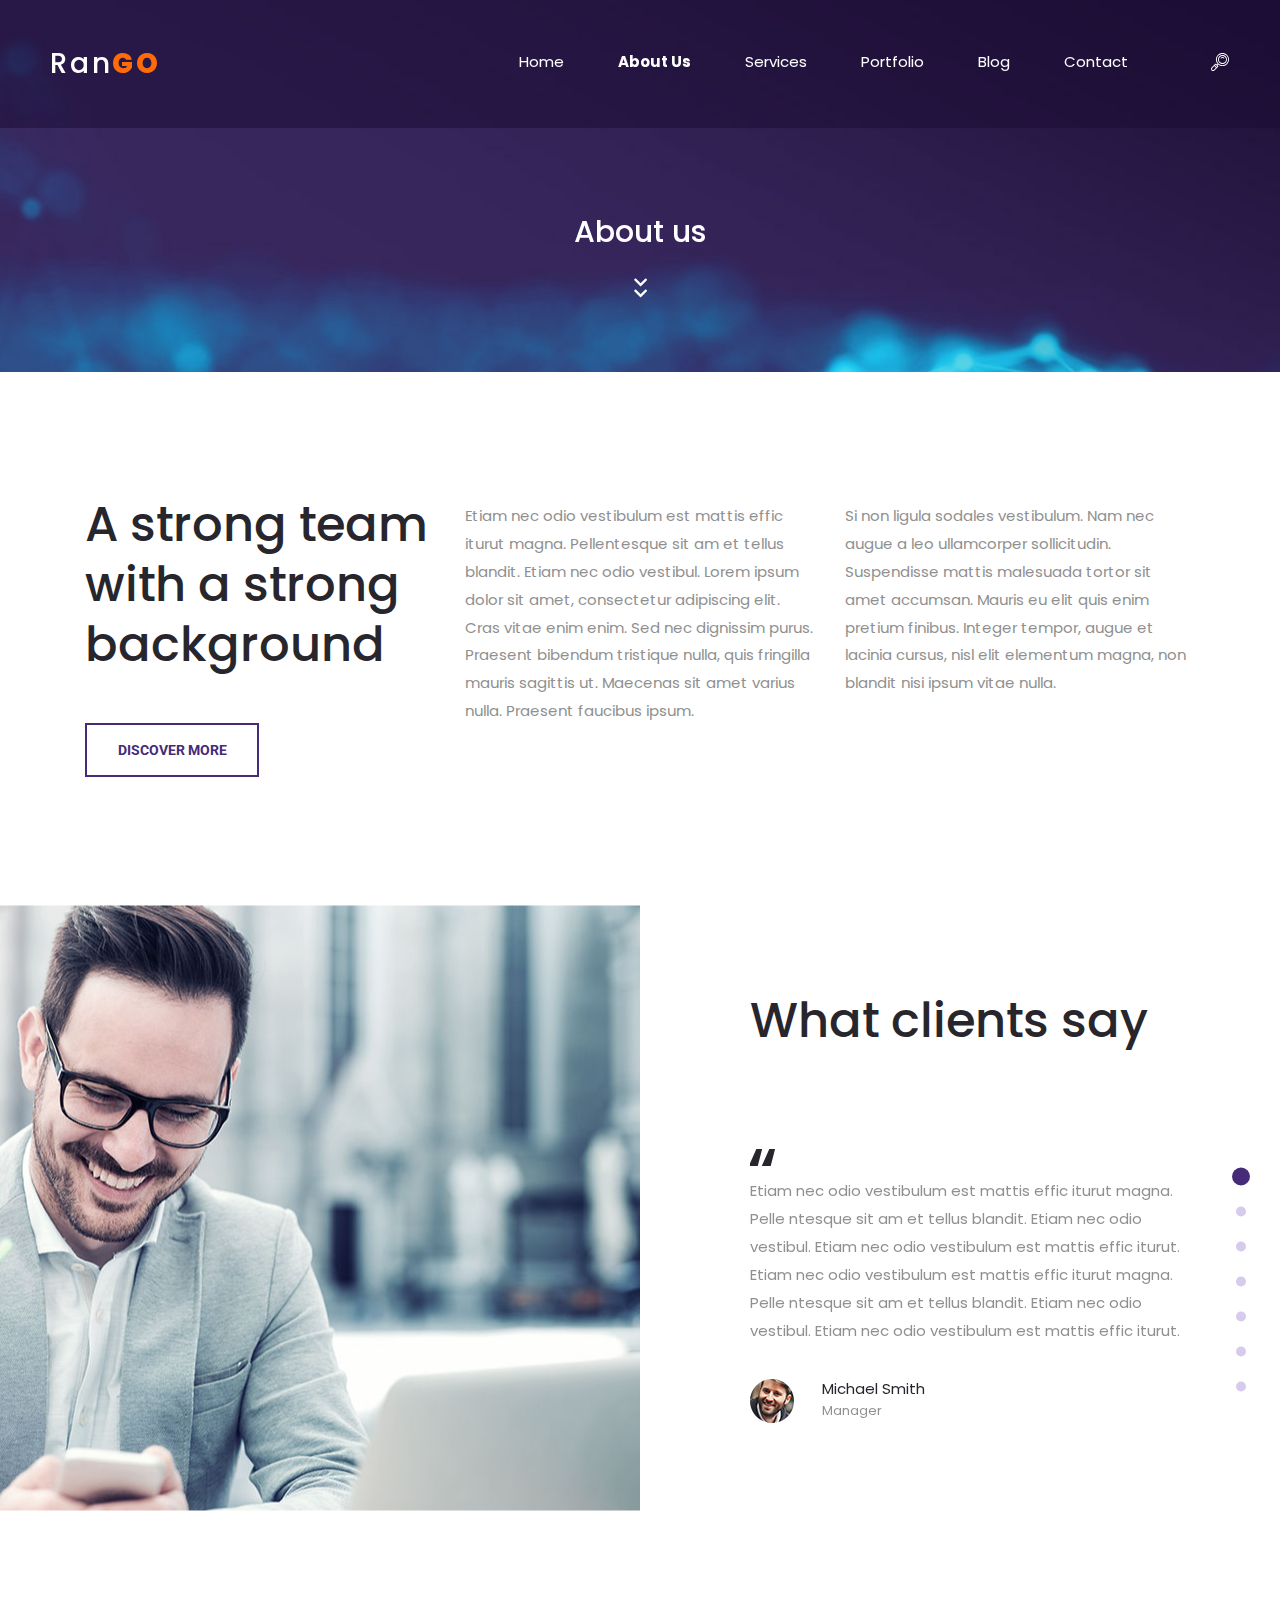
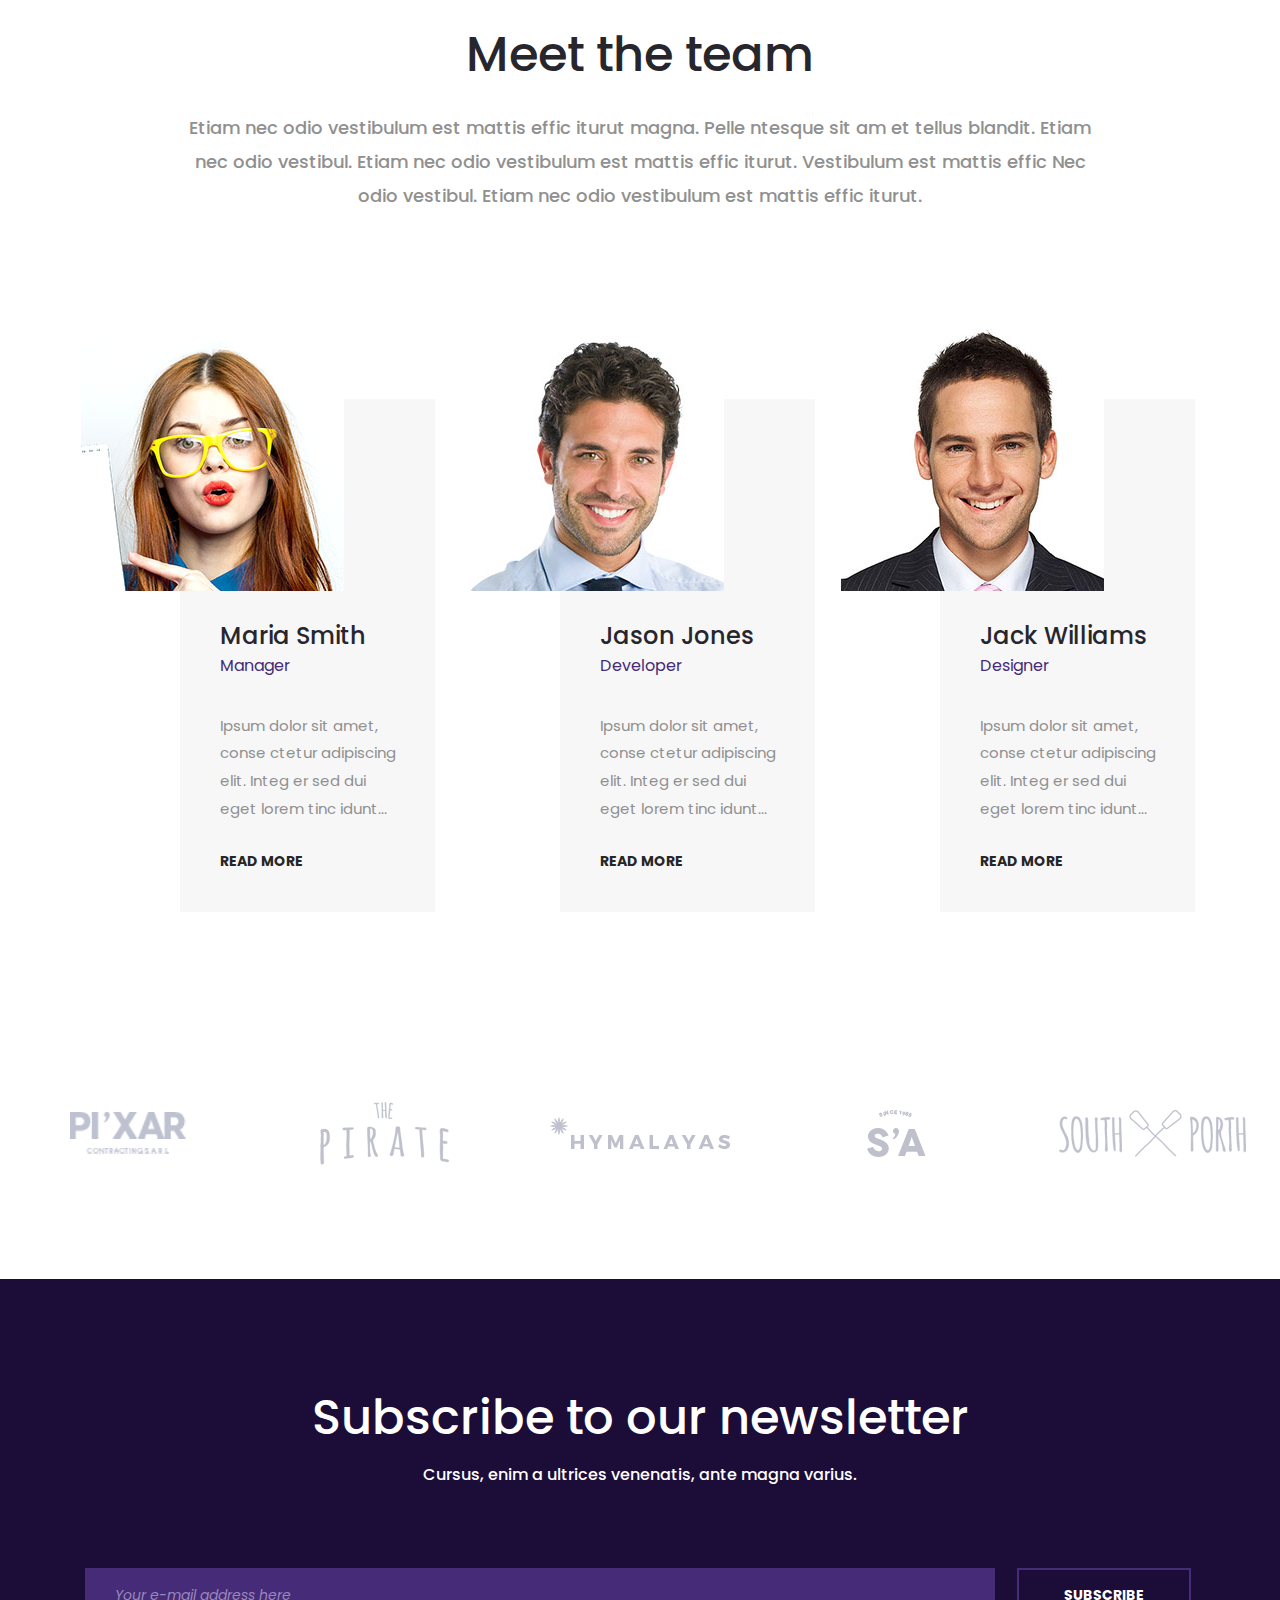
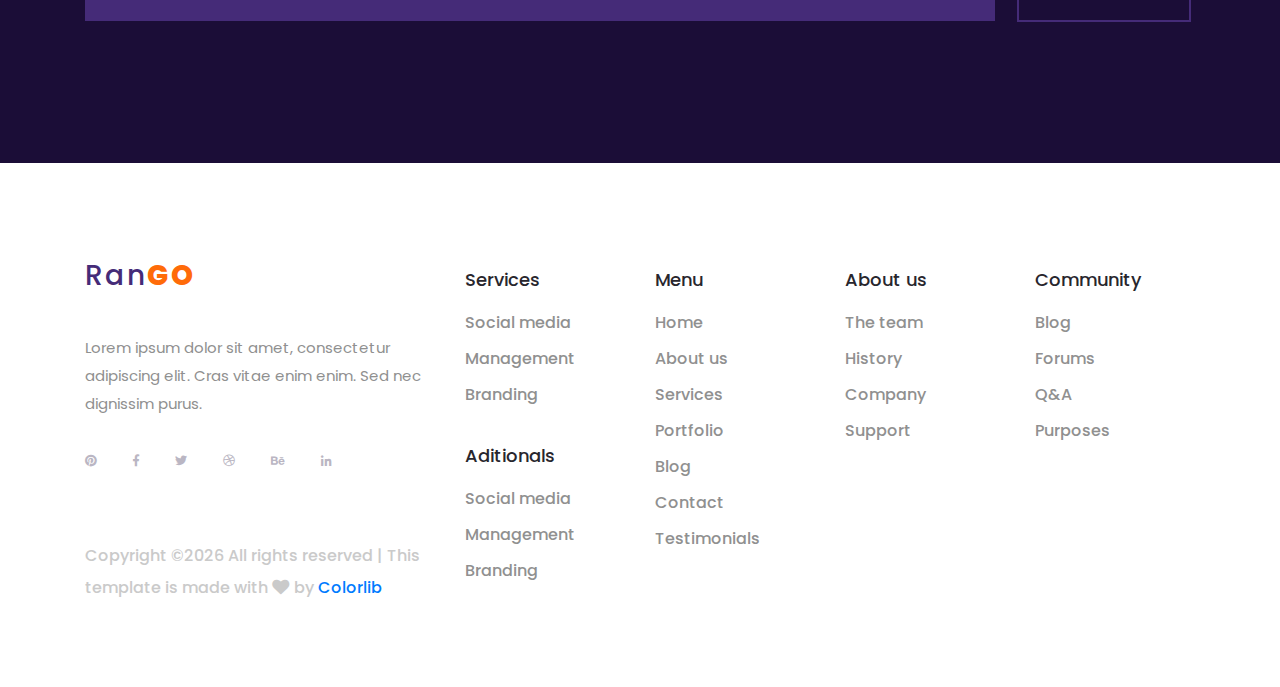
<file: about.html>
<!DOCTYPE html>
<html lang="en">
<head>
<title>RanGO - About</title>
<meta charset="utf-8">
<meta http-equiv="X-UA-Compatible" content="IE=edge">
<meta name="description" content="RanGO Project">
<meta name="viewport" content="width=device-width, initial-scale=1">
<link rel="stylesheet" type="text/css" href="styles/bootstrap4/bootstrap.min.css">
<link href="plugins/fontawesome-free-5.0.1/css/fontawesome-all.css" rel="stylesheet" type="text/css">
<link rel="stylesheet" type="text/css" href="plugins/OwlCarousel2-2.2.1/owl.carousel.css">
<link rel="stylesheet" type="text/css" href="plugins/OwlCarousel2-2.2.1/owl.theme.default.css">
<link rel="stylesheet" type="text/css" href="plugins/OwlCarousel2-2.2.1/animate.css">
<link rel="stylesheet" type="text/css" href="plugins/slick-1.8.0/slick.css">
<link rel="stylesheet" type="text/css" href="styles/about_styles.css">
<link rel="stylesheet" type="text/css" href="styles/about_responsive.css">
</head>

<body>

<div class="super_container">
	
	<!-- Header -->

	<header class="header d-flex flex-row justify-content-end align-items-center trans_200">
		
		<!-- Logo -->
		<div class="logo mr-auto">
			<a href="#">Ran<span>go</span></a>
		</div>

		<!-- Navigation -->
		<nav class="main_nav justify-self-end text-right">
			<ul>
				<li><a href="index.html">Home</a></li>
				<li class="active"><a href="#">About Us</a></li>
				<li><a href="services.html">Services</a></li>
				<li><a href="portfolio.html">Portfolio</a></li>
				<li><a href="blog.html">Blog</a></li>
				<li><a href="contact.html">Contact</a></li>
			</ul>
			
			<!-- Search -->
			<div class="search">
				<div class="search_content d-flex flex-column align-items-center justify-content-center">
					<div class="search_button d-flex flex-column align-items-center justify-content-center">
						<svg version="1.1" id="Layer_1" xmlns="http://www.w3.org/2000/svg" xmlns:xlink="http://www.w3.org/1999/xlink" x="0px" y="0px"
							width="18px" height="18px" viewBox="0 0 100 100" enable-background="new 0 0 100 100" xml:space="preserve">
							<g>
								<g>
									<path class="search_path" fill="#FFFFFF" d="M89.354,10.609c-14.144-14.146-37.157-14.146-51.301,0c-6.852,6.853-10.625,15.964-10.625,25.655
										c0,8.829,3.132,17.174,8.87,23.771l-4.32,4.321l-4.402-4.403c-0.482-0.482-1.137-0.754-1.819-0.754s-1.337,0.271-1.819,0.754
										L3.31,80.584c-2.148,2.147-3.331,5.004-3.331,8.042s1.183,5.895,3.331,8.042C5.457,98.817,8.313,100,11.35,100
										c3.038,0,5.894-1.184,8.041-3.331l20.627-20.631c0.482-0.482,0.753-1.137,0.753-1.819s-0.271-1.337-0.753-1.819l-4.403-4.403
										l4.322-4.322c6.795,5.902,15.28,8.855,23.766,8.855c9.289,0,18.579-3.537,25.65-10.61c6.852-6.853,10.625-15.963,10.625-25.654
										C99.979,26.573,96.205,17.462,89.354,10.609z M15.753,93.029c-1.176,1.177-2.739,1.824-4.403,1.824
										c-1.663,0-3.227-0.648-4.403-1.824c-1.176-1.176-1.823-2.74-1.823-4.403s0.647-3.228,1.824-4.403L18.458,72.71l8.805,8.807
										L15.753,93.029z M30.902,77.878l-8.805-8.807l3.659-3.66l8.806,8.808L30.902,77.878z M85.715,58.28
										c-12.137,12.14-31.886,12.14-44.023,0c-5.88-5.881-9.118-13.699-9.118-22.016c0-8.316,3.238-16.135,9.118-22.016
										c6.069-6.069,14.041-9.104,22.012-9.104c7.972,0,15.943,3.035,22.013,9.104c5.88,5.881,9.117,13.699,9.117,22.016
										S91.596,52.399,85.715,58.28z"></path>
								</g>
							</g>
							<g>
								<g>
									<path class="search_path" fill="#FFFFFF" d="M81.47,18.495c-9.797-9.798-25.736-9.798-35.533,0c-9.796,9.798-9.796,25.741,0,35.539
										c4.898,4.898,11.333,7.349,17.766,7.349c6.435,0,12.868-2.45,17.767-7.349l0,0C91.266,44.235,91.266,28.293,81.47,18.495z
										 M77.831,50.395c-7.79,7.791-20.466,7.791-28.256,0c-7.79-7.792-7.79-20.469,0-28.261c3.896-3.896,9.011-5.843,14.128-5.843
										c5.116,0,10.233,1.948,14.128,5.843C85.621,29.925,85.621,42.603,77.831,50.395z"></path>
								</g>
							</g>
							<g>
								<g>
									<path class="search_path" fill="#FFFFFF" d="M73.283,26.683c-5.282-5.283-13.877-5.283-19.16,0c-1.004,1.005-1.004,2.634,0,3.639
										c1.005,1.005,2.634,1.005,3.639,0c3.276-3.276,8.607-3.276,11.884,0c0.502,0.503,1.16,0.754,1.818,0.754
										c0.659,0,1.317-0.251,1.819-0.754C74.288,29.317,74.288,27.688,73.283,26.683z"></path>
								</g>
							</g>
						</svg>
					</div>

					<form id="search_form" class="search_form bez_1">
						<input type="search" class="search_input bez_1">
					</form>

				</div>
			</div>
		</nav>

		<!-- Hamburger -->
		<div class="hamburger_container bez_1">
			<i class="fas fa-bars trans_200"></i>
		</div>
		
	</header>

	<!-- Menu -->

	<div class="menu_container">
		<div class="menu menu_mm text-right">
			<div class="menu_close"><i class="far fa-times-circle trans_200"></i></div>
			<ul class="menu_mm">
				<li class="menu_mm"><a href="index.html">Home</a></li>
				<li class="menu_mm active"><a href="about.html">About Us</a></li>
				<li class="menu_mm"><a href="services.html">Services</a></li>
				<li class="menu_mm"><a href="portfolio.html">Portfolio</a></li>
				<li class="menu_mm"><a href="blog.html">Blog</a></li>
				<li class="menu_mm"><a href="contact.html">Contact</a></li>
			</ul>
		</div>
	</div>

	<!-- Home -->

	<div class="home">
		<div class="home_background_container prlx_parent">
			<div class="home_background prlx" style="background-image:url(images/home_background.jpg)"></div>
		</div>
		
		<div class="home_title">
			<h2>About us</h2>
			<div class="next_section_scroll">
				<div class="next_section nav_links" data-scroll-to=".icon_boxes">
					<i class="fas fa-chevron-down trans_200"></i>
					<i class="fas fa-chevron-down trans_200"></i>
				</div>
			</div>
		</div>
	
	</div>

	<!-- Icon Boxes -->

	<div class="icon_boxes">
		<div class="container">
			<div class="row">
				<div class="col-lg-4">
					<div class="icon_box_title">
						<h1>A strong team with a strong background</h1>
					</div>
					<div class="button icon_box_button trans_200">
						<a href="#" class="trans_200">discover more</a>
					</div>
				</div>

				<div class="col-lg-4 icon_box_col">

					<!-- Icon Box Item -->
					<div class="icon_box_paragraph">
						<p>Etiam nec odio vestibulum est mattis effic iturut magna. Pellentesque sit am et tellus blandit. Etiam nec odio vestibul. Lorem ipsum dolor sit amet, consectetur adipiscing elit. Cras vitae enim enim. Sed nec dignissim purus. Praesent bibendum tristique nulla, quis fringilla mauris sagittis ut. Maecenas sit amet varius nulla. Praesent faucibus ipsum.</p>
					</div>

				</div>

				<div class="col-lg-4 icon_box_col">

					<!-- Icon Box Item -->
					<div class="icon_box_paragraph">
						<p>Si non ligula sodales vestibulum. Nam nec augue a leo ullamcorper sollicitudin. Suspendisse mattis malesuada tortor sit amet accumsan. Mauris eu elit quis enim pretium finibus. Integer tempor, augue et lacinia cursus, nisl elit elementum magna, non blandit nisi ipsum vitae nulla. </p>
					</div>
					
				</div>
			</div>
		</div>
	</div>

	<!-- Vertical Slider Section -->

	<div class="v_slider_section">
		<div class="container fill_height">
			<div class="row fill_height">

				<div class="col-lg-6 v_slider_section_image">
					<div class="v_slider_image">
						<img src="images/testimonials.jpg" alt="">
					</div>
				</div>

				<div class="col-lg-5 offset-lg-1 v_slider_content d-flex flex-column justify-content-center">
					
					<!-- Testimonials Slider -->
					<div class="v_slider_title">
						<h1>What clients say</h1>
					</div>

					<div class="v_slider_container">

						<!-- Vertical Slider -->
						<div class="v_slider">

							<!-- Vertical Slider Item -->
							<div class="v_slider_item">
								<span>“</span>
								<p>Etiam nec odio vestibulum est mattis effic iturut magna. Pelle ntesque sit am et tellus blandit. Etiam nec odio vestibul. Etiam nec odio vestibulum est mattis effic iturut. Etiam nec odio vestibulum est mattis effic iturut magna. Pelle ntesque sit am et tellus blandit. Etiam nec odio vestibul. Etiam nec odio vestibulum est mattis effic iturut.</p>
								<div class="person d-flex flex-row">
									<div class="person_image">
										<img src="images/person_1.png" alt="">
									</div>
									<div class="person_meta">
										<div class="person_name">Michael Smith</div>
										<div class="person_title">Manager</div>
									</div>
								</div>
							</div>

							<!-- Vertical Slider Item -->
							<div class="v_slider_item">
								<span>“</span>
								<p>Etiam nec odio vestibulum est mattis effic iturut magna. Pelle ntesque sit am et tellus blandit. Etiam nec odio vestibul. Etiam nec odio vestibulum est mattis effic iturut. Etiam nec odio vestibulum est mattis effic iturut magna. Pelle ntesque sit am et tellus blandit. Etiam nec odio vestibul. Etiam nec odio vestibulum est mattis effic iturut.</p>
								<div class="person d-flex flex-row">
									<div class="person_image">
										<img src="images/person_1.png" alt="">
									</div>
									<div class="person_meta">
										<div class="person_name">Michael Smith</div>
										<div class="person_title">Manager</div>
									</div>
								</div>
							</div>

							<!-- Vertical Slider Item -->
							<div class="v_slider_item">
								<span>“</span>
								<p>Etiam nec odio vestibulum est mattis effic iturut magna. Pelle ntesque sit am et tellus blandit. Etiam nec odio vestibul. Etiam nec odio vestibulum est mattis effic iturut. Etiam nec odio vestibulum est mattis effic iturut magna. Pelle ntesque sit am et tellus blandit. Etiam nec odio vestibul. Etiam nec odio vestibulum est mattis effic iturut.</p>
								<div class="person d-flex flex-row">
									<div class="person_image">
										<img src="images/person_1.png" alt="">
									</div>
									<div class="person_meta">
										<div class="person_name">Michael Smith</div>
										<div class="person_title">Manager</div>
									</div>
								</div>
							</div>

							<!-- Vertical Slider Item -->
							<div class="v_slider_item">
								<span>“</span>
								<p>Etiam nec odio vestibulum est mattis effic iturut magna. Pelle ntesque sit am et tellus blandit. Etiam nec odio vestibul. Etiam nec odio vestibulum est mattis effic iturut. Etiam nec odio vestibulum est mattis effic iturut magna. Pelle ntesque sit am et tellus blandit. Etiam nec odio vestibul. Etiam nec odio vestibulum est mattis effic iturut.</p>
								<div class="person d-flex flex-row">
									<div class="person_image">
										<img src="images/person_1.png" alt="">
									</div>
									<div class="person_meta">
										<div class="person_name">Michael Smith</div>
										<div class="person_title">Manager</div>
									</div>
								</div>
							</div>

							<!-- Vertical Slider Item -->
							<div class="v_slider_item">
								<span>“</span>
								<p>Etiam nec odio vestibulum est mattis effic iturut magna. Pelle ntesque sit am et tellus blandit. Etiam nec odio vestibul. Etiam nec odio vestibulum est mattis effic iturut. Etiam nec odio vestibulum est mattis effic iturut magna. Pelle ntesque sit am et tellus blandit. Etiam nec odio vestibul. Etiam nec odio vestibulum est mattis effic iturut.</p>
								<div class="person d-flex flex-row">
									<div class="person_image">
										<img src="images/person_1.png" alt="">
									</div>
									<div class="person_meta">
										<div class="person_name">Michael Smith</div>
										<div class="person_title">Manager</div>
									</div>
								</div>
							</div>

							<!-- Vertical Slider Item -->
							<div class="v_slider_item">
								<span>“</span>
								<p>Etiam nec odio vestibulum est mattis effic iturut magna. Pelle ntesque sit am et tellus blandit. Etiam nec odio vestibul. Etiam nec odio vestibulum est mattis effic iturut. Etiam nec odio vestibulum est mattis effic iturut magna. Pelle ntesque sit am et tellus blandit. Etiam nec odio vestibul. Etiam nec odio vestibulum est mattis effic iturut.</p>
								<div class="person d-flex flex-row">
									<div class="person_image">
										<img src="images/person_1.png" alt="">
									</div>
									<div class="person_meta">
										<div class="person_name">Michael Smith</div>
										<div class="person_title">Manager</div>
									</div>
								</div>
							</div>

							<!-- Vertical Slider Item -->
							<div class="v_slider_item">
								<span>“</span>
								<p>Etiam nec odio vestibulum est mattis effic iturut magna. Pelle ntesque sit am et tellus blandit. Etiam nec odio vestibul. Etiam nec odio vestibulum est mattis effic iturut. Etiam nec odio vestibulum est mattis effic iturut magna. Pelle ntesque sit am et tellus blandit. Etiam nec odio vestibul. Etiam nec odio vestibulum est mattis effic iturut.</p>
								<div class="person d-flex flex-row">
									<div class="person_image">
										<img src="images/person_1.png" alt="">
									</div>
									<div class="person_meta">
										<div class="person_name">Michael Smith</div>
										<div class="person_title">Manager</div>
									</div>
								</div>
							</div>

						</div>
					</div>
				</div>

			</div>
		</div>
	</div>

	<!-- Team -->

	<div class="team">
		<div class="container">
			<div class="row">
				<div class="col-lg-10 offset-lg-1 text-lg-center text-left team_title">
					<h1>Meet the team</h1>
					<p>Etiam nec odio vestibulum est mattis effic iturut magna. Pelle ntesque sit am et tellus blandit. Etiam nec odio vestibul. Etiam nec odio vestibulum est mattis effic iturut.  Vestibulum est mattis effic Nec odio vestibul. Etiam nec odio vestibulum est mattis effic iturut.  </p>
				</div>
			</div>
			<div class="row">
				
				<!-- Team Item -->
				<div class="col-xl-3 col-lg-4 offset-xl-1 team_col">
					<div class="team_container trans_200">
						<div class="team_member_image"><img src="images/team_1.jpg" alt=""></div>
						<div class="team_member_content">
							<div class="team_member_name">Maria Smith</div>
							<div class="team_member_title">Manager</div>
							<p>Ipsum dolor sit amet, conse ctetur adipiscing elit. Integ er sed dui eget lorem tinc idunt...</p>
							<div class="team_member_link"><a href="#">read more</a></div>
						</div>
					</div>
				</div>
				
				<!-- Team Item -->
				<div class="col-xl-3 col-lg-4 offset-xl-1 team_col">
					<div class="team_container trans_200">
						<div class="team_member_image"><img src="images/team_2.jpg" alt=""></div>
						<div class="team_member_content">
							<div class="team_member_name">Jason Jones</div>
							<div class="team_member_title">Developer</div>
							<p>Ipsum dolor sit amet, conse ctetur adipiscing elit. Integ er sed dui eget lorem tinc idunt...</p>
							<div class="team_member_link"><a href="#">read more</a></div>
						</div>
					</div>
				</div>
				
				<!-- Team Item -->
				<div class="col-xl-3 col-lg-4 offset-xl-1 team_col">
					<div class="team_container trans_200">
						<div class="team_member_image"><img src="images/team_3.jpg" alt=""></div>
						<div class="team_member_content">
							<div class="team_member_name">Jack Williams</div>
							<div class="team_member_title">Designer</div>
							<p>Ipsum dolor sit amet, conse ctetur adipiscing elit. Integ er sed dui eget lorem tinc idunt...</p>
							<div class="team_member_link"><a href="#">read more</a></div>
						</div>
					</div>
				</div>

			</div>
		</div>
	</div>

	<!-- Clients -->

	<div class="clients">
		<!-- Clients Slider -->

		<div class="clients_slider_container">
			<div class="owl-carousel owl-theme clients_slider">

				<!-- Slider Item -->
				<div class="owl-item clients_item">
					<div class="client_item_background trans_200">
						<img src="images/client_1.png" alt="">
					</div>
				</div>

				<!-- Slider Item -->
				<div class="owl-item clients_item">
					<div class="client_item_background trans_200">
						<img src="images/client_2.png" alt="">
					</div>
				</div>

				<!-- Slider Item -->
				<div class="owl-item clients_item">
					<div class="client_item_background trans_200">
						<img src="images/client_3.png" alt="">
					</div>
				</div>

				<!-- Slider Item -->
				<div class="owl-item clients_item">
					<div class="client_item_background trans_200">
						<img src="images/client_4.png" alt="">
					</div>
				</div>

				<!-- Slider Item -->
				<div class="owl-item clients_item">
					<div class="client_item_background trans_200">
						<img src="images/client_5.png" alt="">
					</div>
				</div>

			</div>
		</div>
	</div>

	<!-- Newsletter -->

	<div class="newsletter">
		<div class="container">
			<div class="row">
				<div class="col text-lg-center text-left">
					<div class="newsletter_content">

						<!-- Newsletter Title -->
						<div class="newsletter_title">
							<h1>Subscribe to our newsletter</h1>
							<span>Cursus, enim a ultrices venenatis, ante magna varius.</span>
						</div>
						
						<!-- Newsletter Form -->
						<div class="newsletter_form_container">
							<form action="#">
								<div class="input-group">
									<input type="email" class="newsletter_email" placeholder="Your e-mail address here" required="required" data-error="Valid email address is required.">
									<button id="newsletter_form_submit" type="submit" class="button newsletter_submit_button trans_200" value="Submit">
										subscribe
									</button>
								</div>
									
							</form>
						</div>

					</div>
				</div>
			</div>
		</div>
	</div>

	<!-- Footer -->

	<footer class="footer">
		<div class="container">
			<div class="row">
				
				<div class="col-lg-4">

					<!-- Footer Intro -->
					<div class="footer_intro">

						<!-- Logo -->
						<div class="logo footer_logo">
							<a href="#">Ran<span>go</span></a>
						</div>

						<p>Lorem ipsum dolor sit amet, consectetur adipiscing elit. Cras vitae enim enim. Sed nec dignissim purus.</p>
						
						<!-- Social -->
						<div class="footer_social">
							<ul>
								<li><a href="#"><i class="fab fa-pinterest"></i></a></li>
								<li><a href="#"><i class="fab fa-facebook-f"></i></a></li>
								<li><a href="#"><i class="fab fa-twitter"></i></a></li>
								<li><a href="#"><i class="fab fa-dribbble"></i></a></li>
								<li><a href="#"><i class="fab fa-behance"></i></a></li>
								<li><a href="#"><i class="fab fa-linkedin-in"></i></a></li>
							</ul>
						</div>
						
						<!-- Copyright -->
						<div class="footer_cr"><!-- Link back to Colorlib can't be removed. Template is licensed under CC BY 3.0. -->
Copyright &copy;<script>document.write(new Date().getFullYear());</script> All rights reserved | This template is made with <i class="fa fa-heart" aria-hidden="true"></i> by <a href="https://colorlib.com" target="_blank">Colorlib</a>
<!-- Link back to Colorlib can't be removed. Template is licensed under CC BY 3.0. --></div>

					</div>

				</div>
				
				<!-- Footer Services -->
				<div class="col-lg-2">

					<div class="footer_col">
						<div class="footer_col_title">Services</div>
						<ul>
							<li><a href="#">Social media</a></li>
							<li><a href="#">Management</a></li>
							<li><a href="#">Branding</a></li>
						</ul>
					</div>
					
					<div class="footer_col">
						<div class="footer_col_title">Aditionals</div>
						<ul>
							<li><a href="#">Social media</a></li>
							<li><a href="#">Management</a></li>
							<li><a href="#">Branding</a></li>
						</ul>
					</div>

				</div>

				<!-- Footer Menu -->
				<div class="col-lg-2">

					<div class="footer_col">
						<div class="footer_col_title">Menu</div>
						<ul>
							<li><a href="#">Home</a></li>
							<li><a href="#">About us</a></li>
							<li><a href="#">Services</a></li>
							<li><a href="#">Portfolio</a></li>
							<li><a href="#">Blog</a></li>
							<li><a href="#">Contact</a></li>
							<li><a href="#">Testimonials</a></li>
						</ul>
					</div>

				</div>

				<!-- Footer About -->
				<div class="col-lg-2">

					<div class="footer_col">
						<div class="footer_col_title">About us</div>
						<ul>
							<li><a href="#">The team</a></li>
							<li><a href="#">History</a></li>
							<li><a href="#">Company</a></li>
							<li><a href="#">Support</a></li>
						</ul>
					</div>

				</div>

				<!-- Footer Community -->
				<div class="col-lg-2">

					<div class="footer_col">
						<div class="footer_col_title">Community</div>
						<ul>
							<li><a href="#">Blog</a></li>
							<li><a href="#">Forums</a></li>
							<li><a href="#">Q&A</a></li>
							<li><a href="#">Purposes</a></li>
						</ul>
					</div>

				</div>

			</div>

			<div class="row">
				<div class="col">
					<!-- Copyright -->
					<div class="footer_cr_2">2017 All rights reserved</div>
				</div>
			</div>
		</div>
	</footer>

</div>

<script src="js/jquery-3.2.1.min.js"></script>
<script src="styles/bootstrap4/popper.js"></script>
<script src="styles/bootstrap4/bootstrap.min.js"></script>
<script src="plugins/greensock/TweenMax.min.js"></script>
<script src="plugins/greensock/TimelineMax.min.js"></script>
<script src="plugins/scrollmagic/ScrollMagic.min.js"></script>
<script src="plugins/greensock/animation.gsap.min.js"></script>
<script src="plugins/greensock/ScrollToPlugin.min.js"></script>
<script src="plugins/slick-1.8.0/slick.js"></script>
<script src="plugins/OwlCarousel2-2.2.1/owl.carousel.js"></script>
<script src="plugins/scrollTo/jquery.scrollTo.min.js"></script>
<script src="plugins/easing/easing.js"></script>
<script src="js/about_custom.js"></script>
</body>

</html>
</file>
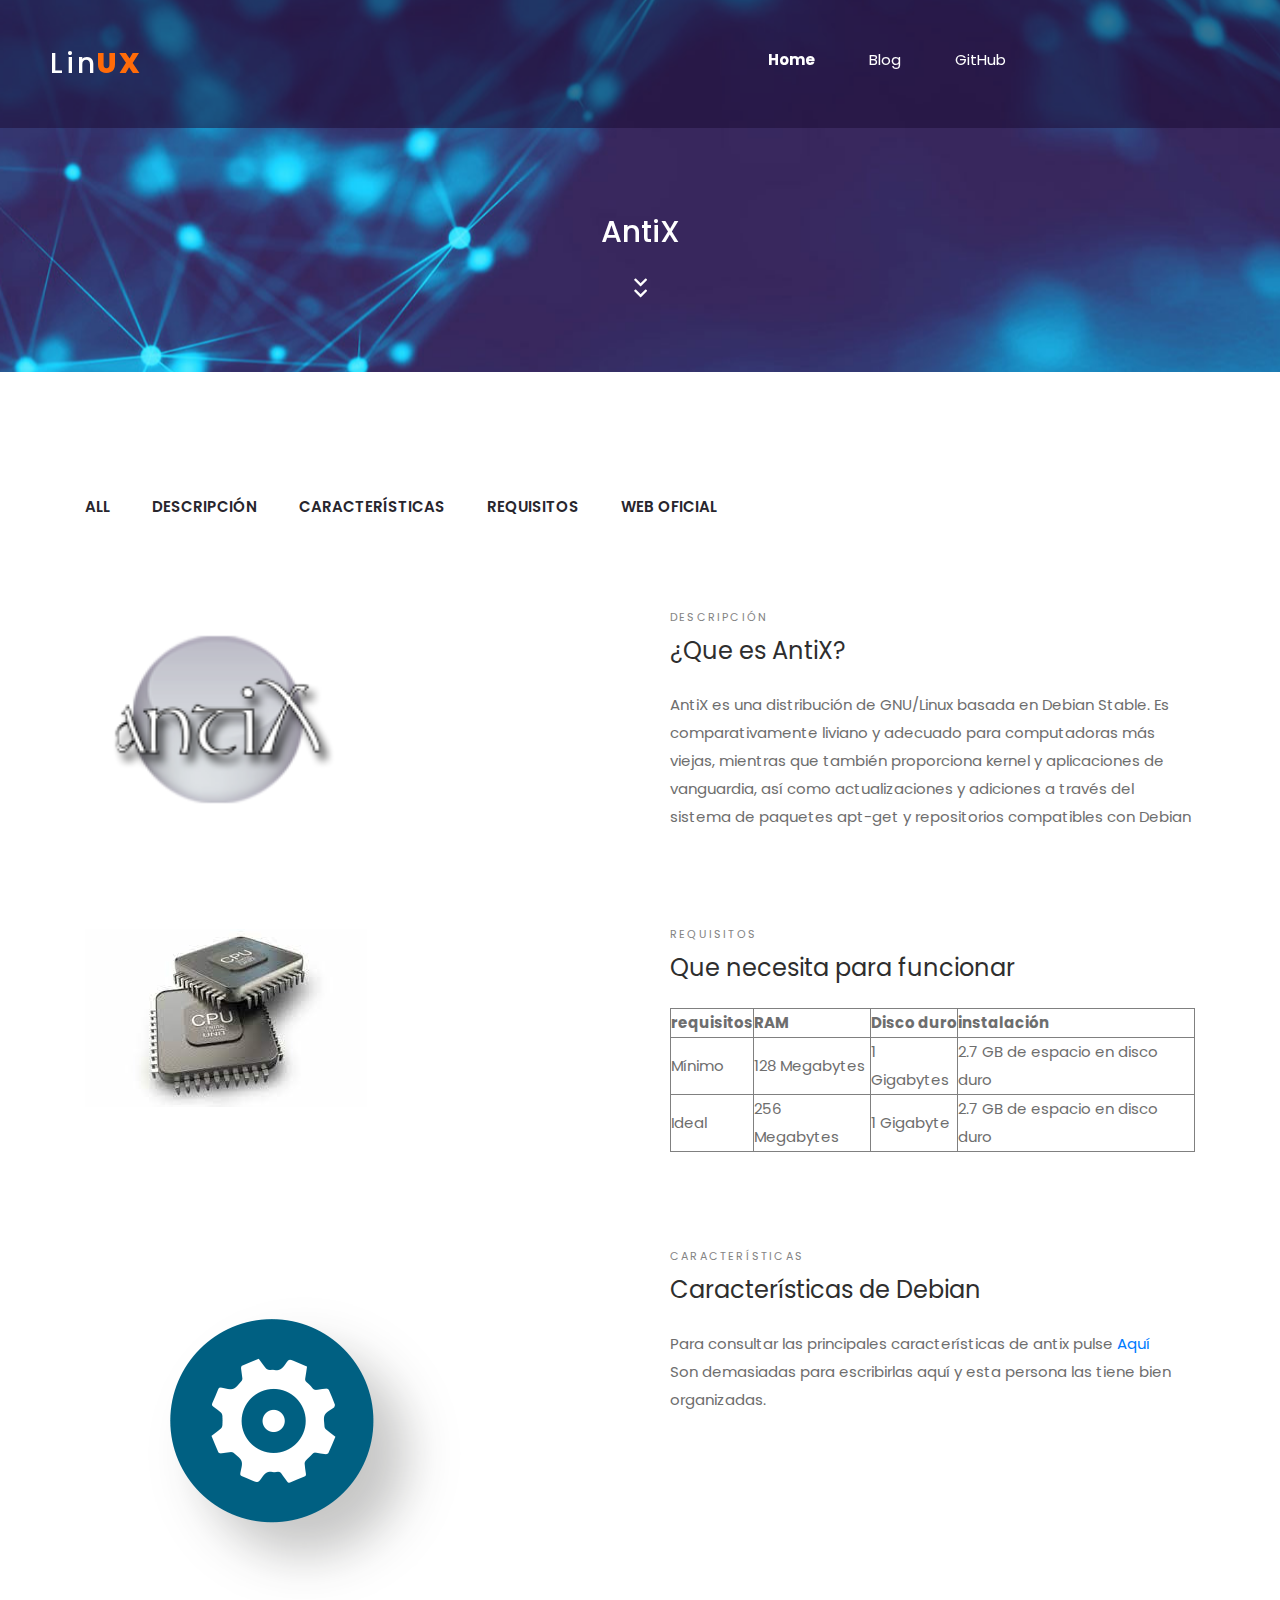
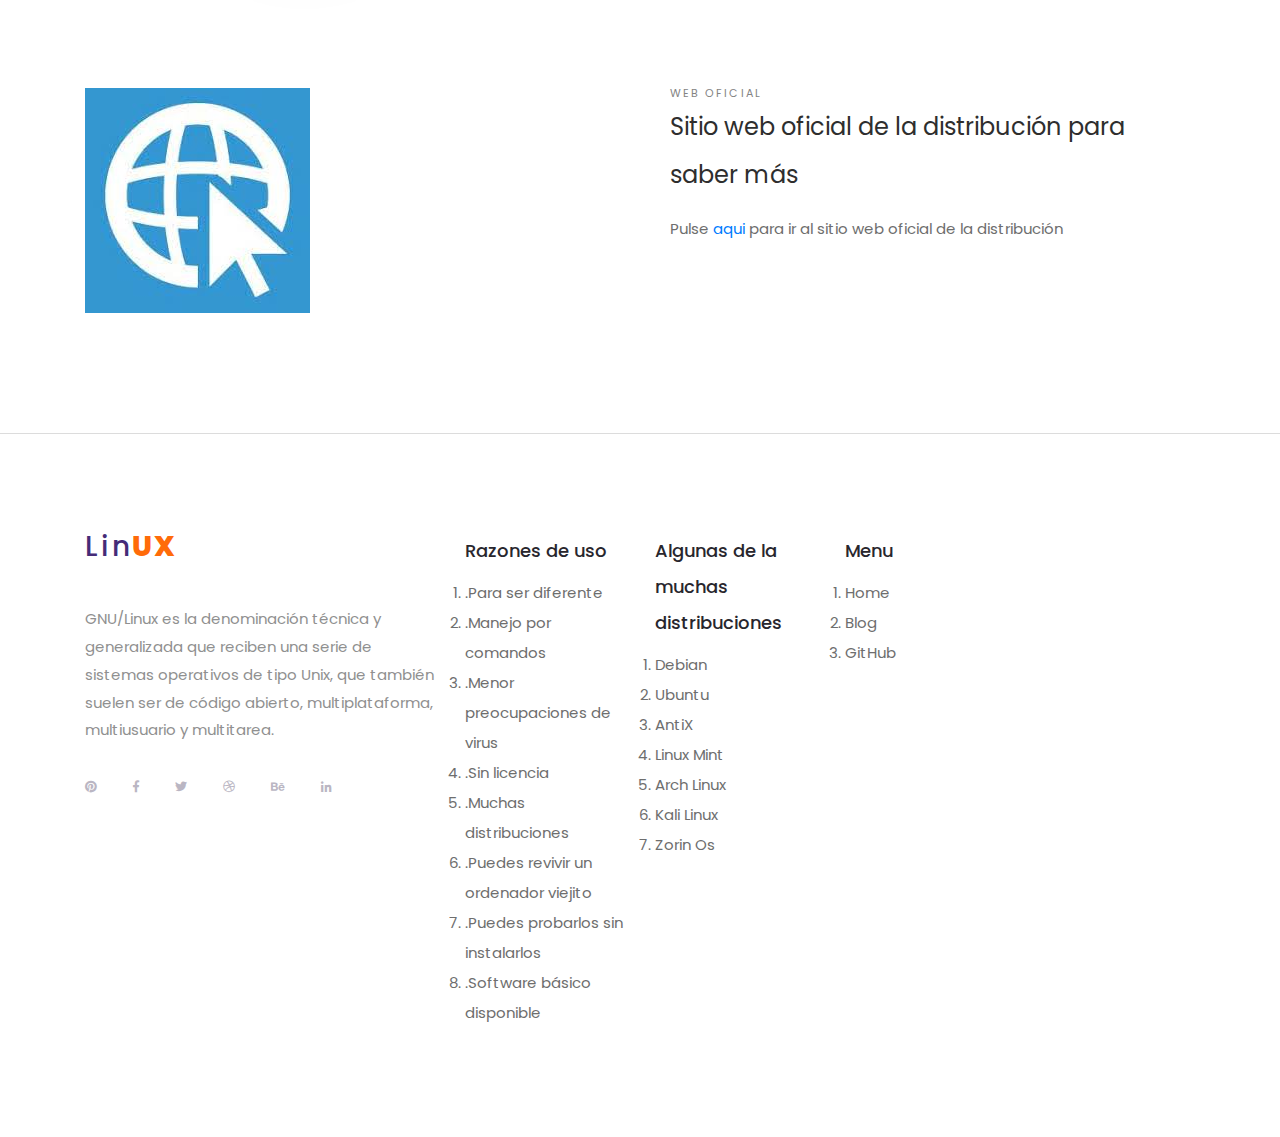
<file: antix.html>
<!DOCTYPE html>
<html lang="en">
<head>
<title>RanGO - AntiX</title>
<meta charset="utf-8">
<meta http-equiv="X-UA-Compatible" content="IE=edge">
<meta name="description" content="RanGO Project">
<meta name="viewport" content="width=device-width, initial-scale=1">
<link rel="icon" href="images/tux.ico" type="image/png" />
<link rel="stylesheet" type="text/css" href="styles/bootstrap4/bootstrap.min.css">
<link href="plugins/fontawesome-free-5.0.1/css/fontawesome-all.css" rel="stylesheet" type="text/css">
<link rel="stylesheet" type="text/css" href="styles/portfolio_styles.css">
<link rel="stylesheet" type="text/css" href="styles/portfolio_responsive.css">
</head>

<body>

<div class="super_container">
	
	<!-- Header -->

	<header class="header d-flex flex-row justify-content-end align-items-center trans_200">
		
		<!-- Logo -->
		<div class="logo mr-auto">
			<a href="#">Lin<span>ux</span></a>
		</div>

		<!-- Navigation -->
		<nav class="main_nav justify-self-end text-right">
			<ul>
				<li class="active"><a href="index.html">Home</a></li>
				<li><a href="https://linuxpsmrworks.business.blog/">Blog</a></li>
				<li><a href="https://github.com/Felg-Ts">GitHub</a></li>
				<li><a></a></li>
				<li><a></a></li>
				<li><a></a></li>
			</ul>
			
			<!-- Search -->
			<div class="search">

			</div>
		</nav>
		
	</header>

	<!-- Home -->

	<div class="home">
		<div class="home_background_container prlx_parent">
			<div class="home_background prlx" style="background-image:url(images/portfolio_background.jpg)"></div>
		</div>
		
		<div class="home_title">
			<h2>AntiX</h2>
			<div class="next_section_scroll">
				<div class="next_section nav_links" data-scroll-to=".portfolio">
					<i class="fas fa-chevron-down trans_200"></i>
					<i class="fas fa-chevron-down trans_200"></i>
				</div>
			</div>
		</div>
	
	</div>

	<!-- Portfolio -->

	<div class="portfolio">
		
		<div class="container">
			<div class="row">
				
				<div class="col">
					<div class="portfolio_categories button-group filters-button-group">
						<ul>
							<li class="portfolio_category active is-checked" data-filter="*">all</li>
							<li class="portfolio_category" data-filter=".branding">descripción</li>
							<li class="portfolio_category" data-filter=".graphic_design">características</li>
							<li class="portfolio_category" data-filter=".motion_graphic">requisitos</li>
							<li class="portfolio_category" data-filter=".web_design">web oficial</li>
						</ul>
					</div>
				</div>

			</div>

			<div class="row">
				<div class="col">
					
					<div class="portfolio_items product-grid">

						<!-- Portfolio Item -->
						<div class="card branding">
							<div class="card_image">
								<img class="card_image" src="images/antiX.png" alt="">
							</div>
							
							<div class="card-body">
								<div class="card-header">descripción</div>
								<div class="card-title">¿Que es AntiX?</div>
								<div class="card-text">AntiX es una distribución de GNU/Linux basada en Debian Stable. Es comparativamente liviano y adecuado para computadoras más viejas, mientras que también proporciona kernel y aplicaciones de vanguardia, así como actualizaciones y adiciones a través del sistema de paquetes apt-get y repositorios compatibles con Debian</div>
							</div>
						</div>

						<!-- Portfolio Item -->
						<div class="card motion_graphic">
							<div class="card_image">
								<img class="" src="images/rqm.jpg" alt="">
							</div>
							
							<div class="card-body">
								<div class="card-header">requisitos</div>
								<div class="card-title">Que necesita para funcionar</div>
								<div class="card-text"><table class="tftable" border="1">
									<tr><th>requisitos</th><th>RAM</th><th>Disco duro</th><th>instalación</th></tr>
									<tr><td>Mínimo</td><td>128 Megabytes</td><td>1 Gigabytes</td><td>2.7 GB de espacio en disco duro</td></tr>
									<tr><td>Ideal</td><td>256 Megabytes</td><td>1 Gigabyte</td><td>2.7 GB de espacio en disco duro</td></tr>
									</table>
									
									</div>
							</div>
						</div>

						<!-- Portfolio Item -->
						<div class="card graphic_design">
							<div class="card_image">
								<img class="" src="images/crt.png" alt="">
							</div>
							
							<div class="card-body">
								<div class="card-header">características</div>
								<div class="card-title">Características de Debian</div>
								<div class="card-text">Para consultar las principales características de antix pulse <a href="https://www.ecured.cu/AntiX">Aquí</a> <br>
									Son demasiadas para escribirlas aquí y esta persona las tiene bien organizadas.
							</div>
							</div>
						</div>

						<!-- Portfolio Item -->
						<div class="card web_design">
							<div class="card_image">
								<img class="" src="images/owb.jpg" alt="">
							</div>
							
							<div class="card-body">
								<div class="card-header">web oficial</div>
								<div class="card-title">Sitio web oficial de la distribución para saber más</div>
								<div class="card-text">Pulse<a href="https://antixlinux.com/"> aqui </a>para ir al sitio web oficial de la distribución</div>
							</div>
						</div>

					</div>
						
				</div>
			</div>
		</div>
	</div>

	<!-- Footer -->

	<!-- Footer -->

	<footer class="footer">
		<div class="container">
			<div class="row">
				
				<div class="col-lg-4">

					<!-- Footer Intro -->
					<div class="footer_intro">

						<!-- Logo -->
						<div class="logo footer_logo">
							<a href="#">Lin<span>ux</span></a>
						</div>

						<p>GNU/Linux es la denominación técnica y generalizada que reciben una serie de sistemas operativos de tipo Unix, que también suelen ser de código abierto, multiplataforma, multiusuario y multitarea.</p>
						
						<!-- Social -->
						<div class="footer_social">
							<ul>
								<li><a href="#"><i class="fab fa-pinterest"></i></a></li>
								<li><a href="#"><i class="fab fa-facebook-f"></i></a></li>
								<li><a href="#"><i class="fab fa-twitter"></i></a></li>
								<li><a href="#"><i class="fab fa-dribbble"></i></a></li>
								<li><a href="#"><i class="fab fa-behance"></i></a></li>
								<li><a href="#"><i class="fab fa-linkedin-in"></i></a></li>
							</ul>
						</div>
						
						<!-- Copyright -->
						<div class="footer_cr"></div>

					</div>

				</div>
				
				<!-- Footer Services -->
				<div class="col-lg-2">

					<div class="footer_col">
						<div class="footer_col_title">Razones de uso</div>
						<ol>
							<li><a>.Para ser diferente</a></li>
							<li><a>.Manejo por comandos</a></li>
							<li><a>.Menor preocupaciones de virus</a></li>
							<li><a>.Sin licencia</a></li>
							<li><a>.Muchas distribuciones</a></li>
							<li><a>.Puedes revivir un ordenador viejito</a></li>
							<li><a>.Puedes probarlos sin instalarlos</a></li>
							<li><a>.Software básico disponible</a></li>
						</ol>
					</div>

					<div class="footer_col">
						<div class="footer_col_title"></div>
					</div>

				</div>

				<!-- Footer About -->
				<div class="col-lg-2">

					<div class="footer_col">
						<div class="footer_col_title">Algunas de la muchas distribuciones</div>
						<ol>
							<li><a>Debian</a></li>
							<li><a>Ubuntu</a></li>
							<li><a>AntiX</a></li>
							<li><a>Linux Mint</a></li>
							<li><a>Arch Linux</a></li>
							<li><a>Kali Linux</a></li>
							<li><a>Zorin Os</a></li>
						</ol>
					</div>

				</div>
				
				<!-- Footer Menu -->
				<div class="col-lg-2">

					<div class="footer_col">
						<div class="footer_col_title">Menu</div>
						<ol>
							<li><a>Home</a></li>
							<li><a>Blog</a></li>
							<li><a>GitHub</a></li>
						</ol>
					</div>

				</div>

			</div>

		</div>
	</footer>

</div>

<script src="js/jquery-3.2.1.min.js"></script>
<script src="styles/bootstrap4/popper.js"></script>
<script src="styles/bootstrap4/bootstrap.min.js"></script>
<script src="plugins/greensock/TweenMax.min.js"></script>
<script src="plugins/greensock/TimelineMax.min.js"></script>
<script src="plugins/scrollmagic/ScrollMagic.min.js"></script>
<script src="plugins/greensock/animation.gsap.min.js"></script>
<script src="plugins/greensock/ScrollToPlugin.min.js"></script>
<script src="plugins/Isotope/isotope.pkgd.min.js"></script>
<script src="plugins/scrollTo/jquery.scrollTo.min.js"></script>
<script src="plugins/easing/easing.js"></script>
<script src="js/portfolio_custom.js"></script>
</body>

</html>
</file>
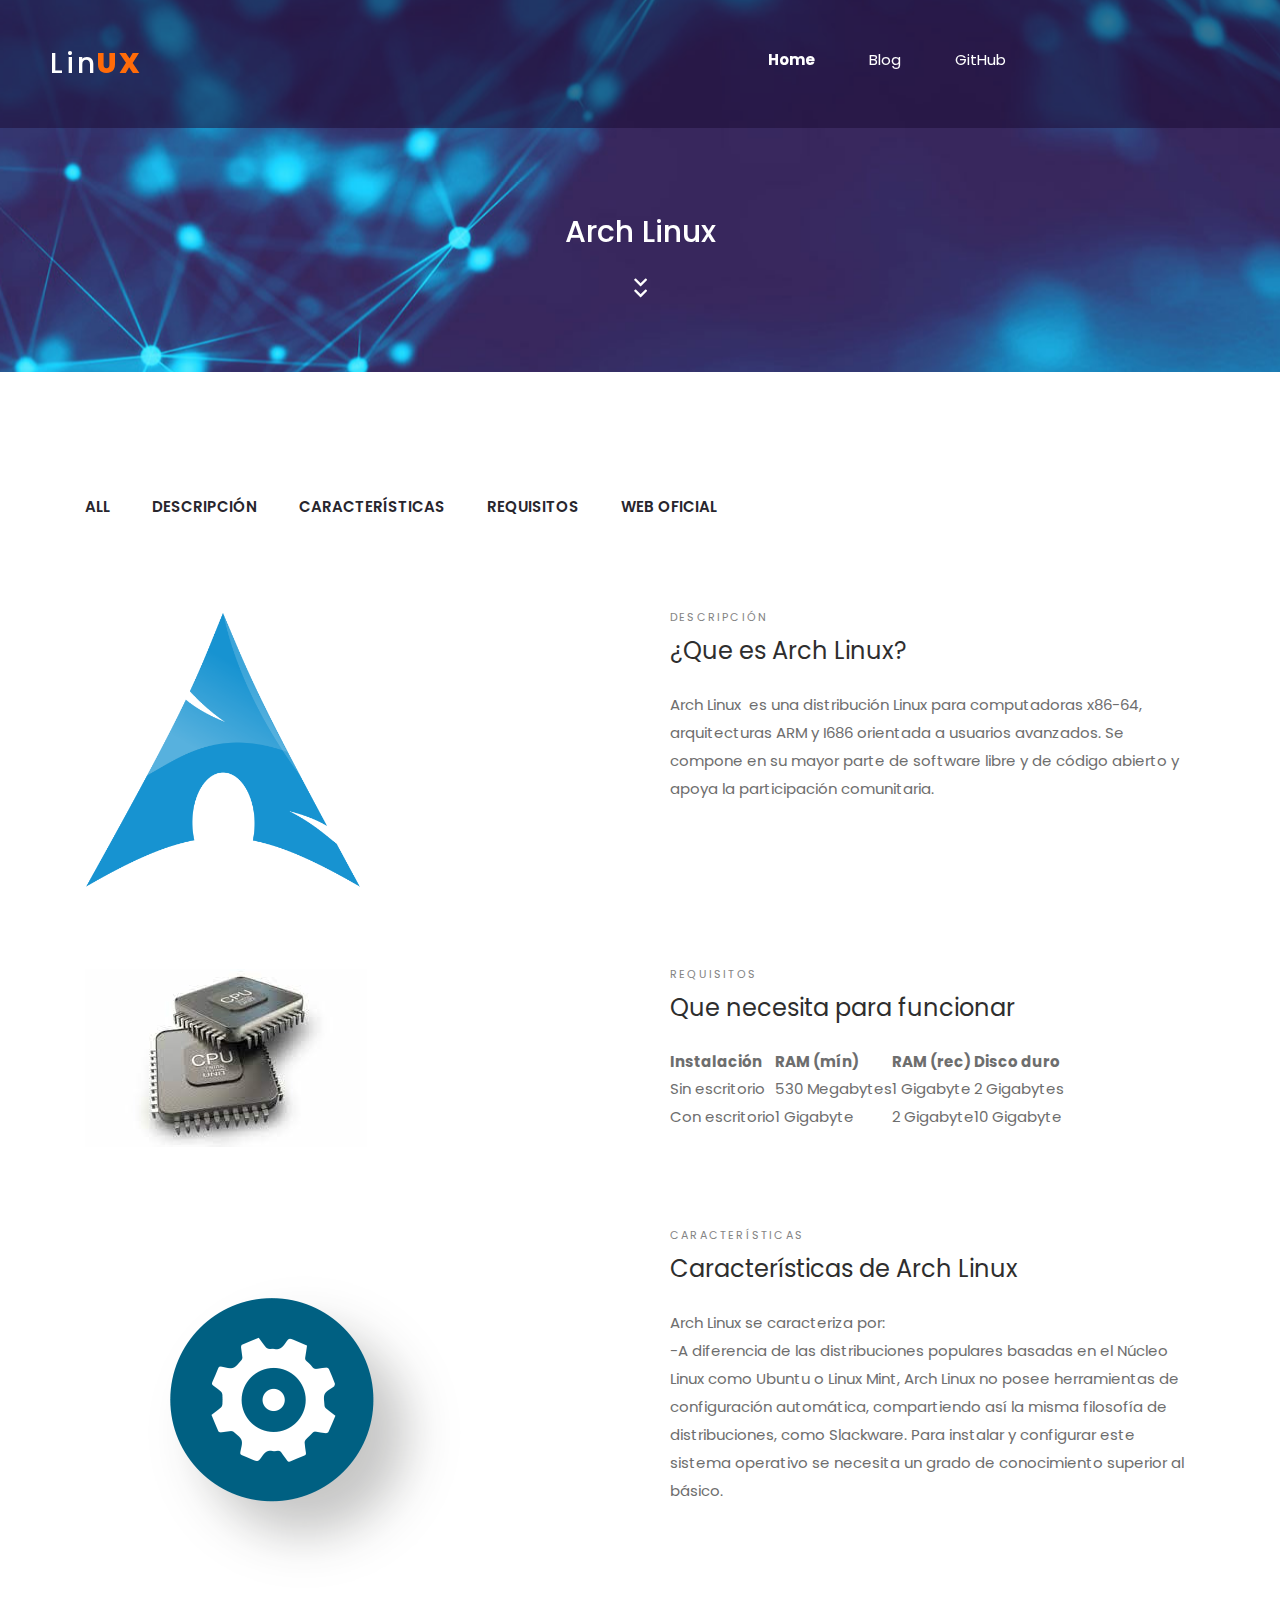
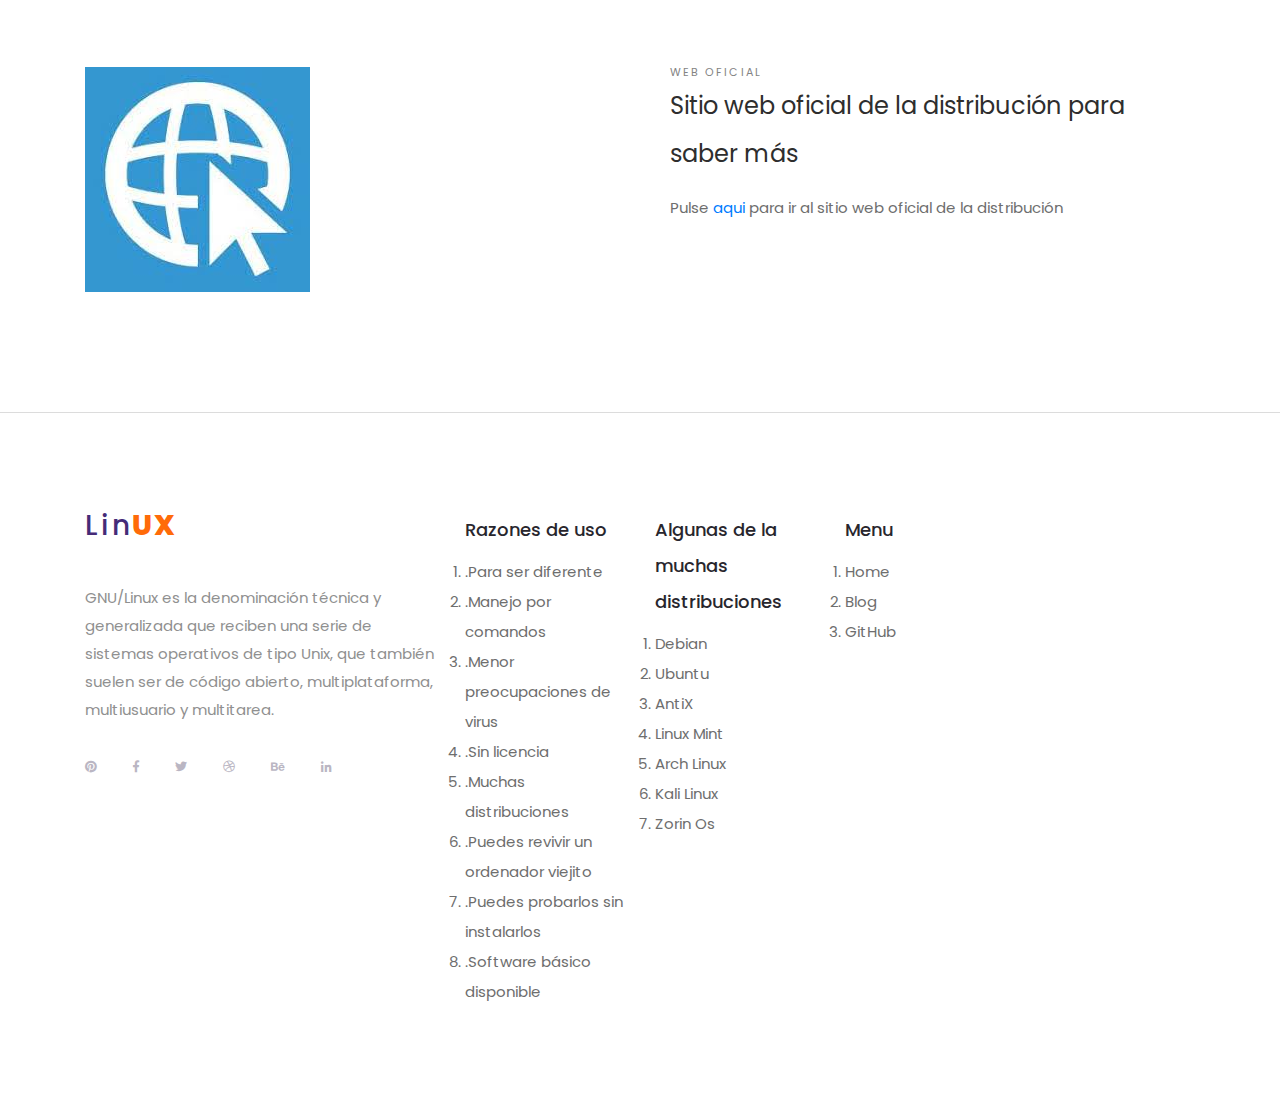
<file: archlinux.html>
<!DOCTYPE html>
<html lang="es">
<head>
<title>Linux - Arch Linux</title>
<meta charset="utf-8">
<meta http-equiv="X-UA-Compatible" content="IE=edge">
<meta name="description" content="RanGO Project">
<meta name="viewport" content="width=device-width, initial-scale=1">
<link rel="icon" href="images/tux.ico" type="image/png" />
<link rel="stylesheet" type="text/css" href="styles/bootstrap4/bootstrap.min.css">
<link href="plugins/fontawesome-free-5.0.1/css/fontawesome-all.css" rel="stylesheet" type="text/css">
<link rel="stylesheet" type="text/css" href="styles/portfolio_styles.css">
<link rel="stylesheet" type="text/css" href="styles/portfolio_responsive.css">
</head>

<body>

<div class="super_container">
	
	<!-- Header -->

	<header class="header d-flex flex-row justify-content-end align-items-center trans_200">
		
		<!-- Logo -->
		<div class="logo mr-auto">
			<a href="#">Lin<span>ux</span></a>
		</div>

		<!-- Navigation -->
		<nav class="main_nav justify-self-end text-right">
			<ul>
				<li class="active"><a href="index.html">Home</a></li>
				<li><a href="https://linuxpsmrworks.business.blog/">Blog</a></li>
				<li><a href="https://github.com/Felg-Ts">GitHub</a></li>
				<li><a></a></li>
				<li><a></a></li>
				<li><a></a></li>
			</ul>
			
			<!-- Search -->
			<div class="search">

			</div>
		</nav>
		
	</header>

	<!-- Home -->

	<div class="home">
		<div class="home_background_container prlx_parent">
			<div class="home_background prlx" style="background-image:url(images/portfolio_background.jpg)"></div>
		</div>
		
		<div class="home_title">
			<h2>Arch Linux</h2>
			<div class="next_section_scroll">
				<div class="next_section nav_links" data-scroll-to=".portfolio">
					<i class="fas fa-chevron-down trans_200"></i>
					<i class="fas fa-chevron-down trans_200"></i>
				</div>
			</div>
		</div>
	
	</div>

	<!-- Portfolio -->

	<div class="portfolio">
		
		<div class="container">
			<div class="row">
				
				<div class="col">
					<div class="portfolio_categories button-group filters-button-group">
						<ul>
							<li class="portfolio_category active is-checked" data-filter="*">all</li>
							<li class="portfolio_category" data-filter=".branding">descripción</li>
							<li class="portfolio_category" data-filter=".graphic_design">características</li>
							<li class="portfolio_category" data-filter=".motion_graphic">requisitos</li>
							<li class="portfolio_category" data-filter=".web_design">web oficial</li>
						</ul>
					</div>
				</div>

			</div>

			<div class="row">
				<div class="col">
					
					<div class="portfolio_items product-grid">

						<!-- Portfolio Item -->
						<div class="card branding">
							<div class="card_image">
								<img class="card_image" src="images/Arch.png" alt="">
							</div>
							
							<div class="card-body">
								<div class="card-header">descripción</div>
								<div class="card-title">¿Que es Arch Linux?</div>
								<div class="card-text">Arch Linux ​ es una distribución Linux para computadoras x86-64​, arquitecturas ARM y I686 orientada a usuarios avanzados. Se compone en su mayor parte de software libre y de código abierto​ y apoya la participación comunitaria.​</div>
							</div>
						</div>

						<!-- Portfolio Item -->
						<div class="card motion_graphic">
							<div class="card_image">
								<img class="" src="images/rqm.jpg" alt="">
							</div>
							
							<div class="card-body">
								<div class="card-header">requisitos</div>
								<div class="card-title">Que necesita para funcionar</div>
								<div class="card-text"><table class="tftable">
									<tr><th>Instalación</th><th>RAM (mín)</th><th>RAM (rec)</th><th>Disco duro</th></tr>
									<tr><td>Sin escritorio</td><td>530 Megabytes</td><td>1 Gigabyte</td><td>2 Gigabytes</td></tr>
									<tr><td>Con escritorio</td><td>1 Gigabyte</td><td>2 Gigabyte</td><td>10 Gigabyte</td></tr>
									</table>
									
									</div>
							</div>
						</div>

						<!-- Portfolio Item -->
						<div class="card graphic_design">
							<div class="card_image">
								<img class="" src="images/crt.png" alt="">
							</div>
							
							<div class="card-body">
								<div class="card-header">características</div>
								<div class="card-title">Características de Arch Linux</div>
								<div class="card-text">Arch Linux se caracteriza por: <br>

									-A diferencia de las distribuciones populares basadas en el Núcleo Linux como Ubuntu o Linux Mint, Arch Linux no posee herramientas de configuración automática, compartiendo así la misma filosofía de distribuciones, como Slackware. Para instalar y configurar este sistema operativo se necesita un grado de conocimiento superior al básico.</div>
							</div>
						</div>

						<!-- Portfolio Item -->
						<div class="card web_design">
							<div class="card_image">
								<img class="" src="images/owb.jpg" alt="">
							</div>
							
							<div class="card-body">
								<div class="card-header">web oficial</div>
								<div class="card-title">Sitio web oficial de la distribución para saber más</div>
								<div class="card-text">Pulse<a href="https://archlinux.org/"> aqui </a>para ir al sitio web oficial de la distribución</div>
							</div>
						</div>

					</div>
						
				</div>
			</div>
		</div>
	</div>

	<!-- Footer -->

	<!-- Footer -->

	<footer class="footer">
		<div class="container">
			<div class="row">
				
				<div class="col-lg-4">

					<!-- Footer Intro -->
					<div class="footer_intro">

						<!-- Logo -->
						<div class="logo footer_logo">
							<a href="#">Lin<span>ux</span></a>
						</div>

						<p>GNU/Linux es la denominación técnica y generalizada que reciben una serie de sistemas operativos de tipo Unix, que también suelen ser de código abierto, multiplataforma, multiusuario y multitarea.</p>
						
						<!-- Social -->
						<div class="footer_social">
							<ul>
								<li><a href="#"><i class="fab fa-pinterest"></i></a></li>
								<li><a href="#"><i class="fab fa-facebook-f"></i></a></li>
								<li><a href="#"><i class="fab fa-twitter"></i></a></li>
								<li><a href="#"><i class="fab fa-dribbble"></i></a></li>
								<li><a href="#"><i class="fab fa-behance"></i></a></li>
								<li><a href="#"><i class="fab fa-linkedin-in"></i></a></li>
							</ul>
						</div>
						
						<!-- Copyright -->
						<div class="footer_cr"></div>

					</div>

				</div>
				
				<!-- Footer Services -->
				<div class="col-lg-2">

					<div class="footer_col">
						<div class="footer_col_title">Razones de uso</div>
						<ol>
							<li><a>.Para ser diferente</a></li>
							<li><a>.Manejo por comandos</a></li>
							<li><a>.Menor preocupaciones de virus</a></li>
							<li><a>.Sin licencia</a></li>
							<li><a>.Muchas distribuciones</a></li>
							<li><a>.Puedes revivir un ordenador viejito</a></li>
							<li><a>.Puedes probarlos sin instalarlos</a></li>
							<li><a>.Software básico disponible</a></li>
						</ol>
					</div>

					<div class="footer_col">
						<div class="footer_col_title"></div>
					</div>

				</div>

				<!-- Footer About -->
				<div class="col-lg-2">

					<div class="footer_col">
						<div class="footer_col_title">Algunas de la muchas distribuciones</div>
						<ol>
							<li><a>Debian</a></li>
							<li><a>Ubuntu</a></li>
							<li><a>AntiX</a></li>
							<li><a>Linux Mint</a></li>
							<li><a>Arch Linux</a></li>
							<li><a>Kali Linux</a></li>
							<li><a>Zorin Os</a></li>
						</ol>
					</div>

				</div>
				
				<!-- Footer Menu -->
				<div class="col-lg-2">

					<div class="footer_col">
						<div class="footer_col_title">Menu</div>
						<ol>
							<li><a>Home</a></li>
							<li><a>Blog</a></li>
							<li><a>GitHub</a></li>
						</ol>
					</div>

				</div>

			</div>

		</div>
	</footer>

</div>

<script src="js/jquery-3.2.1.min.js"></script>
<script src="styles/bootstrap4/popper.js"></script>
<script src="styles/bootstrap4/bootstrap.min.js"></script>
<script src="plugins/greensock/TweenMax.min.js"></script>
<script src="plugins/greensock/TimelineMax.min.js"></script>
<script src="plugins/scrollmagic/ScrollMagic.min.js"></script>
<script src="plugins/greensock/animation.gsap.min.js"></script>
<script src="plugins/greensock/ScrollToPlugin.min.js"></script>
<script src="plugins/Isotope/isotope.pkgd.min.js"></script>
<script src="plugins/scrollTo/jquery.scrollTo.min.js"></script>
<script src="plugins/easing/easing.js"></script>
<script src="js/portfolio_custom.js"></script>
</body>

</html>
</file>
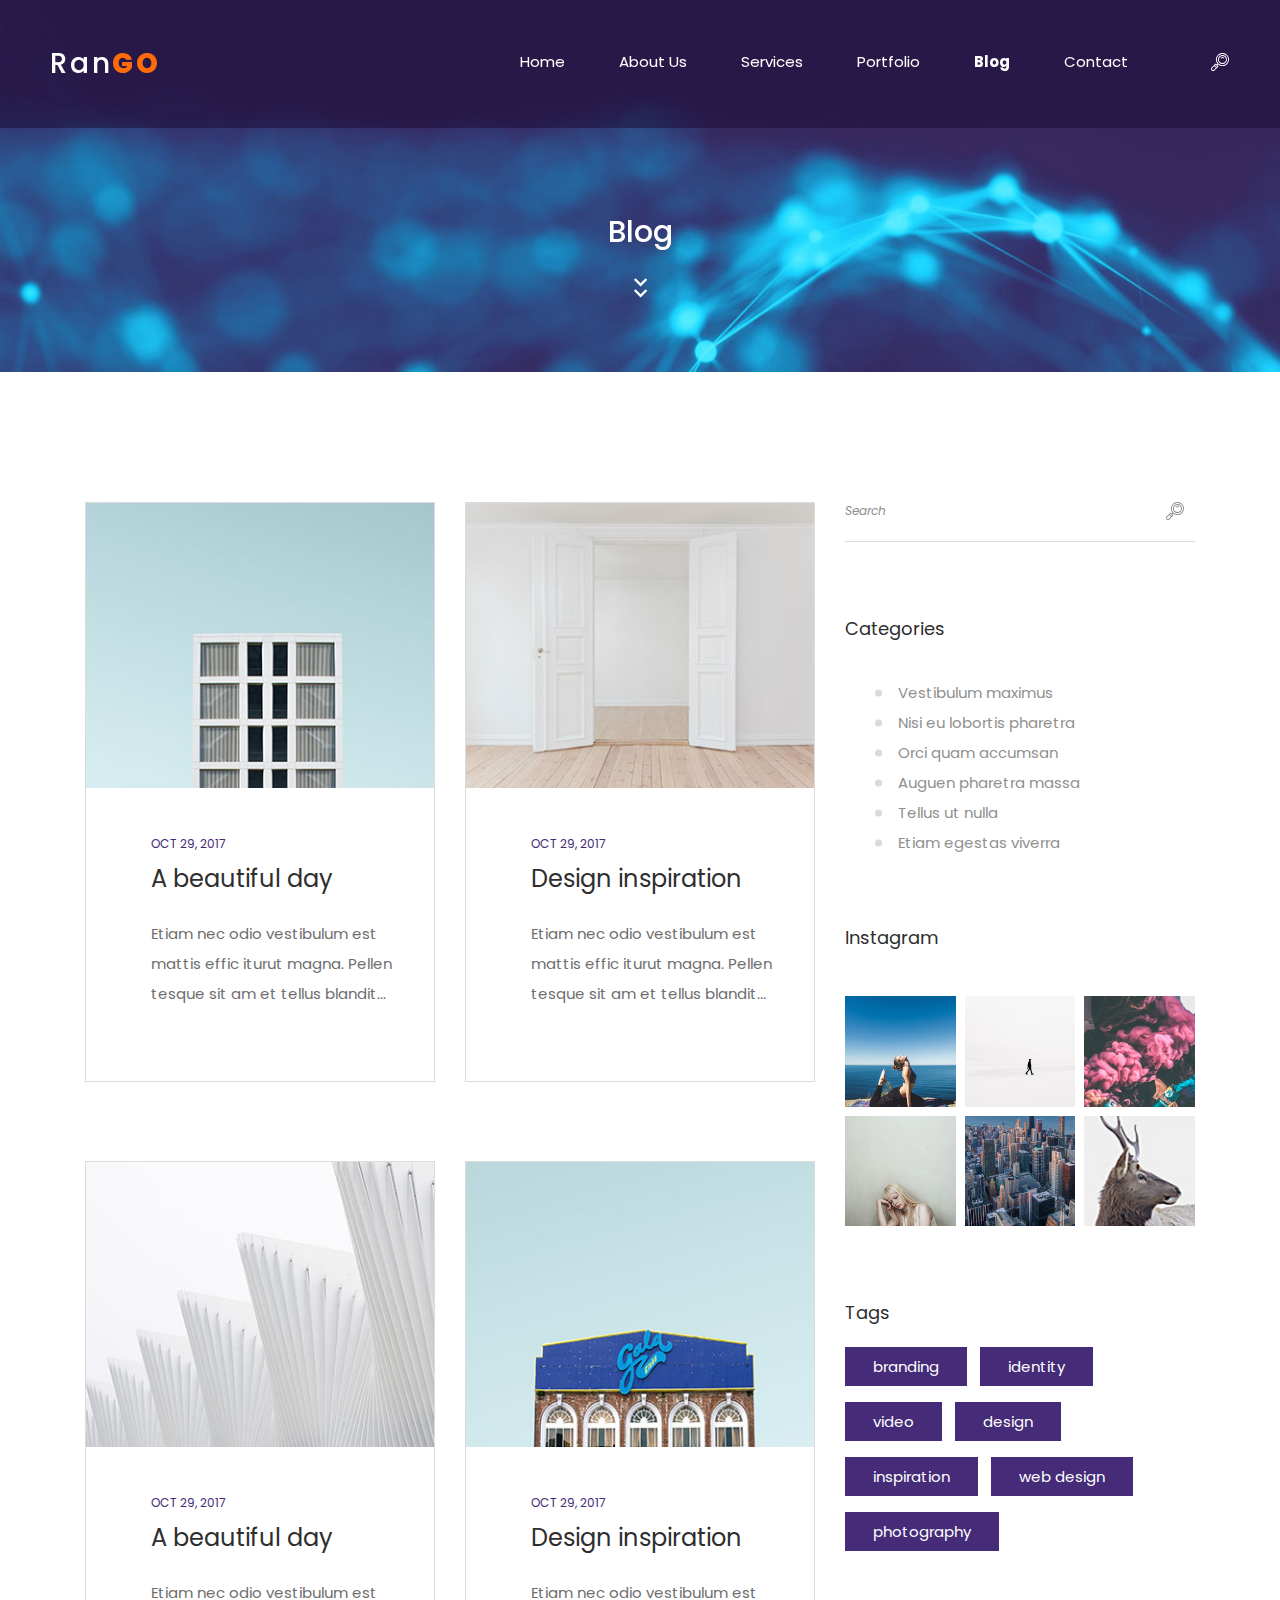
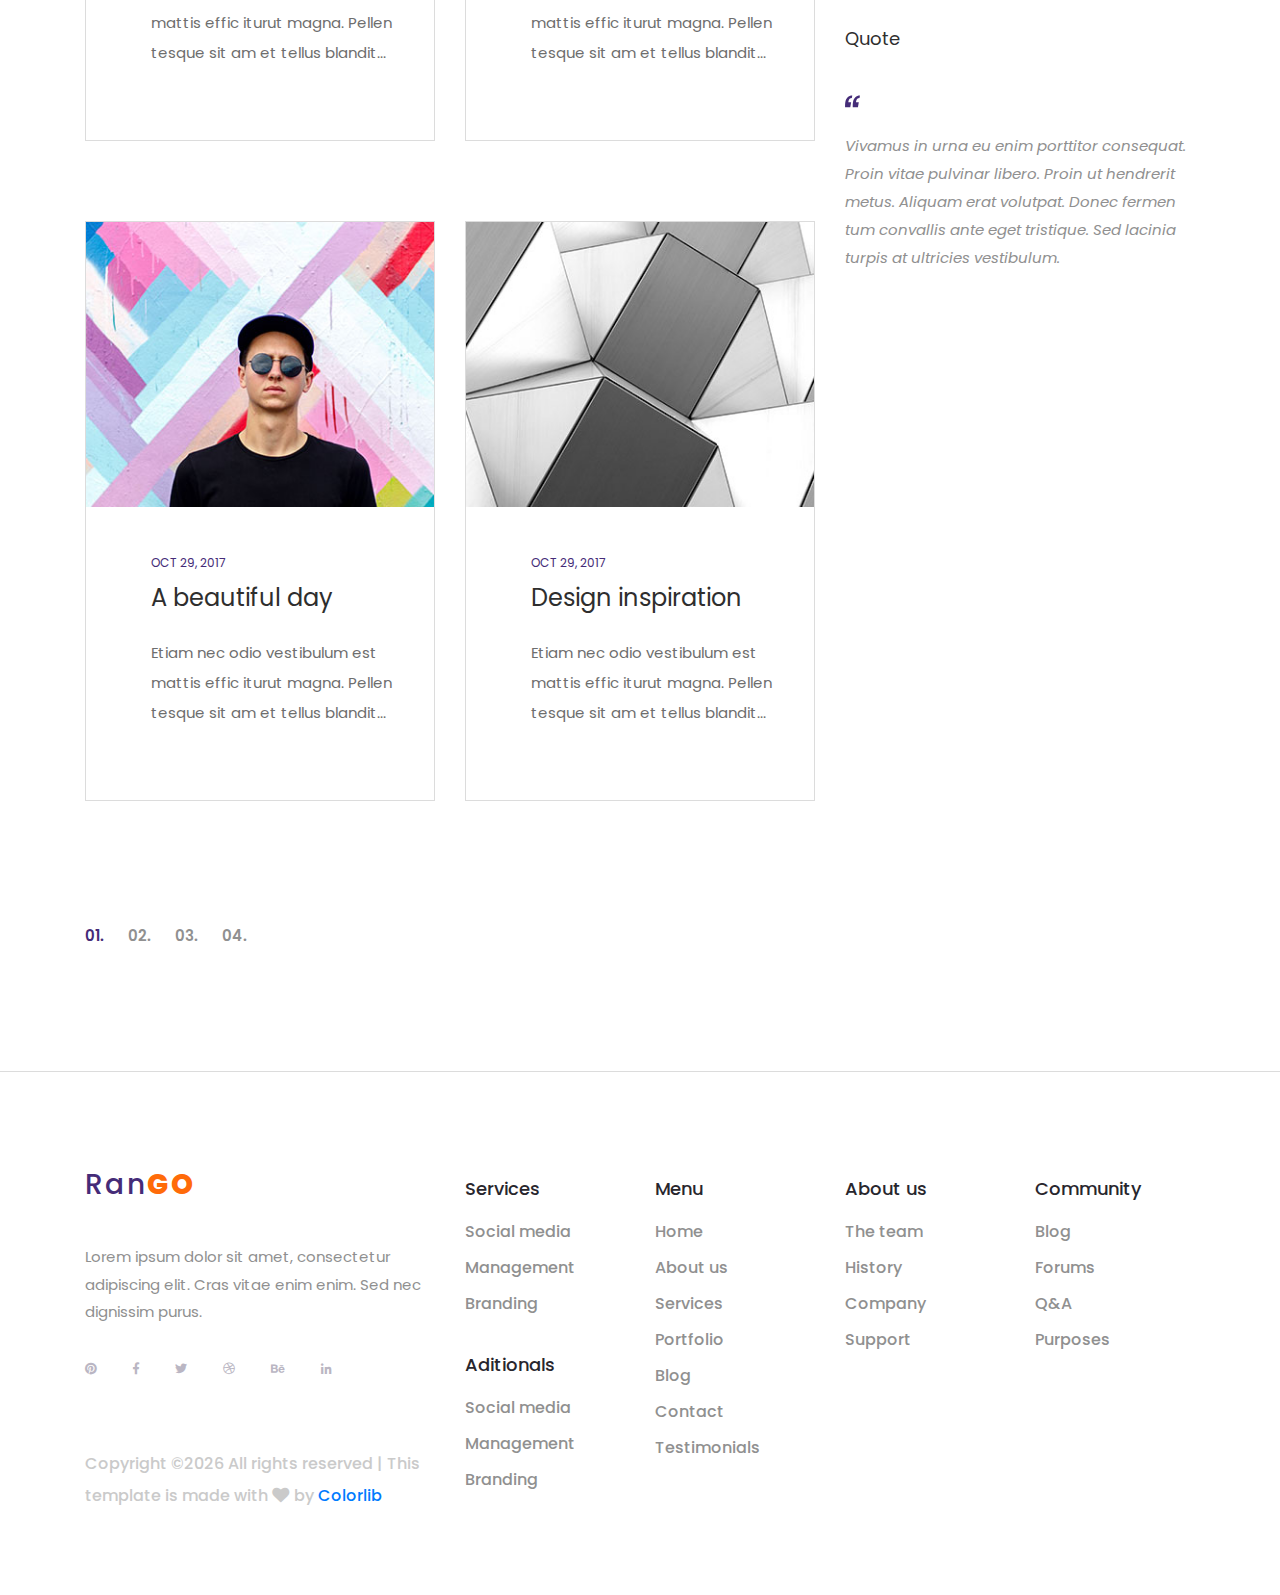
<file: blog.html>
<!DOCTYPE html>
<html lang="en">
<head>
<title>RanGO - Blog</title>
<meta charset="utf-8">
<meta http-equiv="X-UA-Compatible" content="IE=edge">
<meta name="description" content="RanGO Project">
<meta name="viewport" content="width=device-width, initial-scale=1">
<link rel="stylesheet" type="text/css" href="styles/bootstrap4/bootstrap.min.css">
<link href="plugins/fontawesome-free-5.0.1/css/fontawesome-all.css" rel="stylesheet" type="text/css">
<link href="plugins/colorbox/colorbox.css" rel="stylesheet" type="text/css">
<link rel="stylesheet" type="text/css" href="styles/blog_styles.css">
<link rel="stylesheet" type="text/css" href="styles/blog_responsive.css">
</head>

<body>

<div class="super_container">
	
	<!-- Header -->

	<header class="header d-flex flex-row justify-content-end align-items-center trans_200">
		
		<!-- Logo -->
		<div class="logo mr-auto">
			<a href="#">Ran<span>go</span></a>
		</div>

		<!-- Navigation -->
		<nav class="main_nav justify-self-end text-right">
			<ul>
				<li><a href="index.html">Home</a></li>
				<li><a href="about.html">About Us</a></li>
				<li><a href="services.html">Services</a></li>
				<li><a href="portfolio.html">Portfolio</a></li>
				<li class="active"><a href="#">Blog</a></li>
				<li><a href="contact.html">Contact</a></li>
			</ul>
			
			<!-- Search -->
			<div class="search">
				<div class="search_content d-flex flex-column align-items-center justify-content-center">
					<div class="search_button d-flex flex-column align-items-center justify-content-center">
						<svg version="1.1" id="Layer_1" xmlns="http://www.w3.org/2000/svg" xmlns:xlink="http://www.w3.org/1999/xlink" x="0px" y="0px"
							width="18px" height="18px" viewBox="0 0 100 100" enable-background="new 0 0 100 100" xml:space="preserve">
							<g>
								<g>
									<path class="search_path" fill="#FFFFFF" d="M89.354,10.609c-14.144-14.146-37.157-14.146-51.301,0c-6.852,6.853-10.625,15.964-10.625,25.655
										c0,8.829,3.132,17.174,8.87,23.771l-4.32,4.321l-4.402-4.403c-0.482-0.482-1.137-0.754-1.819-0.754s-1.337,0.271-1.819,0.754
										L3.31,80.584c-2.148,2.147-3.331,5.004-3.331,8.042s1.183,5.895,3.331,8.042C5.457,98.817,8.313,100,11.35,100
										c3.038,0,5.894-1.184,8.041-3.331l20.627-20.631c0.482-0.482,0.753-1.137,0.753-1.819s-0.271-1.337-0.753-1.819l-4.403-4.403
										l4.322-4.322c6.795,5.902,15.28,8.855,23.766,8.855c9.289,0,18.579-3.537,25.65-10.61c6.852-6.853,10.625-15.963,10.625-25.654
										C99.979,26.573,96.205,17.462,89.354,10.609z M15.753,93.029c-1.176,1.177-2.739,1.824-4.403,1.824
										c-1.663,0-3.227-0.648-4.403-1.824c-1.176-1.176-1.823-2.74-1.823-4.403s0.647-3.228,1.824-4.403L18.458,72.71l8.805,8.807
										L15.753,93.029z M30.902,77.878l-8.805-8.807l3.659-3.66l8.806,8.808L30.902,77.878z M85.715,58.28
										c-12.137,12.14-31.886,12.14-44.023,0c-5.88-5.881-9.118-13.699-9.118-22.016c0-8.316,3.238-16.135,9.118-22.016
										c6.069-6.069,14.041-9.104,22.012-9.104c7.972,0,15.943,3.035,22.013,9.104c5.88,5.881,9.117,13.699,9.117,22.016
										S91.596,52.399,85.715,58.28z"></path>
								</g>
							</g>
							<g>
								<g>
									<path class="search_path" fill="#FFFFFF" d="M81.47,18.495c-9.797-9.798-25.736-9.798-35.533,0c-9.796,9.798-9.796,25.741,0,35.539
										c4.898,4.898,11.333,7.349,17.766,7.349c6.435,0,12.868-2.45,17.767-7.349l0,0C91.266,44.235,91.266,28.293,81.47,18.495z
										 M77.831,50.395c-7.79,7.791-20.466,7.791-28.256,0c-7.79-7.792-7.79-20.469,0-28.261c3.896-3.896,9.011-5.843,14.128-5.843
										c5.116,0,10.233,1.948,14.128,5.843C85.621,29.925,85.621,42.603,77.831,50.395z"></path>
								</g>
							</g>
							<g>
								<g>
									<path class="search_path" fill="#FFFFFF" d="M73.283,26.683c-5.282-5.283-13.877-5.283-19.16,0c-1.004,1.005-1.004,2.634,0,3.639
										c1.005,1.005,2.634,1.005,3.639,0c3.276-3.276,8.607-3.276,11.884,0c0.502,0.503,1.16,0.754,1.818,0.754
										c0.659,0,1.317-0.251,1.819-0.754C74.288,29.317,74.288,27.688,73.283,26.683z"></path>
								</g>
							</g>
						</svg>
					</div>

					<form id="search_form" class="search_form bez_1">
						<input type="search" class="search_input bez_1">
					</form>

				</div>
			</div>
		</nav>

		<!-- Hamburger -->
		<div class="hamburger_container bez_1">
			<i class="fas fa-bars trans_200"></i>
		</div>
		
	</header>

	<!-- Menu -->

	<div class="menu_container">
		<div class="menu menu_mm text-right">
			<div class="menu_close"><i class="far fa-times-circle trans_200"></i></div>
			<ul class="menu_mm">
				<li class="menu_mm"><a href="index.html">Home</a></li>
				<li class="menu_mm"><a href="about.html">About Us</a></li>
				<li class="menu_mm"><a href="services.html">Services</a></li>
				<li class="menu_mm"><a href="portfolio.html">Portfolio</a></li>
				<li class="menu_mm active"><a href="blog.html">Blog</a></li>
				<li class="menu_mm"><a href="contact.html">Contact</a></li>
			</ul>
		</div>
	</div>

	<!-- Home -->

	<div class="home">
		<div class="home_background_container prlx_parent">
			<div class="home_background prlx" style="background-image:url(images/blog_background.jpg)"></div>
		</div>
		
		<div class="home_title">
			<h2>Blog</h2>
			<div class="next_section_scroll">
				<div class="next_section nav_links" data-scroll-to=".blog">
					<i class="fas fa-chevron-down trans_200"></i>
					<i class="fas fa-chevron-down trans_200"></i>
				</div>
			</div>
		</div>
	
	</div>

	<!-- Blog -->

	<div class="blog">
		
		<div class="container">
			<div class="row">
				
				<div class="col-lg-8">
					
					<div class="blog_container">
						<div class="post_container" data-masonry='{ "itemSelector": ".card", "gutter": 30 }'>
							
							<div class="card trans_200">
								<img class="card-img-top" src="images/blog_1.jpg" alt="https://unsplash.com/@heysupersimi">
								<div class="card-body">
									<div class="card-header">oct 29, 2017</div>
									<div class="card-title"><a href="blog_post.html">A beautiful day</a></div>
									<div class="card-text">
										Etiam nec odio vestibulum est mattis effic iturut magna. Pellen tesque sit am et tellus blandit...
									</div>
								</div>
							</div>

							<div class="card trans_200">
								<img class="card-img-top" src="images/blog_2.jpg" alt="https://unsplash.com/@philberndt">
								<div class="card-body">
									<div class="card-header">oct 29, 2017</div>
									<div class="card-title"><a href="blog_post.html">Design inspiration</a></div>
									<div class="card-text">
										Etiam nec odio vestibulum est mattis effic iturut magna. Pellen tesque sit am et tellus blandit...
									</div>
								</div>
							</div>

							<div class="card trans_200">
								<img class="card-img-top" src="images/blog_3.jpg" alt="https://unsplash.com/@lucabravo">
								<div class="card-body">
									<div class="card-header">oct 29, 2017</div>
									<div class="card-title"><a href="blog_post.html">A beautiful day</a></div>
									<div class="card-text">
										Etiam nec odio vestibulum est mattis effic iturut magna. Pellen tesque sit am et tellus blandit...
									</div>
								</div>
							</div>

							<div class="card trans_200">
								<img class="card-img-top" src="images/blog_4.jpg" alt="https://unsplash.com/@heysupersimi">
								<div class="card-body">
									<div class="card-header">oct 29, 2017</div>
									<div class="card-title"><a href="blog_post.html">Design inspiration</a></div>
									<div class="card-text">
										Etiam nec odio vestibulum est mattis effic iturut magna. Pellen tesque sit am et tellus blandit...
									</div>
								</div>
							</div>

							<div class="card trans_200">
								<img class="card-img-top" src="images/blog_5.jpg" alt="https://unsplash.com/@jcpeacock">
								<div class="card-body">
									<div class="card-header">oct 29, 2017</div>
									<div class="card-title"><a href="blog_post.html">A beautiful day</a></div>
									<div class="card-text">
										Etiam nec odio vestibulum est mattis effic iturut magna. Pellen tesque sit am et tellus blandit...
									</div>
								</div>
							</div>

							<div class="card trans_200">
								<img class="card-img-top" src="images/blog_6.jpg" alt="https://unsplash.com/@dmpop">
								<div class="card-body">
									<div class="card-header">oct 29, 2017</div>
									<div class="card-title"><a href="blog_post.html">Design inspiration</a></div>
									<div class="card-text">
										Etiam nec odio vestibulum est mattis effic iturut magna. Pellen tesque sit am et tellus blandit...
									</div>
								</div>
							</div>

						</div>
					</div>
						

					<div class="blog_pages">
						<ul>
							<li class="active"><a href="#">01.</a></li>
							<li><a href="#">02.</a></li>
							<li><a href="#">03.</a></li>
							<li><a href="#">04.</a></li>
						</ul>
					</div>

				</div>

				<div class="col-lg-4">
					
					<!-- Sidebar -->

					<div class="sidebar">
						
						<div class="sidebar_search_container">

							<!-- Sidebar Search -->
							<form id="sidebar_search_form" class="sidebar_search_form bez_1">
								<input id="sidebar_search_input" type="search" class="sidebar_search_input bez_1" placeholder="Search">
								<button id="sidebar_search_button" type="submit" class="sidebar_search_button trans_300" value="Submit">
									<svg version="1.1" id="Layer_1" xmlns="http://www.w3.org/2000/svg" xmlns:xlink="http://www.w3.org/1999/xlink" x="0px" y="0px"
										width="18px" height="18px" viewBox="0 0 100 100" enable-background="new 0 0 100 100" xml:space="preserve">
										<g>
											<g>
												<path class="search_path" fill="#909090" d="M89.354,10.609c-14.144-14.146-37.157-14.146-51.301,0c-6.852,6.853-10.625,15.964-10.625,25.655
													c0,8.829,3.132,17.174,8.87,23.771l-4.32,4.321l-4.402-4.403c-0.482-0.482-1.137-0.754-1.819-0.754s-1.337,0.271-1.819,0.754
													L3.31,80.584c-2.148,2.147-3.331,5.004-3.331,8.042s1.183,5.895,3.331,8.042C5.457,98.817,8.313,100,11.35,100
													c3.038,0,5.894-1.184,8.041-3.331l20.627-20.631c0.482-0.482,0.753-1.137,0.753-1.819s-0.271-1.337-0.753-1.819l-4.403-4.403
													l4.322-4.322c6.795,5.902,15.28,8.855,23.766,8.855c9.289,0,18.579-3.537,25.65-10.61c6.852-6.853,10.625-15.963,10.625-25.654
													C99.979,26.573,96.205,17.462,89.354,10.609z M15.753,93.029c-1.176,1.177-2.739,1.824-4.403,1.824
													c-1.663,0-3.227-0.648-4.403-1.824c-1.176-1.176-1.823-2.74-1.823-4.403s0.647-3.228,1.824-4.403L18.458,72.71l8.805,8.807
													L15.753,93.029z M30.902,77.878l-8.805-8.807l3.659-3.66l8.806,8.808L30.902,77.878z M85.715,58.28
													c-12.137,12.14-31.886,12.14-44.023,0c-5.88-5.881-9.118-13.699-9.118-22.016c0-8.316,3.238-16.135,9.118-22.016
													c6.069-6.069,14.041-9.104,22.012-9.104c7.972,0,15.943,3.035,22.013,9.104c5.88,5.881,9.117,13.699,9.117,22.016
													S91.596,52.399,85.715,58.28z"></path>
											</g>
										</g>
										<g>
											<g>
												<path class="search_path" fill="#909090" d="M81.47,18.495c-9.797-9.798-25.736-9.798-35.533,0c-9.796,9.798-9.796,25.741,0,35.539
													c4.898,4.898,11.333,7.349,17.766,7.349c6.435,0,12.868-2.45,17.767-7.349l0,0C91.266,44.235,91.266,28.293,81.47,18.495z
													 M77.831,50.395c-7.79,7.791-20.466,7.791-28.256,0c-7.79-7.792-7.79-20.469,0-28.261c3.896-3.896,9.011-5.843,14.128-5.843
													c5.116,0,10.233,1.948,14.128,5.843C85.621,29.925,85.621,42.603,77.831,50.395z"></path>
											</g>
										</g>
										<g>
											<g>
												<path class="search_path" fill="#909090" d="M73.283,26.683c-5.282-5.283-13.877-5.283-19.16,0c-1.004,1.005-1.004,2.634,0,3.639
													c1.005,1.005,2.634,1.005,3.639,0c3.276-3.276,8.607-3.276,11.884,0c0.502,0.503,1.16,0.754,1.818,0.754
													c0.659,0,1.317-0.251,1.819-0.754C74.288,29.317,74.288,27.688,73.283,26.683z"></path>
											</g>
										</g>
									</svg>
								</button>

							</form>

						</div>
						
						<!-- Sidebar Categories -->
						<div class="sidebar_section categories_section">
							
							<div class="sidebar_section_title">Categories</div>
							<div class="sidebar_categories">
								<ul>
									<li><a href="#">Vestibulum maximus</a></li>
									<li><a href="#">Nisi eu lobortis pharetra</a></li>
									<li><a href="#">Orci quam accumsan</a></li>
									<li><a href="#">Auguen pharetra massa</a></li>
									<li><a href="#">Tellus ut nulla</a></li>
									<li><a href="#">Etiam egestas viverra</a></li>
								</ul>
							</div>
						</div>
						
						<!-- Sidebar Gallery -->
						<div class="sidebar_section gallery_section">
							
							<div class="sidebar_section_title">Instagram</div>
							<div class="gallery_container">
								<ul class="gallery_items d-flex flex-row align-items-start justify-content-between flex-wrap">
									<li class="gallery_item">
										<a class="colorbox" href="https://images.unsplash.com/photo-1463704131914-97e5aaa0e339?auto=format&fit=crop&w=720&q=80">
											<img src="images/gallery_1.jpg" alt="https://unsplash.com/@matthewkane">
										</a>
									</li>
									<li class="gallery_item">
										<a class="colorbox" href="https://images.unsplash.com/photo-1487260211189-670c54da558d?auto=format&fit=crop&w=720&q=80">
											<img src="images/gallery_2.jpg" alt="https://unsplash.com/@emileseguin">
										</a>
									</li>
									<li class="gallery_item">
										<a class="colorbox" href="https://images.unsplash.com/photo-1499763874088-6f30adc715b6?auto=format&fit=crop&w=678&q=80">
											<img src="images/gallery_3.jpg" alt="https://unsplash.com/@naveenprajapat">
										</a>
									</li>
									<li class="gallery_item">
										<a class="colorbox" href="https://images.unsplash.com/photo-1507915600431-5292809c5ab7?auto=format&fit=crop&w=720&q=80">
											<img src="images/gallery_4.jpg" alt="https://unsplash.com/@saaout">
										</a>
									</li>
									<li class="gallery_item">
										<a class="colorbox" href="https://images.unsplash.com/photo-1477959858617-67f85cf4f1df?auto=format&fit=crop&w=720&q=80">
											<img src="images/gallery_5.jpg" alt="">
										</a>
									</li>
									<li class="gallery_item">
										<a class="colorbox" href="https://images.unsplash.com/photo-1493847242172-d46053a1f671?auto=format&fit=crop&w=720&q=80">
											<img src="images/gallery_6.jpg" alt="https://unsplash.com/@joeypilgrim">
										</a>
									</li>
								</ul>
							</div>
						</div>

						<!-- Sidebar Tags -->

						<div class="sidebar_section tags_section">

							<div class="sidebar_section_title">Tags</div>
							
							<div class="tags_container d-flex flex-row flex-wrap">
								<div class="tag_item"><a href="#">branding</a></div>
								<div class="tag_item"><a href="#">identity</a></div>
								<div class="tag_item"><a href="#">video</a></div>
								<div class="tag_item"><a href="#">design</a></div>
								<div class="tag_item"><a href="#">inspiration</a></div>
								<div class="tag_item"><a href="#">web design</a></div>
								<div class="tag_item"><a href="#">photography</a></div>
							</div>
						</div>

						<!-- Sidebar Quote -->

						<div class="sidebar_section quote_section">
							
							<div class="sidebar_section_title">Quote</div>
							<div class="quote_quote"><img src="images/quote.svg" alt=""></div>
							<p class="quote_text">Vivamus in urna eu enim porttitor consequat. Proin vitae pulvinar libero. Proin ut hendrerit metus. Aliquam erat volutpat. Donec fermen tum convallis ante eget tristique. Sed lacinia turpis at ultricies vestibulum.</p>
						</div>

					</div>
				</div>
			</div>
		</div>
		
	</div>

	<!-- Footer -->

	<footer class="footer">
		<div class="container">
			<div class="row">
				
				<div class="col-lg-4">

					<!-- Footer Intro -->
					<div class="footer_intro">

						<!-- Logo -->
						<div class="logo footer_logo">
							<a href="#">Ran<span>go</span></a>
						</div>

						<p>Lorem ipsum dolor sit amet, consectetur adipiscing elit. Cras vitae enim enim. Sed nec dignissim purus.</p>
						
						<!-- Social -->
						<div class="footer_social">
							<ul>
								<li><a href="#"><i class="fab fa-pinterest"></i></a></li>
								<li><a href="#"><i class="fab fa-facebook-f"></i></a></li>
								<li><a href="#"><i class="fab fa-twitter"></i></a></li>
								<li><a href="#"><i class="fab fa-dribbble"></i></a></li>
								<li><a href="#"><i class="fab fa-behance"></i></a></li>
								<li><a href="#"><i class="fab fa-linkedin-in"></i></a></li>
							</ul>
						</div>
						
						<!-- Copyright -->
						<div class="footer_cr"><!-- Link back to Colorlib can't be removed. Template is licensed under CC BY 3.0. -->
Copyright &copy;<script>document.write(new Date().getFullYear());</script> All rights reserved | This template is made with <i class="fa fa-heart" aria-hidden="true"></i> by <a href="https://colorlib.com" target="_blank">Colorlib</a>
<!-- Link back to Colorlib can't be removed. Template is licensed under CC BY 3.0. --></div>

					</div>

				</div>
				
				<!-- Footer Services -->
				<div class="col-lg-2">

					<div class="footer_col">
						<div class="footer_col_title">Services</div>
						<ul>
							<li><a href="#">Social media</a></li>
							<li><a href="#">Management</a></li>
							<li><a href="#">Branding</a></li>
						</ul>
					</div>
					
					<div class="footer_col">
						<div class="footer_col_title">Aditionals</div>
						<ul>
							<li><a href="#">Social media</a></li>
							<li><a href="#">Management</a></li>
							<li><a href="#">Branding</a></li>
						</ul>
					</div>

				</div>

				<!-- Footer Menu -->
				<div class="col-lg-2">

					<div class="footer_col">
						<div class="footer_col_title">Menu</div>
						<ul>
							<li><a href="index.html">Home</a></li>
							<li><a href="about.html">About us</a></li>
							<li><a href="services.html">Services</a></li>
							<li><a href="portfolio.html">Portfolio</a></li>
							<li><a href="blog.html">Blog</a></li>
							<li><a href="contact.html">Contact</a></li>
							<li><a href="#">Testimonials</a></li>
						</ul>
					</div>

				</div>

				<!-- Footer About -->
				<div class="col-lg-2">

					<div class="footer_col">
						<div class="footer_col_title">About us</div>
						<ul>
							<li><a href="#">The team</a></li>
							<li><a href="#">History</a></li>
							<li><a href="#">Company</a></li>
							<li><a href="#">Support</a></li>
						</ul>
					</div>

				</div>

				<!-- Footer Community -->
				<div class="col-lg-2">

					<div class="footer_col">
						<div class="footer_col_title">Community</div>
						<ul>
							<li><a href="#">Blog</a></li>
							<li><a href="#">Forums</a></li>
							<li><a href="#">Q&A</a></li>
							<li><a href="#">Purposes</a></li>
						</ul>
					</div>

				</div>

			</div>

			<div class="row">
				<div class="col">
					<!-- Copyright -->
					<div class="footer_cr_2">2017 All rights reserved</div>
				</div>
			</div>
		</div>
	</footer>

</div>

<script src="js/jquery-3.2.1.min.js"></script>
<script src="styles/bootstrap4/popper.js"></script>
<script src="styles/bootstrap4/bootstrap.min.js"></script>
<script src="plugins/greensock/TweenMax.min.js"></script>
<script src="plugins/greensock/TimelineMax.min.js"></script>
<script src="plugins/scrollmagic/ScrollMagic.min.js"></script>
<script src="plugins/greensock/animation.gsap.min.js"></script>
<script src="plugins/greensock/ScrollToPlugin.min.js"></script>
<script src="plugins/colorbox/jquery.colorbox-min.js"></script>
<script src="plugins/scrollTo/jquery.scrollTo.min.js"></script>
<script src="plugins/easing/easing.js"></script>
<script src="plugins/masonry/masonry.js"></script>
<script src="js/blog_custom.js"></script>
</body>

</html>
</file>
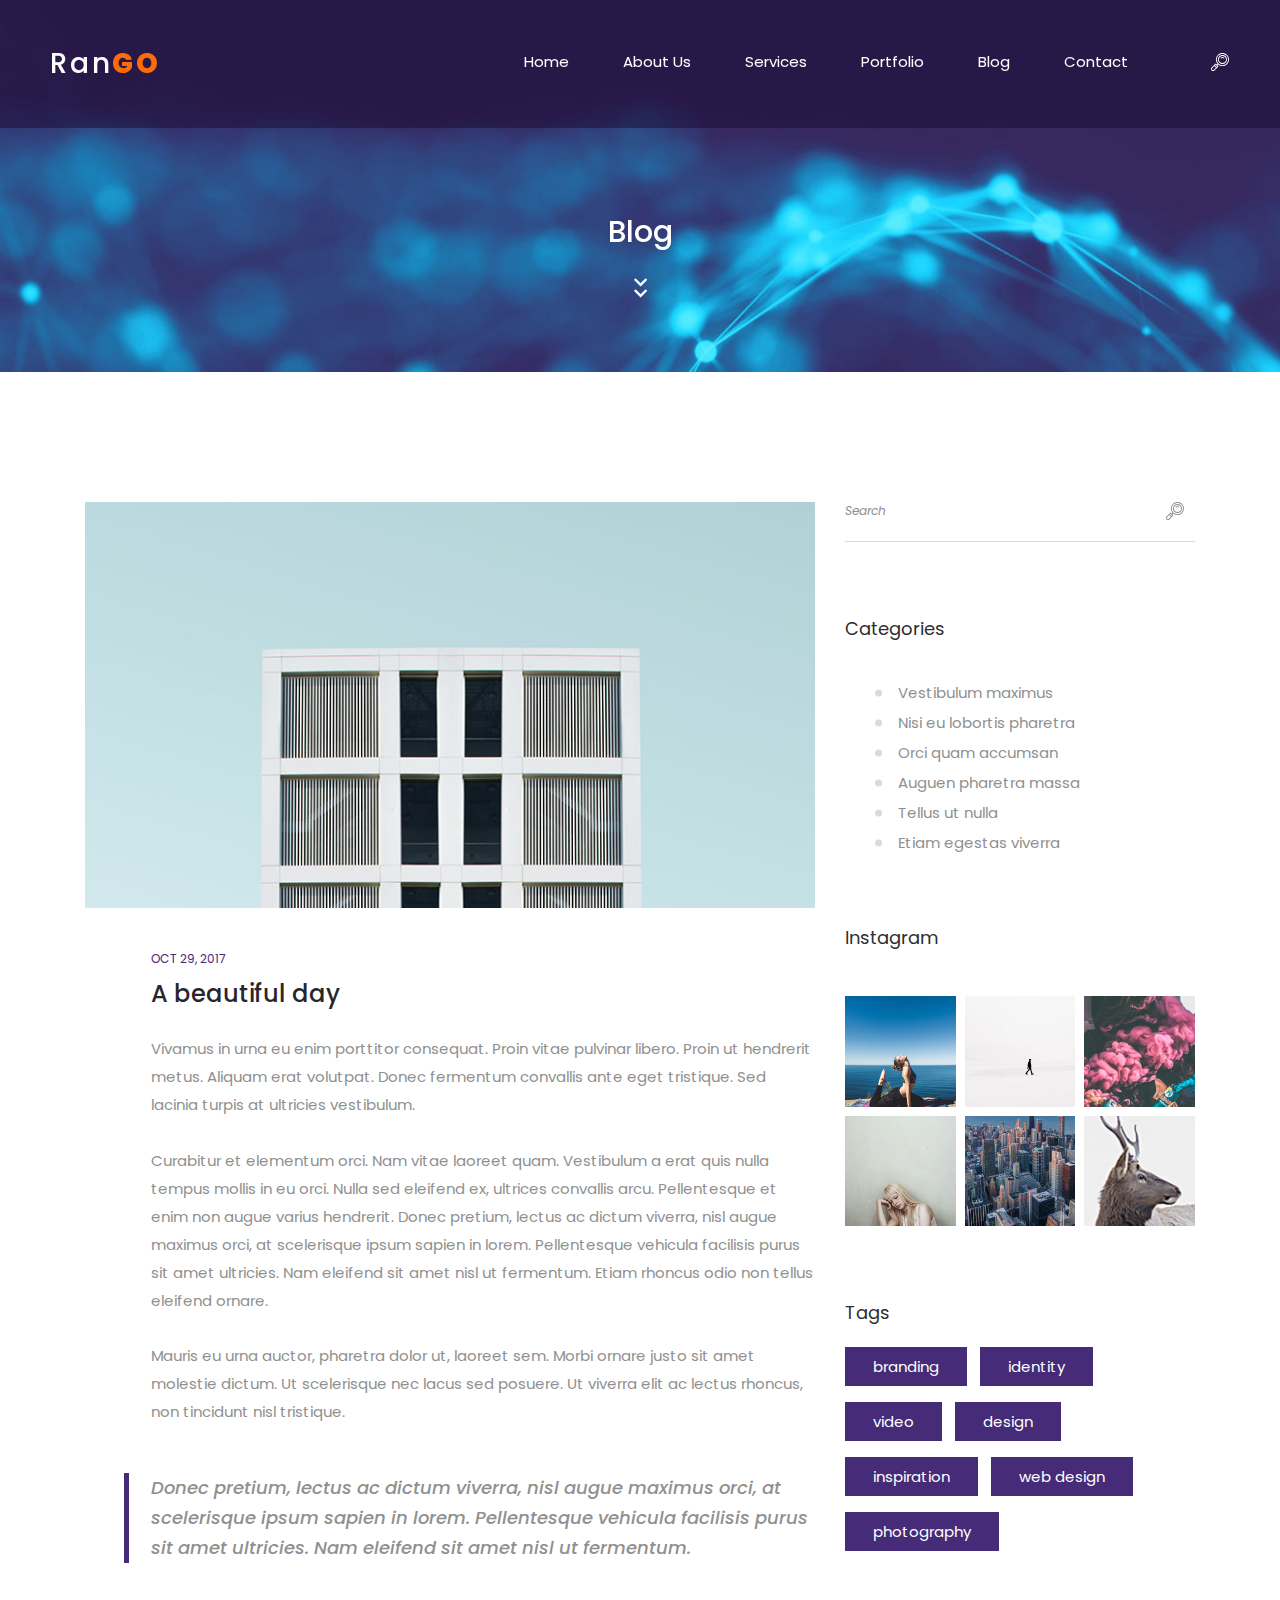
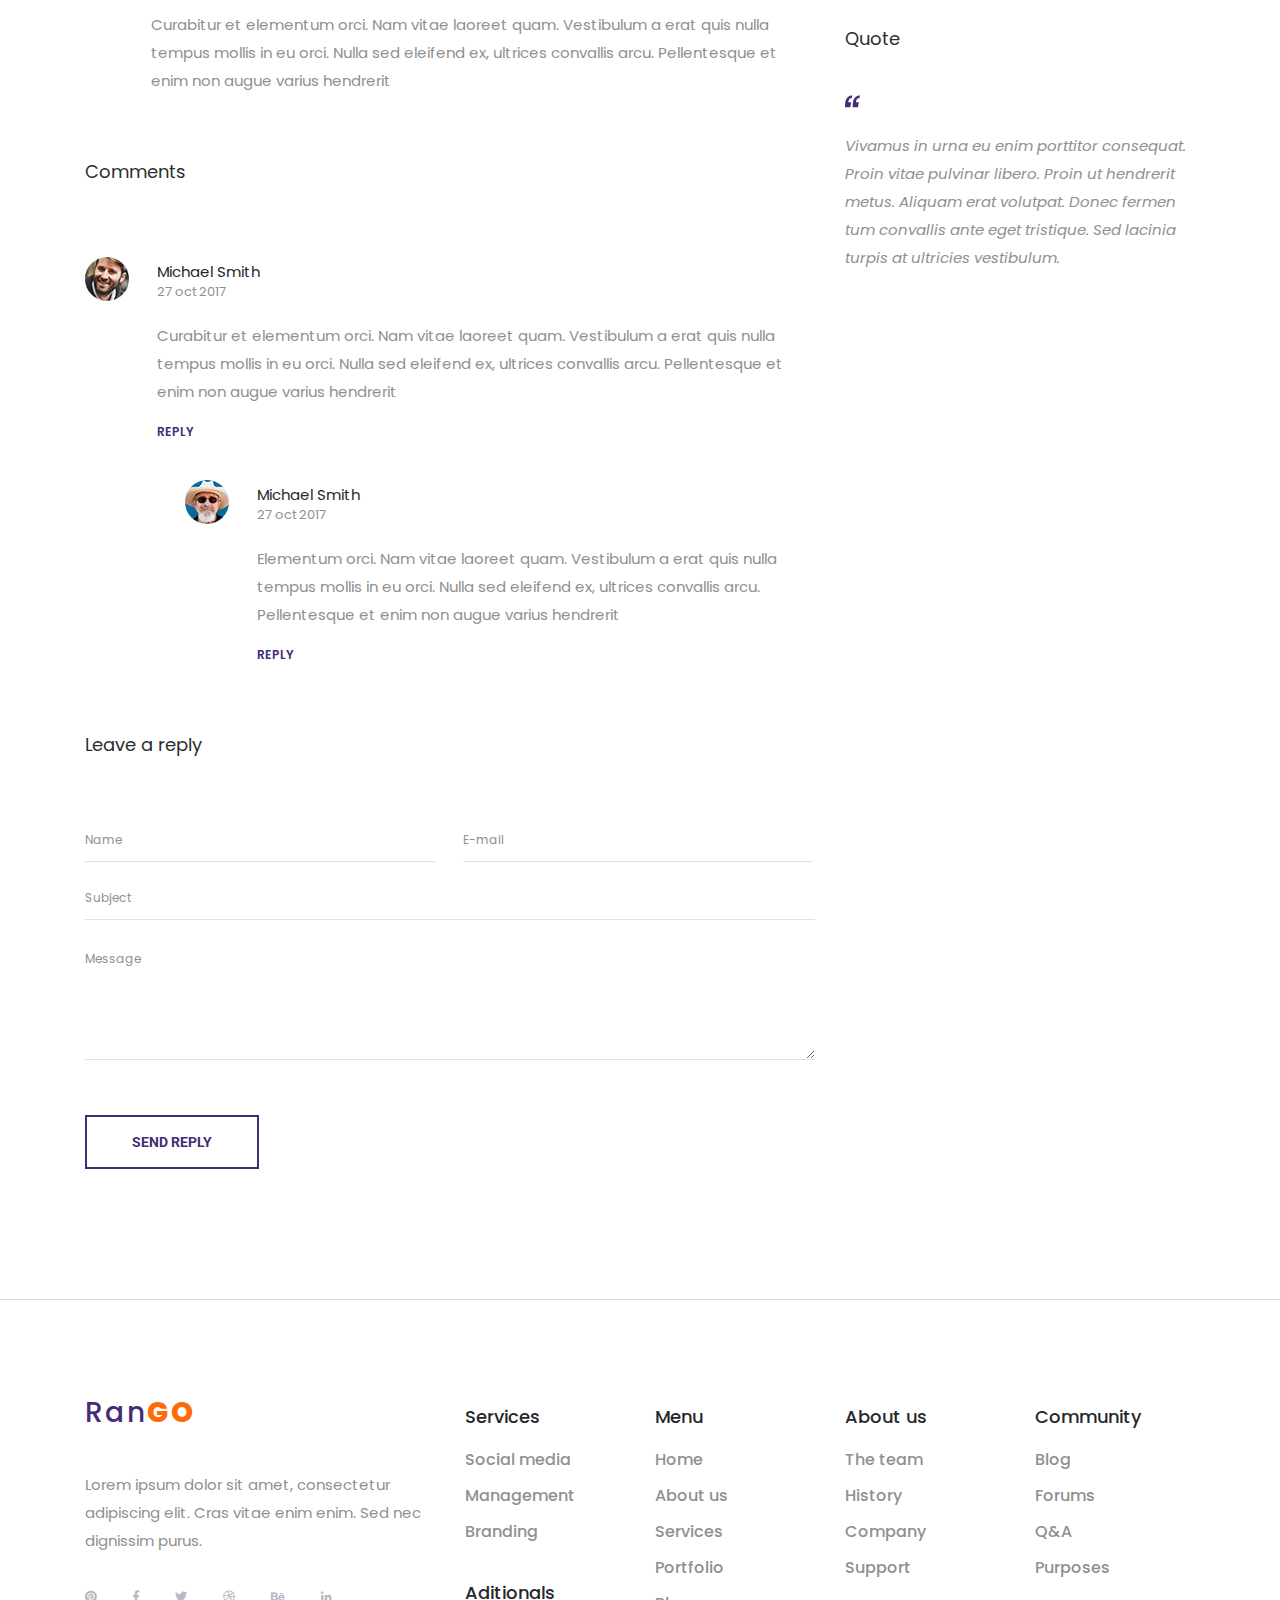
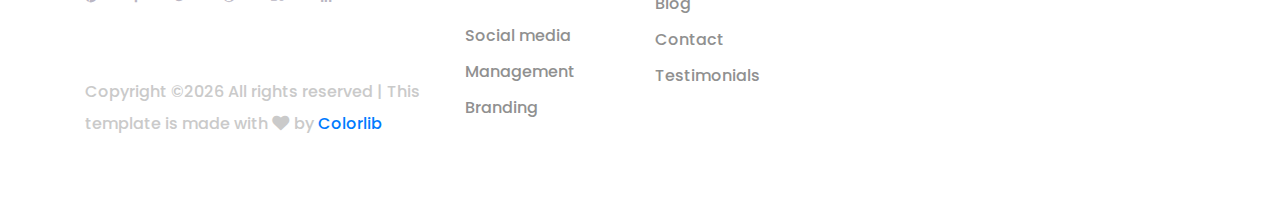
<file: blog_post.html>
<!DOCTYPE html>
<html lang="en">
<head>
<title>RanGO - Blog Post</title>
<meta charset="utf-8">
<meta http-equiv="X-UA-Compatible" content="IE=edge">
<meta name="description" content="RanGO Project">
<meta name="viewport" content="width=device-width, initial-scale=1">
<link rel="stylesheet" type="text/css" href="styles/bootstrap4/bootstrap.min.css">
<link href="plugins/fontawesome-free-5.0.1/css/fontawesome-all.css" rel="stylesheet" type="text/css">
<link href="plugins/colorbox/colorbox.css" rel="stylesheet" type="text/css">
<link rel="stylesheet" type="text/css" href="styles/blog_post_styles.css">
<link rel="stylesheet" type="text/css" href="styles/blog_post_responsive.css">
</head>

<body>

<div class="super_container">
	
	<!-- Header -->

	<header class="header d-flex flex-row justify-content-end align-items-center trans_200">
		
		<!-- Logo -->
		<div class="logo mr-auto">
			<a href="#">Ran<span>go</span></a>
		</div>

		<!-- Navigation -->
		<nav class="main_nav justify-self-end text-right">
			<ul>
				<li><a href="index.html">Home</a></li>
				<li><a href="about.html">About Us</a></li>
				<li><a href="services.html">Services</a></li>
				<li><a href="portfolio.html">Portfolio</a></li>
				<li><a href="blog.html">Blog</a></li>
				<li><a href="contact.html">Contact</a></li>
			</ul>
			
			<!-- Search -->
			<div class="search">
				<div class="search_content d-flex flex-column align-items-center justify-content-center">
					<div class="search_button d-flex flex-column align-items-center justify-content-center">
						<svg version="1.1" id="Layer_1" xmlns="http://www.w3.org/2000/svg" xmlns:xlink="http://www.w3.org/1999/xlink" x="0px" y="0px"
							width="18px" height="18px" viewBox="0 0 100 100" enable-background="new 0 0 100 100" xml:space="preserve">
							<g>
								<g>
									<path class="search_path" fill="#FFFFFF" d="M89.354,10.609c-14.144-14.146-37.157-14.146-51.301,0c-6.852,6.853-10.625,15.964-10.625,25.655
										c0,8.829,3.132,17.174,8.87,23.771l-4.32,4.321l-4.402-4.403c-0.482-0.482-1.137-0.754-1.819-0.754s-1.337,0.271-1.819,0.754
										L3.31,80.584c-2.148,2.147-3.331,5.004-3.331,8.042s1.183,5.895,3.331,8.042C5.457,98.817,8.313,100,11.35,100
										c3.038,0,5.894-1.184,8.041-3.331l20.627-20.631c0.482-0.482,0.753-1.137,0.753-1.819s-0.271-1.337-0.753-1.819l-4.403-4.403
										l4.322-4.322c6.795,5.902,15.28,8.855,23.766,8.855c9.289,0,18.579-3.537,25.65-10.61c6.852-6.853,10.625-15.963,10.625-25.654
										C99.979,26.573,96.205,17.462,89.354,10.609z M15.753,93.029c-1.176,1.177-2.739,1.824-4.403,1.824
										c-1.663,0-3.227-0.648-4.403-1.824c-1.176-1.176-1.823-2.74-1.823-4.403s0.647-3.228,1.824-4.403L18.458,72.71l8.805,8.807
										L15.753,93.029z M30.902,77.878l-8.805-8.807l3.659-3.66l8.806,8.808L30.902,77.878z M85.715,58.28
										c-12.137,12.14-31.886,12.14-44.023,0c-5.88-5.881-9.118-13.699-9.118-22.016c0-8.316,3.238-16.135,9.118-22.016
										c6.069-6.069,14.041-9.104,22.012-9.104c7.972,0,15.943,3.035,22.013,9.104c5.88,5.881,9.117,13.699,9.117,22.016
										S91.596,52.399,85.715,58.28z"></path>
								</g>
							</g>
							<g>
								<g>
									<path class="search_path" fill="#FFFFFF" d="M81.47,18.495c-9.797-9.798-25.736-9.798-35.533,0c-9.796,9.798-9.796,25.741,0,35.539
										c4.898,4.898,11.333,7.349,17.766,7.349c6.435,0,12.868-2.45,17.767-7.349l0,0C91.266,44.235,91.266,28.293,81.47,18.495z
										 M77.831,50.395c-7.79,7.791-20.466,7.791-28.256,0c-7.79-7.792-7.79-20.469,0-28.261c3.896-3.896,9.011-5.843,14.128-5.843
										c5.116,0,10.233,1.948,14.128,5.843C85.621,29.925,85.621,42.603,77.831,50.395z"></path>
								</g>
							</g>
							<g>
								<g>
									<path class="search_path" fill="#FFFFFF" d="M73.283,26.683c-5.282-5.283-13.877-5.283-19.16,0c-1.004,1.005-1.004,2.634,0,3.639
										c1.005,1.005,2.634,1.005,3.639,0c3.276-3.276,8.607-3.276,11.884,0c0.502,0.503,1.16,0.754,1.818,0.754
										c0.659,0,1.317-0.251,1.819-0.754C74.288,29.317,74.288,27.688,73.283,26.683z"></path>
								</g>
							</g>
						</svg>
					</div>

					<form id="search_form" class="search_form bez_1">
						<input type="search" class="search_input bez_1">
					</form>

				</div>
			</div>
		</nav>

		<!-- Hamburger -->
		<div class="hamburger_container bez_1">
			<i class="fas fa-bars trans_200"></i>
		</div>
		
	</header>

	<!-- Menu -->

	<div class="menu_container">
		<div class="menu menu_mm text-right">
			<div class="menu_close"><i class="far fa-times-circle trans_200"></i></div>
			<ul class="menu_mm">
				<li class="menu_mm"><a href="index.html">Home</a></li>
				<li class="menu_mm"><a href="about.html">About Us</a></li>
				<li class="menu_mm"><a href="services.html">Services</a></li>
				<li class="menu_mm"><a href="portfolio.html">Portfolio</a></li>
				<li class="menu_mm"><a href="blog.html">Blog</a></li>
				<li class="menu_mm"><a href="contact.html">Contact</a></li>
			</ul>
		</div>
	</div>

	<!-- Home -->

	<div class="home">
		<div class="home_background_container prlx_parent">
			<div class="home_background prlx" style="background-image:url(images/blog_background.jpg)"></div>
		</div>
		
		<div class="home_title">
			<h2>Blog</h2>
			<div class="next_section_scroll">
				<div class="next_section nav_links" data-scroll-to=".blog">
					<i class="fas fa-chevron-down trans_200"></i>
					<i class="fas fa-chevron-down trans_200"></i>
				</div>
			</div>
		</div>
	
	</div>

	<!-- Blog -->

	<div class="blog">
		
		<div class="container">
			<div class="row">
				
				<div class="col-lg-8">
					
					<!-- Blog Post -->

					<div class="blog_container">

						<!-- Image -->
						<div class="blog_post_image">
							<img src="images/blog_post.jpg" alt="https://unsplash.com/@heysupersimi">
						</div>

						<!-- Blog Post Body -->
						<div class="blog_post_body">
							<div class="blog_post_date">oct 29, 2017</div>
							<h2 class="blog_post_title">A beautiful day</h2>
							<p>Vivamus in urna eu enim porttitor consequat. Proin vitae pulvinar libero. Proin ut hendrerit metus. Aliquam erat volutpat. Donec fermentum convallis ante eget tristique. Sed lacinia turpis at ultricies vestibulum.</p>
							<p>Curabitur et elementum orci. Nam vitae laoreet quam. Vestibulum a erat quis nulla tempus mollis in eu orci. Nulla sed eleifend ex, ultrices convallis arcu. Pellentesque et enim non augue varius hendrerit. Donec pretium, lectus ac dictum viverra, nisl augue maximus orci, at scelerisque ipsum sapien in lorem. Pellentesque vehicula facilisis purus sit amet ultricies. Nam eleifend sit amet nisl ut fermentum. Etiam rhoncus odio non tellus eleifend ornare.</p>
							<p>Mauris eu urna auctor, pharetra dolor ut, laoreet sem. Morbi ornare justo sit amet molestie dictum. Ut scelerisque nec lacus sed posuere. Ut viverra elit ac lectus rhoncus, non tincidunt nisl tristique.</p>
							<div class="blog_post_highlight">
								Donec pretium, lectus ac dictum viverra, nisl augue maximus orci, at scelerisque ipsum sapien in lorem. Pellentesque vehicula facilisis purus sit amet ultricies. Nam eleifend sit amet nisl ut fermentum.
							</div>
							<p>Curabitur et elementum orci. Nam vitae laoreet quam. Vestibulum a erat quis nulla tempus mollis in eu orci. Nulla sed eleifend ex, ultrices convallis arcu. Pellentesque et enim non augue varius hendrerit</p>
						</div>

						<!-- Comments -->
						<div class="blog_post_comments">
							<div class="comments_title">Comments</div>
							<ul class="comments_container">

								<!-- Comment -->
								<li class="comment">
									<div class="comment_content clearfix">
										<div class="comment_image"><img src="images/comment_1.jpg" alt=""></div>
										<div class="comment_body">
											<div class="comment_name">Michael Smith</div>
											<div class="comment_date">27 oct 2017</div>
											<p class="comment_text">Curabitur et elementum orci. Nam vitae laoreet quam. Vestibulum a erat quis nulla tempus mollis in eu orci. Nulla sed eleifend ex, ultrices convallis arcu. Pellentesque et enim non augue varius hendrerit</p>
											<div class="comment_link">
												<a href="#">reply</a>
											</div>
										</div>
									</div>

									<ul class="children">
										<li class="comment">
											<div class="comment_content clearfix">
												<div class="comment_image"><img src="images/comment_2.jpg" alt=""></div>
												<div class="comment_body">
													<div class="comment_name">Michael Smith</div>
													<div class="comment_date">27 oct 2017</div>
													<p class="comment_text">Elementum orci. Nam vitae laoreet quam. Vestibulum a erat quis nulla tempus mollis in eu orci. Nulla sed eleifend ex, ultrices convallis arcu. Pellentesque et enim non augue varius hendrerit</p>
													<div class="comment_link">
														<a href="#">reply</a>
													</div>
												</div>
											</div>
										</li>
									</ul>
								</li>

							</ul>
						</div>

						<!-- Reply -->

						<div class="reply">
							
							<div class="reply_title">Leave a reply</div>
							<div class="reply_form_container">
								
								<!-- Reply Form -->

								<form id="reply_form" action="post">
									<div>
										<input id="reply_form_name" class="input_field reply_form_name" type="text" placeholder="Name" required="required" data-error="Name is required.">
										<input id="reply_form_email" class="input_field reply_form_email" type="email" placeholder="E-mail" required="required" data-error="Valid email is required.">
										<input id="reply_form_subject" class="input_field reply_form_subject" type="text" placeholder="Subject" required="required" data-error="Subject is required.">
										<textarea id="reply_form_message" class="text_field reply_form_message" name="message"  placeholder="Message" rows="4" required data-error="Please, write us a message."></textarea>
									</div>
									<div>
										<button id="reply_form_submit" type="submit" class="reply_submit_btn trans_300" value="Submit">
											send reply
										</button>
									</div>

								</form>

							</div>
						</div>
					</div>
					
				</div>

				<div class="col-lg-4">
					
					<!-- Sidebar -->

					<div class="sidebar">
						
						<div class="sidebar_search_container">

							<!-- Sidebar Search -->
							<form id="sidebar_search_form" class="sidebar_search_form bez_1">
								<input id="sidebar_search_input" type="search" class="sidebar_search_input bez_1" placeholder="Search">
								<button id="sidebar_search_button" type="submit" class="sidebar_search_button trans_300" value="Submit">
									<svg version="1.1" id="Layer_1" xmlns="http://www.w3.org/2000/svg" xmlns:xlink="http://www.w3.org/1999/xlink" x="0px" y="0px"
										width="18px" height="18px" viewBox="0 0 100 100" enable-background="new 0 0 100 100" xml:space="preserve">
										<g>
											<g>
												<path class="search_path" fill="#909090" d="M89.354,10.609c-14.144-14.146-37.157-14.146-51.301,0c-6.852,6.853-10.625,15.964-10.625,25.655
													c0,8.829,3.132,17.174,8.87,23.771l-4.32,4.321l-4.402-4.403c-0.482-0.482-1.137-0.754-1.819-0.754s-1.337,0.271-1.819,0.754
													L3.31,80.584c-2.148,2.147-3.331,5.004-3.331,8.042s1.183,5.895,3.331,8.042C5.457,98.817,8.313,100,11.35,100
													c3.038,0,5.894-1.184,8.041-3.331l20.627-20.631c0.482-0.482,0.753-1.137,0.753-1.819s-0.271-1.337-0.753-1.819l-4.403-4.403
													l4.322-4.322c6.795,5.902,15.28,8.855,23.766,8.855c9.289,0,18.579-3.537,25.65-10.61c6.852-6.853,10.625-15.963,10.625-25.654
													C99.979,26.573,96.205,17.462,89.354,10.609z M15.753,93.029c-1.176,1.177-2.739,1.824-4.403,1.824
													c-1.663,0-3.227-0.648-4.403-1.824c-1.176-1.176-1.823-2.74-1.823-4.403s0.647-3.228,1.824-4.403L18.458,72.71l8.805,8.807
													L15.753,93.029z M30.902,77.878l-8.805-8.807l3.659-3.66l8.806,8.808L30.902,77.878z M85.715,58.28
													c-12.137,12.14-31.886,12.14-44.023,0c-5.88-5.881-9.118-13.699-9.118-22.016c0-8.316,3.238-16.135,9.118-22.016
													c6.069-6.069,14.041-9.104,22.012-9.104c7.972,0,15.943,3.035,22.013,9.104c5.88,5.881,9.117,13.699,9.117,22.016
													S91.596,52.399,85.715,58.28z"></path>
											</g>
										</g>
										<g>
											<g>
												<path class="search_path" fill="#909090" d="M81.47,18.495c-9.797-9.798-25.736-9.798-35.533,0c-9.796,9.798-9.796,25.741,0,35.539
													c4.898,4.898,11.333,7.349,17.766,7.349c6.435,0,12.868-2.45,17.767-7.349l0,0C91.266,44.235,91.266,28.293,81.47,18.495z
													 M77.831,50.395c-7.79,7.791-20.466,7.791-28.256,0c-7.79-7.792-7.79-20.469,0-28.261c3.896-3.896,9.011-5.843,14.128-5.843
													c5.116,0,10.233,1.948,14.128,5.843C85.621,29.925,85.621,42.603,77.831,50.395z"></path>
											</g>
										</g>
										<g>
											<g>
												<path class="search_path" fill="#909090" d="M73.283,26.683c-5.282-5.283-13.877-5.283-19.16,0c-1.004,1.005-1.004,2.634,0,3.639
													c1.005,1.005,2.634,1.005,3.639,0c3.276-3.276,8.607-3.276,11.884,0c0.502,0.503,1.16,0.754,1.818,0.754
													c0.659,0,1.317-0.251,1.819-0.754C74.288,29.317,74.288,27.688,73.283,26.683z"></path>
											</g>
										</g>
									</svg>
								</button>

							</form>

						</div>
						
						<!-- Sidebar Categories -->
						<div class="sidebar_section categories_section">
							
							<div class="sidebar_section_title">Categories</div>
							<div class="sidebar_categories">
								<ul>
									<li><a href="#">Vestibulum maximus</a></li>
									<li class="active"><a href="#">Nisi eu lobortis pharetra</a></li>
									<li><a href="#">Orci quam accumsan</a></li>
									<li><a href="#">Auguen pharetra massa</a></li>
									<li><a href="#">Tellus ut nulla</a></li>
									<li><a href="#">Etiam egestas viverra</a></li>
								</ul>
							</div>
						</div>
						
						<!-- Sidebar Gallery -->
						<div class="sidebar_section gallery_section">
							
							<div class="sidebar_section_title">Instagram</div>
							<div class="gallery_container">
								<ul class="gallery_items d-flex flex-row align-items-start justify-content-between flex-wrap">
									<li class="gallery_item">
										<a class="colorbox" href="https://images.unsplash.com/photo-1463704131914-97e5aaa0e339?auto=format&fit=crop&w=720&q=80">
											<img src="images/gallery_1.jpg" alt="https://unsplash.com/@matthewkane">
										</a>
									</li>
									<li class="gallery_item">
										<a class="colorbox" href="https://images.unsplash.com/photo-1487260211189-670c54da558d?auto=format&fit=crop&w=720&q=80">
											<img src="images/gallery_2.jpg" alt="https://unsplash.com/@emileseguin">
										</a>
									</li>
									<li class="gallery_item">
										<a class="colorbox" href="https://images.unsplash.com/photo-1499763874088-6f30adc715b6?auto=format&fit=crop&w=678&q=80">
											<img src="images/gallery_3.jpg" alt="https://unsplash.com/@naveenprajapat">
										</a>
									</li>
									<li class="gallery_item">
										<a class="colorbox" href="https://images.unsplash.com/photo-1507915600431-5292809c5ab7?auto=format&fit=crop&w=720&q=80">
											<img src="images/gallery_4.jpg" alt="https://unsplash.com/@saaout">
										</a>
									</li>
									<li class="gallery_item">
										<a class="colorbox" href="https://images.unsplash.com/photo-1477959858617-67f85cf4f1df?auto=format&fit=crop&w=720&q=80">
											<img src="images/gallery_5.jpg" alt="">
										</a>
									</li>
									<li class="gallery_item">
										<a class="colorbox" href="https://images.unsplash.com/photo-1493847242172-d46053a1f671?auto=format&fit=crop&w=720&q=80">
											<img src="images/gallery_6.jpg" alt="https://unsplash.com/@joeypilgrim">
										</a>
									</li>
								</ul>
							</div>
						</div>

						<!-- Sidebar Tags -->

						<div class="sidebar_section tags_section">

							<div class="sidebar_section_title">Tags</div>
							
							<div class="tags_container d-flex flex-row flex-wrap">
								<div class="tag_item"><a href="#">branding</a></div>
								<div class="tag_item"><a href="#">identity</a></div>
								<div class="tag_item"><a href="#">video</a></div>
								<div class="tag_item"><a href="#">design</a></div>
								<div class="tag_item"><a href="#">inspiration</a></div>
								<div class="tag_item"><a href="#">web design</a></div>
								<div class="tag_item"><a href="#">photography</a></div>
							</div>
						</div>

						<!-- Sidebar Quote -->

						<div class="sidebar_section quote_section">
							
							<div class="sidebar_section_title">Quote</div>
							<div class="quote_quote"><img src="images/quote.svg" alt=""></div>
							<p class="quote_text">Vivamus in urna eu enim porttitor consequat. Proin vitae pulvinar libero. Proin ut hendrerit metus. Aliquam erat volutpat. Donec fermen tum convallis ante eget tristique. Sed lacinia turpis at ultricies vestibulum.</p>
						</div>

					</div>
				</div>
			</div>
		</div>
		
	</div>

	<!-- Footer -->

	<footer class="footer">
		<div class="container">
			<div class="row">
				
				<div class="col-lg-4">

					<!-- Footer Intro -->
					<div class="footer_intro">

						<!-- Logo -->
						<div class="logo footer_logo">
							<a href="#">Ran<span>go</span></a>
						</div>

						<p>Lorem ipsum dolor sit amet, consectetur adipiscing elit. Cras vitae enim enim. Sed nec dignissim purus.</p>
						
						<!-- Social -->
						<div class="footer_social">
							<ul>
								<li><a href="#"><i class="fab fa-pinterest"></i></a></li>
								<li><a href="#"><i class="fab fa-facebook-f"></i></a></li>
								<li><a href="#"><i class="fab fa-twitter"></i></a></li>
								<li><a href="#"><i class="fab fa-dribbble"></i></a></li>
								<li><a href="#"><i class="fab fa-behance"></i></a></li>
								<li><a href="#"><i class="fab fa-linkedin-in"></i></a></li>
							</ul>
						</div>
						
						<!-- Copyright -->
						<div class="footer_cr"><!-- Link back to Colorlib can't be removed. Template is licensed under CC BY 3.0. -->
Copyright &copy;<script>document.write(new Date().getFullYear());</script> All rights reserved | This template is made with <i class="fa fa-heart" aria-hidden="true"></i> by <a href="https://colorlib.com" target="_blank">Colorlib</a>
<!-- Link back to Colorlib can't be removed. Template is licensed under CC BY 3.0. --></div>

					</div>

				</div>
				
				<!-- Footer Services -->
				<div class="col-lg-2">

					<div class="footer_col">
						<div class="footer_col_title">Services</div>
						<ul>
							<li><a href="#">Social media</a></li>
							<li><a href="#">Management</a></li>
							<li><a href="#">Branding</a></li>
						</ul>
					</div>
					
					<div class="footer_col">
						<div class="footer_col_title">Aditionals</div>
						<ul>
							<li><a href="#">Social media</a></li>
							<li><a href="#">Management</a></li>
							<li><a href="#">Branding</a></li>
						</ul>
					</div>

				</div>

				<!-- Footer Menu -->
				<div class="col-lg-2">

					<div class="footer_col">
						<div class="footer_col_title">Menu</div>
						<ul>
							<li><a href="index.html">Home</a></li>
							<li><a href="about.html">About us</a></li>
							<li><a href="services.html">Services</a></li>
							<li><a href="portfolio.html">Portfolio</a></li>
							<li><a href="blog.html">Blog</a></li>
							<li><a href="contact.html">Contact</a></li>
							<li><a href="#">Testimonials</a></li>
						</ul>
					</div>

				</div>

				<!-- Footer About -->
				<div class="col-lg-2">

					<div class="footer_col">
						<div class="footer_col_title">About us</div>
						<ul>
							<li><a href="#">The team</a></li>
							<li><a href="#">History</a></li>
							<li><a href="#">Company</a></li>
							<li><a href="#">Support</a></li>
						</ul>
					</div>

				</div>

				<!-- Footer Community -->
				<div class="col-lg-2">

					<div class="footer_col">
						<div class="footer_col_title">Community</div>
						<ul>
							<li><a href="#">Blog</a></li>
							<li><a href="#">Forums</a></li>
							<li><a href="#">Q&A</a></li>
							<li><a href="#">Purposes</a></li>
						</ul>
					</div>

				</div>

			</div>

			<div class="row">
				<div class="col">
					<!-- Copyright -->
					<div class="footer_cr_2">2017 All rights reserved</div>
				</div>
			</div>
		</div>
	</footer>

</div>

<script src="js/jquery-3.2.1.min.js"></script>
<script src="styles/bootstrap4/popper.js"></script>
<script src="styles/bootstrap4/bootstrap.min.js"></script>
<script src="plugins/greensock/TweenMax.min.js"></script>
<script src="plugins/greensock/TimelineMax.min.js"></script>
<script src="plugins/scrollmagic/ScrollMagic.min.js"></script>
<script src="plugins/greensock/animation.gsap.min.js"></script>
<script src="plugins/greensock/ScrollToPlugin.min.js"></script>
<script src="plugins/colorbox/jquery.colorbox-min.js"></script>
<script src="plugins/scrollTo/jquery.scrollTo.min.js"></script>
<script src="plugins/easing/easing.js"></script>
<script src="js/blog_post_custom.js"></script>
</body>

</html>
</file>
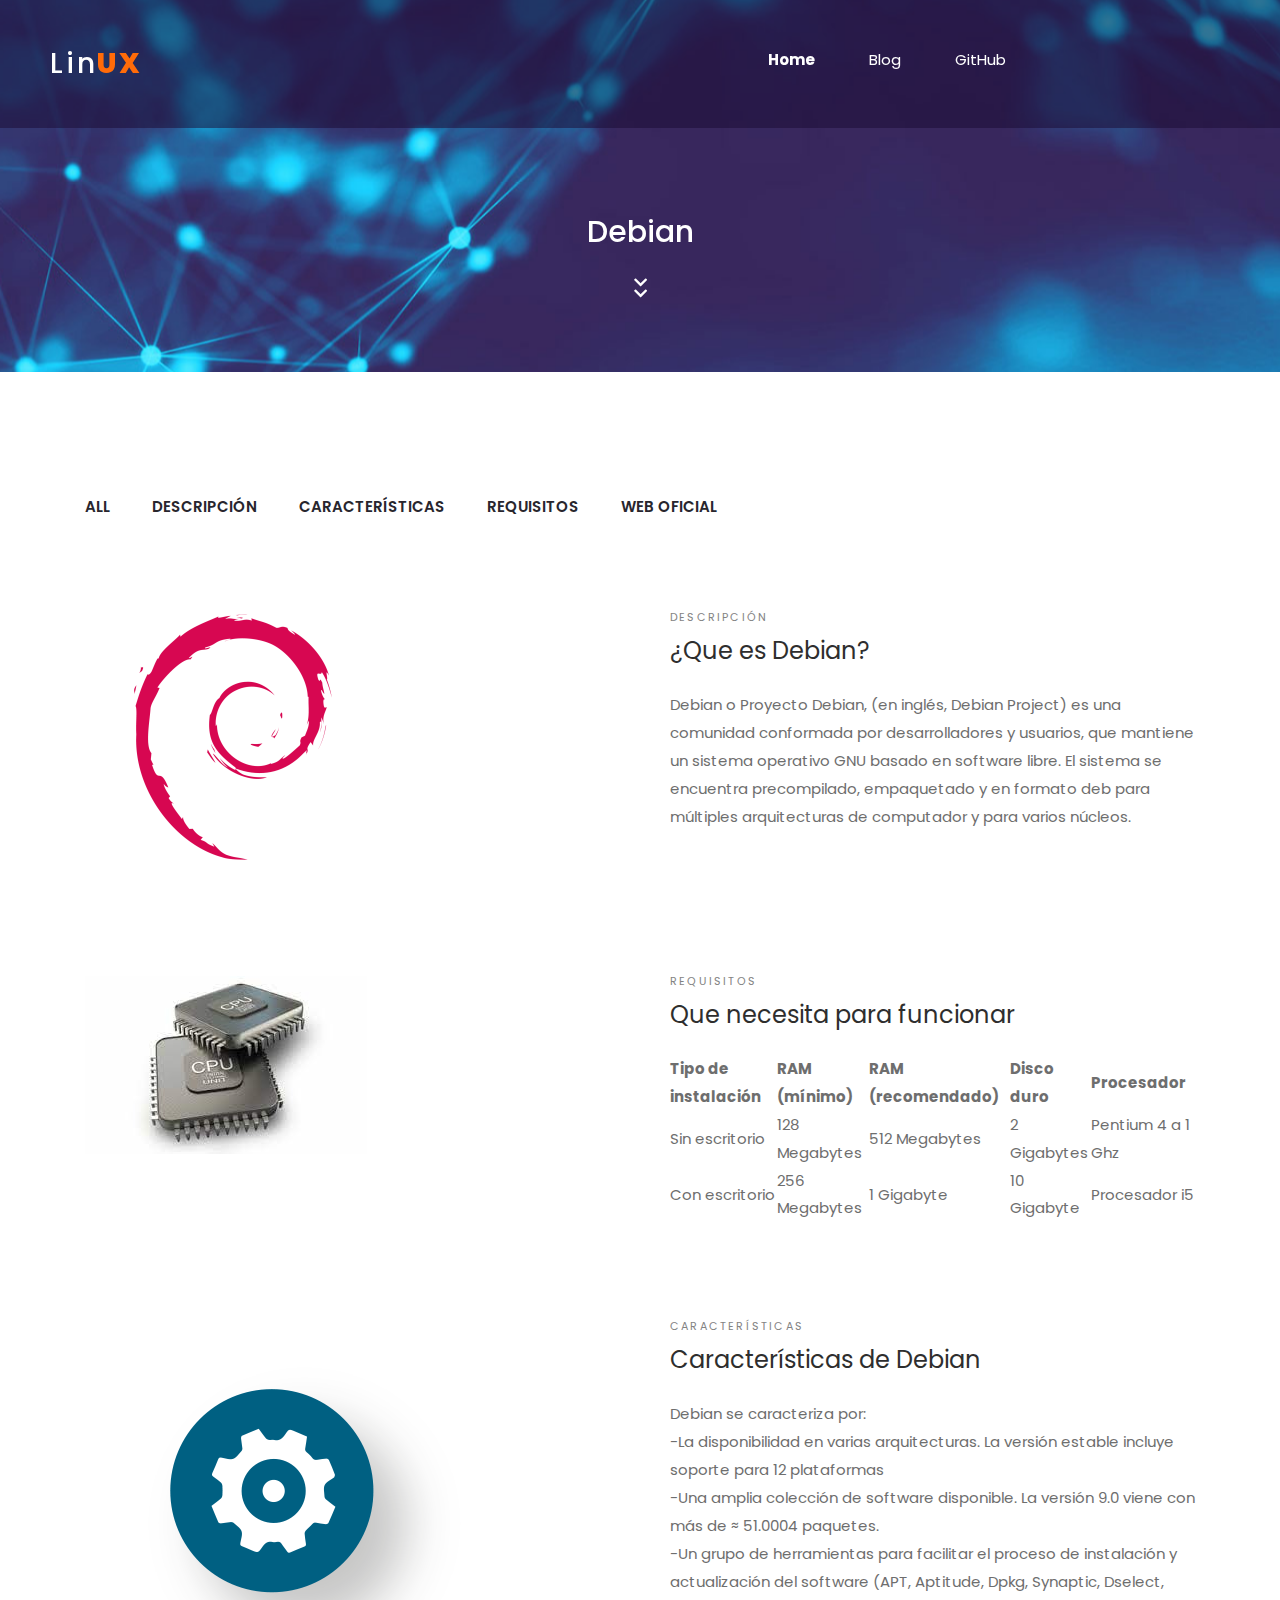
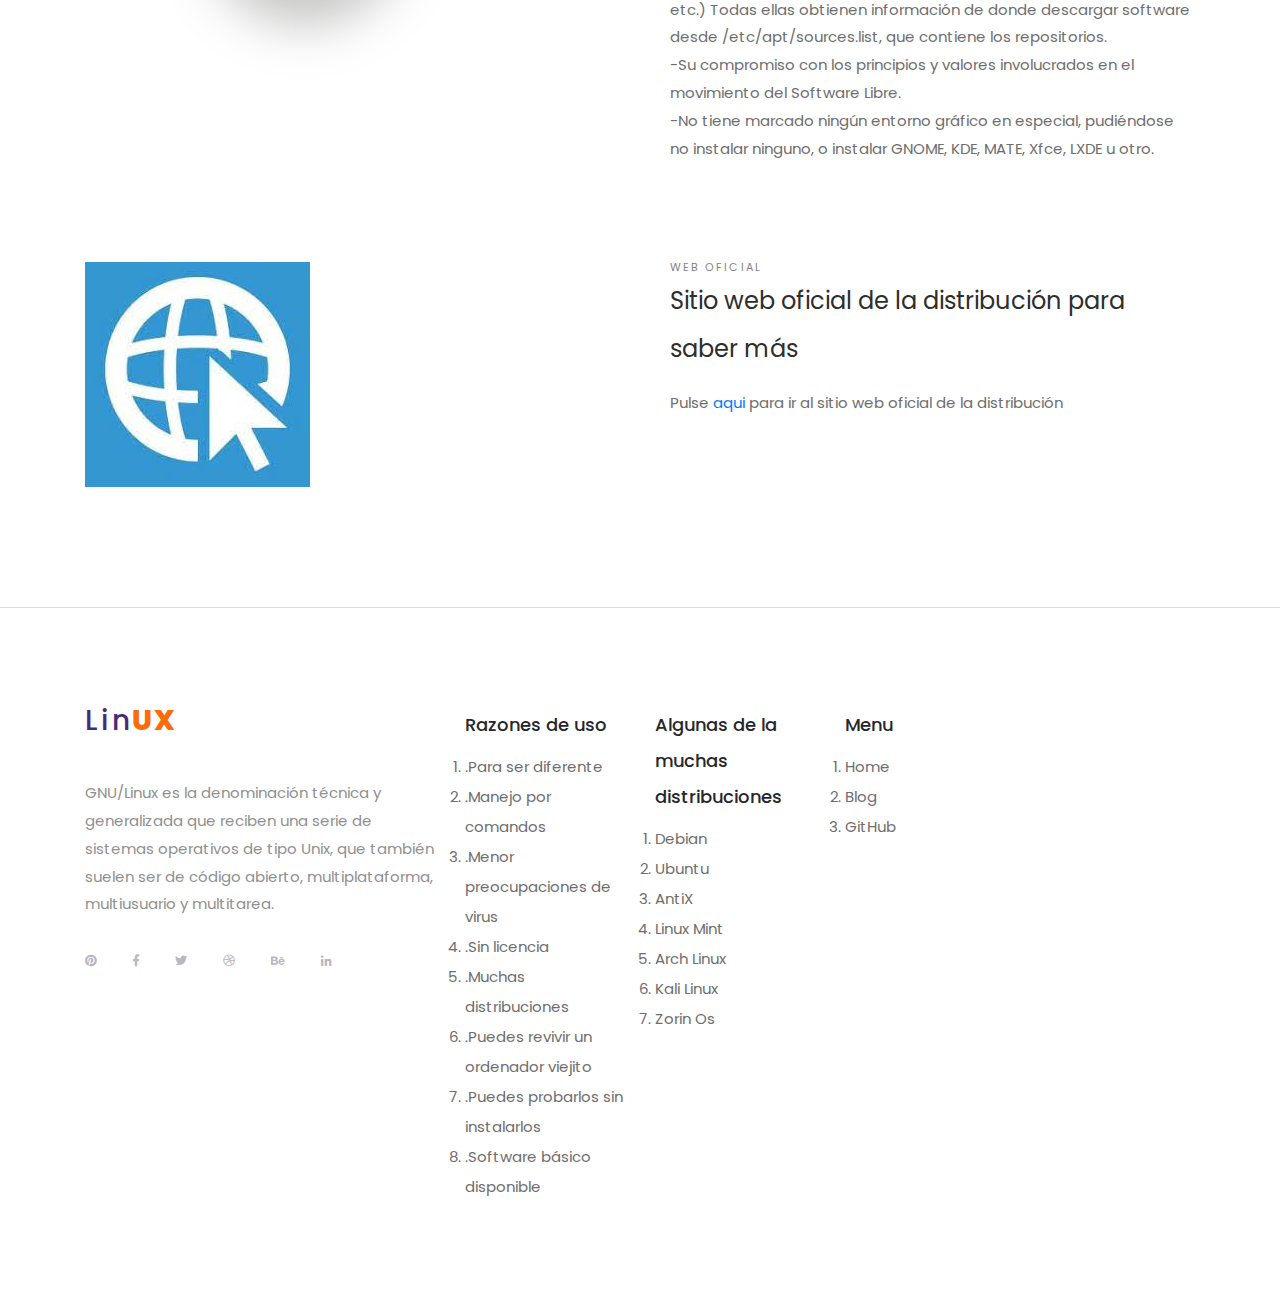
<file: debian.html>
<!DOCTYPE html>
<html lang="es">
<head>
<title>Linux - Debian</title>
<meta charset="utf-8">
<meta http-equiv="X-UA-Compatible" content="IE=edge">
<meta name="description" content="RanGO Project">
<meta name="viewport" content="width=device-width, initial-scale=1">
<link rel="icon" href="images/tux.ico" type="image/png" />
<link rel="stylesheet" type="text/css" href="styles/bootstrap4/bootstrap.min.css">
<link href="plugins/fontawesome-free-5.0.1/css/fontawesome-all.css" rel="stylesheet" type="text/css">
<link rel="stylesheet" type="text/css" href="styles/portfolio_styles.css">
<link rel="stylesheet" type="text/css" href="styles/portfolio_responsive.css">
</head>

<body>

<div class="super_container">
	
	<!-- Header -->

	<header class="header d-flex flex-row justify-content-end align-items-center trans_200">
		
		<!-- Logo -->
		<div class="logo mr-auto">
			<a href="#">Lin<span>ux</span></a>
		</div>

		<!-- Navigation -->
		<nav class="main_nav justify-self-end text-right">
			<ul>
				<li class="active"><a href="index.html">Home</a></li>
				<li><a href="https://linuxpsmrworks.business.blog/">Blog</a></li>
				<li><a href="https://github.com/Felg-Ts">GitHub</a></li>
				<li><a></a></li>
				<li><a></a></li>
				<li><a></a></li>
			</ul>
			
			<!-- Search -->
			<div class="search">

			</div>
		</nav>
		
	</header>

	<!-- Home -->

	<div class="home">
		<div class="home_background_container prlx_parent">
			<div class="home_background prlx" style="background-image:url(images/portfolio_background.jpg)"></div>
		</div>
		
		<div class="home_title">
			<h2>Debian</h2>
			<div class="next_section_scroll">
				<div class="next_section nav_links" data-scroll-to=".portfolio">
					<i class="fas fa-chevron-down trans_200"></i>
					<i class="fas fa-chevron-down trans_200"></i>
				</div>
			</div>
		</div>
	
	</div>

	<!-- Portfolio -->

	<div class="portfolio">
		
		<div class="container">
			<div class="row">
				
				<div class="col">
					<div class="portfolio_categories button-group filters-button-group">
						<ul>
							<li class="portfolio_category active is-checked" data-filter="*">all</li>
							<li class="portfolio_category" data-filter=".branding">descripción</li>
							<li class="portfolio_category" data-filter=".graphic_design">características</li>
							<li class="portfolio_category" data-filter=".motion_graphic">requisitos</li>
							<li class="portfolio_category" data-filter=".web_design">web oficial</li>
						</ul>
					</div>
				</div>

			</div>

			<div class="row">
				<div class="col">
					
					<div class="portfolio_items product-grid">

						<!-- Portfolio Item -->
						<div class="card branding">
							<div class="card_image">
								<img class="" src="images/debian.png" alt="">
							</div>
							
							<div class="card-body">
								<div class="card-header">descripción</div>
								<div class="card-title">¿Que es Debian?</div>
								<div class="card-text">Debian o Proyecto Debian,​ (en inglés, Debian Project)​ es una comunidad conformada por desarrolladores y usuarios, que mantiene un sistema operativo GNU basado en software libre. El sistema se encuentra precompilado, empaquetado y en formato deb para múltiples arquitecturas de computador y para varios núcleos.</div>
							</div>
						</div>

						<!-- Portfolio Item -->
						<div class="card motion_graphic">
							<div class="card_image">
								<img class="" src="images/rqm.jpg" alt="">
							</div>
							
							<div class="card-body">
								<div class="card-header">requisitos</div>
								<div class="card-title">Que necesita para funcionar</div>
								<div class="card-text"><table class="tftable">
									<tr><th>Tipo de instalación</th><th>RAM (mínimo)</th><th>RAM (recomendado)</th><th>Disco duro</th><th>Procesador</th></tr>
									<tr><td>Sin escritorio</td><td>128 Megabytes</td><td>512 Megabytes</td><td>2 Gigabytes</td><td>Pentium 4 a 1 Ghz</td></tr>
									<tr><td>Con escritorio</td><td>256 Megabytes</td><td>1 Gigabyte</td><td>10 Gigabyte</td><td>Procesador i5</td></tr>
									</table>
									
									</div>
							</div>
						</div>

						<!-- Portfolio Item -->
						<div class="card graphic_design">
							<div class="card_image">
								<img class="" src="images/crt.png" alt="">
							</div>
							
							<div class="card-body">
								<div class="card-header">características</div>
								<div class="card-title">Características de Debian</div>
								<div class="card-text">Debian se caracteriza por: <br>

									-La disponibilidad en varias arquitecturas. La versión estable incluye soporte para 12 plataformas​ <br>
									-Una amplia colección de software disponible. La versión 9.0 viene con más de ≈ 51.0004​ paquetes. <br>
									-Un grupo de herramientas para facilitar el proceso de instalación y actualización del software (APT, Aptitude, Dpkg, Synaptic, Dselect, etc.) Todas ellas obtienen información de donde descargar software desde /etc/apt/sources.list, que contiene los repositorios. <br>
									-Su compromiso con los principios y valores involucrados en el movimiento del Software Libre. <br>
									-No tiene marcado ningún entorno gráfico en especial, pudiéndose no instalar ninguno, o instalar GNOME, KDE, MATE, Xfce, LXDE u otro.</div>
							</div>
						</div>

						<!-- Portfolio Item -->
						<div class="card web_design">
							<div class="card_image">
								<img class="" src="images/owb.jpg" alt="">
							</div>
							
							<div class="card-body">
								<div class="card-header">web oficial</div>
								<div class="card-title">Sitio web oficial de la distribución para saber más</div>
								<div class="card-text">Pulse<a href="https://www.debian.org/index.es.html"> aqui </a>para ir al sitio web oficial de la distribución</div>
							</div>
						</div>

					</div>
						
				</div>
			</div>
		</div>
	</div>

	<!-- Footer -->

	<!-- Footer -->

	<footer class="footer">
		<div class="container">
			<div class="row">
				
				<div class="col-lg-4">

					<!-- Footer Intro -->
					<div class="footer_intro">

						<!-- Logo -->
						<div class="logo footer_logo">
							<a href="#">Lin<span>ux</span></a>
						</div>

						<p>GNU/Linux es la denominación técnica y generalizada que reciben una serie de sistemas operativos de tipo Unix, que también suelen ser de código abierto, multiplataforma, multiusuario y multitarea.</p>
						
						<!-- Social -->
						<div class="footer_social">
							<ul>
								<li><a href="#"><i class="fab fa-pinterest"></i></a></li>
								<li><a href="#"><i class="fab fa-facebook-f"></i></a></li>
								<li><a href="#"><i class="fab fa-twitter"></i></a></li>
								<li><a href="#"><i class="fab fa-dribbble"></i></a></li>
								<li><a href="#"><i class="fab fa-behance"></i></a></li>
								<li><a href="#"><i class="fab fa-linkedin-in"></i></a></li>
							</ul>
						</div>
						
						<!-- Copyright -->
						<div class="footer_cr"></div>

					</div>

				</div>
				
				<!-- Footer Services -->
				<div class="col-lg-2">

					<div class="footer_col">
						<div class="footer_col_title">Razones de uso</div>
						<ol>
							<li><a>.Para ser diferente</a></li>
							<li><a>.Manejo por comandos</a></li>
							<li><a>.Menor preocupaciones de virus</a></li>
							<li><a>.Sin licencia</a></li>
							<li><a>.Muchas distribuciones</a></li>
							<li><a>.Puedes revivir un ordenador viejito</a></li>
							<li><a>.Puedes probarlos sin instalarlos</a></li>
							<li><a>.Software básico disponible</a></li>
						</ol>
					</div>

					<div class="footer_col">
						<div class="footer_col_title"></div>
					</div>

				</div>

				<!-- Footer About -->
				<div class="col-lg-2">

					<div class="footer_col">
						<div class="footer_col_title">Algunas de la muchas distribuciones</div>
						<ol>
							<li><a>Debian</a></li>
							<li><a>Ubuntu</a></li>
							<li><a>AntiX</a></li>
							<li><a>Linux Mint</a></li>
							<li><a>Arch Linux</a></li>
							<li><a>Kali Linux</a></li>
							<li><a>Zorin Os</a></li>
						</ol>
					</div>

				</div>
				
				<!-- Footer Menu -->
				<div class="col-lg-2">

					<div class="footer_col">
						<div class="footer_col_title">Menu</div>
						<ol>
							<li><a>Home</a></li>
							<li><a>Blog</a></li>
							<li><a>GitHub</a></li>
						</ol>
					</div>

				</div>

			</div>

		</div>
	</footer>

</div>

<script src="js/jquery-3.2.1.min.js"></script>
<script src="styles/bootstrap4/popper.js"></script>
<script src="styles/bootstrap4/bootstrap.min.js"></script>
<script src="plugins/greensock/TweenMax.min.js"></script>
<script src="plugins/greensock/TimelineMax.min.js"></script>
<script src="plugins/scrollmagic/ScrollMagic.min.js"></script>
<script src="plugins/greensock/animation.gsap.min.js"></script>
<script src="plugins/greensock/ScrollToPlugin.min.js"></script>
<script src="plugins/Isotope/isotope.pkgd.min.js"></script>
<script src="plugins/scrollTo/jquery.scrollTo.min.js"></script>
<script src="plugins/easing/easing.js"></script>
<script src="js/portfolio_custom.js"></script>
</body>

</html>
</file>
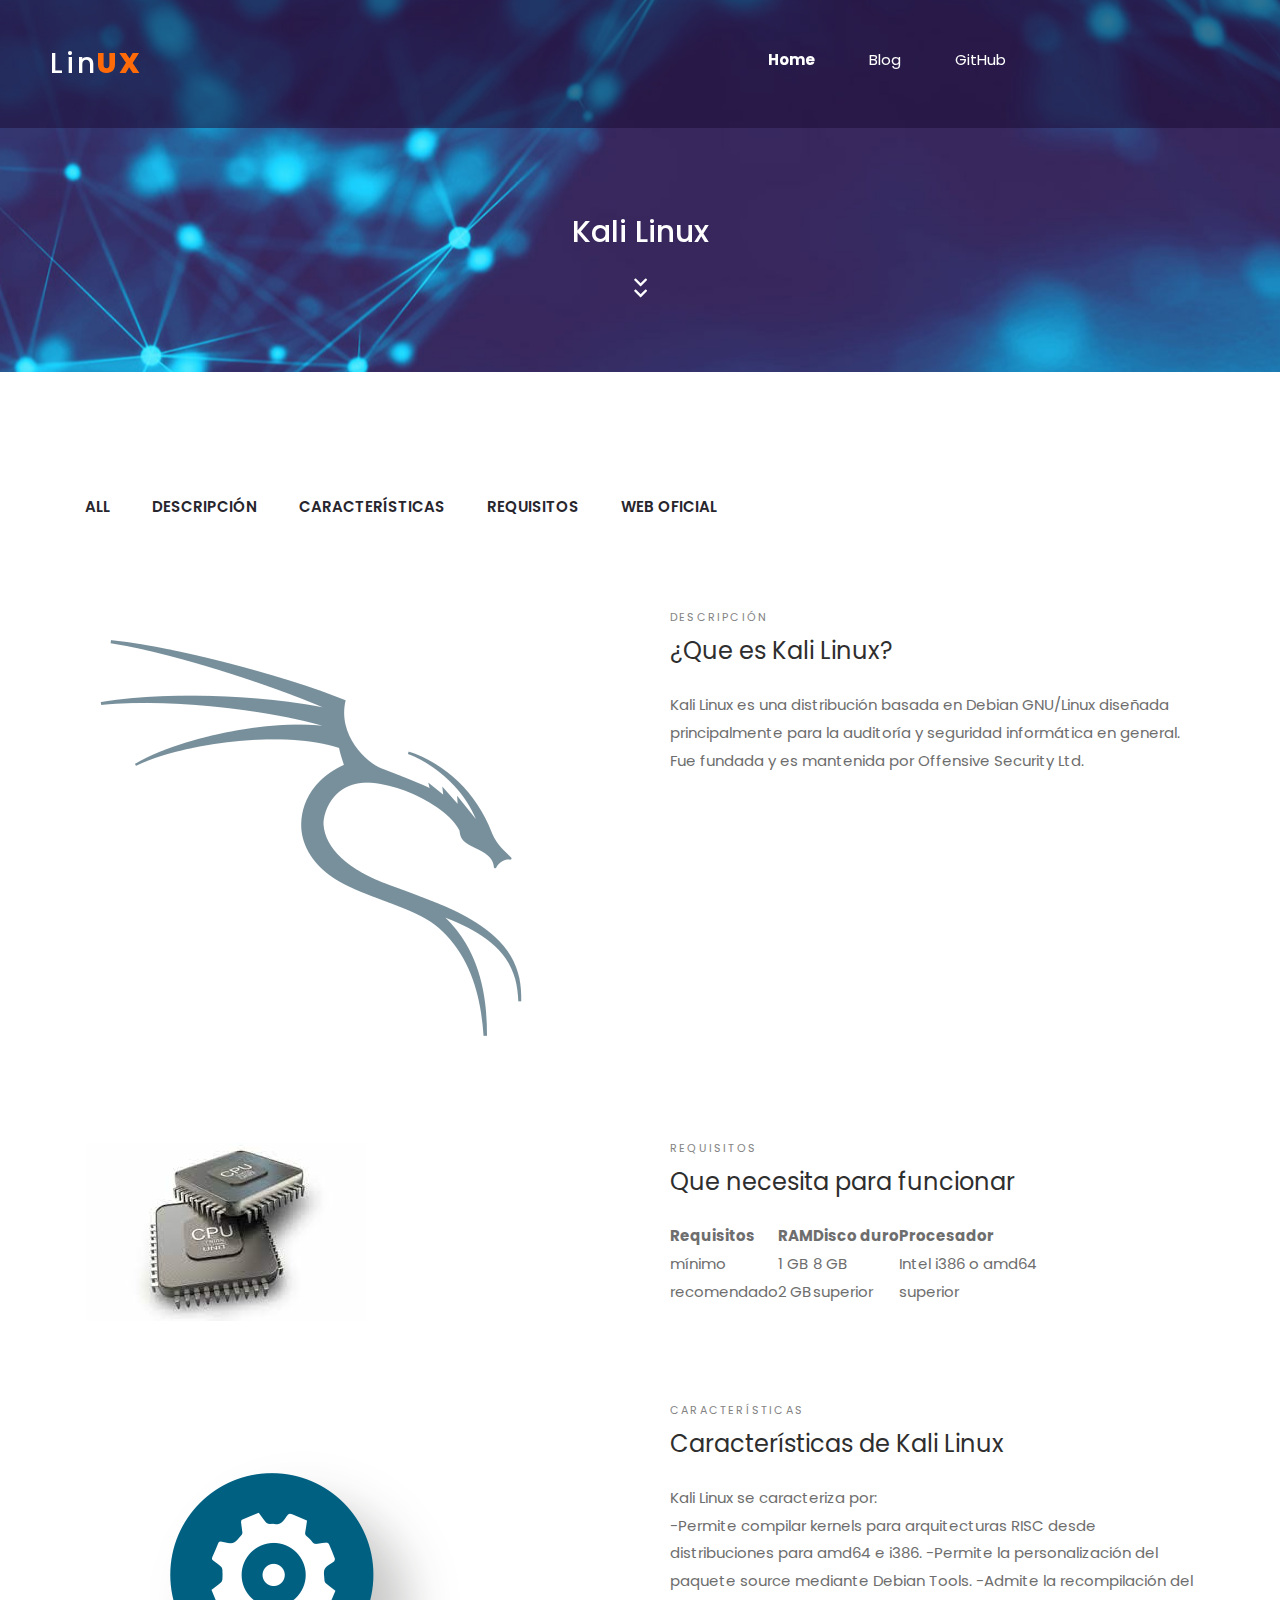
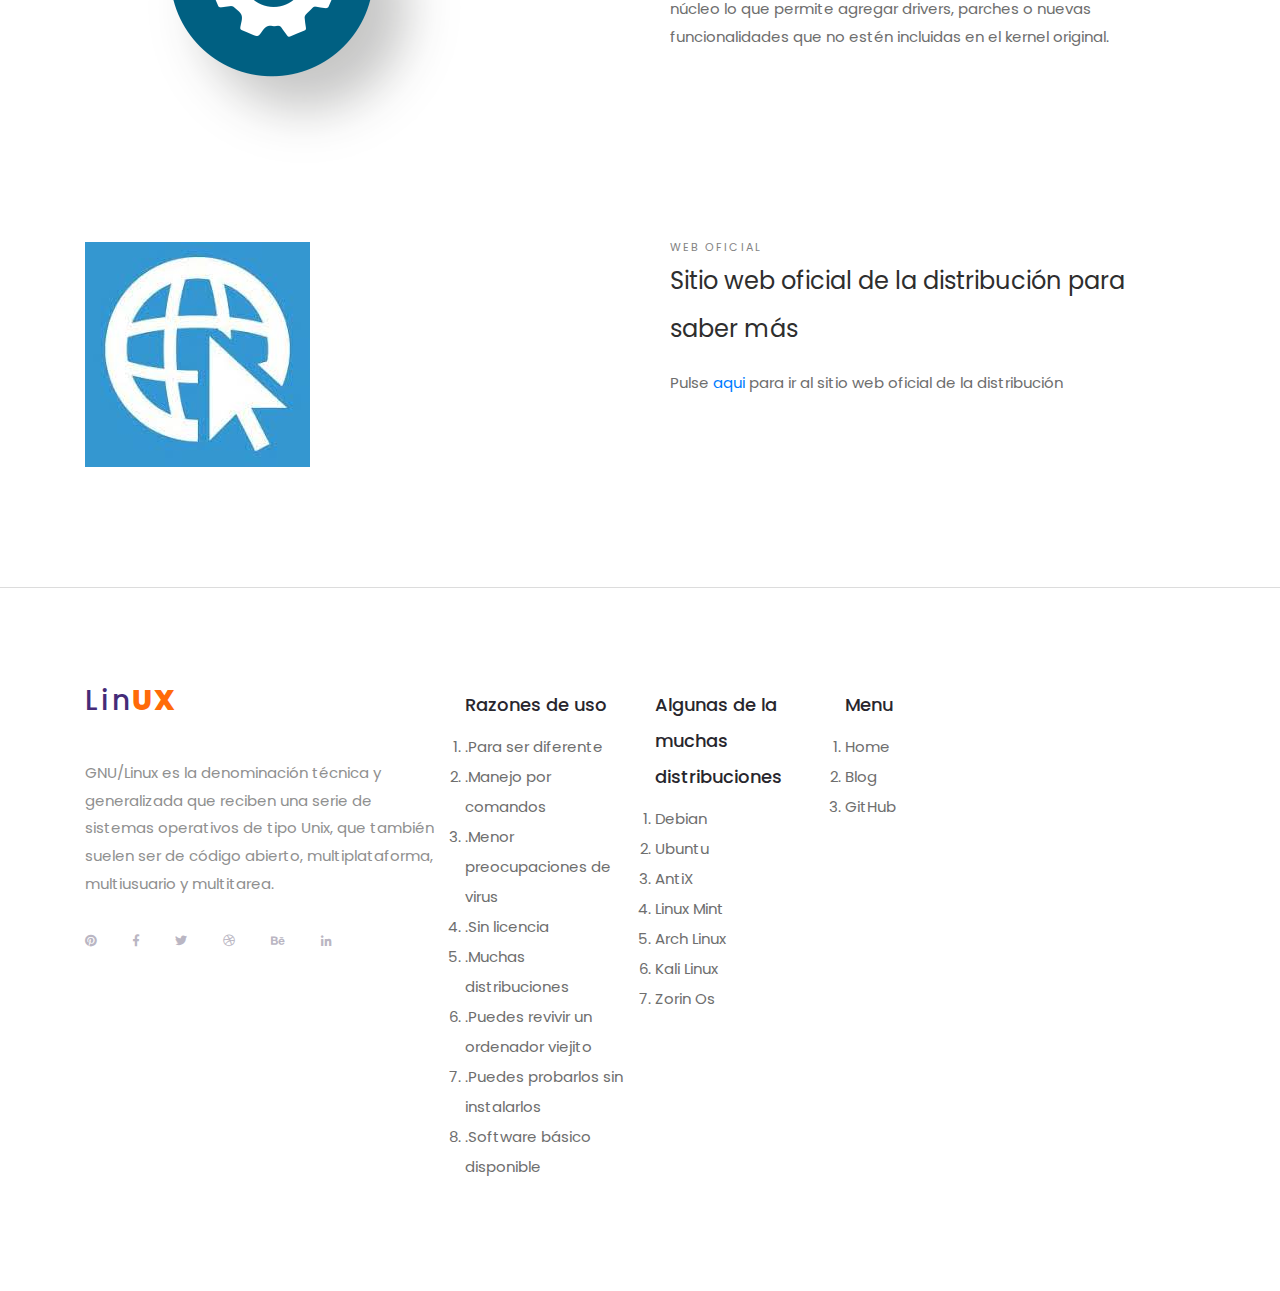
<file: kalilinux.html>
<!DOCTYPE html>
<html lang="es">
<head>
<title>Linux - Kali Linux</title>
<meta charset="utf-8">
<meta http-equiv="X-UA-Compatible" content="IE=edge">
<meta name="description" content="RanGO Project">
<meta name="viewport" content="width=device-width, initial-scale=1">
<link rel="icon" href="images/tux.ico" type="image/png" />
<link rel="stylesheet" type="text/css" href="styles/bootstrap4/bootstrap.min.css">
<link href="plugins/fontawesome-free-5.0.1/css/fontawesome-all.css" rel="stylesheet" type="text/css">
<link rel="stylesheet" type="text/css" href="styles/portfolio_styles.css">
<link rel="stylesheet" type="text/css" href="styles/portfolio_responsive.css">
</head>

<body>

<div class="super_container">
	
	<!-- Header -->

	<header class="header d-flex flex-row justify-content-end align-items-center trans_200">
		
		<!-- Logo -->
		<div class="logo mr-auto">
			<a href="#">Lin<span>ux</span></a>
		</div>

		<!-- Navigation -->
		<nav class="main_nav justify-self-end text-right">
			<ul>
				<li class="active"><a href="index.html">Home</a></li>
				<li><a href="https://linuxpsmrworks.business.blog/">Blog</a></li>
				<li><a href="https://github.com/Felg-Ts">GitHub</a></li>
				<li><a></a></li>
				<li><a></a></li>
				<li><a></a></li>
			</ul>
			
			<!-- Search -->
			<div class="search">

			</div>
		</nav>
		
	</header>

	<!-- Home -->

	<div class="home">
		<div class="home_background_container prlx_parent">
			<div class="home_background prlx" style="background-image:url(images/portfolio_background.jpg)"></div>
		</div>
		
		<div class="home_title">
			<h2>Kali Linux</h2>
			<div class="next_section_scroll">
				<div class="next_section nav_links" data-scroll-to=".portfolio">
					<i class="fas fa-chevron-down trans_200"></i>
					<i class="fas fa-chevron-down trans_200"></i>
				</div>
			</div>
		</div>
	
	</div>

	<!-- Portfolio -->

	<div class="portfolio">
		
		<div class="container">
			<div class="row">
				
				<div class="col">
					<div class="portfolio_categories button-group filters-button-group">
						<ul>
							<li class="portfolio_category active is-checked" data-filter="*">all</li>
							<li class="portfolio_category" data-filter=".branding">descripción</li>
							<li class="portfolio_category" data-filter=".graphic_design">características</li>
							<li class="portfolio_category" data-filter=".motion_graphic">requisitos</li>
							<li class="portfolio_category" data-filter=".web_design">web oficial</li>
						</ul>
					</div>
				</div>

			</div>

			<div class="row">
				<div class="col">
					
					<div class="portfolio_items product-grid">

						<!-- Portfolio Item -->
						<div class="card branding">
							<div class="card_image">
								<img class="" src="images/kali.png" alt="">
							</div>
							
							<div class="card-body">
								<div class="card-header">descripción</div>
								<div class="card-title">¿Que es Kali Linux?</div>
								<div class="card-text">Kali Linux es una distribución basada en Debian GNU/Linux diseñada principalmente para la auditoría y seguridad informática en general. Fue fundada y es mantenida por Offensive Security Ltd.</div>
							</div>
						</div>

						<!-- Portfolio Item -->
						<div class="card motion_graphic">
							<div class="card_image">
								<img class="" src="images/rqm.jpg" alt="">
							</div>
							
							<div class="card-body">
								<div class="card-header">requisitos</div>
								<div class="card-title">Que necesita para funcionar</div>
								<div class="card-text"><table class="tftable">
									<tr><th>Requisitos</th><th>RAM</th><th>Disco duro</th><th>Procesador</th></tr>
									<tr><td>mínimo</td><td>1 GB</td><td>8 GB</td><td>Intel i386 o amd64</td></tr>
									<tr><td>recomendado</td><td>2 GB</td><td>superior</td><td>superior</td></tr>
									</table>
									
									</div>
							</div>
						</div>

						<!-- Portfolio Item -->
						<div class="card graphic_design">
							<div class="card_image">
								<img class="" src="images/crt.png" alt="">
							</div>
							
							<div class="card-body">
								<div class="card-header">características</div>
								<div class="card-title">Características de Kali Linux</div>
								<div class="card-text">Kali Linux se caracteriza por: <br>

									-Permite compilar kernels para arquitecturas RISC desde distribuciones para amd64 e i386.
									-Permite la personalización del paquete source mediante Debian Tools.
									-Admite la recompilación del núcleo lo que permite agregar drivers, parches o nuevas funcionalidades que no estén incluidas en el kernel original.</div>
							</div>
						</div>

						<!-- Portfolio Item -->
						<div class="card web_design">
							<div class="card_image">
								<img class="" src="images/owb.jpg" alt="">
							</div>
							
							<div class="card-body">
								<div class="card-header">web oficial</div>
								<div class="card-title">Sitio web oficial de la distribución para saber más</div>
								<div class="card-text">Pulse<a href="https://www.kali.org/"> aqui </a>para ir al sitio web oficial de la distribución</div>
							</div>
						</div>

					</div>
						
				</div>
			</div>
		</div>
	</div>

	<!-- Footer -->

	<!-- Footer -->

	<footer class="footer">
		<div class="container">
			<div class="row">
				
				<div class="col-lg-4">

					<!-- Footer Intro -->
					<div class="footer_intro">

						<!-- Logo -->
						<div class="logo footer_logo">
							<a href="#">Lin<span>ux</span></a>
						</div>

						<p>GNU/Linux es la denominación técnica y generalizada que reciben una serie de sistemas operativos de tipo Unix, que también suelen ser de código abierto, multiplataforma, multiusuario y multitarea.</p>
						
						<!-- Social -->
						<div class="footer_social">
							<ul>
								<li><a href="#"><i class="fab fa-pinterest"></i></a></li>
								<li><a href="#"><i class="fab fa-facebook-f"></i></a></li>
								<li><a href="#"><i class="fab fa-twitter"></i></a></li>
								<li><a href="#"><i class="fab fa-dribbble"></i></a></li>
								<li><a href="#"><i class="fab fa-behance"></i></a></li>
								<li><a href="#"><i class="fab fa-linkedin-in"></i></a></li>
							</ul>
						</div>
						
						<!-- Copyright -->
						<div class="footer_cr"></div>

					</div>

				</div>
				
				<!-- Footer Services -->
				<div class="col-lg-2">

					<div class="footer_col">
						<div class="footer_col_title">Razones de uso</div>
						<ol>
							<li><a>.Para ser diferente</a></li>
							<li><a>.Manejo por comandos</a></li>
							<li><a>.Menor preocupaciones de virus</a></li>
							<li><a>.Sin licencia</a></li>
							<li><a>.Muchas distribuciones</a></li>
							<li><a>.Puedes revivir un ordenador viejito</a></li>
							<li><a>.Puedes probarlos sin instalarlos</a></li>
							<li><a>.Software básico disponible</a></li>
						</ol>
					</div>

					<div class="footer_col">
						<div class="footer_col_title"></div>
					</div>

				</div>

				<!-- Footer About -->
				<div class="col-lg-2">

					<div class="footer_col">
						<div class="footer_col_title">Algunas de la muchas distribuciones</div>
						<ol>
							<li><a>Debian</a></li>
							<li><a>Ubuntu</a></li>
							<li><a>AntiX</a></li>
							<li><a>Linux Mint</a></li>
							<li><a>Arch Linux</a></li>
							<li><a>Kali Linux</a></li>
							<li><a>Zorin Os</a></li>
						</ol>
					</div>

				</div>
				
				<!-- Footer Menu -->
				<div class="col-lg-2">

					<div class="footer_col">
						<div class="footer_col_title">Menu</div>
						<ol>
							<li><a>Home</a></li>
							<li><a>Blog</a></li>
							<li><a>GitHub</a></li>
						</ol>
					</div>

				</div>

			</div>

		</div>
	</footer>

</div>

<script src="js/jquery-3.2.1.min.js"></script>
<script src="styles/bootstrap4/popper.js"></script>
<script src="styles/bootstrap4/bootstrap.min.js"></script>
<script src="plugins/greensock/TweenMax.min.js"></script>
<script src="plugins/greensock/TimelineMax.min.js"></script>
<script src="plugins/scrollmagic/ScrollMagic.min.js"></script>
<script src="plugins/greensock/animation.gsap.min.js"></script>
<script src="plugins/greensock/ScrollToPlugin.min.js"></script>
<script src="plugins/Isotope/isotope.pkgd.min.js"></script>
<script src="plugins/scrollTo/jquery.scrollTo.min.js"></script>
<script src="plugins/easing/easing.js"></script>
<script src="js/portfolio_custom.js"></script>
</body>

</html>
</file>
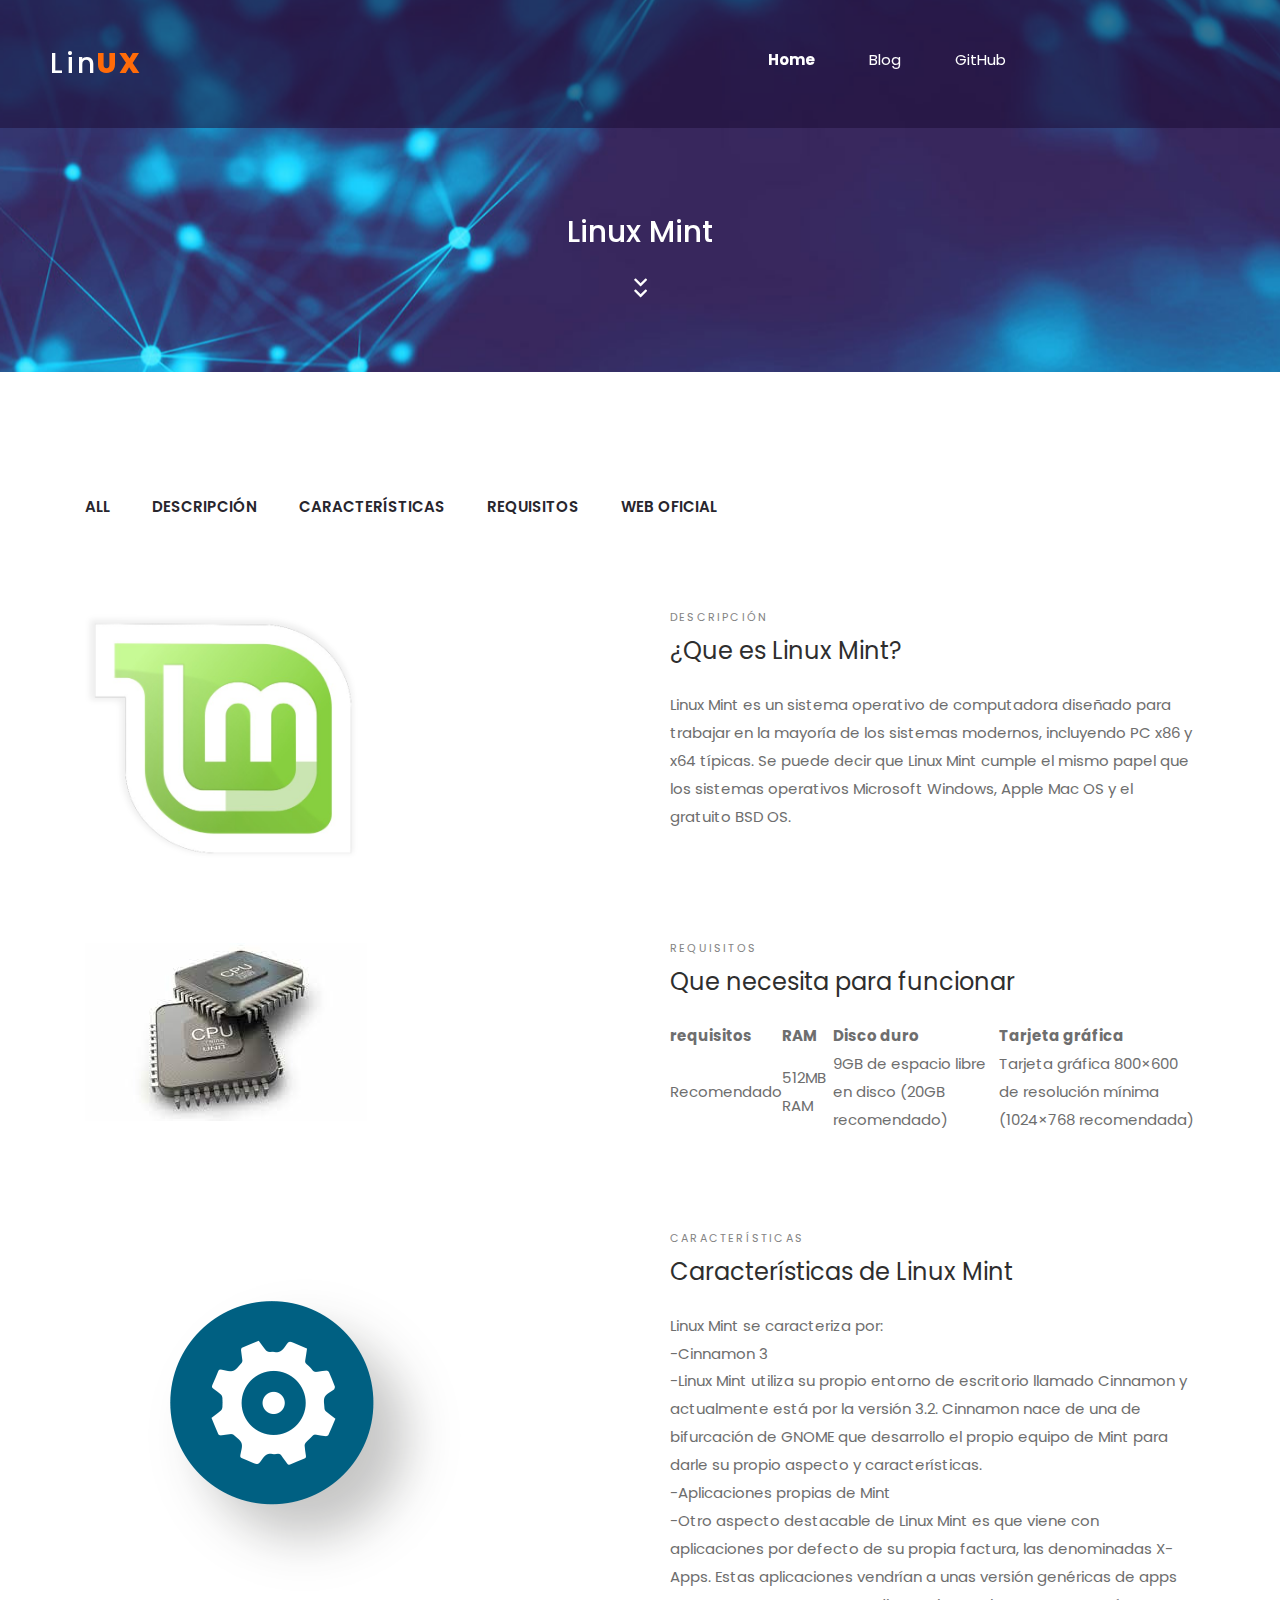
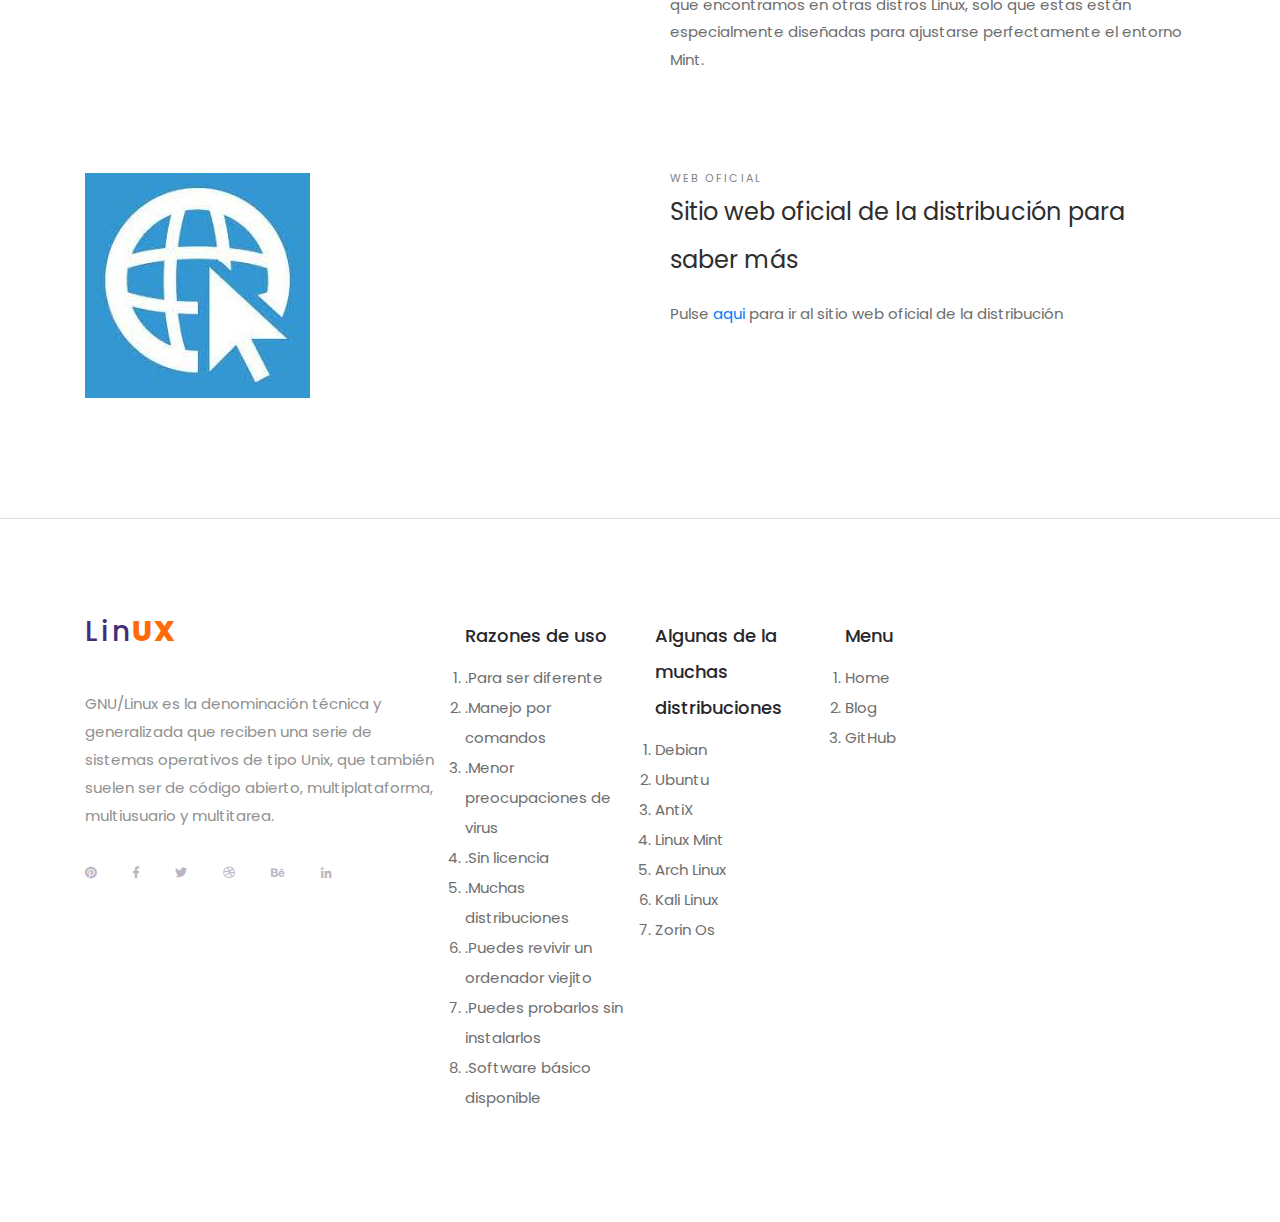
<file: linuxmint.html>
<!DOCTYPE html>
<html lang="es">
<head>
<title>Linux - Linux-Mint</title>
<meta charset="utf-8">
<meta http-equiv="X-UA-Compatible" content="IE=edge">
<meta name="description" content="RanGO Project">
<meta name="viewport" content="width=device-width, initial-scale=1">
<link rel="icon" href="images/tux.ico" type="image/png" />
<link rel="stylesheet" type="text/css" href="styles/bootstrap4/bootstrap.min.css">
<link href="plugins/fontawesome-free-5.0.1/css/fontawesome-all.css" rel="stylesheet" type="text/css">
<link rel="stylesheet" type="text/css" href="styles/portfolio_styles.css">
<link rel="stylesheet" type="text/css" href="styles/portfolio_responsive.css">
</head>

<body>

<div class="super_container">
	
	<!-- Header -->

	<header class="header d-flex flex-row justify-content-end align-items-center trans_200">
		
		<!-- Logo -->
		<div class="logo mr-auto">
			<a href="#">Lin<span>ux</span></a>
		</div>

		<!-- Navigation -->
		<nav class="main_nav justify-self-end text-right">
			<ul>
				<li class="active"><a href="index.html">Home</a></li>
				<li><a href="https://linuxpsmrworks.business.blog/">Blog</a></li>
				<li><a href="https://github.com/Felg-Ts">GitHub</a></li>
				<li><a></a></li>
				<li><a></a></li>
				<li><a></a></li>
			</ul>
			
			<!-- Search -->
			<div class="search">

			</div>
		</nav>
		
	</header>

	<!-- Home -->

	<div class="home">
		<div class="home_background_container prlx_parent">
			<div class="home_background prlx" style="background-image:url(images/portfolio_background.jpg)"></div>
		</div>
		
		<div class="home_title">
			<h2>Linux Mint</h2>
			<div class="next_section_scroll">
				<div class="next_section nav_links" data-scroll-to=".portfolio">
					<i class="fas fa-chevron-down trans_200"></i>
					<i class="fas fa-chevron-down trans_200"></i>
				</div>
			</div>
		</div>
	
	</div>

	<!-- Portfolio -->

	<div class="portfolio">
		
		<div class="container">
			<div class="row">
				
				<div class="col">
					<div class="portfolio_categories button-group filters-button-group">
						<ul>
							<li class="portfolio_category active is-checked" data-filter="*">all</li>
							<li class="portfolio_category" data-filter=".branding">descripción</li>
							<li class="portfolio_category" data-filter=".graphic_design">características</li>
							<li class="portfolio_category" data-filter=".motion_graphic">requisitos</li>
							<li class="portfolio_category" data-filter=".web_design">web oficial</li>
						</ul>
					</div>
				</div>

			</div>

			<div class="row">
				<div class="col">
					
					<div class="portfolio_items product-grid">

						<!-- Portfolio Item -->
						<div class="card branding">
							<div class="card_image">
								<img class="card_image" src="images/mint.png" alt="">
							</div>
							
							<div class="card-body">
								<div class="card-header">descripción</div>
								<div class="card-title">¿Que es Linux Mint?</div>
								<div class="card-text">Linux Mint es un sistema operativo de computadora diseñado para trabajar en la mayoría de los sistemas modernos, incluyendo PC x86 y x64 típicas. Se puede decir que Linux Mint cumple el mismo papel que los sistemas operativos Microsoft Windows, Apple Mac OS y el gratuito BSD OS.</div>
							</div>
						</div>

						<!-- Portfolio Item -->
						<div class="card motion_graphic">
							<div class="card_image">
								<img class="" src="images/rqm.jpg" alt="">
							</div>
							
							<div class="card-body">
								<div class="card-header">requisitos</div>
								<div class="card-title">Que necesita para funcionar</div>
								<div class="card-text"><table class="tftable">
									<tr><th>requisitos</th><th>RAM</th><th>Disco duro</th><th>Tarjeta gráfica</th></tr>
									<tr><td>Recomendado</td><td>512MB RAM</td><td>9GB de espacio libre en disco (20GB recomendado)</td><td>Tarjeta gráfica 800×600 de resolución mínima (1024×768 recomendada)</td></tr>
									</table>
									
									</div>
							</div>
						</div>

						<!-- Portfolio Item -->
						<div class="card graphic_design">
							<div class="card_image">
								<img class="" src="images/crt.png" alt="">
							</div>
							
							<div class="card-body">
								<div class="card-header">características</div>
								<div class="card-title">Características de Linux Mint</div>
								<div class="card-text">Linux Mint se caracteriza por: <br>
									-Cinnamon 3 <br>
									-Linux Mint utiliza su propio entorno de escritorio llamado Cinnamon y actualmente está por la versión 3.2. Cinnamon nace de una de bifurcación de GNOME que desarrollo el propio equipo de Mint para darle su propio aspecto y características. <br>

									-Aplicaciones propias de Mint <br>
									-Otro aspecto destacable de Linux Mint es que viene con aplicaciones por defecto de su propia factura, las denominadas X-Apps. Estas aplicaciones vendrían a unas versión genéricas de apps que encontramos en otras distros Linux, solo que estas están especialmente diseñadas para ajustarse perfectamente el entorno Mint.




									</div>
							</div>
						</div>

						<!-- Portfolio Item -->
						<div class="card web_design">
							<div class="card_image">
								<img class="" src="images/owb.jpg" alt="">
							</div>
							
							<div class="card-body">
								<div class="card-header">web oficial</div>
								<div class="card-title">Sitio web oficial de la distribución para saber más</div>
								<div class="card-text">Pulse<a href="https://linuxmint.com/"> aqui </a>para ir al sitio web oficial de la distribución</div>
							</div>
						</div>

					</div>
						
				</div>
			</div>
		</div>
	</div>

	<!-- Footer -->

	<!-- Footer -->

	<footer class="footer">
		<div class="container">
			<div class="row">
				
				<div class="col-lg-4">

					<!-- Footer Intro -->
					<div class="footer_intro">

						<!-- Logo -->
						<div class="logo footer_logo">
							<a href="#">Lin<span>ux</span></a>
						</div>

						<p>GNU/Linux es la denominación técnica y generalizada que reciben una serie de sistemas operativos de tipo Unix, que también suelen ser de código abierto, multiplataforma, multiusuario y multitarea.</p>
						
						<!-- Social -->
						<div class="footer_social">
							<ul>
								<li><a href="#"><i class="fab fa-pinterest"></i></a></li>
								<li><a href="#"><i class="fab fa-facebook-f"></i></a></li>
								<li><a href="#"><i class="fab fa-twitter"></i></a></li>
								<li><a href="#"><i class="fab fa-dribbble"></i></a></li>
								<li><a href="#"><i class="fab fa-behance"></i></a></li>
								<li><a href="#"><i class="fab fa-linkedin-in"></i></a></li>
							</ul>
						</div>
						
						<!-- Copyright -->
						<div class="footer_cr"></div>

					</div>

				</div>
				
				<!-- Footer Services -->
				<div class="col-lg-2">

					<div class="footer_col">
						<div class="footer_col_title">Razones de uso</div>
						<ol>
							<li><a>.Para ser diferente</a></li>
							<li><a>.Manejo por comandos</a></li>
							<li><a>.Menor preocupaciones de virus</a></li>
							<li><a>.Sin licencia</a></li>
							<li><a>.Muchas distribuciones</a></li>
							<li><a>.Puedes revivir un ordenador viejito</a></li>
							<li><a>.Puedes probarlos sin instalarlos</a></li>
							<li><a>.Software básico disponible</a></li>
						</ol>
					</div>

					<div class="footer_col">
						<div class="footer_col_title"></div>
					</div>

				</div>

				<!-- Footer About -->
				<div class="col-lg-2">

					<div class="footer_col">
						<div class="footer_col_title">Algunas de la muchas distribuciones</div>
						<ol>
							<li><a>Debian</a></li>
							<li><a>Ubuntu</a></li>
							<li><a>AntiX</a></li>
							<li><a>Linux Mint</a></li>
							<li><a>Arch Linux</a></li>
							<li><a>Kali Linux</a></li>
							<li><a>Zorin Os</a></li>
						</ol>
					</div>

				</div>
				
				<!-- Footer Menu -->
				<div class="col-lg-2">

					<div class="footer_col">
						<div class="footer_col_title">Menu</div>
						<ol>
							<li><a>Home</a></li>
							<li><a>Blog</a></li>
							<li><a>GitHub</a></li>
						</ol>
					</div>

				</div>

			</div>

		</div>
	</footer>

</div>

<script src="js/jquery-3.2.1.min.js"></script>
<script src="styles/bootstrap4/popper.js"></script>
<script src="styles/bootstrap4/bootstrap.min.js"></script>
<script src="plugins/greensock/TweenMax.min.js"></script>
<script src="plugins/greensock/TimelineMax.min.js"></script>
<script src="plugins/scrollmagic/ScrollMagic.min.js"></script>
<script src="plugins/greensock/animation.gsap.min.js"></script>
<script src="plugins/greensock/ScrollToPlugin.min.js"></script>
<script src="plugins/Isotope/isotope.pkgd.min.js"></script>
<script src="plugins/scrollTo/jquery.scrollTo.min.js"></script>
<script src="plugins/easing/easing.js"></script>
<script src="js/portfolio_custom.js"></script>
</body>

</html>
</file>
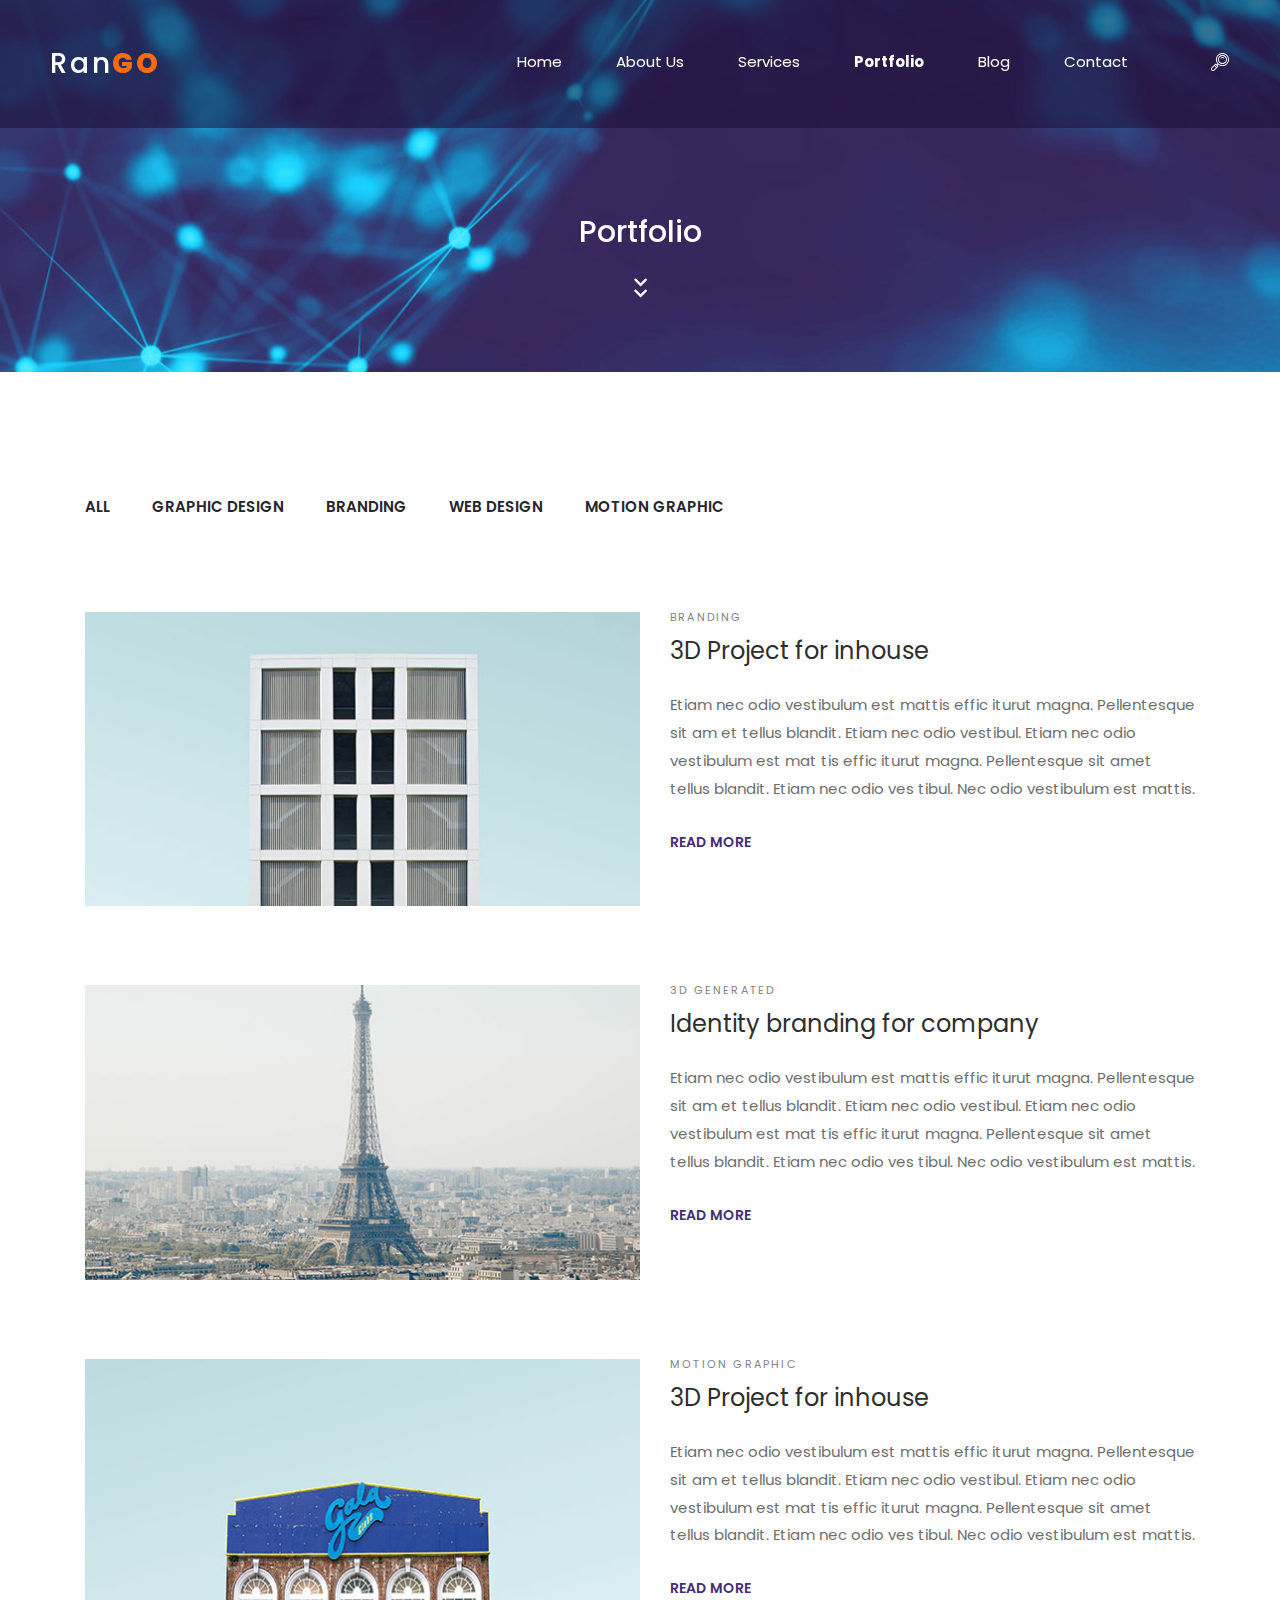
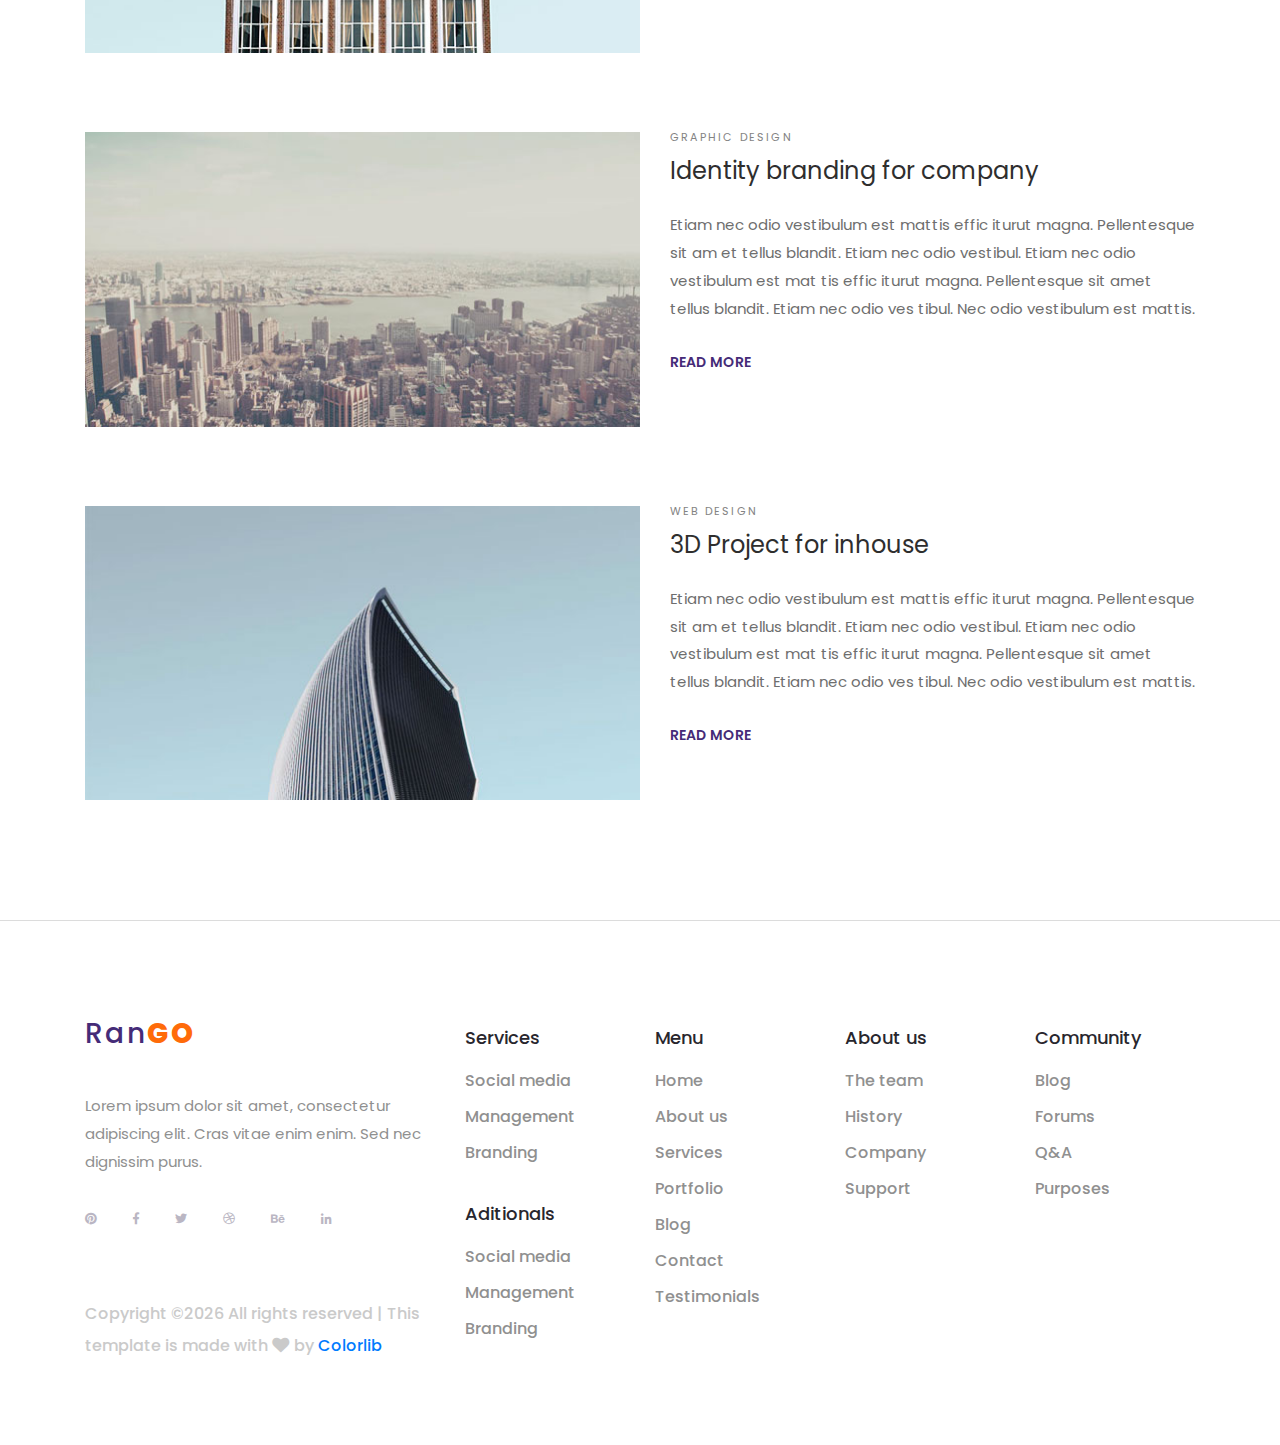
<file: portfolio.html>
<!DOCTYPE html>
<html lang="en">
<head>
<title>RanGO - Portfolio</title>
<meta charset="utf-8">
<meta http-equiv="X-UA-Compatible" content="IE=edge">
<meta name="description" content="RanGO Project">
<meta name="viewport" content="width=device-width, initial-scale=1">
<link rel="stylesheet" type="text/css" href="styles/bootstrap4/bootstrap.min.css">
<link href="plugins/fontawesome-free-5.0.1/css/fontawesome-all.css" rel="stylesheet" type="text/css">
<link rel="stylesheet" type="text/css" href="styles/portfolio_styles.css">
<link rel="stylesheet" type="text/css" href="styles/portfolio_responsive.css">
</head>

<body>

<div class="super_container">
	
	<!-- Header -->

	<header class="header d-flex flex-row justify-content-end align-items-center trans_200">
		
		<!-- Logo -->
		<div class="logo mr-auto">
			<a href="#">Ran<span>go</span></a>
		</div>

		<!-- Navigation -->
		<nav class="main_nav justify-self-end text-right">
			<ul>
				<li><a href="index.html">Home</a></li>
				<li><a href="about.html">About Us</a></li>
				<li><a href="services.html">Services</a></li>
				<li class="active"><a href="#">Portfolio</a></li>
				<li><a href="blog.html">Blog</a></li>
				<li><a href="contact.html">Contact</a></li>
			</ul>
			
			<!-- Search -->
			<div class="search">
				<div class="search_content d-flex flex-column align-items-center justify-content-center">
					<div class="search_button d-flex flex-column align-items-center justify-content-center">
						<svg version="1.1" id="Layer_1" xmlns="http://www.w3.org/2000/svg" xmlns:xlink="http://www.w3.org/1999/xlink" x="0px" y="0px"
							width="18px" height="18px" viewBox="0 0 100 100" enable-background="new 0 0 100 100" xml:space="preserve">
							<g>
								<g>
									<path class="search_path" fill="#FFFFFF" d="M89.354,10.609c-14.144-14.146-37.157-14.146-51.301,0c-6.852,6.853-10.625,15.964-10.625,25.655
										c0,8.829,3.132,17.174,8.87,23.771l-4.32,4.321l-4.402-4.403c-0.482-0.482-1.137-0.754-1.819-0.754s-1.337,0.271-1.819,0.754
										L3.31,80.584c-2.148,2.147-3.331,5.004-3.331,8.042s1.183,5.895,3.331,8.042C5.457,98.817,8.313,100,11.35,100
										c3.038,0,5.894-1.184,8.041-3.331l20.627-20.631c0.482-0.482,0.753-1.137,0.753-1.819s-0.271-1.337-0.753-1.819l-4.403-4.403
										l4.322-4.322c6.795,5.902,15.28,8.855,23.766,8.855c9.289,0,18.579-3.537,25.65-10.61c6.852-6.853,10.625-15.963,10.625-25.654
										C99.979,26.573,96.205,17.462,89.354,10.609z M15.753,93.029c-1.176,1.177-2.739,1.824-4.403,1.824
										c-1.663,0-3.227-0.648-4.403-1.824c-1.176-1.176-1.823-2.74-1.823-4.403s0.647-3.228,1.824-4.403L18.458,72.71l8.805,8.807
										L15.753,93.029z M30.902,77.878l-8.805-8.807l3.659-3.66l8.806,8.808L30.902,77.878z M85.715,58.28
										c-12.137,12.14-31.886,12.14-44.023,0c-5.88-5.881-9.118-13.699-9.118-22.016c0-8.316,3.238-16.135,9.118-22.016
										c6.069-6.069,14.041-9.104,22.012-9.104c7.972,0,15.943,3.035,22.013,9.104c5.88,5.881,9.117,13.699,9.117,22.016
										S91.596,52.399,85.715,58.28z"></path>
								</g>
							</g>
							<g>
								<g>
									<path class="search_path" fill="#FFFFFF" d="M81.47,18.495c-9.797-9.798-25.736-9.798-35.533,0c-9.796,9.798-9.796,25.741,0,35.539
										c4.898,4.898,11.333,7.349,17.766,7.349c6.435,0,12.868-2.45,17.767-7.349l0,0C91.266,44.235,91.266,28.293,81.47,18.495z
										 M77.831,50.395c-7.79,7.791-20.466,7.791-28.256,0c-7.79-7.792-7.79-20.469,0-28.261c3.896-3.896,9.011-5.843,14.128-5.843
										c5.116,0,10.233,1.948,14.128,5.843C85.621,29.925,85.621,42.603,77.831,50.395z"></path>
								</g>
							</g>
							<g>
								<g>
									<path class="search_path" fill="#FFFFFF" d="M73.283,26.683c-5.282-5.283-13.877-5.283-19.16,0c-1.004,1.005-1.004,2.634,0,3.639
										c1.005,1.005,2.634,1.005,3.639,0c3.276-3.276,8.607-3.276,11.884,0c0.502,0.503,1.16,0.754,1.818,0.754
										c0.659,0,1.317-0.251,1.819-0.754C74.288,29.317,74.288,27.688,73.283,26.683z"></path>
								</g>
							</g>
						</svg>
					</div>

					<form id="search_form" class="search_form bez_1">
						<input type="search" class="search_input bez_1">
					</form>

				</div>
			</div>
		</nav>

		<!-- Hamburger -->
		<div class="hamburger_container bez_1">
			<i class="fas fa-bars trans_200"></i>
		</div>
		
	</header>

	<!-- Menu -->

	<div class="menu_container">
		<div class="menu menu_mm text-right">
			<div class="menu_close"><i class="far fa-times-circle trans_200"></i></div>
			<ul class="menu_mm">
				<li class="menu_mm"><a href="index.html">Home</a></li>
				<li class="menu_mm"><a href="about.html">About Us</a></li>
				<li class="menu_mm"><a href="services.html">Services</a></li>
				<li class="menu_mm active"><a href="portfolio.html">Portfolio</a></li>
				<li class="menu_mm"><a href="blog.html">Blog</a></li>
				<li class="menu_mm"><a href="contact.html">Contact</a></li>
			</ul>
		</div>
	</div>

	<!-- Home -->

	<div class="home">
		<div class="home_background_container prlx_parent">
			<div class="home_background prlx" style="background-image:url(images/portfolio_background.jpg)"></div>
		</div>
		
		<div class="home_title">
			<h2>Portfolio</h2>
			<div class="next_section_scroll">
				<div class="next_section nav_links" data-scroll-to=".portfolio">
					<i class="fas fa-chevron-down trans_200"></i>
					<i class="fas fa-chevron-down trans_200"></i>
				</div>
			</div>
		</div>
	
	</div>

	<!-- Portfolio -->

	<div class="portfolio">
		
		<div class="container">
			<div class="row">
				
				<div class="col">
					<div class="portfolio_categories button-group filters-button-group">
						<ul>
							<li class="portfolio_category active is-checked" data-filter="*">all</li>
							<li class="portfolio_category" data-filter=".graphic_design">graphic design</li>
							<li class="portfolio_category" data-filter=".branding">branding</li>
							<li class="portfolio_category" data-filter=".web_design">web design</li>
							<li class="portfolio_category" data-filter=".motion_graphic">motion graphic</li>
						</ul>
					</div>
				</div>

			</div>

			<div class="row">
				<div class="col">
					
					<div class="portfolio_items product-grid">

						<!-- Portfolio Item -->
						<div class="card branding">
							<div class="card_image">
								<img class="card-img-top" src="images/portfolio_1.jpg" alt="image by https://unsplash.com/@heysupersimi">
							</div>
							
							<div class="card-body">
								<div class="card-header">branding</div>
								<div class="card-title">3D Project for inhouse</div>
								<div class="card-text">Etiam nec odio vestibulum est mattis effic iturut magna. Pellentesque sit am et tellus blandit. Etiam nec odio vestibul. Etiam nec odio vestibulum est mat tis effic iturut magna. Pellentesque sit amet tellus blandit. Etiam nec odio ves tibul.  Nec odio vestibulum est mattis.</div>
								<div class="card-link"><a href="portfolio_item.html">read more</a></div>
							</div>
						</div>

						<!-- Portfolio Item -->
						<div class="card 3d_generated">
							<div class="card_image">
								<img class="card-img-top" src="images/portfolio_2.jpg" alt="image by https://unsplash.com/@anthonydelanoix">
							</div>
							
							<div class="card-body">
								<div class="card-header">3d generated</div>
								<div class="card-title">Identity branding for company</div>
								<div class="card-text">Etiam nec odio vestibulum est mattis effic iturut magna. Pellentesque sit am et tellus blandit. Etiam nec odio vestibul. Etiam nec odio vestibulum est mat tis effic iturut magna. Pellentesque sit amet tellus blandit. Etiam nec odio ves tibul.  Nec odio vestibulum est mattis.</div>
								<div class="card-link"><a href="portfolio_item.html">read more</a></div>
							</div>
						</div>

						<!-- Portfolio Item -->
						<div class="card motion_graphic">
							<div class="card_image">
								<img class="card-img-top" src="images/portfolio_3.jpg" alt="image by https://unsplash.com/@heysupersimi">
							</div>
							
							<div class="card-body">
								<div class="card-header">motion graphic</div>
								<div class="card-title">3D Project for inhouse</div>
								<div class="card-text">Etiam nec odio vestibulum est mattis effic iturut magna. Pellentesque sit am et tellus blandit. Etiam nec odio vestibul. Etiam nec odio vestibulum est mat tis effic iturut magna. Pellentesque sit amet tellus blandit. Etiam nec odio ves tibul.  Nec odio vestibulum est mattis.</div>
								<div class="card-link"><a href="portfolio_item.html">read more</a></div>
							</div>
						</div>

						<!-- Portfolio Item -->
						<div class="card graphic_design">
							<div class="card_image">
								<img class="card-img-top" src="images/portfolio_4.jpg" alt="image by https://unsplash.com/@anthonydelanoix">
							</div>
							
							<div class="card-body">
								<div class="card-header">graphic design</div>
								<div class="card-title">Identity branding for company</div>
								<div class="card-text">Etiam nec odio vestibulum est mattis effic iturut magna. Pellentesque sit am et tellus blandit. Etiam nec odio vestibul. Etiam nec odio vestibulum est mat tis effic iturut magna. Pellentesque sit amet tellus blandit. Etiam nec odio ves tibul.  Nec odio vestibulum est mattis.</div>
								<div class="card-link"><a href="portfolio_item.html">read more</a></div>
							</div>
						</div>

						<!-- Portfolio Item -->
						<div class="card web_design">
							<div class="card_image">
								<img class="card-img-top" src="images/portfolio_5.jpg" alt="image by https://unsplash.com/@heysupersimi">
							</div>
							
							<div class="card-body">
								<div class="card-header">web design</div>
								<div class="card-title">3D Project for inhouse</div>
								<div class="card-text">Etiam nec odio vestibulum est mattis effic iturut magna. Pellentesque sit am et tellus blandit. Etiam nec odio vestibul. Etiam nec odio vestibulum est mat tis effic iturut magna. Pellentesque sit amet tellus blandit. Etiam nec odio ves tibul.  Nec odio vestibulum est mattis.</div>
								<div class="card-link"><a href="portfolio_item.html">read more</a></div>
							</div>
						</div>

					</div>
						
				</div>
			</div>
		</div>
	</div>

	<!-- Footer -->

	<footer class="footer">
		<div class="container">
			<div class="row">
				
				<div class="col-lg-4">

					<!-- Footer Intro -->
					<div class="footer_intro">

						<!-- Logo -->
						<div class="logo footer_logo">
							<a href="#">Ran<span>go</span></a>
						</div>

						<p>Lorem ipsum dolor sit amet, consectetur adipiscing elit. Cras vitae enim enim. Sed nec dignissim purus.</p>
						
						<!-- Social -->
						<div class="footer_social">
							<ul>
								<li><a href="#"><i class="fab fa-pinterest"></i></a></li>
								<li><a href="#"><i class="fab fa-facebook-f"></i></a></li>
								<li><a href="#"><i class="fab fa-twitter"></i></a></li>
								<li><a href="#"><i class="fab fa-dribbble"></i></a></li>
								<li><a href="#"><i class="fab fa-behance"></i></a></li>
								<li><a href="#"><i class="fab fa-linkedin-in"></i></a></li>
							</ul>
						</div>
						
						<!-- Copyright -->
						<div class="footer_cr"><!-- Link back to Colorlib can't be removed. Template is licensed under CC BY 3.0. -->
Copyright &copy;<script>document.write(new Date().getFullYear());</script> All rights reserved | This template is made with <i class="fa fa-heart" aria-hidden="true"></i> by <a href="https://colorlib.com" target="_blank">Colorlib</a>
<!-- Link back to Colorlib can't be removed. Template is licensed under CC BY 3.0. --></div>

					</div>

				</div>
				
				<!-- Footer Services -->
				<div class="col-lg-2">

					<div class="footer_col">
						<div class="footer_col_title">Services</div>
						<ul>
							<li><a href="#">Social media</a></li>
							<li><a href="#">Management</a></li>
							<li><a href="#">Branding</a></li>
						</ul>
					</div>
					
					<div class="footer_col">
						<div class="footer_col_title">Aditionals</div>
						<ul>
							<li><a href="#">Social media</a></li>
							<li><a href="#">Management</a></li>
							<li><a href="#">Branding</a></li>
						</ul>
					</div>

				</div>

				<!-- Footer Menu -->
				<div class="col-lg-2">

					<div class="footer_col">
						<div class="footer_col_title">Menu</div>
						<ul>
							<li><a href="index.html">Home</a></li>
							<li><a href="about.html">About us</a></li>
							<li><a href="services.html">Services</a></li>
							<li><a href="#">Portfolio</a></li>
							<li><a href="blog.html">Blog</a></li>
							<li><a href="contact.html">Contact</a></li>
							<li><a href="#">Testimonials</a></li>
						</ul>
					</div>

				</div>

				<!-- Footer About -->
				<div class="col-lg-2">

					<div class="footer_col">
						<div class="footer_col_title">About us</div>
						<ul>
							<li><a href="#">The team</a></li>
							<li><a href="#">History</a></li>
							<li><a href="#">Company</a></li>
							<li><a href="#">Support</a></li>
						</ul>
					</div>

				</div>

				<!-- Footer Community -->
				<div class="col-lg-2">

					<div class="footer_col">
						<div class="footer_col_title">Community</div>
						<ul>
							<li><a href="#">Blog</a></li>
							<li><a href="#">Forums</a></li>
							<li><a href="#">Q&A</a></li>
							<li><a href="#">Purposes</a></li>
						</ul>
					</div>

				</div>

			</div>

			<div class="row">
				<div class="col">
					<!-- Copyright -->
					<div class="footer_cr_2">2017 All rights reserved</div>
				</div>
			</div>
		</div>
	</footer>

</div>

<script src="js/jquery-3.2.1.min.js"></script>
<script src="styles/bootstrap4/popper.js"></script>
<script src="styles/bootstrap4/bootstrap.min.js"></script>
<script src="plugins/greensock/TweenMax.min.js"></script>
<script src="plugins/greensock/TimelineMax.min.js"></script>
<script src="plugins/scrollmagic/ScrollMagic.min.js"></script>
<script src="plugins/greensock/animation.gsap.min.js"></script>
<script src="plugins/greensock/ScrollToPlugin.min.js"></script>
<script src="plugins/Isotope/isotope.pkgd.min.js"></script>
<script src="plugins/scrollTo/jquery.scrollTo.min.js"></script>
<script src="plugins/easing/easing.js"></script>
<script src="js/portfolio_custom.js"></script>
</body>

</html>
</file>
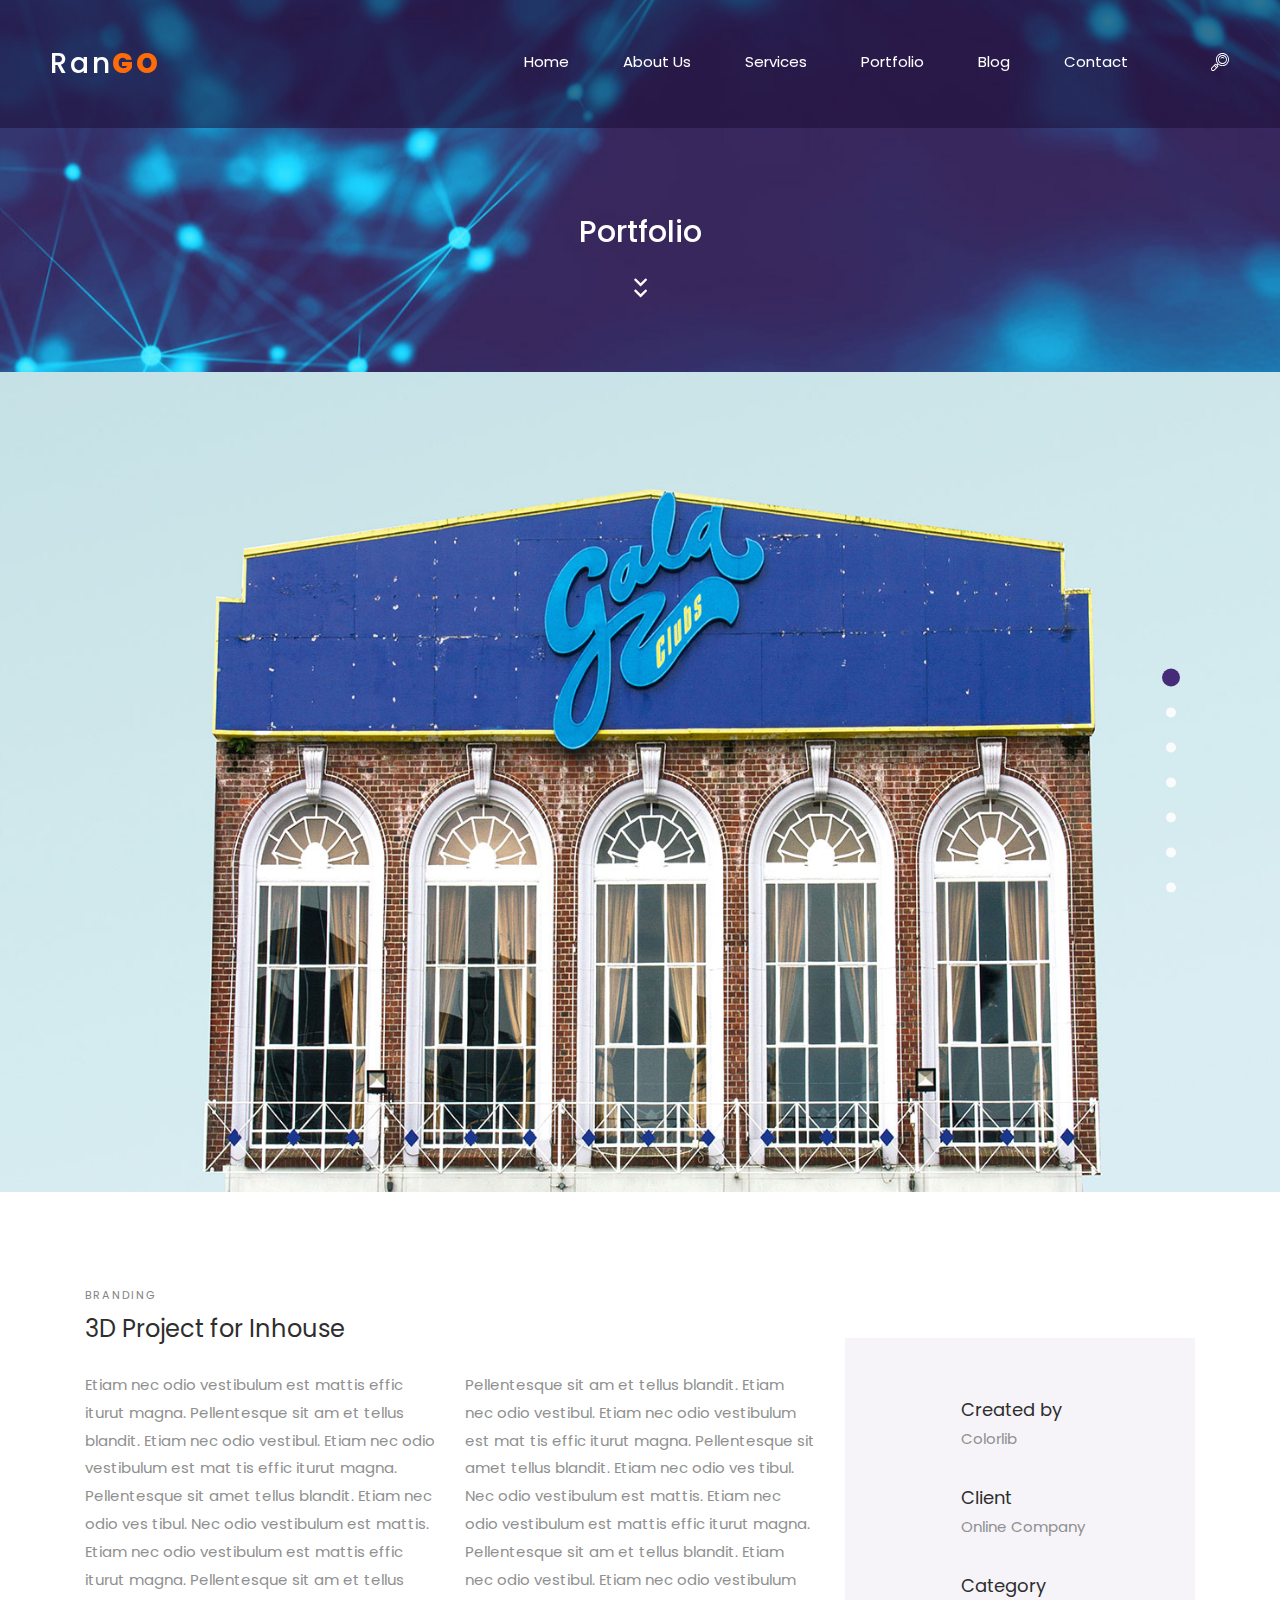
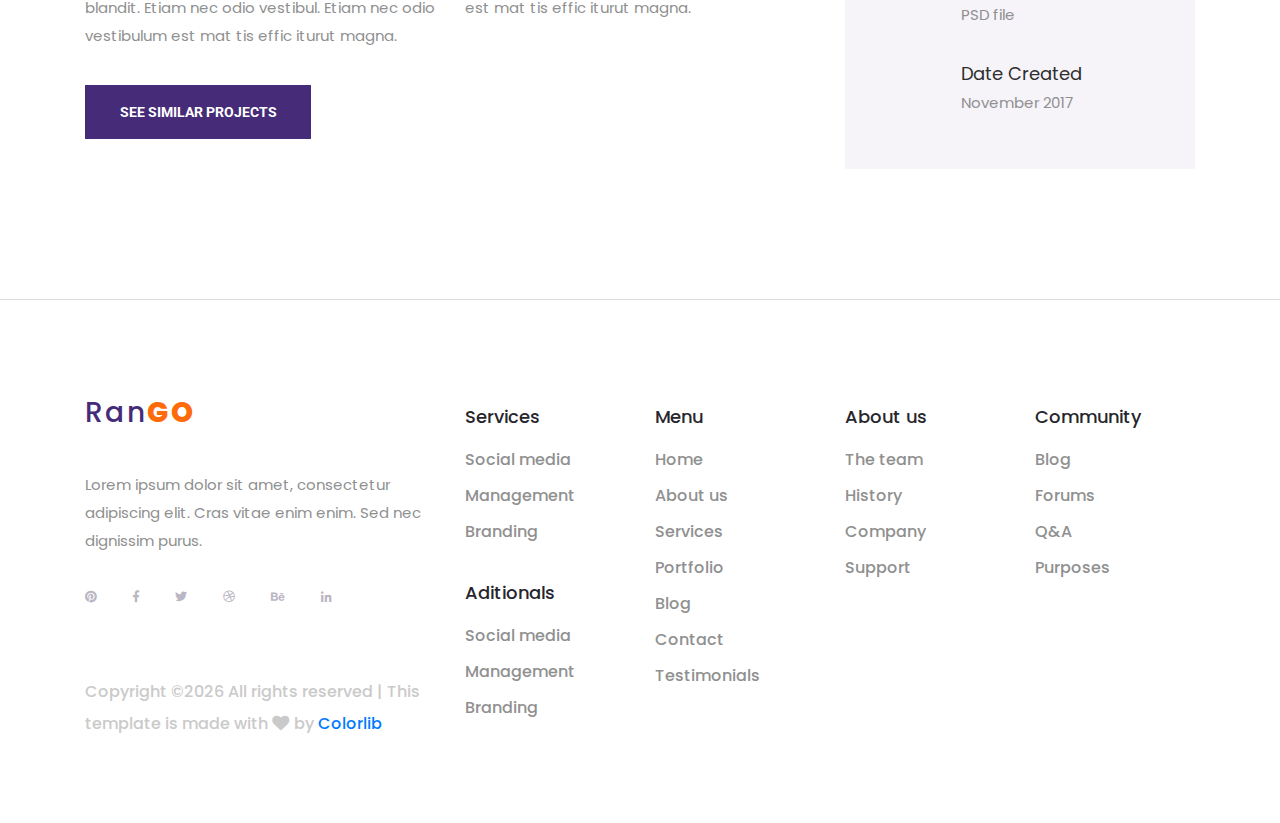
<file: portfolio_item.html>
<!DOCTYPE html>
<html lang="en">
<head>
<title>RanGO - Portfolio Item</title>
<meta charset="utf-8">
<meta http-equiv="X-UA-Compatible" content="IE=edge">
<meta name="description" content="RanGO Project">
<meta name="viewport" content="width=device-width, initial-scale=1">
<link rel="stylesheet" type="text/css" href="styles/bootstrap4/bootstrap.min.css">
<link href="plugins/fontawesome-free-5.0.1/css/fontawesome-all.css" rel="stylesheet" type="text/css">
<link rel="stylesheet" type="text/css" href="plugins/OwlCarousel2-2.2.1/owl.carousel.css">
<link rel="stylesheet" type="text/css" href="plugins/OwlCarousel2-2.2.1/owl.theme.default.css">
<link rel="stylesheet" type="text/css" href="plugins/OwlCarousel2-2.2.1/animate.css">
<link rel="stylesheet" type="text/css" href="plugins/slick-1.8.0/slick.css">
<link rel="stylesheet" type="text/css" href="styles/portfolio_item_styles.css">
<link rel="stylesheet" type="text/css" href="styles/portfolio_item_responsive.css">
</head>

<body>

<div class="super_container">
	
	<!-- Header -->

	<header class="header d-flex flex-row justify-content-end align-items-center trans_200">
		
		<!-- Logo -->
		<div class="logo mr-auto">
			<a href="#">Ran<span>go</span></a>
		</div>

		<!-- Navigation -->
		<nav class="main_nav justify-self-end text-right">
			<ul>
				<li><a href="index.html">Home</a></li>
				<li><a href="about.html">About Us</a></li>
				<li><a href="services.html">Services</a></li>
				<li><a href="portfolio.html">Portfolio</a></li>
				<li><a href="blog.html">Blog</a></li>
				<li><a href="contact.html">Contact</a></li>
			</ul>
			
			<!-- Search -->
			<div class="search">
				<div class="search_content d-flex flex-column align-items-center justify-content-center">
					<div class="search_button d-flex flex-column align-items-center justify-content-center">
						<svg version="1.1" id="Layer_1" xmlns="http://www.w3.org/2000/svg" xmlns:xlink="http://www.w3.org/1999/xlink" x="0px" y="0px"
							width="18px" height="18px" viewBox="0 0 100 100" enable-background="new 0 0 100 100" xml:space="preserve">
							<g>
								<g>
									<path class="search_path" fill="#FFFFFF" d="M89.354,10.609c-14.144-14.146-37.157-14.146-51.301,0c-6.852,6.853-10.625,15.964-10.625,25.655
										c0,8.829,3.132,17.174,8.87,23.771l-4.32,4.321l-4.402-4.403c-0.482-0.482-1.137-0.754-1.819-0.754s-1.337,0.271-1.819,0.754
										L3.31,80.584c-2.148,2.147-3.331,5.004-3.331,8.042s1.183,5.895,3.331,8.042C5.457,98.817,8.313,100,11.35,100
										c3.038,0,5.894-1.184,8.041-3.331l20.627-20.631c0.482-0.482,0.753-1.137,0.753-1.819s-0.271-1.337-0.753-1.819l-4.403-4.403
										l4.322-4.322c6.795,5.902,15.28,8.855,23.766,8.855c9.289,0,18.579-3.537,25.65-10.61c6.852-6.853,10.625-15.963,10.625-25.654
										C99.979,26.573,96.205,17.462,89.354,10.609z M15.753,93.029c-1.176,1.177-2.739,1.824-4.403,1.824
										c-1.663,0-3.227-0.648-4.403-1.824c-1.176-1.176-1.823-2.74-1.823-4.403s0.647-3.228,1.824-4.403L18.458,72.71l8.805,8.807
										L15.753,93.029z M30.902,77.878l-8.805-8.807l3.659-3.66l8.806,8.808L30.902,77.878z M85.715,58.28
										c-12.137,12.14-31.886,12.14-44.023,0c-5.88-5.881-9.118-13.699-9.118-22.016c0-8.316,3.238-16.135,9.118-22.016
										c6.069-6.069,14.041-9.104,22.012-9.104c7.972,0,15.943,3.035,22.013,9.104c5.88,5.881,9.117,13.699,9.117,22.016
										S91.596,52.399,85.715,58.28z"></path>
								</g>
							</g>
							<g>
								<g>
									<path class="search_path" fill="#FFFFFF" d="M81.47,18.495c-9.797-9.798-25.736-9.798-35.533,0c-9.796,9.798-9.796,25.741,0,35.539
										c4.898,4.898,11.333,7.349,17.766,7.349c6.435,0,12.868-2.45,17.767-7.349l0,0C91.266,44.235,91.266,28.293,81.47,18.495z
										 M77.831,50.395c-7.79,7.791-20.466,7.791-28.256,0c-7.79-7.792-7.79-20.469,0-28.261c3.896-3.896,9.011-5.843,14.128-5.843
										c5.116,0,10.233,1.948,14.128,5.843C85.621,29.925,85.621,42.603,77.831,50.395z"></path>
								</g>
							</g>
							<g>
								<g>
									<path class="search_path" fill="#FFFFFF" d="M73.283,26.683c-5.282-5.283-13.877-5.283-19.16,0c-1.004,1.005-1.004,2.634,0,3.639
										c1.005,1.005,2.634,1.005,3.639,0c3.276-3.276,8.607-3.276,11.884,0c0.502,0.503,1.16,0.754,1.818,0.754
										c0.659,0,1.317-0.251,1.819-0.754C74.288,29.317,74.288,27.688,73.283,26.683z"></path>
								</g>
							</g>
						</svg>
					</div>

					<form id="search_form" class="search_form bez_1">
						<input type="search" class="search_input bez_1">
					</form>

				</div>
			</div>
		</nav>

		<!-- Hamburger -->
		<div class="hamburger_container bez_1">
			<i class="fas fa-bars trans_200"></i>
		</div>
		
	</header>

	<!-- Menu -->

	<div class="menu_container">
		<div class="menu menu_mm text-right">
			<div class="menu_close"><i class="far fa-times-circle trans_200"></i></div>
			<ul class="menu_mm">
				<li class="menu_mm"><a href="index.html">Home</a></li>
				<li class="menu_mm"><a href="about.html">About Us</a></li>
				<li class="menu_mm"><a href="services.html">Services</a></li>
				<li class="menu_mm"><a href="portfolio.html">Portfolio</a></li>
				<li class="menu_mm"><a href="blog.html">Blog</a></li>
				<li class="menu_mm"><a href="contact.html">Contact</a></li>
			</ul>
		</div>
	</div>

	<!-- Home -->

	<div class="home">
		<div class="home_background_container prlx_parent">
			<div class="home_background prlx" style="background-image:url(images/portfolio_background.jpg)"></div>
		</div>
		
		<div class="home_title">
			<h2>Portfolio</h2>
			<div class="next_section_scroll">
				<div class="next_section nav_links" data-scroll-to=".portfolio">
					<i class="fas fa-chevron-down trans_200"></i>
					<i class="fas fa-chevron-down trans_200"></i>
				</div>
			</div>
		</div>
	
	</div>

	<!-- Portfolio -->

	<div class="portfolio">
		
		<div class="portfolio_slider_container">

			<!-- Portfolio Slider -->
			<div class="portfolio_slider">
				
				<!-- Slider Item -->
				<div class="slider_item">
					<!-- image by https://unsplash.com/@heysupersimi -->
					<div class="slider_item_background" style="background-image: url(images/portfolio_slider.jpg)"></div>
				</div>

				<!-- Slider Item -->
				<div class="slider_item">
					<!-- image by https://unsplash.com/@heysupersimi -->
					<div class="slider_item_background" style="background-image: url(images/portfolio_slider.jpg)"></div>
				</div>

				<!-- Slider Item -->
				<div class="slider_item">
					<!-- image by https://unsplash.com/@heysupersimi -->
					<div class="slider_item_background" style="background-image: url(images/portfolio_slider.jpg)"></div>
				</div>

				<!-- Slider Item -->
				<div class="slider_item">
					<div class="slider_item_background" style="background-image: url(images/portfolio_slider.jpg)"></div>
				</div>

				<!-- Slider Item -->
				<div class="slider_item">
					<!-- image by https://unsplash.com/@heysupersimi -->
					<div class="slider_item_background" style="background-image: url(images/portfolio_slider.jpg)"></div>
				</div>

				<!-- Slider Item -->
				<div class="slider_item">
					<!-- image by https://unsplash.com/@heysupersimi -->
					<div class="slider_item_background" style="background-image: url(images/portfolio_slider.jpg)"></div>
				</div>

				<!-- Slider Item -->
				<div class="slider_item">
					<!-- image by https://unsplash.com/@heysupersimi -->
					<div class="slider_item_background" style="background-image: url(images/portfolio_slider.jpg)"></div>
				</div>

			</div>
		</div>

		<div class="portfolio_content">
			
			<div class="container">
				<div class="row">
					
					<div class="col-lg-4 portfolio_title_container">
						<div class="portfolio_category">branding</div>
						<h2 class="portfolio_title">3D Project for Inhouse</h2>
					</div>

				</div>

				<div class="row">

					<div class="col-lg-4 order-lg-1 order-2">
						<p class="portfolio_text">Etiam nec odio vestibulum est mattis effic iturut magna. Pellentesque sit am et tellus blandit. Etiam nec odio vestibul. Etiam nec odio vestibulum est mat tis effic iturut magna. Pellentesque sit amet tellus blandit. Etiam nec odio ves tibul.  Nec odio vestibulum est mattis. Etiam nec odio vestibulum est mattis effic iturut magna. Pellentesque sit am et tellus blandit. Etiam nec odio vestibul. Etiam nec odio vestibulum est mat tis effic iturut magna. </p>
						<div class="portfolio_button portfolio_button_1 trans_200">
							<a class="trans_200" href="#">see similar projects</a>
						</div>
					</div>

					<div class="col-lg-4 order-lg-2 order-3">
						<p class="portfolio_text">Pellentesque sit am et tellus blandit. Etiam nec odio vestibul. Etiam nec odio vestibulum est mat tis effic iturut magna. Pellentesque sit amet tellus blandit. Etiam nec odio ves tibul.  Nec odio vestibulum est mattis. Etiam nec odio vestibulum est mattis effic iturut magna. Pellentesque sit am et tellus blandit. Etiam nec odio vestibul. Etiam nec odio vestibulum est mat tis effic iturut magna. </p>
						<div class="portfolio_button portfolio_button_2 trans_200">
							<a class="trans_200" href="#">see similar projects</a>
						</div>
					</div>

					<div class="col-lg-4 order-lg-3 order-1">
						<div class="portfolio_info_box">

							<ul class="info_box_item">
								<li class="info_box_title">Created by</li>
								<li class="info_box_content">Colorlib</li>
							</ul>

							<ul class="info_box_item">
								<li class="info_box_title">Client</li>
								<li class="info_box_content">Online Company</li>
							</ul>

							<ul class="info_box_item">
								<li class="info_box_title">Category</li>
								<li class="info_box_content">PSD file</li>
							</ul>

							<ul class="info_box_item">
								<li class="info_box_title">Date Created</li>
								<li class="info_box_content">November 2017</li>
							</ul>

						</div>
					</div>

				</div>
			</div>

		</div>
		
	</div>

	<!-- Footer -->

	<footer class="footer">
		<div class="container">
			<div class="row">
				
				<div class="col-lg-4">

					<!-- Footer Intro -->
					<div class="footer_intro">

						<!-- Logo -->
						<div class="logo footer_logo">
							<a href="#">Ran<span>go</span></a>
						</div>

						<p>Lorem ipsum dolor sit amet, consectetur adipiscing elit. Cras vitae enim enim. Sed nec dignissim purus.</p>
						
						<!-- Social -->
						<div class="footer_social">
							<ul>
								<li><a href="#"><i class="fab fa-pinterest"></i></a></li>
								<li><a href="#"><i class="fab fa-facebook-f"></i></a></li>
								<li><a href="#"><i class="fab fa-twitter"></i></a></li>
								<li><a href="#"><i class="fab fa-dribbble"></i></a></li>
								<li><a href="#"><i class="fab fa-behance"></i></a></li>
								<li><a href="#"><i class="fab fa-linkedin-in"></i></a></li>
							</ul>
						</div>
						
						<!-- Copyright -->
						<div class="footer_cr"><!-- Link back to Colorlib can't be removed. Template is licensed under CC BY 3.0. -->
Copyright &copy;<script>document.write(new Date().getFullYear());</script> All rights reserved | This template is made with <i class="fa fa-heart" aria-hidden="true"></i> by <a href="https://colorlib.com" target="_blank">Colorlib</a>
<!-- Link back to Colorlib can't be removed. Template is licensed under CC BY 3.0. --></div>

					</div>

				</div>
				
				<!-- Footer Services -->
				<div class="col-lg-2">

					<div class="footer_col">
						<div class="footer_col_title">Services</div>
						<ul>
							<li><a href="#">Social media</a></li>
							<li><a href="#">Management</a></li>
							<li><a href="#">Branding</a></li>
						</ul>
					</div>
					
					<div class="footer_col">
						<div class="footer_col_title">Aditionals</div>
						<ul>
							<li><a href="#">Social media</a></li>
							<li><a href="#">Management</a></li>
							<li><a href="#">Branding</a></li>
						</ul>
					</div>

				</div>

				<!-- Footer Menu -->
				<div class="col-lg-2">

					<div class="footer_col">
						<div class="footer_col_title">Menu</div>
						<ul>
							<li><a href="index.html">Home</a></li>
							<li><a href="about.html">About us</a></li>
							<li><a href="services.html">Services</a></li>
							<li><a href="portfolio.html">Portfolio</a></li>
							<li><a href="blog.html">Blog</a></li>
							<li><a href="contact.html">Contact</a></li>
							<li><a href="#">Testimonials</a></li>
						</ul>
					</div>

				</div>

				<!-- Footer About -->
				<div class="col-lg-2">

					<div class="footer_col">
						<div class="footer_col_title">About us</div>
						<ul>
							<li><a href="#">The team</a></li>
							<li><a href="#">History</a></li>
							<li><a href="#">Company</a></li>
							<li><a href="#">Support</a></li>
						</ul>
					</div>

				</div>

				<!-- Footer Community -->
				<div class="col-lg-2">

					<div class="footer_col">
						<div class="footer_col_title">Community</div>
						<ul>
							<li><a href="#">Blog</a></li>
							<li><a href="#">Forums</a></li>
							<li><a href="#">Q&A</a></li>
							<li><a href="#">Purposes</a></li>
						</ul>
					</div>

				</div>

			</div>

			<div class="row">
				<div class="col">
					<!-- Copyright -->
					<div class="footer_cr_2">2017 All rights reserved</div>
				</div>
			</div>
		</div>
	</footer>

</div>

<script src="js/jquery-3.2.1.min.js"></script>
<script src="styles/bootstrap4/popper.js"></script>
<script src="styles/bootstrap4/bootstrap.min.js"></script>
<script src="plugins/greensock/TweenMax.min.js"></script>
<script src="plugins/greensock/TimelineMax.min.js"></script>
<script src="plugins/scrollmagic/ScrollMagic.min.js"></script>
<script src="plugins/greensock/animation.gsap.min.js"></script>
<script src="plugins/greensock/ScrollToPlugin.min.js"></script>
<script src="plugins/slick-1.8.0/slick.js"></script>
<script src="plugins/OwlCarousel2-2.2.1/owl.carousel.js"></script>
<script src="plugins/scrollTo/jquery.scrollTo.min.js"></script>
<script src="plugins/easing/easing.js"></script>
<script src="js/portfolio_item_custom.js"></script>
</body>

</html>
</file>
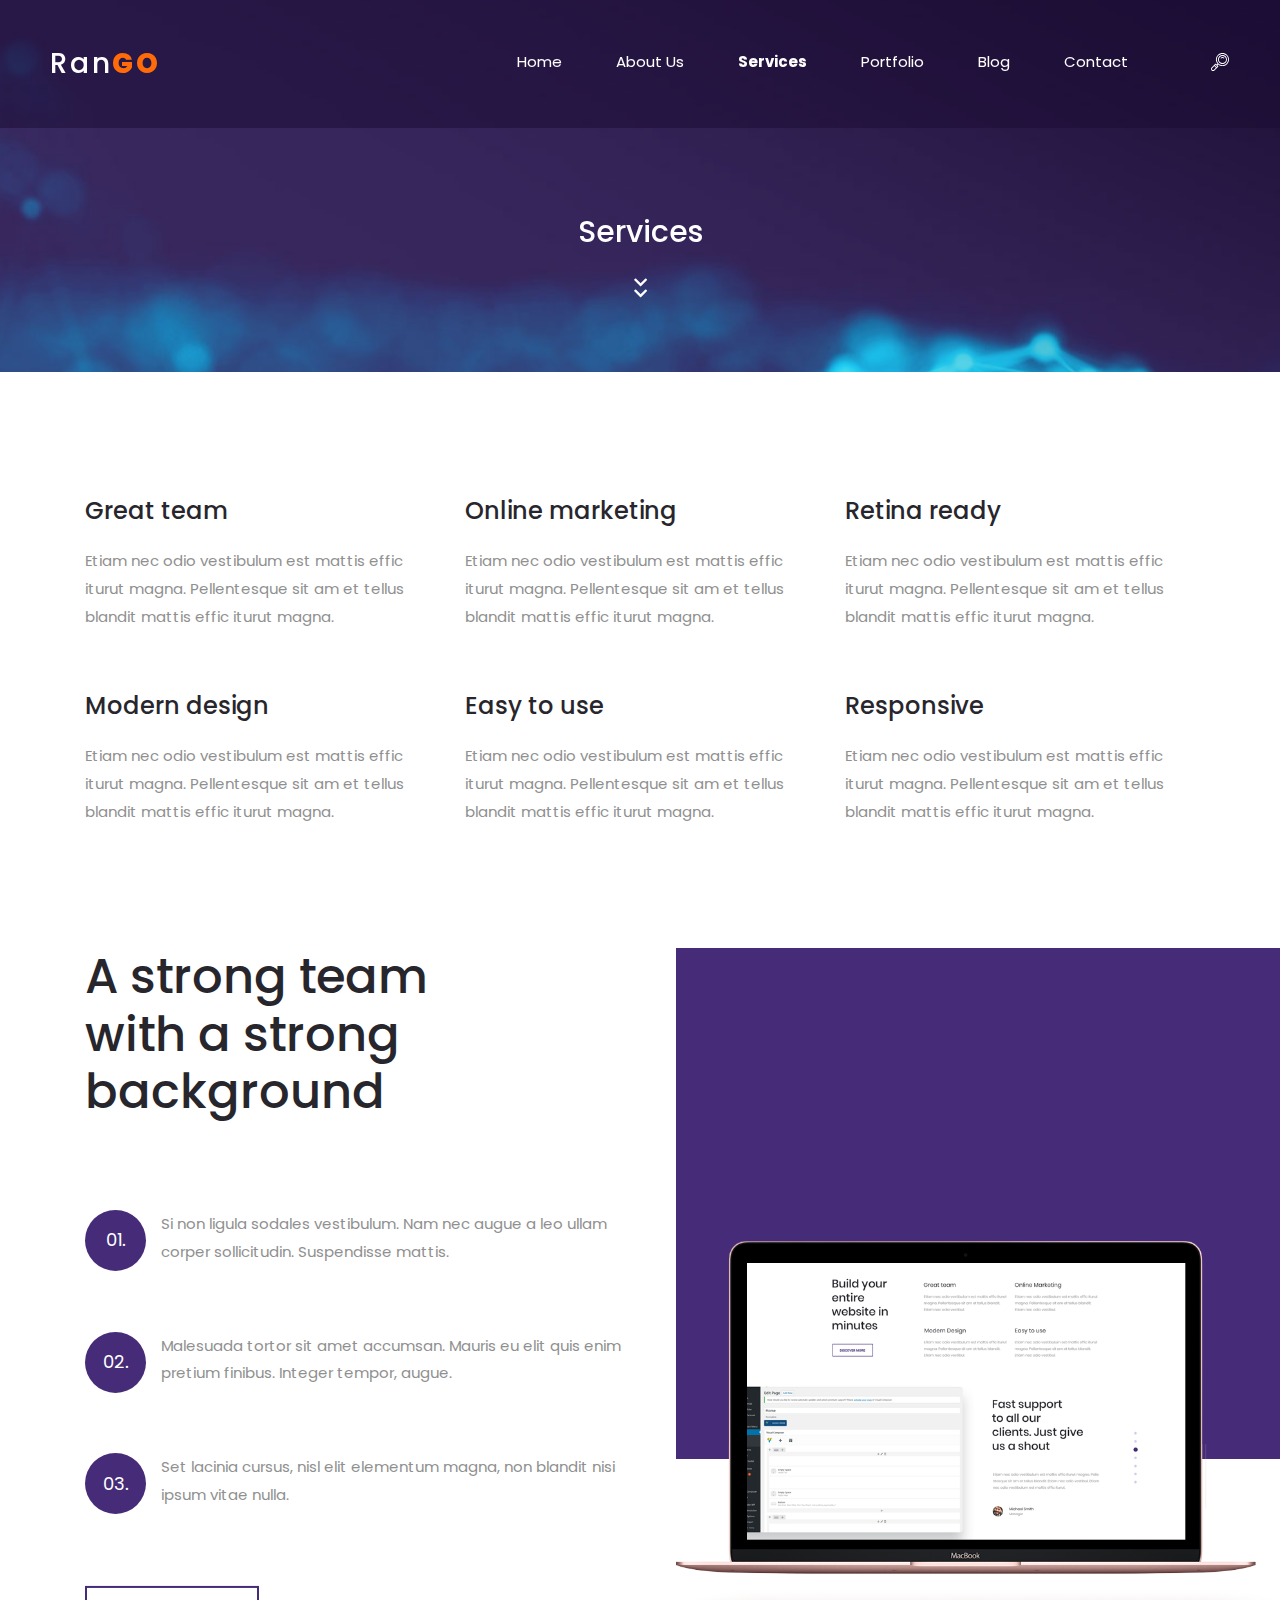
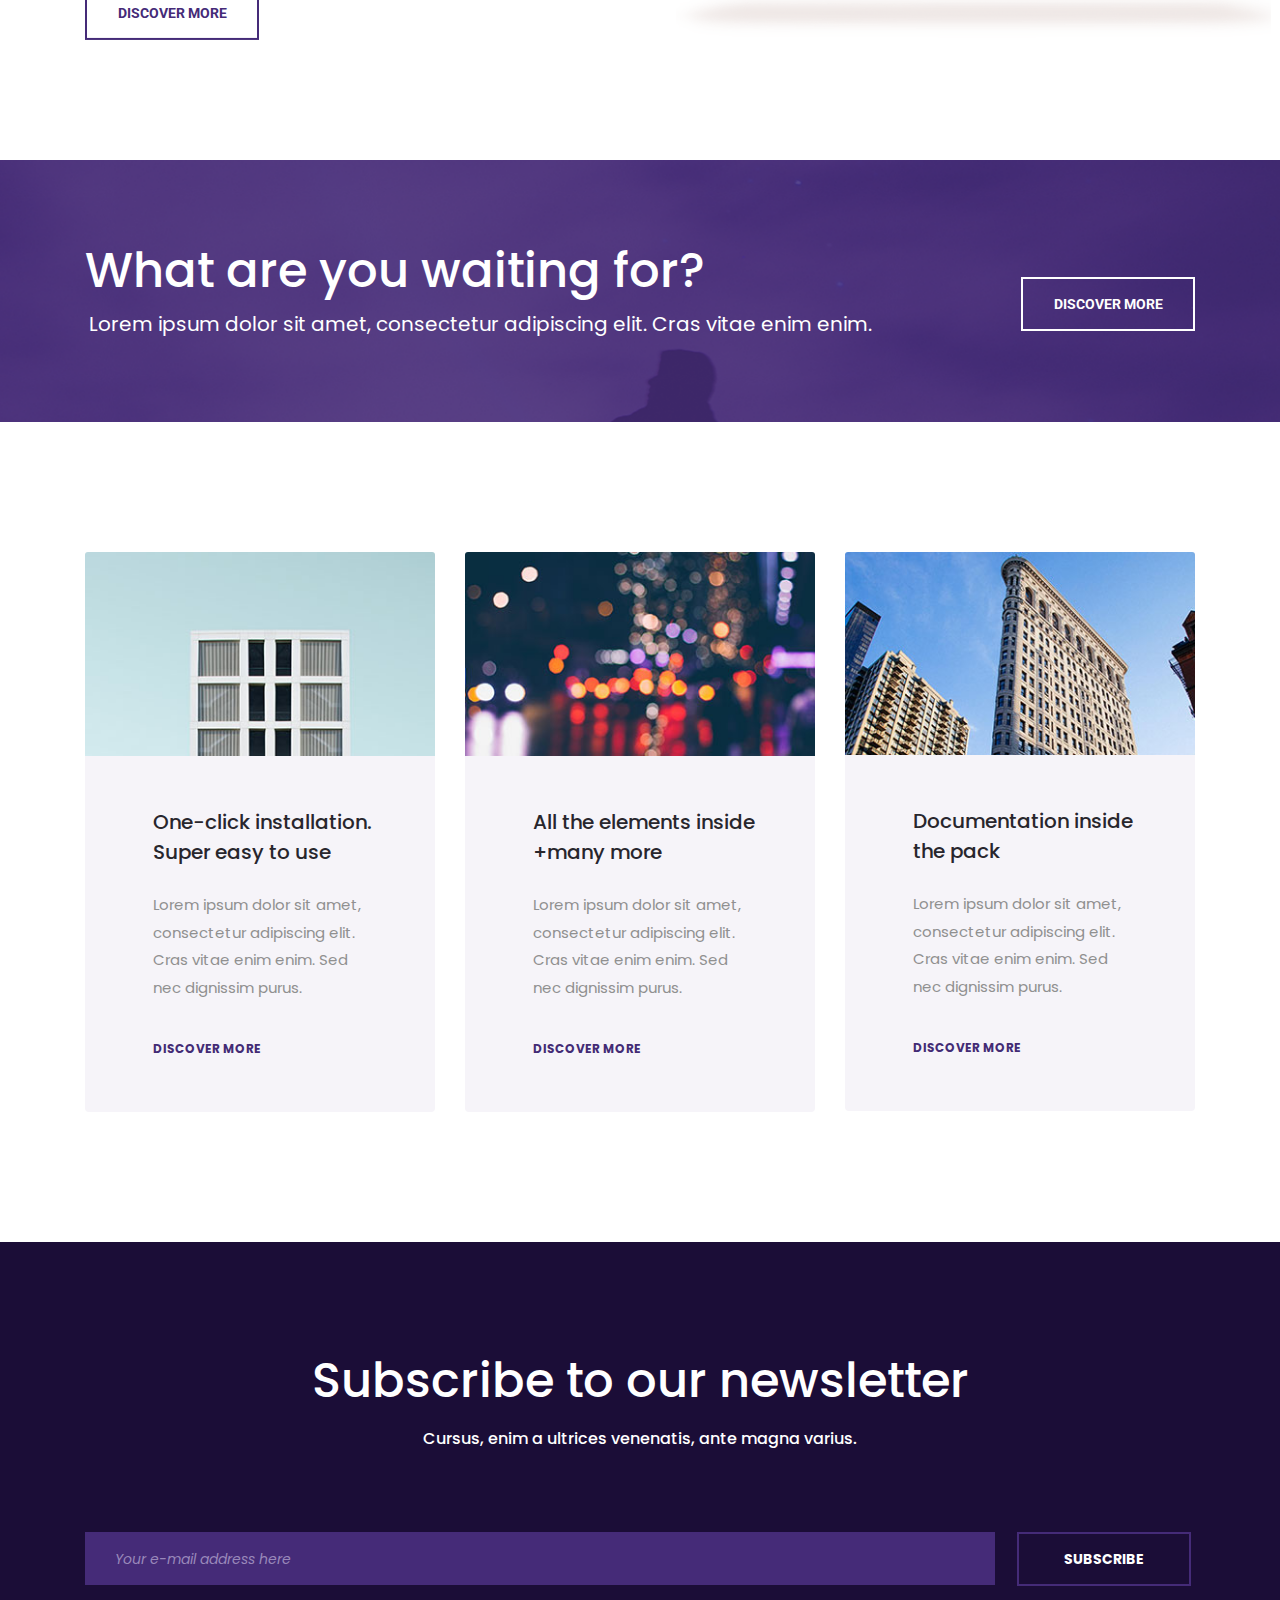
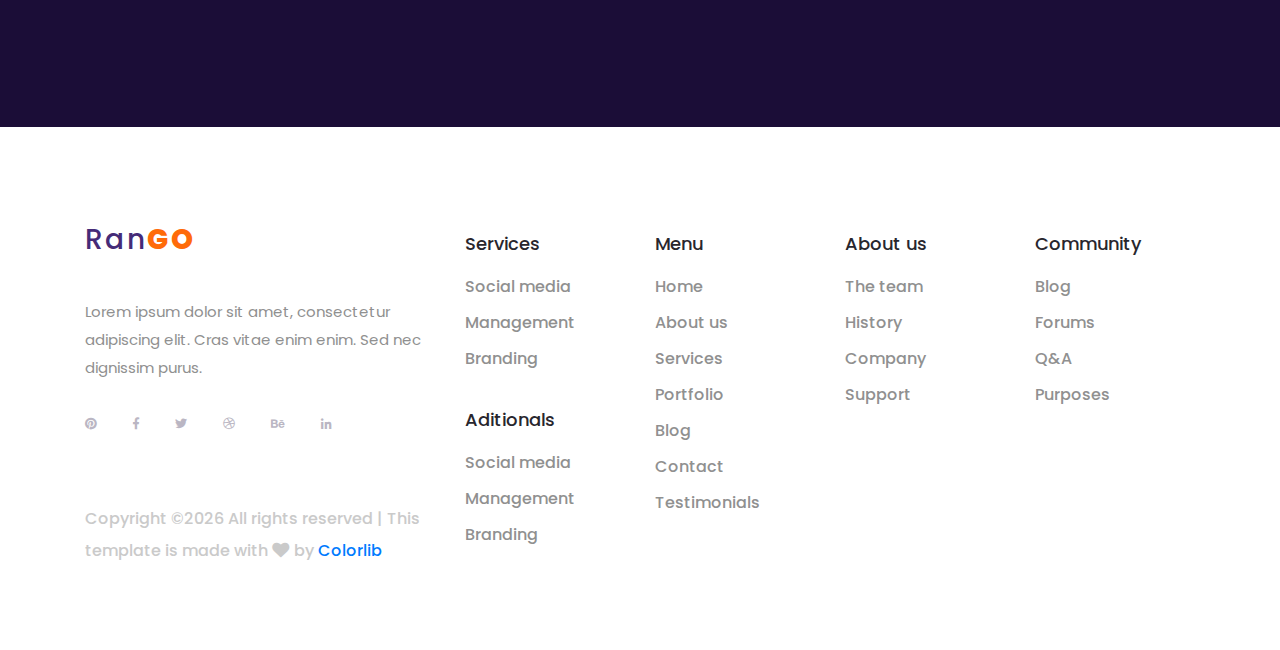
<file: services.html>
<!DOCTYPE html>
<html lang="en">
<head>
<title>RanGO - Services</title>
<meta charset="utf-8">
<meta http-equiv="X-UA-Compatible" content="IE=edge">
<meta name="description" content="RanGO Project">
<meta name="viewport" content="width=device-width, initial-scale=1">
<link rel="stylesheet" type="text/css" href="styles/bootstrap4/bootstrap.min.css">
<link href="plugins/fontawesome-free-5.0.1/css/fontawesome-all.css" rel="stylesheet" type="text/css">
<link rel="stylesheet" type="text/css" href="plugins/OwlCarousel2-2.2.1/owl.carousel.css">
<link rel="stylesheet" type="text/css" href="plugins/OwlCarousel2-2.2.1/owl.theme.default.css">
<link rel="stylesheet" type="text/css" href="plugins/OwlCarousel2-2.2.1/animate.css">
<link rel="stylesheet" type="text/css" href="plugins/slick-1.8.0/slick.css">
<link rel="stylesheet" type="text/css" href="styles/services_styles.css">
<link rel="stylesheet" type="text/css" href="styles/services_responsive.css">
</head>

<body>

<div class="super_container">
	
	<!-- Header -->

	<header class="header d-flex flex-row justify-content-end align-items-center trans_200">
		
		<!-- Logo -->
		<div class="logo mr-auto">
			<a href="#">Ran<span>go</span></a>
		</div>

		<!-- Navigation -->
		<nav class="main_nav justify-self-end text-right">
			<ul>
				<li><a href="index.html">Home</a></li>
				<li><a href="about.html">About Us</a></li>
				<li class="active"><a href="#">Services</a></li>
				<li><a href="portfolio.html">Portfolio</a></li>
				<li><a href="blog.html">Blog</a></li>
				<li><a href="contact.html">Contact</a></li>
			</ul>
			
			<!-- Search -->
			<div class="search">
				<div class="search_content d-flex flex-column align-items-center justify-content-center">
					<div class="search_button d-flex flex-column align-items-center justify-content-center">
						<svg version="1.1" id="Layer_1" xmlns="http://www.w3.org/2000/svg" xmlns:xlink="http://www.w3.org/1999/xlink" x="0px" y="0px"
							width="18px" height="18px" viewBox="0 0 100 100" enable-background="new 0 0 100 100" xml:space="preserve">
							<g>
								<g>
									<path class="search_path" fill="#FFFFFF" d="M89.354,10.609c-14.144-14.146-37.157-14.146-51.301,0c-6.852,6.853-10.625,15.964-10.625,25.655
										c0,8.829,3.132,17.174,8.87,23.771l-4.32,4.321l-4.402-4.403c-0.482-0.482-1.137-0.754-1.819-0.754s-1.337,0.271-1.819,0.754
										L3.31,80.584c-2.148,2.147-3.331,5.004-3.331,8.042s1.183,5.895,3.331,8.042C5.457,98.817,8.313,100,11.35,100
										c3.038,0,5.894-1.184,8.041-3.331l20.627-20.631c0.482-0.482,0.753-1.137,0.753-1.819s-0.271-1.337-0.753-1.819l-4.403-4.403
										l4.322-4.322c6.795,5.902,15.28,8.855,23.766,8.855c9.289,0,18.579-3.537,25.65-10.61c6.852-6.853,10.625-15.963,10.625-25.654
										C99.979,26.573,96.205,17.462,89.354,10.609z M15.753,93.029c-1.176,1.177-2.739,1.824-4.403,1.824
										c-1.663,0-3.227-0.648-4.403-1.824c-1.176-1.176-1.823-2.74-1.823-4.403s0.647-3.228,1.824-4.403L18.458,72.71l8.805,8.807
										L15.753,93.029z M30.902,77.878l-8.805-8.807l3.659-3.66l8.806,8.808L30.902,77.878z M85.715,58.28
										c-12.137,12.14-31.886,12.14-44.023,0c-5.88-5.881-9.118-13.699-9.118-22.016c0-8.316,3.238-16.135,9.118-22.016
										c6.069-6.069,14.041-9.104,22.012-9.104c7.972,0,15.943,3.035,22.013,9.104c5.88,5.881,9.117,13.699,9.117,22.016
										S91.596,52.399,85.715,58.28z"></path>
								</g>
							</g>
							<g>
								<g>
									<path class="search_path" fill="#FFFFFF" d="M81.47,18.495c-9.797-9.798-25.736-9.798-35.533,0c-9.796,9.798-9.796,25.741,0,35.539
										c4.898,4.898,11.333,7.349,17.766,7.349c6.435,0,12.868-2.45,17.767-7.349l0,0C91.266,44.235,91.266,28.293,81.47,18.495z
										 M77.831,50.395c-7.79,7.791-20.466,7.791-28.256,0c-7.79-7.792-7.79-20.469,0-28.261c3.896-3.896,9.011-5.843,14.128-5.843
										c5.116,0,10.233,1.948,14.128,5.843C85.621,29.925,85.621,42.603,77.831,50.395z"></path>
								</g>
							</g>
							<g>
								<g>
									<path class="search_path" fill="#FFFFFF" d="M73.283,26.683c-5.282-5.283-13.877-5.283-19.16,0c-1.004,1.005-1.004,2.634,0,3.639
										c1.005,1.005,2.634,1.005,3.639,0c3.276-3.276,8.607-3.276,11.884,0c0.502,0.503,1.16,0.754,1.818,0.754
										c0.659,0,1.317-0.251,1.819-0.754C74.288,29.317,74.288,27.688,73.283,26.683z"></path>
								</g>
							</g>
						</svg>
					</div>

					<form id="search_form" class="search_form bez_1">
						<input type="search" class="search_input bez_1">
					</form>

				</div>
			</div>
		</nav>

		<!-- Hamburger -->
		<div class="hamburger_container bez_1">
			<i class="fas fa-bars trans_200"></i>
		</div>
		
	</header>

	<!-- Menu -->

	<div class="menu_container">
		<div class="menu menu_mm text-right">
			<div class="menu_close"><i class="far fa-times-circle trans_200"></i></div>
			<ul class="menu_mm">
				<li class="menu_mm"><a href="index.html">Home</a></li>
				<li class="menu_mm"><a href="about.html">About Us</a></li>
				<li class="menu_mm active"><a href="services.html">Services</a></li>
				<li class="menu_mm"><a href="portfolio.html">Portfolio</a></li>
				<li class="menu_mm"><a href="blog.html">Blog</a></li>
				<li class="menu_mm"><a href="contact.html">Contact</a></li>
			</ul>
		</div>
	</div>

	<!-- Home -->

	<div class="home">
		<div class="home_background_container prlx_parent">
			<div class="home_background prlx" style="background-image:url(images/home_background.jpg)"></div>
		</div>
		
		<div class="home_title">
			<h2>Services</h2>
			<div class="next_section_scroll">
				<div class="next_section nav_links" data-scroll-to=".service_boxes">
					<i class="fas fa-chevron-down trans_200"></i>
					<i class="fas fa-chevron-down trans_200"></i>
				</div>
			</div>
		</div>
	
	</div>

	<!-- Service Boxes -->

	<div class="service_boxes">

		<div class="container">
			<div class="row">
				<div class="col-lg-4 service_col">

					<!-- Service Item -->
					<div class="service_item">
						<h2><a href="#">Great team</a></h2>
						<p>Etiam nec odio vestibulum est mattis effic iturut magna. Pellentesque sit am et tellus blandit mattis effic iturut magna.</p>
					</div>

					<!-- Service Item -->
					<div class="service_item">
						<h2><a href="#">Modern design</a></h2>
						<p>Etiam nec odio vestibulum est mattis effic iturut magna. Pellentesque sit am et tellus blandit mattis effic iturut magna.</p>
					</div>

				</div>

				<div class="col-lg-4 service_col">

					<!-- Service Item -->
					<div class="service_item">
						<h2><a href="#">Online marketing</a></h2>
						<p>Etiam nec odio vestibulum est mattis effic iturut magna. Pellentesque sit am et tellus blandit mattis effic iturut magna.</p>
					</div>

					<!-- Service Item -->
					<div class="service_item">
						<h2><a href="#">Easy to use</a></h2>
						<p>Etiam nec odio vestibulum est mattis effic iturut magna. Pellentesque sit am et tellus blandit mattis effic iturut magna.</p>
					</div>

				</div>

				<div class="col-lg-4 service_col">

					<!-- Service Item -->
					<div class="service_item">
						<h2><a href="#">Retina ready</a></h2>
						<p>Etiam nec odio vestibulum est mattis effic iturut magna. Pellentesque sit am et tellus blandit mattis effic iturut magna.</p>
					</div>

					<!-- Service Item -->
					<div class="service_item">
						<h2><a href="#">Responsive</a></h2>
						<p>Etiam nec odio vestibulum est mattis effic iturut magna. Pellentesque sit am et tellus blandit mattis effic iturut magna.</p>
					</div>

				</div>
			</div>
		</div>

	</div>

	<!-- Device -->

	<div class="device">
		
		<div class="container">
			<div class="row">
				
				<div class="col-lg-6 order-lg-1 order-2">
					<div class="device_content">
						<h1>A strong team with a strong background</h1>

						<ul class="device_items">
							<li class="device_item clearfix">
								<span>01.</span>
								<p>Si non ligula sodales vestibulum. Nam nec augue a leo ullam corper sollicitudin. Suspendisse mattis.</p>
							</li>
							<li class="device_item clearfix">
								<span>02.</span>
								<p>Malesuada tortor sit amet accumsan. Mauris eu elit quis enim pretium finibus. Integer tempor, augue.</p>
							</li>
							<li class="device_item clearfix">
								<span>03.</span>
								<p>Set lacinia cursus, nisl elit elementum magna, non blandit nisi ipsum vitae nulla.</p>
							</li>
						</ul>

						<div class="button devices_button">
							<a href="#">discover more</a>
						</div>

					</div>
				</div>

				<div class="col-lg-6 order-lg-2 order-1">
					<div class="device_image">
						<div class="device_image_background"></div>
						<div class="device_image_container d-flex flex-column justify-content-end">
							<img src="images/device.png" alt="">
						</div>
					</div>
				</div>

			</div>
		</div>

	</div>

	<!-- Call to action 2 -->

	<div class="cta_2">
		<!-- image by: https://unsplash.com/@tentides -->
		<div class="cta_2_background" style="background-image:url(images/cta_2.png)"></div>
		<div class="container">
			<div class="row">
				
				<div class="col-lg-9">
					<div class="cta_2_content">
						<h1>What are you waiting for?</h1>
						<span>Lorem ipsum dolor sit amet, consectetur adipiscing elit. Cras vitae enim enim. </span>
					</div>
				</div>

				<div class="col-lg-3">
					<div class="cta_2_button_container">
						<div class="button cta_2_button">
							<a href="#">discover more</a>
						</div>
					</div>
				</div>

			</div>
		</div>
	</div>

	<!-- Image Boxes -->

	<div class="image_boxes">
		
		<div class="container">
			<div class="row">
				
				<!-- Image Box -->
				<div class="col-lg-4 image_box_col">
					<div class="card trans_300">
						<img class="card-img-top" src="images/image_box_1.jpg" alt="https://unsplash.com/@heysupersimi">
						<div class="card-body">
							<h3 class="card-title">One-click installation. Super easy to use</h3>
							<p class="card-text">Lorem ipsum dolor sit amet, consectetur adipiscing elit. Cras vitae enim enim. Sed nec dignissim purus.</p>
							<a href="#" class="card-link">discover more</a>
						</div>
					</div>
				</div>

				<!-- Image Box -->
				<div class="col-lg-4 image_box_col">
					<div class="card trans_300">
						<img class="card-img-top" src="images/image_box_2.jpg" alt="https://unsplash.com/@gabrielssantiago">
						<div class="card-body">
							<h3 class="card-title">All the elements inside +many more</h3>
							<p class="card-text">Lorem ipsum dolor sit amet, consectetur adipiscing elit. Cras vitae enim enim. Sed nec dignissim purus.</p>
							<a href="#" class="card-link">discover more</a>
						</div>
					</div>
				</div>

				<!-- Image Box -->
				<div class="col-lg-4 image_box_col">
					<div class="card trans_300">
						<img class="card-img-top" src="images/image_box_3.jpg" alt="https://unsplash.com/@anthonydelanoix">
						<div class="card-body">
							<h3 class="card-title">Documentation inside the pack</h3>
							<p class="card-text">Lorem ipsum dolor sit amet, consectetur adipiscing elit. Cras vitae enim enim. Sed nec dignissim purus.</p>
							<a href="#" class="card-link">discover more</a>
						</div>
					</div>
				</div>

			</div>
		</div>
	</div>

	<!-- Newsletter -->

	<div class="newsletter">
		<div class="container">
			<div class="row">
				<div class="col text-lg-center text-left">
					<div class="newsletter_content">

						<!-- Newsletter Title -->
						<div class="newsletter_title">
							<h1>Subscribe to our newsletter</h1>
							<span>Cursus, enim a ultrices venenatis, ante magna varius.</span>
						</div>
						
						<!-- Newsletter Form -->
						<div class="newsletter_form_container">
							<form action="#">
								<div class="input-group">
									<input type="email" class="newsletter_email" placeholder="Your e-mail address here" required="required" data-error="Valid email address is required.">
									<button id="newsletter_form_submit" type="submit" class="button newsletter_submit_button trans_200" value="Submit">
										subscribe
									</button>
								</div>
									
							</form>
						</div>

					</div>
				</div>
			</div>
		</div>
	</div>

	<!-- Footer -->

	<footer class="footer">
		<div class="container">
			<div class="row">
				
				<div class="col-lg-4">

					<!-- Footer Intro -->
					<div class="footer_intro">

						<!-- Logo -->
						<div class="logo footer_logo">
							<a href="#">Ran<span>go</span></a>
						</div>

						<p>Lorem ipsum dolor sit amet, consectetur adipiscing elit. Cras vitae enim enim. Sed nec dignissim purus.</p>
						
						<!-- Social -->
						<div class="footer_social">
							<ul>
								<li><a href="#"><i class="fab fa-pinterest"></i></a></li>
								<li><a href="#"><i class="fab fa-facebook-f"></i></a></li>
								<li><a href="#"><i class="fab fa-twitter"></i></a></li>
								<li><a href="#"><i class="fab fa-dribbble"></i></a></li>
								<li><a href="#"><i class="fab fa-behance"></i></a></li>
								<li><a href="#"><i class="fab fa-linkedin-in"></i></a></li>
							</ul>
						</div>
						
						<!-- Copyright -->
						<div class="footer_cr"><!-- Link back to Colorlib can't be removed. Template is licensed under CC BY 3.0. -->
Copyright &copy;<script>document.write(new Date().getFullYear());</script> All rights reserved | This template is made with <i class="fa fa-heart" aria-hidden="true"></i> by <a href="https://colorlib.com" target="_blank">Colorlib</a>
<!-- Link back to Colorlib can't be removed. Template is licensed under CC BY 3.0. --></div>

					</div>

				</div>
				
				<!-- Footer Services -->
				<div class="col-lg-2">

					<div class="footer_col">
						<div class="footer_col_title">Services</div>
						<ul>
							<li><a href="#">Social media</a></li>
							<li><a href="#">Management</a></li>
							<li><a href="#">Branding</a></li>
						</ul>
					</div>
					
					<div class="footer_col">
						<div class="footer_col_title">Aditionals</div>
						<ul>
							<li><a href="#">Social media</a></li>
							<li><a href="#">Management</a></li>
							<li><a href="#">Branding</a></li>
						</ul>
					</div>

				</div>

				<!-- Footer Menu -->
				<div class="col-lg-2">

					<div class="footer_col">
						<div class="footer_col_title">Menu</div>
						<ul>
							<li><a href="#">Home</a></li>
							<li><a href="#">About us</a></li>
							<li><a href="#">Services</a></li>
							<li><a href="#">Portfolio</a></li>
							<li><a href="#">Blog</a></li>
							<li><a href="#">Contact</a></li>
							<li><a href="#">Testimonials</a></li>
						</ul>
					</div>

				</div>

				<!-- Footer About -->
				<div class="col-lg-2">

					<div class="footer_col">
						<div class="footer_col_title">About us</div>
						<ul>
							<li><a href="#">The team</a></li>
							<li><a href="#">History</a></li>
							<li><a href="#">Company</a></li>
							<li><a href="#">Support</a></li>
						</ul>
					</div>

				</div>

				<!-- Footer Community -->
				<div class="col-lg-2">

					<div class="footer_col">
						<div class="footer_col_title">Community</div>
						<ul>
							<li><a href="#">Blog</a></li>
							<li><a href="#">Forums</a></li>
							<li><a href="#">Q&A</a></li>
							<li><a href="#">Purposes</a></li>
						</ul>
					</div>

				</div>

			</div>

			<div class="row">
				<div class="col">
					<!-- Copyright -->
					<div class="footer_cr_2">2017 All rights reserved</div>
				</div>
			</div>
		</div>
	</footer>

</div>

<script src="js/jquery-3.2.1.min.js"></script>
<script src="styles/bootstrap4/popper.js"></script>
<script src="styles/bootstrap4/bootstrap.min.js"></script>
<script src="plugins/greensock/TweenMax.min.js"></script>
<script src="plugins/greensock/TimelineMax.min.js"></script>
<script src="plugins/scrollmagic/ScrollMagic.min.js"></script>
<script src="plugins/greensock/animation.gsap.min.js"></script>
<script src="plugins/greensock/ScrollToPlugin.min.js"></script>
<script src="plugins/slick-1.8.0/slick.js"></script>
<script src="plugins/OwlCarousel2-2.2.1/owl.carousel.js"></script>
<script src="plugins/scrollTo/jquery.scrollTo.min.js"></script>
<script src="plugins/easing/easing.js"></script>
<script src="js/services_custom.js"></script>
</body>

</html>
</file>
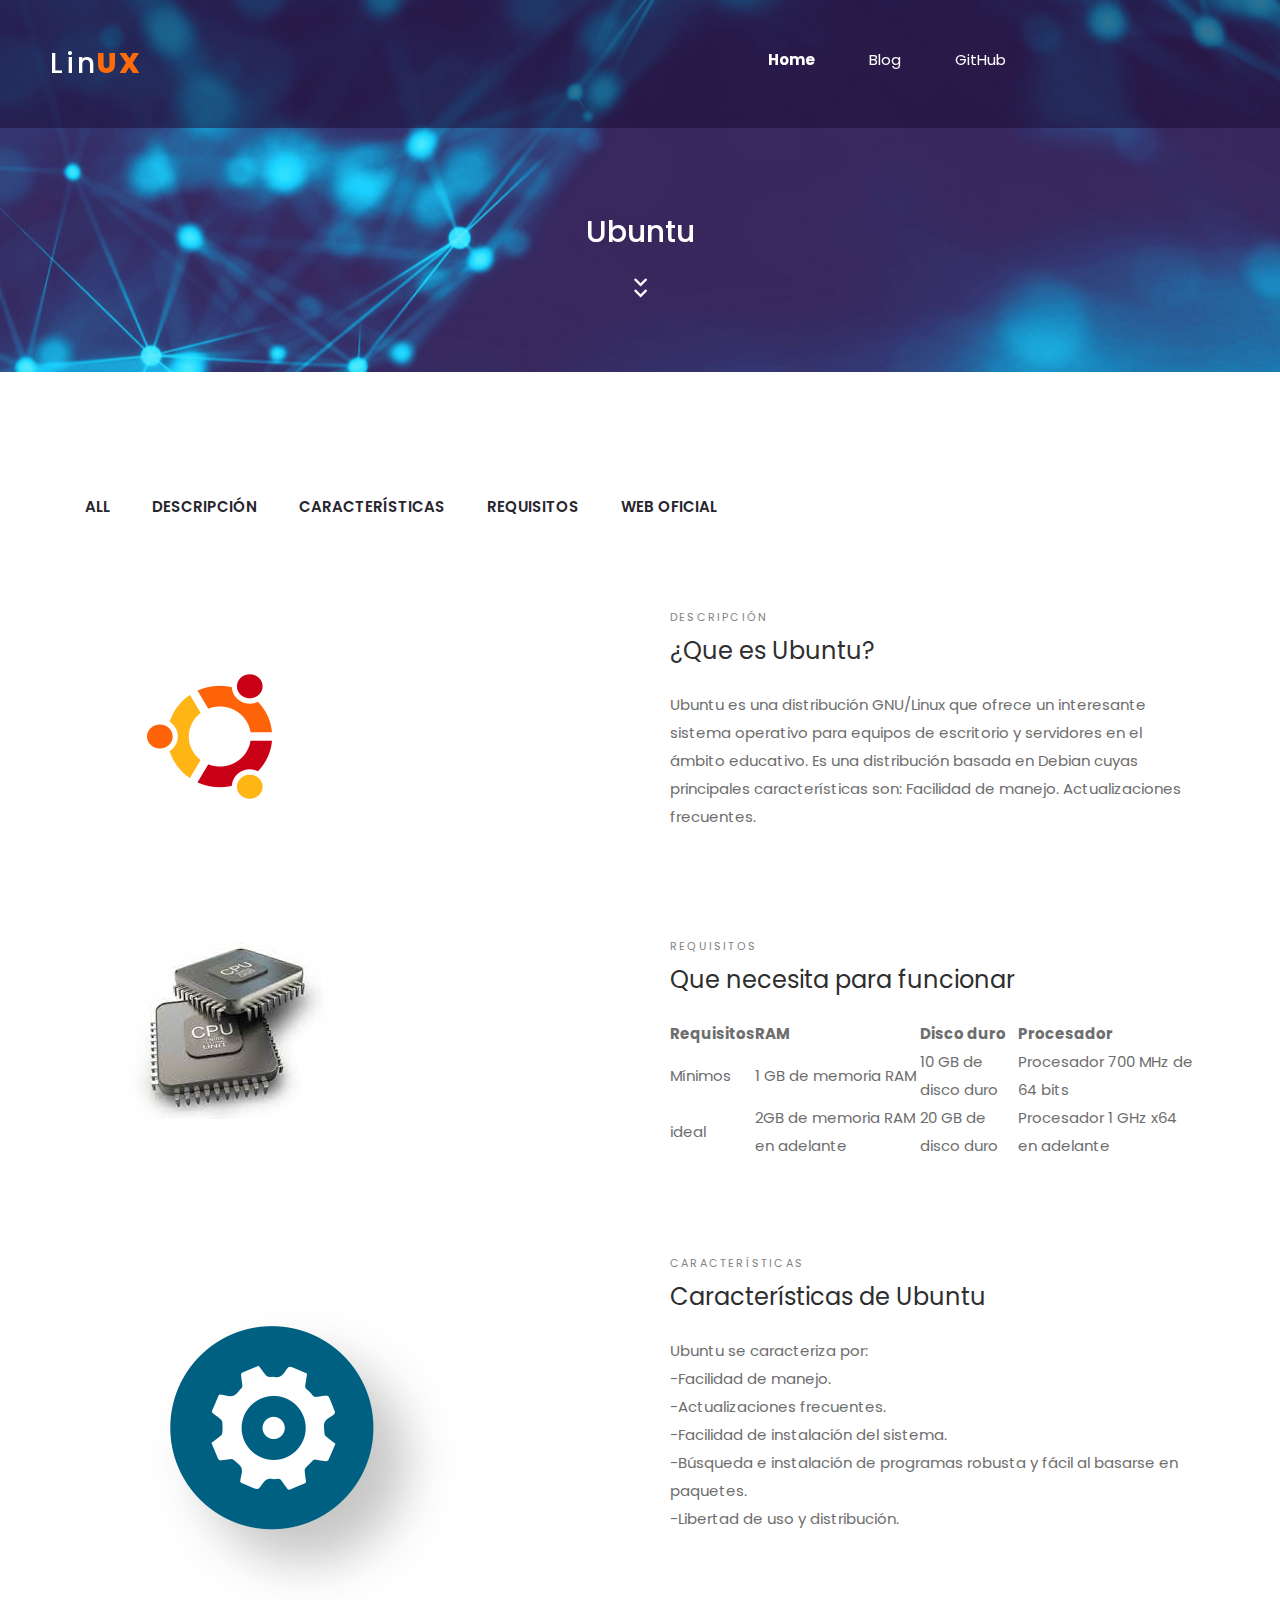
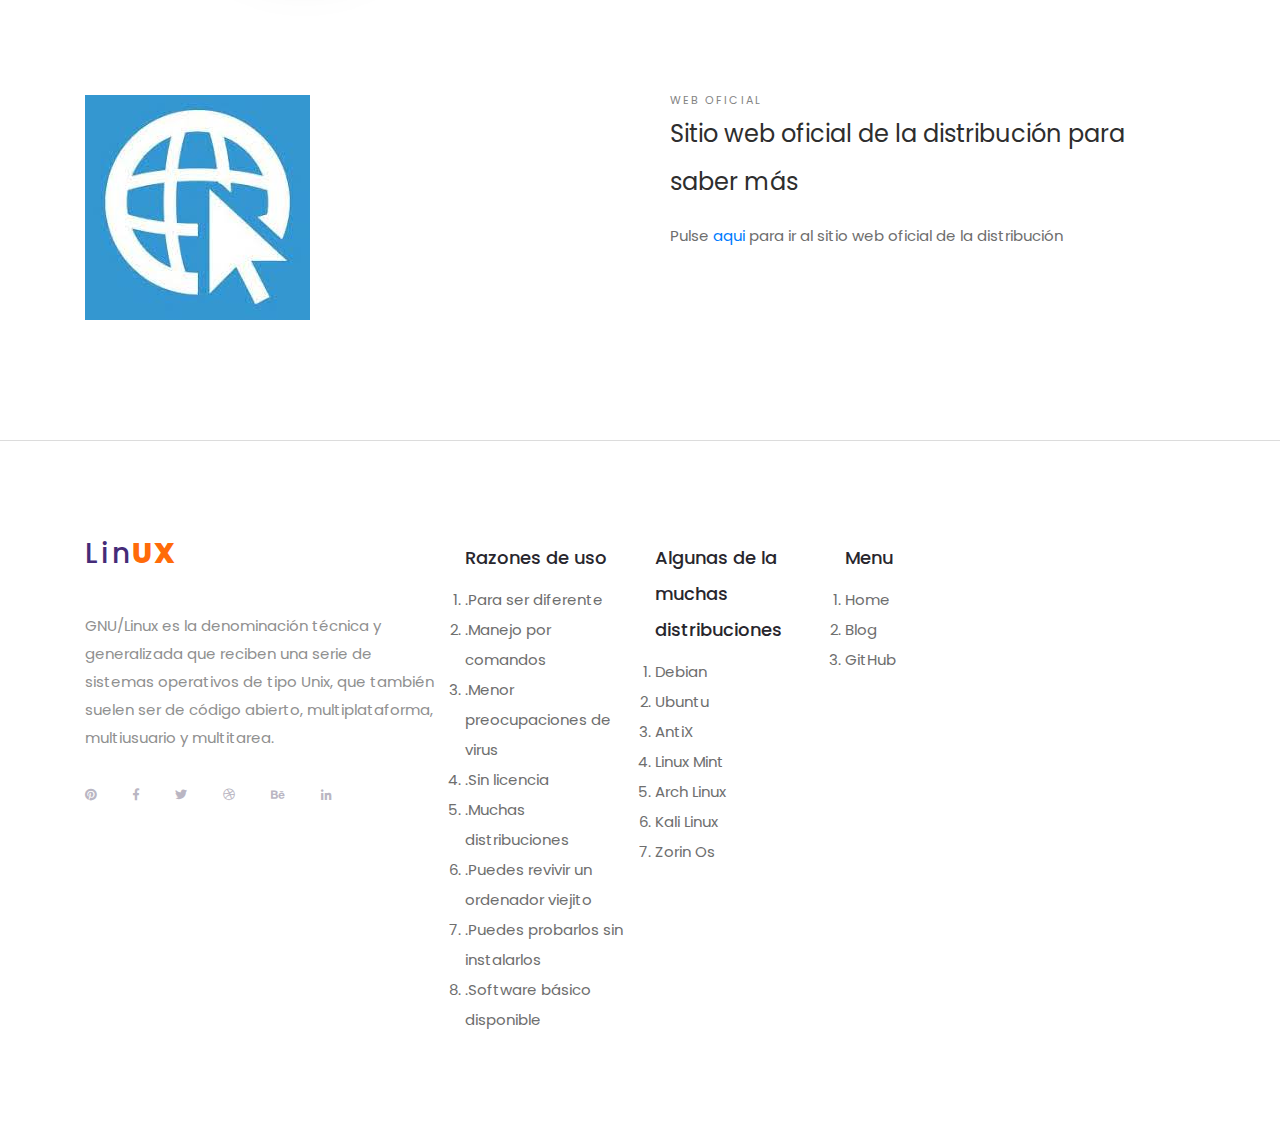
<file: ubuntu.html>
<!DOCTYPE html>
<html lang="es">
<head>
<title>Linux - Ubuntu</title>
<meta charset="utf-8">
<meta http-equiv="X-UA-Compatible" content="IE=edge">
<meta name="description" content="RanGO Project">
<meta name="viewport" content="width=device-width, initial-scale=1">
<link rel="icon" href="images/tux.ico" type="image/png" />
<link rel="stylesheet" type="text/css" href="styles/bootstrap4/bootstrap.min.css">
<link href="plugins/fontawesome-free-5.0.1/css/fontawesome-all.css" rel="stylesheet" type="text/css">
<link rel="stylesheet" type="text/css" href="styles/portfolio_styles.css">
<link rel="stylesheet" type="text/css" href="styles/portfolio_responsive.css">
</head>

<body>

<div class="super_container">
	
	<!-- Header -->

	<header class="header d-flex flex-row justify-content-end align-items-center trans_200">
		
		<!-- Logo -->
		<div class="logo mr-auto">
			<a href="#">Lin<span>ux</span></a>
		</div>

		<!-- Navigation -->
		<nav class="main_nav justify-self-end text-right">
			<ul>
				<li class="active"><a href="index.html">Home</a></li>
				<li><a href="https://linuxpsmrworks.business.blog/">Blog</a></li>
				<li><a href="https://github.com/Felg-Ts">GitHub</a></li>
				<li><a></a></li>
				<li><a></a></li>
				<li><a></a></li>
			</ul>
			
			<!-- Search -->
			<div class="search">

			</div>
		</nav>
		
	</header>

	<!-- Home -->

	<div class="home">
		<div class="home_background_container prlx_parent">
			<div class="home_background prlx" style="background-image:url(images/portfolio_background.jpg)"></div>
		</div>
		
		<div class="home_title">
			<h2>Ubuntu</h2>
			<div class="next_section_scroll">
				<div class="next_section nav_links" data-scroll-to=".portfolio">
					<i class="fas fa-chevron-down trans_200"></i>
					<i class="fas fa-chevron-down trans_200"></i>
				</div>
			</div>
		</div>
	
	</div>

	<!-- Portfolio -->

	<div class="portfolio">
		
		<div class="container">
			<div class="row">
				
				<div class="col">
					<div class="portfolio_categories button-group filters-button-group">
						<ul>
							<li class="portfolio_category active is-checked" data-filter="*">all</li>
							<li class="portfolio_category" data-filter=".branding">descripción</li>
							<li class="portfolio_category" data-filter=".graphic_design">características</li>
							<li class="portfolio_category" data-filter=".motion_graphic">requisitos</li>
							<li class="portfolio_category" data-filter=".web_design">web oficial</li>
						</ul>
					</div>
				</div>

			</div>

			<div class="row">
				<div class="col">
					
					<div class="portfolio_items product-grid">

						<!-- Portfolio Item -->
						<div class="card branding">
							<div class="card_image">
								<img class="" src="images/ubuntu.png" alt="">
							</div>
							
							<div class="card-body">
								<div class="card-header">descripción</div>
								<div class="card-title">¿Que es Ubuntu?</div>
								<div class="card-text">Ubuntu es una distribución GNU/Linux que ofrece un interesante sistema operativo para equipos de escritorio y servidores en el ámbito educativo. Es una distribución basada en Debian cuyas principales características son: Facilidad de manejo. Actualizaciones frecuentes.</div>
							</div>
						</div>

						<!-- Portfolio Item -->
						<div class="card motion_graphic">
							<div class="card_image">
								<img class="" src="images/rqm.jpg" alt="">
							</div>
							
							<div class="card-body">
								<div class="card-header">requisitos</div>
								<div class="card-title">Que necesita para funcionar</div>
								<div class="card-text"><table class="tftable">
									<tr><th>Requisitos</th><th>RAM</th><th>Disco duro</th><th>Procesador</th></tr>
									<tr><td>Mínimos</td><td>1 GB de memoria RAM</td><td>10 GB de disco duro</td><td>Procesador 700 MHz de 64 bits</td></tr>
									<tr><td>ideal</td><td>2GB de memoria RAM en adelante</td><td>20 GB de disco duro</td><td>Procesador 1 GHz x64 en adelante</td></tr>
									</table>
									
									</div>
							</div>
						</div>

						<!-- Portfolio Item -->
						<div class="card graphic_design">
							<div class="card_image">
								<img class="" src="images/crt.png" alt="">
							</div>
							
							<div class="card-body">
								<div class="card-header">características</div>
								<div class="card-title">Características de Ubuntu</div>
								<div class="card-text">Ubuntu se caracteriza por: <br>

									-Facilidad de manejo.<br>
									-Actualizaciones frecuentes.<br>
									-Facilidad de instalación del sistema.<br>
									-Búsqueda e instalación de programas robusta y fácil al basarse en paquetes.<br>
									-Libertad de uso y distribución.</div>
							</div>
						</div>

						<!-- Portfolio Item -->
						<div class="card web_design">
							<div class="card_image">
								<img class="" src="images/owb.jpg" alt="">
							</div>
							
							<div class="card-body">
								<div class="card-header">web oficial</div>
								<div class="card-title">Sitio web oficial de la distribución para saber más</div>
								<div class="card-text">Pulse<a href="https://ubuntu.com/"> aqui </a>para ir al sitio web oficial de la distribución</div>
							</div>
						</div>

					</div>
						
				</div>
			</div>
		</div>
	</div>

	<!-- Footer -->

	<!-- Footer -->

	<footer class="footer">
		<div class="container">
			<div class="row">
				
				<div class="col-lg-4">

					<!-- Footer Intro -->
					<div class="footer_intro">

						<!-- Logo -->
						<div class="logo footer_logo">
							<a href="#">Lin<span>ux</span></a>
						</div>

						<p>GNU/Linux es la denominación técnica y generalizada que reciben una serie de sistemas operativos de tipo Unix, que también suelen ser de código abierto, multiplataforma, multiusuario y multitarea.</p>
						
						<!-- Social -->
						<div class="footer_social">
							<ul>
								<li><a href="#"><i class="fab fa-pinterest"></i></a></li>
								<li><a href="#"><i class="fab fa-facebook-f"></i></a></li>
								<li><a href="#"><i class="fab fa-twitter"></i></a></li>
								<li><a href="#"><i class="fab fa-dribbble"></i></a></li>
								<li><a href="#"><i class="fab fa-behance"></i></a></li>
								<li><a href="#"><i class="fab fa-linkedin-in"></i></a></li>
							</ul>
						</div>
						
						<!-- Copyright -->
						<div class="footer_cr"></div>

					</div>

				</div>
				
				<!-- Footer Services -->
				<div class="col-lg-2">

					<div class="footer_col">
						<div class="footer_col_title">Razones de uso</div>
						<ol>
							<li><a>.Para ser diferente</a></li>
							<li><a>.Manejo por comandos</a></li>
							<li><a>.Menor preocupaciones de virus</a></li>
							<li><a>.Sin licencia</a></li>
							<li><a>.Muchas distribuciones</a></li>
							<li><a>.Puedes revivir un ordenador viejito</a></li>
							<li><a>.Puedes probarlos sin instalarlos</a></li>
							<li><a>.Software básico disponible</a></li>
						</ol>
					</div>

					<div class="footer_col">
						<div class="footer_col_title"></div>
					</div>

				</div>

				<!-- Footer About -->
				<div class="col-lg-2">

					<div class="footer_col">
						<div class="footer_col_title">Algunas de la muchas distribuciones</div>
						<ol>
							<li><a>Debian</a></li>
							<li><a>Ubuntu</a></li>
							<li><a>AntiX</a></li>
							<li><a>Linux Mint</a></li>
							<li><a>Arch Linux</a></li>
							<li><a>Kali Linux</a></li>
							<li><a>Zorin Os</a></li>
						</ol>
					</div>

				</div>
				
				<!-- Footer Menu -->
				<div class="col-lg-2">

					<div class="footer_col">
						<div class="footer_col_title">Menu</div>
						<ol>
							<li><a>Home</a></li>
							<li><a>Blog</a></li>
							<li><a>GitHub</a></li>
						</ol>
					</div>

				</div>

			</div>

		</div>
	</footer>

</div>

<script src="js/jquery-3.2.1.min.js"></script>
<script src="styles/bootstrap4/popper.js"></script>
<script src="styles/bootstrap4/bootstrap.min.js"></script>
<script src="plugins/greensock/TweenMax.min.js"></script>
<script src="plugins/greensock/TimelineMax.min.js"></script>
<script src="plugins/scrollmagic/ScrollMagic.min.js"></script>
<script src="plugins/greensock/animation.gsap.min.js"></script>
<script src="plugins/greensock/ScrollToPlugin.min.js"></script>
<script src="plugins/Isotope/isotope.pkgd.min.js"></script>
<script src="plugins/scrollTo/jquery.scrollTo.min.js"></script>
<script src="plugins/easing/easing.js"></script>
<script src="js/portfolio_custom.js"></script>
</body>

</html>
</file>
<file: styles/about_styles.css>
@charset "utf-8";
/* CSS Document */

/******************************

COLOR PALETTE




[Table of Contents]

1. Fonts
2. Body and some general stuff
3. Home
	3.1 Header
		3.1.1 Logo
		3.1.2 Main Navigation
		3.1.3 Search
		3.1.4 Hamburger
	3.2 Home Title
	3.3 Next Section Scroll
4. Menu
5. Icon Boxes
6. Vertical Slider Section
7. Team
8. Clients
9. Newsletter
10. Footer


******************************/

/***********
1. Fonts
***********/

@import url('https://fonts.googleapis.com/css?family=Poppins:300,400,500,600,700,800,900|Roboto:300,400,500,700,900');

/*********************************
2. Body and some general stuff
*********************************/

*
{
	margin: 0;
	padding: 0;
	-webkit-font-smoothing: antialiased;
	-webkit-text-shadow: rgba(0,0,0,.01) 0 0 1px;
	text-shadow: rgba(0,0,0,.01) 0 0 1px;
}
body
{
	font-family: 'Poppins', sans-serif;
	font-size: 15px;
	line-height: 2;
	font-weight: 400;
	background: #FFFFFF;
	color: #6e6e6e;
}
div
{
	display: block;
	position: relative;
	-webkit-box-sizing: border-box;
    -moz-box-sizing: border-box;
    box-sizing: border-box;
}
ul
{
	list-style: none;
	margin-bottom: 0px;
}
p
{
	font-family: 'Poppins', sans-serif;
	font-size: 15px;
	line-height: 1.86;
	font-weight: 400;
	color: #909090;
	-webkit-font-smoothing: antialiased;
	-webkit-text-shadow: rgba(0,0,0,.01) 0 0 1px;
	text-shadow: rgba(0,0,0,.01) 0 0 1px;
}
p a
{
	display: inline;
	position: relative;
	color: inherit;
	border-bottom: solid 1px #ffa07f;
	-webkit-transition: all 200ms ease;
	-moz-transition: all 200ms ease;
	-ms-transition: all 200ms ease;
	-o-transition: all 200ms ease;
	transition: all 200ms ease;
}
a, a:hover, a:visited, a:active, a:link
{
	text-decoration: none;
	-webkit-font-smoothing: antialiased;
	-webkit-text-shadow: rgba(0,0,0,.01) 0 0 1px;
	text-shadow: rgba(0,0,0,.01) 0 0 1px;
}
p a:active
{
	position: relative;
	color: #FF6347;
}
p a:hover
{
	color: #FFFFFF;
	background: #ffa07f;
}
p a:hover::after
{
	opacity: 0.2;
}
::selection
{
	background: #ffd9bf;
	color: #ff6b09;
}
p::selection
{
	background: #ffd9bf;
}
h1{font-size: 48px;}
h2{font-size: 24px;}
h3{font-size: 18px;}
h4{font-size: 14px;}
h5{font-size: 11px;}
h1, h2, h3, h4, h5, h6
{
	color: #28262d;
	-webkit-font-smoothing: antialiased;
	-webkit-text-shadow: rgba(0,0,0,.01) 0 0 1px;
	text-shadow: rgba(0,0,0,.01) 0 0 1px;
}
h1::selection, 
h2::selection, 
h3::selection, 
h4::selection, 
h5::selection, 
h6::selection
{
	
}
::-webkit-input-placeholder
{
	font-size: 14px !important;
	font-style: italic !important;
	font-weight: 400 !important;
	color: #9988ba !important;
}
:-moz-placeholder /* older Firefox*/
{
	font-size: 14px !important;
	font-style: italic !important;
	font-weight: 400 !important;
	color: #9988ba !important;
}
::-moz-placeholder /* Firefox 19+ */ 
{
	font-size: 14px !important;
	font-style: italic !important;
	font-weight: 400 !important;
	color: #9988ba !important;
} 
:-ms-input-placeholder
{ 
	font-size: 14px !important;
	font-style: italic !important;
	font-weight: 400 !important;
	color: #9988ba !important;
}
::input-placeholder
{
	font-size: 14px !important;
	font-style: italic !important;
	font-weight: 400 !important;
	color: #9988ba !important;
}
.form-control
{
	color: #db5246;
}
section
{
	display: block;
	position: relative;
	box-sizing: border-box;
}
.clear
{
	clear: both;
}
.clearfix::before, .clearfix::after
{
	content: "";
	display: table;
}
.clearfix::after
{
	clear: both;
}
.clearfix
{
	zoom: 1;
}
.float_left
{
	float: left;
}
.float_right
{
	float: right;
}
.trans_200
{
	-webkit-transition: all 200ms ease;
	-moz-transition: all 200ms ease;
	-ms-transition: all 200ms ease;
	-o-transition: all 200ms ease;
	transition: all 200ms ease;
}
.trans_300
{
	-webkit-transition: all 300ms ease;
	-moz-transition: all 300ms ease;
	-ms-transition: all 300ms ease;
	-o-transition: all 300ms ease;
	transition: all 300ms ease;
}
.trans_400
{
	-webkit-transition: all 400ms ease;
	-moz-transition: all 400ms ease;
	-ms-transition: all 400ms ease;
	-o-transition: all 400ms ease;
	transition: all 400ms ease;
}
.trans_500
{
	-webkit-transition: all 500ms ease;
	-moz-transition: all 500ms ease;
	-ms-transition: all 500ms ease;
	-o-transition: all 500ms ease;
	transition: all 500ms ease;
}
.bez_1
{
	-webkit-transition: all 0.3s cubic-bezier(0.7, 0, 0.3, 1);
	-moz-transition: all 0.3s cubic-bezier(0.7, 0, 0.3, 1);
	-ms-transition: all 0.3s cubic-bezier(0.7, 0, 0.3, 1);
	-o-transition: all 0.3s cubic-bezier(0.7, 0, 0.3, 1);
	transition: all 0.3s cubic-bezier(0.7, 0, 0.3, 1);
}
.fill_height
{
	height: 100%;
}
.super_container
{
	width: 100%;
	overflow: hidden;
}
.button
{
	display: inline-block;
	height: 54px;
	width: 174px;
	text-align: center;
	border: solid 2px #452b78;
	background: transparent;
}
.button a
{
	display: block;
	font-family: 'Roboto', sans-serif;
	font-size: 14px;
	font-weight: 700;
	line-height: 50px;
	text-transform: uppercase;
	color: #452b78;
}
.prlx_parent
{
	overflow: hidden;
}
.prlx
{
	height: 130% !important;
}

/*********************************
3. Home
*********************************/

.home
{
	width: 100%;
	height: 372px;
}
.home_background_container
{
	position: absolute;
	top: 0;
	left: 0;
	width: 100%;
	height: 100%;
}
.home_background
{
	width: 100%;
	height: 100%;
	background-repeat: no-repeat;
	background-size: cover;
	background-position: center center;
}

/*********************************
3.1 Header
*********************************/

.header
{
	position: fixed;
	top: 0;
	left: 0;
	width: 100%;
	height: 128px;
	background: rgba(27, 11, 51, 0.52);
	z-index: 10;
}
.header.scrolled
{
	height: 80px;
	background: rgba(27, 11, 51, 0.92);
}

/*********************************
3.1.1 Logo
*********************************/

.logo
{
	padding-left: 57px;
	flex-basis: 50%;
}
.logo a
{
	font-size: 36px;
	font-weight: 500;
	color: #fefefe;
	letter-spacing: 0.1em;
	line-height: 128px;
}
.logo a span
{
	font-weight: 800;
	color: #ff6b09;
	text-transform: uppercase;
}

/*********************************
3.1.2 Main Navigation
*********************************/

.main_nav
{
	flex-basis: 200%;
}
.main_nav ul
{
	display: inline-block;
	margin-right: 100px;
	-webkit-transform: translateY(-4px);
	-moz-transform: translateY(-4px);
	-ms-transform: translateY(-4px);
	-o-transform: translateY(-4px);
	transform: translateY(-4px);
}
.main_nav ul li
{
	display: inline-block;
	margin-right: 65px;
}
.main_nav ul li:last-child
{
	margin-right: 0px;
}
.main_nav ul li a
{
	display: block;
	font-size: 15px;
	font-weight: 400;
	line-height: 40.51px;
	color: #FFFFFF;
}
.main_nav ul li.active a
{
	font-weight: 700;
}

/*********************************
3.1.3 Search
*********************************/

.search
{
	display: inline-block;
	margin-right: 49px;
	width: 237px;
	height: 100%;
}
.search_content
{
	width: 100%;
	height: 100%;
}
.search_button
{
	width: 40px;
	height: 40px;
	background: transparent;
	cursor: pointer;
}
.search_button:active
{
	background: #301b54;
}
.search_form
{
	position: absolute;
	right: 0;
	top: 90px;
	width: 237px;
	height: 40px;
	visibility: hidden;
	opacity: 0;
}
.search_form.active
{
	top: 75px;
	visibility: visible;
	opacity: 1;
}
.search_input
{
	width: 100%;
	height: 100%;
	background: #FFFFFF;
	color: #1b0b32;
	padding-left: 20px;
	outline: none !important;
	border: none !important;
	box-shadow: 0px 8px 20px rgba(0,0,0,0.15);
}

/*********************************
3.1.4 Hamburger
*********************************/

.hamburger_container
{
	display: none;
	cursor: pointer;
	margin-right: 40px;
	flex-basis: 40px;
	text-align: right;
}
.hamburger_container i
{
	font-size: 24px;
	padding: 10px;
	color: #FFFFFF;
}
.hamburger_container:hover i
{
	color: #ff6b09;
}

/*********************************
3.2 Home Title
*********************************/

.home_title
{
	position: absolute;
	bottom: 61px;
	left: 50%;
	-webkit-transform: translateX(-50%);
	-moz-transform: translateX(-50%);
	-ms-transform: translateX(-50%);
	-o-transform: translateX(-50%);
	transform: translateX(-50%);
	text-align: center;
}
.home_title h2
{
	font-size: 30px;
	font-weight: 500;
	color: #FFFFFF;
	margin-bottom: 15px;
}

/*********************************
3.3 Next Section Scroll
*********************************/

.next_section_scroll
{
	cursor: pointer;
	z-index: 10;
	padding: 10px;
}
.next_section i
{
	display: block;
	color: #FFFFFF;
}
.next_section i:first-child
{
	margin-bottom: -4px;
}
.next_section_scroll:hover i
{
	color: #ff6b09;
}

/*********************************
4. Menu
*********************************/

.menu_container
{
	position: fixed;
	top: 0;
	right: -400px;
	width: 400px;
	height: 100vh;
	background: #FFFFFF;
	z-index: 11;
	opacity: 0;
	-webkit-transition: all 0.3s cubic-bezier(0.7, 0, 0.3, 1);
	-moz-transition: all 0.3s cubic-bezier(0.7, 0, 0.3, 1);
	-ms-transition: all 0.3s cubic-bezier(0.7, 0, 0.3, 1);
	-o-transition: all 0.3s cubic-bezier(0.7, 0, 0.3, 1);
	transition: all 0.3s cubic-bezier(0.7, 0, 0.3, 1);
}
.menu_container.active
{
	right: 0;
	opacity: 1;
}
.menu
{
	width: 100%;
	height: 100%;
}
.menu_close
{
	position: absolute;
	top: 50px;
	right: 30px;
	cursor: pointer;
}
.menu_close i
{
	font-size: 28px;
}
.menu_close:hover i
{
	color: #ff6b09;
}
.menu ul
{
	padding-top: 115px;
	padding-right: 50px;
}
.menu ul li
{
	position: relative;
}
.menu ul li::after
{
	display: block;
	position: absolute;
	top: 50%;
	-webkit-transform: translateY(-50%);
	-moz-transform: translateY(-50%);
	-ms-transform: translateY(-50%);
	-o-transform: translateY(-50%);
	transform: translateY(-50%);
	right: -10px;
	width: 5px;
	height: 5px;
	border-radius: 50%;
	background: #ff6b09;
	content: '';
}
.menu ul li.active a
{
	font-weight: 700;
}
.menu ul li a
{
	color: #000;
	-webkit-transition: all 200ms ease;
	-moz-transition: all 200ms ease;
	-ms-transition: all 200ms ease;
	-o-transition: all 200ms ease;
	transition: all 200ms ease;
}
.menu ul li a:hover
{
	color: #ff6b09;
}

/*********************************
5. Icon Boxes
*********************************/

.icon_boxes
{
	width: 100%;
	padding-top: 123px;
	padding-bottom: 129px;
}
.icon_box_title h1
{
	line-height: 1.25;
}
.icon_box_button
{
	margin-top: 40px;
}
.icon_box_button:hover
{
	background: #452b78;
}
.icon_box_button:hover a
{
	color: #FFFFFF;
}
.icon_box_col
{
	padding-top: 7px;
}
.icon_box_item
{
	margin-bottom: 63px;
}
.icon_box_item:last-child
{
	margin-bottom: 0px;
}
.icon_box_item h2
{
	margin-bottom: 21px;
}
.icon_box_item p
{
	margin-bottom: 0px;
}

/*********************************
6. Vertical Slider Section
*********************************/

.v_slider_section
{
	height: 604px;
}
.v_slider_image
{
	position: absolute;
	top: 50%;
	-webkit-transform: translateY(-50%);
	-moz-transform: translateY(-50%);
	-ms-transform: translateY(-50%);
	-o-transform: translateY(-50%);
	transform: translateY(-50%);
	right: 0;
}
.v_slider_title
{
	margin-bottom: 81px;
}
.v_slider_item
{
	border: none !important;
}
.v_slider_item span
{
	display: block;
	font-size: 72px;
	font-weight: 500;
	color: #28262d;
	line-height: 1;
	margin-bottom: -33px;
	margin-left: -3px;
}
.v_slider_item:focus
{
	outline: none !important;
	border: none !important;
}
.v_slider_item h1
{
	line-height: 52px;
}
.v_slider_item h1:last-of-type
{
	margin-bottom: 81px;
}
.person
{
	margin-top: 35px;
}
.person_image
{
	width: 44px;
	height: 44px;
}
.person_image img
{
	width: 100%;
}
.person_meta
{
	padding-left: 28px;
}
.person_name
{
	font-size: 15px;
	color: #28262d;
	margin-top: -5px;
	margin-bottom: -6px;
}
.person_title
{
	font-size: 13px;
	color: #909090;
}
.v_slider .slick-dots
{
	position: absolute;
	top: 50%;
	right: -145px;
	-webkit-transform: translateY(-50%);
	-moz-transform: translateY(-50%);
	-ms-transform: translateY(-50%);
	-o-transform: translateY(-50%);
	transform: translateY(-50%);
	display: -webkit-box;
	display: -moz-box;
	display: -ms-flexbox;
	display: -webkit-flex;
	display: flex;
	flex-direction: column;
	justify-content: space-around;
	align-items: center;
}
.v_slider .slick-dots
{
	width: 18px;
}
.v_slider .slick-dots li
{
	display: -webkit-box;
	display: -moz-box;
	display: -ms-flexbox;
	display: -webkit-flex;
	display: flex;
	flex-direction: column;
	justify-content: space-around;
	align-items: center;
	height: 35px;
}
.v_slider .slick-dots li.slick-active
{
	
}
.v_slider .slick-dots li button
{
	width: 10px;
	height: 10px;
	border-radius: 50%;
	border: none;
	text-indent: -9999px;
	cursor: pointer;
	background: #d6cbed;
	-webkit-transition: all 200ms ease;
	-moz-transition: all 200ms ease;
	-ms-transition: all 200ms ease;
	-o-transition: all 200ms ease;
	transition: all 200ms ease;
}
.v_slider .slick-dots li button:focus,
.v_slider .slick-dots li button:active
{
	outline: none !important;
	border: none !important;
}
.v_slider .slick-dots li.slick-active button
{
	width: 18px;
	height: 18px;
	background: #452b78;
}

/*********************************
7. Team
*********************************/

.team
{
	padding-top: 116px;
	padding-bottom: 128px;
}
.team_title
{
	margin-bottom: 186px;
}
.team_title h1
{
	margin-bottom: 27px;
}
.team_title p
{
	font-size: 18px;
	font-weight: 500;
	line-height: 1.888;
	margin-bottom: 0px;
}
.team_container
{
	height: 513px;
	background: #f7f7f8;
}
.team_container:hover
{
	background: #452b78;
}
.team_container:hover div,
.team_container:hover p,
.team_container:hover a
{
	color: #FFFFFF;
}
.team_member_image
{
	width: 263px;
	height: 263px;
}
.team_member_image img
{
	position: absolute;
	top: -71px;
	left: -99px;
	width: 100%;
	height: auto;
}
.team_member_content
{
	padding-left: 40px;
	padding-right: 30px;
	margin-top: -50px;
}
.team_member_name
{
	font-size: 24px;
	font-weight: 500;
	color: #28262d;
	margin-bottom: -10px;
}
.team_member_title
{
	font-size: 16px;
	font-weight: 400;
	color: #452b78;
	margin-bottom: 30px;
}
.team_container p
{
	margin-bottom: 23px;
}
.team_member_link a
{
	font-size: 14px;
	font-weight: 700;
	text-transform: uppercase;
	color: #262626;
}

/*********************************
8. Clients
*********************************/

.clients
{
	width: 100%;
	padding-bottom: 52px;
}
.clients_slider
{
	height: 187px;
}
.clients_item
{
	padding-left: 10%;
	padding-right: 10%;
}
.client_item_background
{
	display: -webkit-box;
	display: -moz-box;
	display: -ms-flexbox;
	display: -webkit-flex;
	display: flex;
	flex-direction: column;
	justify-content: center;
	align-items: center;
	height: 100%;
	margin: 0 auto;
}
.clients_item img
{
	margin: 0 auto;
}
.clients_item:hover .client_item_background
{
	background: #452b78;
}
.clients_item:hover img
{
	-webkit-filter: brightness(200%);
	filter: brightness(200%);
}
.owl-carousel .owl-item img
{
	width: auto !important;
}

/*********************************
9. Newsletter
*********************************/

.newsletter
{
	width: 100%;
	background: #1b0d37;
}
.newsletter_content
{
	padding-top: 110px;
	padding-bottom: 141px;
}
.newsletter_title
{

}
.newsletter_title h1
{
	color: #FFFFFF;
	margin-bottom: 13px;
}
.newsletter_title span
{
	font-size: 16px;
	font-weight: 500;
	color: #FFFFFF;
}
.newsletter_form_container
{
	text-align: left;
	margin-top: 77px;
}
.newsletter_email
{
	height: 53px;
	background: #452b78;
	border: none;
	padding-left: 30px;
	width: calc(100% - 174px - 26px);
	margin-right: 22px;
	color: #FFFFFF;
}
.newsletter_email:focus
{
	outline: none;
	border: none;
}
.newsletter_submit_button
{
	cursor: pointer;
	text-transform: uppercase;
	color: #FFFFFF;
	font-size: 14px;
	font-weight: 700;
}
.newsletter_submit_button:hover
{
	background: #452b78;
}
.newsletter_submit_button:focus
{
	outline: none;
	border: none;
}

/*********************************
10. Footer
*********************************/

.footer
{
	padding-top: 99px;
	padding-bottom: 82px;
}
.footer_logo
{
	padding-left: 0px;
	margin-bottom: 39px;
}
.footer_logo a
{
	color: #452b78;
	line-height: 1;
}
.footer_intro p
{
	margin-bottom: 0px;
}
.footer_social
{
	margin-top: 27px;
}
.footer_social ul
{
	display: inline-block;
	margin-left: -5px;
}
.footer_social ul li
{
	display: inline-block;
	margin-right: 22px;
}
.footer_social ul li a
{
	padding: 5px;
}
.footer_social ul li a i
{
	font-size: 12px;
	color: #bab6c3;
}
.footer_social ul li a:hover i
{
	color: #1b0d37;
}
.footer_cr
{
	font-size: 16px;
	font-weight: 500;
	color: #cacaca;
	margin-top: 65px;
}
.footer_cr_2
{
	display: none;
	font-size: 16px;
	font-weight: 500;
	color: #cacaca;
	margin-top: 65px;
}
.footer_col
{
	margin-bottom: 27px;
}
.footer_col:last-child
{
	margin-bottom: 0px;
}
.footer_col_title
{
	font-size: 18px;
	font-weight: 500;
	color: #28262d;
	margin-bottom: 9px;
}
.footer_col ul li
{
	margin-bottom: 4px;
}
.footer_col ul li a
{
	font-size: 16px;
	font-weight: 500;
	color: #909090;
	-webkit-transition: all 200ms ease;
	-moz-transition: all 200ms ease;
	-ms-transition: all 200ms ease;
	-o-transition: all 200ms ease;
	transition: all 200ms ease;
}
.footer_col ul li a:hover
{
	color: #28262d;
}
</file>
<file: styles/about_responsive.css>
@charset "utf-8";
/* CSS Document */

/******************************

[Table of Contents]

1. 1600px
2. 1440px
3. 1280px
4. 1199px
5. 1024px
6. 991px
7. 959px
8. 880px
9. 768px
10. 767px
11. 539px
12. 479px
13. 400px

******************************/


@media only screen and (max-width: 1600px)
{
	
}

/************
2. 1440px
************/

@media only screen and (max-width: 1440px)
{
	.main_nav ul
	{
		margin-right: 80px;
	}
	.main_nav ul li
	{
		margin-right: 50px;
	}
	.v_slider .slick-dots
	{
		right: -55px;
	}
}

/************
3. 1380px
************/

@media only screen and (max-width: 1380px)
{
	
}

/************
3. 1280px
************/

@media only screen and (max-width: 1280px)
{
	.hero_side_text_container
	{
		display: none;
	}
	.logo
	{
		padding-left: 50px;
	}
	.logo a
	{
		font-size: 28px;
	}
	.search
	{
		width: auto;
		margin-right: 40px;
	}
	.main_nav ul
	{
		margin-right: 68px;
	}
	.hero_slider_nav_right
	{
		display: block;
	}
	.next_section_scroll
	{
		display: block;
	}
	.footer_logo
	{
		padding-left: 0px;
	}
}

/************
4. 1199px
************/

@media only screen and (max-width: 1199px)
{
	.team_container
	{
		height: auto;
		padding-bottom: 38px;
	}
	.team_title
	{
		margin-bottom: 115px;
	}
	.team_member_image
	{
		width: 100%;
		height: auto;
	}
	.team_member_image img
	{
		position: relative;
		top: auto;
		left: auto;
	}
	.team_member_content
	{
		margin-top: 20px;
	}
}

/************
4. 1100px
************/

@media only screen and (max-width: 1100px)
{
	.v_slider .slick-dots
	{
		right: -15px;
	}
}

/************
5. 1024px
************/

@media only screen and (max-width: 1024px)
{
	
}

/************
6. 991px
************/

@media only screen and (max-width: 991px)
{
	.main_nav
	{
		display: none;
	}
	.icon_box_col:first-child
	{
		padding-top: 0px;
		margin-top: 63px;
	}
	.icon_box_button
	{
		margin-bottom: 30px;
	}
	.hamburger_container
	{
		display: inline-block;
	}
	.v_slider_section
	{
		height: auto;
		padding-top: 0px;
	}
	.v_slider .slick-dots
	{
		right: 0px;
	}
	.v_slider_item
	{
		padding-right: 100px;
	}
	.v_slider_image
	{
		position: relative;
		top: auto;
		-webkit-transform: transform: none;
		-moz-transform: transform: none;
		-ms-transform: transform: none;
		-o-transform: transform: none;
		transform: none;
		right: auto;
	}
	.v_slider_image img
	{
		width: 100%;
	}
	.v_slider_content
	{
		margin-top: 86px;
	}
	.team_title
	{
		margin-bottom: 105px;
	}
	.team_container
	{
		margin-bottom: 60px;
	}
	.team_member_image
	{
		width: 263px;
		height: auto;
	}
	.team_col:last-child .team_container
	{
		margin-bottom: 0px;
	}
	.newsletter_form_container
	{
		text-align: left;
		margin-top: 41px;
	}
	.footer_social
	{
		margin-bottom: 60px;
	}
	.footer_cr
	{
		display: none;
	}
	.footer_cr_2
	{
		display: block;
	}
}

/************
7. 959px
************/

@media only screen and (max-width: 959px)
{
	
}

/************
8. 880px
************/

@media only screen and (max-width: 880px)
{
	
}

/************
9. 768px
************/

@media only screen and (max-width: 768px)
{
	
}

/************
10. 767px
************/

@media only screen and (max-width: 767px)
{
	h1
	{
		font-size: 36px;
	}
	.logo
	{
		padding-left: 30px;
	}
	.v_slider_item h1
	{
		line-height: 1.083;
	}
	.v_slider_item h1:last-of-type
	{
		margin-bottom: 63px;
	}
	.person
	{
		margin-top: 52px;
	}
}

/************
11. 575px
************/

@media only screen and (max-width: 575px)
{
	.logo
	{
		padding-left: 15px;
	}
	.hamburger_container
	{
		margin-right: 5px;
	}
	.v_slider_item
	{
		padding-right: 0px;
	}
	.newsletter_email
	{
		padding-left: 15px;
	}
	.footer_col ul li a
	{
		font-size: 14px;
	}
	.footer_cr_2
	{
		font-size: 14px;
	}
}

/************
11. 539px
************/

@media only screen and (max-width: 539px)
{
	
}

/************
12. 480px
************/

@media only screen and (max-width: 480px)
{
	h1{font-size: 24px;}
	h2{font-size: 20px;}
	p{font-size: 13px;}
	.header
	{
		height: 68px;
	}
	.header.scrolled
	{
		height: 50px;
		background: rgba(27, 11, 51, 0.92);
	}
	.logo a
	{
		font-size: 18px;
	}
	.button
	{
		height: 40px;
		width: 140px;
		font-size: 11px;
		line-height: 37px;
	}
	.button a
	{
		font-size: 11px;
		line-height: 37px;
	}
	.icon_box_col
	{
		margin-top: 43px;
	}
	.icon_box_item
	{
		margin-bottom: 43px;
	}
	.icon_box_button
	{
		margin-top: 22px;
		margin-bottom: 20px;
	}
	.v_slider_item h1:last-of-type
	{
		margin-bottom: 40px;
	}
	.section_title span
	{
		font-size: 14px;
		margin-top: 22px;
	}
	.person_name
	{
		font-size: 13px;
	}
	.person_title
	{
		font-size: 11px;
	}
	.team_member_content
	{
		padding-left: 15px;
		padding-right: 15px;
	}
	.team_title p
	{
		font-size: 16px;
	}
	.team_member_name
	{
		font-size: 20px;
	}
	.team_member_title
	{
		font-size: 15px;
		margin-bottom: 14px;
	}
	.team_container p
	{
		margin-bottom: 13px;
	}
	.team_member_link a
	{
		font-size: 12px;
	}
	.newsletter_email
	{
		height: 40px;
		width: calc(100% - 140px - 26px);
	}
	.newsletter_submit_button
	{
		vertical-align: middle;
	}
	.newsletter_content
	{
		padding-bottom: 121px;
	}
	.newsletter_title h1
	{
		margin-bottom: 17px;
	}
	.newsletter_title span
	{
		display: block;
		font-size: 14px;
		line-height: 1.7;
	}
}

/************
13. 479px
************/

@media only screen and (max-width: 479px)
{
	
}

/************
14. 400px
************/

@media only screen and (max-width: 400px)
{
	
}
</file>
<file: styles/portfolio_styles.css>
@charset "utf-8";
/* CSS Document */

/******************************

COLOR PALETTE

#28262d - Headings Color
#909090 - Body copy
#452b78 - (Spanish Violet)


[Table of Contents]

1. Fonts
2. Body and some general stuff
3. Home
	3.1 Header
		3.1.1 Logo
		3.1.2 Main Navigation
		3.1.3 Search
		3.1.4 Hamburger
	3.2 Home Title
	3.3 Next Section Scroll
5. Portfolio
6. Footer


******************************/

/***********
1. Fonts
***********/

@import url('https://fonts.googleapis.com/css?family=Poppins:300,400,500,600,700,800,900|Roboto:300,400,500,700,900');

/*********************************
2. Body and some general stuff
*********************************/

*
{
	margin: 0;
	padding: 0;
	-webkit-font-smoothing: antialiased;
	-webkit-text-shadow: rgba(0,0,0,.01) 0 0 1px;
	text-shadow: rgba(0,0,0,.01) 0 0 1px;
}
body
{
	font-family: 'Poppins', sans-serif;
	font-size: 15px;
	line-height: 2;
	font-weight: 400;
	background: #FFFFFF;
	color: #6e6e6e;
}
div
{
	display: block;
	position: relative;
	-webkit-box-sizing: border-box;
    -moz-box-sizing: border-box;
    box-sizing: border-box;
}
ul
{
	list-style: none;
	margin-bottom: 0px;
}
p
{
	font-family: 'Poppins', sans-serif;
	font-size: 15px;
	line-height: 1.86;
	font-weight: 400;
	color: #909090;
	-webkit-font-smoothing: antialiased;
	-webkit-text-shadow: rgba(0,0,0,.01) 0 0 1px;
	text-shadow: rgba(0,0,0,.01) 0 0 1px;
}
p a
{
	display: inline;
	position: relative;
	color: inherit;
	border-bottom: solid 1px #ffa07f;
	-webkit-transition: all 200ms ease;
	-moz-transition: all 200ms ease;
	-ms-transition: all 200ms ease;
	-o-transition: all 200ms ease;
	transition: all 200ms ease;
}
a, a:hover, a:visited, a:active, a:link
{
	text-decoration: none;
	-webkit-font-smoothing: antialiased;
	-webkit-text-shadow: rgba(0,0,0,.01) 0 0 1px;
	text-shadow: rgba(0,0,0,.01) 0 0 1px;
}
p a:active
{
	position: relative;
	color: #FF6347;
}
p a:hover
{
	color: #FFFFFF;
	background: #ffa07f;
}
p a:hover::after
{
	opacity: 0.2;
}
::selection
{
	background: #ffd9bf;
	color: #ff6b09;
}
p::selection
{
	background: #ffd9bf;
}
h1{font-size: 48px;}
h2{font-size: 24px;}
h3{font-size: 20px;}
h4{font-size: 14px;}
h5{font-size: 11px;}
h1, h2, h3, h4, h5, h6
{
	color: #28262d;
	-webkit-font-smoothing: antialiased;
	-webkit-text-shadow: rgba(0,0,0,.01) 0 0 1px;
	text-shadow: rgba(0,0,0,.01) 0 0 1px;
}
h1::selection, 
h2::selection, 
h3::selection, 
h4::selection, 
h5::selection, 
h6::selection
{
	
}
::-webkit-input-placeholder
{
	font-size: 14px !important;
	font-style: italic !important;
	font-weight: 400 !important;
	color: #9988ba !important;
}
:-moz-placeholder /* older Firefox*/
{
	font-size: 14px !important;
	font-style: italic !important;
	font-weight: 400 !important;
	color: #9988ba !important;
}
::-moz-placeholder /* Firefox 19+ */ 
{
	font-size: 14px !important;
	font-style: italic !important;
	font-weight: 400 !important;
	color: #9988ba !important;
} 
:-ms-input-placeholder
{ 
	font-size: 14px !important;
	font-style: italic !important;
	font-weight: 400 !important;
	color: #9988ba !important;
}
::input-placeholder
{
	font-size: 14px !important;
	font-style: italic !important;
	font-weight: 400 !important;
	color: #9988ba !important;
}
.form-control
{
	color: #db5246;
}
section
{
	display: block;
	position: relative;
	box-sizing: border-box;
}
.clear
{
	clear: both;
}
.clearfix::before, .clearfix::after
{
	content: "";
	display: table;
}
.clearfix::after
{
	clear: both;
}
.clearfix
{
	zoom: 1;
}
.float_left
{
	float: left;
}
.float_right
{
	float: right;
}
.trans_200
{
	-webkit-transition: all 200ms ease;
	-moz-transition: all 200ms ease;
	-ms-transition: all 200ms ease;
	-o-transition: all 200ms ease;
	transition: all 200ms ease;
}
.trans_300
{
	-webkit-transition: all 300ms ease;
	-moz-transition: all 300ms ease;
	-ms-transition: all 300ms ease;
	-o-transition: all 300ms ease;
	transition: all 300ms ease;
}
.trans_400
{
	-webkit-transition: all 400ms ease;
	-moz-transition: all 400ms ease;
	-ms-transition: all 400ms ease;
	-o-transition: all 400ms ease;
	transition: all 400ms ease;
}
.trans_500
{
	-webkit-transition: all 500ms ease;
	-moz-transition: all 500ms ease;
	-ms-transition: all 500ms ease;
	-o-transition: all 500ms ease;
	transition: all 500ms ease;
}
.bez_1
{
	-webkit-transition: all 0.3s cubic-bezier(0.7, 0, 0.3, 1);
	-moz-transition: all 0.3s cubic-bezier(0.7, 0, 0.3, 1);
	-ms-transition: all 0.3s cubic-bezier(0.7, 0, 0.3, 1);
	-o-transition: all 0.3s cubic-bezier(0.7, 0, 0.3, 1);
	transition: all 0.3s cubic-bezier(0.7, 0, 0.3, 1);
}
.fill_height
{
	height: 100%;
}
.super_container
{
	width: 100%;
	overflow: hidden;
}
.button
{
	display: inline-block;
	height: 54px;
	width: 174px;
	text-align: center;
	border: solid 2px #452b78;
	background: transparent;
}
.button a
{
	display: block;
	font-family: 'Roboto', sans-serif;
	font-size: 14px;
	font-weight: 700;
	line-height: 50px;
	text-transform: uppercase;
	color: #452b78;
}
.prlx_parent
{
	overflow: hidden;
}
.prlx
{
	height: 130% !important;
}

/*********************************
3. Home
*********************************/

.home
{
	width: 100%;
	height: 372px;
}
.home_background_container
{
	position: absolute;
	top: 0;
	left: 0;
	width: 100%;
	height: 100%;
}
.home_background
{
	width: 100%;
	height: 100%;
	background-repeat: no-repeat;
	background-size: cover;
	background-position: center center;
}

/*********************************
3.1 Header
*********************************/

.header
{
	position: fixed;
	top: 0;
	left: 0;
	width: 100%;
	height: 128px;
	background: rgba(27, 11, 51, 0.52);
	z-index: 10;
}
.header.scrolled
{
	height: 80px;
	background: rgba(27, 11, 51, 0.92);
}

/*********************************
3.1.1 Logo
*********************************/

.logo
{
	padding-left: 57px;
	flex-basis: 50%;
}
.logo a
{
	font-size: 36px;
	font-weight: 500;
	color: #fefefe;
	letter-spacing: 0.1em;
	line-height: 128px;
}
.logo a span
{
	font-weight: 800;
	color: #ff6b09;
	text-transform: uppercase;
}

/*********************************
3.1.2 Main Navigation
*********************************/

.main_nav
{
	flex-basis: 200%;
}
.main_nav ul
{
	display: inline-block;
	margin-right: 100px;
	-webkit-transform: translateY(-4px);
	-moz-transform: translateY(-4px);
	-ms-transform: translateY(-4px);
	-o-transform: translateY(-4px);
	transform: translateY(-4px);
}
.main_nav ul li
{
	display: inline-block;
	margin-right: 65px;
}
.main_nav ul li:last-child
{
	margin-right: 0px;
}
.main_nav ul li a
{
	display: block;
	font-size: 15px;
	font-weight: 400;
	line-height: 40.51px;
	color: #FFFFFF;
}
.main_nav ul li.active a
{
	font-weight: 700;
}

/*********************************
3.1.3 Search
*********************************/

.search
{
	display: inline-block;
	margin-right: 49px;
	width: 237px;
	height: 100%;
}
.search_content
{
	width: 100%;
	height: 100%;
}
.search_button
{
	width: 40px;
	height: 40px;
	background: transparent;
	cursor: pointer;
}
.search_button:active
{
	background: #301b54;
}
.search_form
{
	position: absolute;
	right: 0;
	top: 90px;
	width: 237px;
	height: 40px;
	visibility: hidden;
	opacity: 0;
}
.search_form.active
{
	top: 75px;
	visibility: visible;
	opacity: 1;
}
.search_input
{
	width: 100%;
	height: 100%;
	background: #FFFFFF;
	color: #1b0b32;
	padding-left: 20px;
	outline: none !important;
	border: none !important;
	box-shadow: 0px 8px 20px rgba(0,0,0,0.15);
}

/*********************************
3.1.4 Hamburger
*********************************/

.hamburger_container
{
	display: none;
	cursor: pointer;
	margin-right: 40px;
	flex-basis: 40px;
	text-align: right;
}
.hamburger_container i
{
	font-size: 24px;
	padding: 10px;
	color: #FFFFFF;
}
.hamburger_container:hover i
{
	color: #ff6b09;
}

/*********************************
3.2 Home Title
*********************************/

.home_title
{
	position: absolute;
	bottom: 61px;
	left: 50%;
	-webkit-transform: translateX(-50%);
	-moz-transform: translateX(-50%);
	-ms-transform: translateX(-50%);
	-o-transform: translateX(-50%);
	transform: translateX(-50%);
	text-align: center;
}
.home_title h2
{
	font-size: 30px;
	font-weight: 500;
	color: #FFFFFF;
	margin-bottom: 15px;
}

/*********************************
3.3 Next Section Scroll
*********************************/

.next_section_scroll
{
	cursor: pointer;
	z-index: 10;
	padding: 10px;
}
.next_section i
{
	display: block;
	color: #FFFFFF;
}
.next_section i:first-child
{
	margin-bottom: -4px;
}
.next_section_scroll:hover i
{
	color: #ff6b09;
}

/*********************************
4. Menu
*********************************/

.menu_container
{
	position: fixed;
	top: 0;
	right: -400px;
	width: 400px;
	height: 100vh;
	background: #FFFFFF;
	z-index: 11;
	opacity: 0;
	-webkit-transition: all 0.3s cubic-bezier(0.7, 0, 0.3, 1);
	-moz-transition: all 0.3s cubic-bezier(0.7, 0, 0.3, 1);
	-ms-transition: all 0.3s cubic-bezier(0.7, 0, 0.3, 1);
	-o-transition: all 0.3s cubic-bezier(0.7, 0, 0.3, 1);
	transition: all 0.3s cubic-bezier(0.7, 0, 0.3, 1);
}
.menu_container.active
{
	right: 0;
	opacity: 1;
}
.menu
{
	width: 100%;
	height: 100%;
}
.menu_close
{
	position: absolute;
	top: 50px;
	right: 30px;
	cursor: pointer;
}
.menu_close i
{
	font-size: 28px;
}
.menu_close:hover i
{
	color: #ff6b09;
}
.menu ul
{
	padding-top: 115px;
	padding-right: 50px;
}
.menu ul li
{
	position: relative;
}
.menu ul li::after
{
	display: block;
	position: absolute;
	top: 50%;
	-webkit-transform: translateY(-50%);
	-moz-transform: translateY(-50%);
	-ms-transform: translateY(-50%);
	-o-transform: translateY(-50%);
	transform: translateY(-50%);
	right: -10px;
	width: 5px;
	height: 5px;
	border-radius: 50%;
	background: #ff6b09;
	content: '';
}
.menu ul li.active a
{
	font-weight: 700;
}
.menu ul li a
{
	color: #000;
	-webkit-transition: all 200ms ease;
	-moz-transition: all 200ms ease;
	-ms-transition: all 200ms ease;
	-o-transition: all 200ms ease;
	transition: all 200ms ease;
}
.menu ul li a:hover
{
	color: #ff6b09;
}

/*********************************
5. Portfolio
*********************************/

.portfolio
{
	padding-top: 120px;
	padding-bottom: 120px;
}
.portfolio_categories
{

}
.portfolio_category
{
	display: inline-block;
	margin-right: 38px;
	cursor: pointer;
	font-size: 15px;
	font-weight: 600;
	text-transform: uppercase;
	color: #28262d;
}
.portfolio_items
{
	margin-top: 90px;
}
.card
{
	flex-direction: row;
	border: none;
	margin-bottom: 79px;
}
.card:last-child
{
	margin-bottom: 0px;
}
.card-img-top
{
	border-top-left-radius: 0px;
    border-top-right-radius: 0px;
}
.card_image
{
	width: 50%;
}
.card_image::after
{
	display: block;
	position: absolute;
	top: 0;
	left: 0;
	width: 100%;
	height: 100%;
	content: '';
	background: rgba(69, 43, 120, 0);
	-webkit-transition: all 200ms ease;
	-moz-transition: all 200ms ease;
	-ms-transition: all 200ms ease;
	-o-transition: all 200ms ease;
	transition: all 200ms ease;
}
.card:hover .card_image::after
{
	background: rgba(69, 43, 120, 0.8);
}
.card-body
{
	width: 50%;
	padding-left: 30px;
	padding-right: 0px;
	padding-top: 0px;
	margin-top: -6px;
}
.card-header
{
	font-size: 11px;
	font-weight: 400;
	letter-spacing: 0.2em;
	color: #838383;
	text-transform: uppercase;
	border-radius: auto;
	padding: 0px;
	background: transparent;
	border-bottom: none;
	margin-bottom: -1px;
}
.card-title
{
	font-size: 24px;
	font-weight: 400;
	color: #2e2e2e;
	margin-bottom: 16px;
}
.card:hover .card-title
{
	color: #452b78;
}
.card-text
{
	line-height: 1.86;
}
.card-link
{
	margin-top: 24px;
}
.card-link a
{
	font-size: 14px;
	font-weight: 600;
	color: #452b78;
	text-transform: uppercase;
}

/*********************************
6. Footer
*********************************/

.footer
{
	padding-top: 99px;
	padding-bottom: 82px;
	border-top: solid 1px #dcdcdc;
}
.footer_logo
{
	padding-left: 0px;
	margin-bottom: 39px;
}
.footer_logo a
{
	color: #452b78;
	line-height: 1;
}
.footer_intro p
{
	margin-bottom: 0px;
}
.footer_social
{
	margin-top: 27px;
}
.footer_social ul
{
	display: inline-block;
	margin-left: -5px;
}
.footer_social ul li
{
	display: inline-block;
	margin-right: 22px;
}
.footer_social ul li a
{
	padding: 5px;
}
.footer_social ul li a i
{
	font-size: 12px;
	color: #bab6c3;
}
.footer_social ul li a:hover i
{
	color: #1b0d37;
}
.footer_cr
{
	font-size: 16px;
	font-weight: 500;
	color: #cacaca;
	margin-top: 65px;
}
.footer_cr_2
{
	display: none;
	font-size: 16px;
	font-weight: 500;
	color: #cacaca;
	margin-top: 65px;
}
.footer_col
{
	margin-bottom: 27px;
}
.footer_col:last-child
{
	margin-bottom: 0px;
}
.footer_col_title
{
	font-size: 18px;
	font-weight: 500;
	color: #28262d;
	margin-bottom: 9px;
}
.footer_col ul li
{
	margin-bottom: 4px;
}
.footer_col ul li a
{
	font-size: 16px;
	font-weight: 500;
	color: #909090;
	-webkit-transition: all 200ms ease;
	-moz-transition: all 200ms ease;
	-ms-transition: all 200ms ease;
	-o-transition: all 200ms ease;
	transition: all 200ms ease;
}
.footer_col ul li a:hover
{
	color: #28262d;
}
</file>
<file: styles/portfolio_responsive.css>
@charset "utf-8";
/* CSS Document */

/******************************

[Table of Contents]

1. 1600px
2. 1440px
3. 1280px
4. 1199px
5. 1024px
6. 991px
7. 959px
8. 880px
9. 768px
10. 767px
11. 539px
12. 479px
13. 400px

******************************/


@media only screen and (max-width: 1600px)
{
	
}

/************
2. 1440px
************/

@media only screen and (max-width: 1440px)
{
	.main_nav ul
	{
		margin-right: 80px;
	}
	.main_nav ul li
	{
		margin-right: 50px;
	}
}

/************
3. 1380px
************/

@media only screen and (max-width: 1380px)
{
	
}

/************
3. 1280px
************/

@media only screen and (max-width: 1280px)
{
	.logo
	{
		padding-left: 50px;
	}
	.logo a
	{
		font-size: 28px;
	}
	.search
	{
		width: auto;
		margin-right: 40px;
	}
	.main_nav ul
	{
		margin-right: 68px;
	}
	.next_section_scroll
	{
		display: block;
	}
	.footer_logo
	{
		padding-left: 0px;
	}
}

/************
4. 1199px
************/

@media only screen and (max-width: 1199px)
{
	.card
	{
		flex-direction: column;
	}
	.card_image
	{
		width: 100%;
	}
	.card-body
	{
		width: 100%;
		padding: 0px;
		margin-top: 37px;
	}
}

/************
4. 1100px
************/

@media only screen and (max-width: 1100px)
{
	
}

/************
5. 1024px
************/

@media only screen and (max-width: 1024px)
{
	
}

/************
6. 991px
************/

@media only screen and (max-width: 991px)
{
	.main_nav
	{
		display: none;
	}
	.hamburger_container
	{
		display: inline-block;
	}
	.footer_social
	{
		margin-bottom: 60px;
	}
	.footer_cr
	{
		display: none;
	}
	.footer_cr_2
	{
		display: block;
	}
}

/************
7. 959px
************/

@media only screen and (max-width: 959px)
{
	
}

/************
8. 880px
************/

@media only screen and (max-width: 880px)
{
	
}

/************
9. 768px
************/

@media only screen and (max-width: 768px)
{
	
}

/************
10. 767px
************/

@media only screen and (max-width: 767px)
{
	h1
	{
		font-size: 36px;
	}
	.logo
	{
		padding-left: 30px;
	}
	.portfolio_category
	{
		margin-right: 25px;
	}
}

/************
11. 575px
************/

@media only screen and (max-width: 575px)
{
	.logo
	{
		padding-left: 15px;
	}
	.hamburger_container
	{
		margin-right: 5px;
	}
	.footer_col ul li a
	{
		font-size: 14px;
	}
	.footer_cr_2
	{
		font-size: 14px;
	}
}

/************
11. 539px
************/

@media only screen and (max-width: 539px)
{
	
}

/************
12. 480px
************/

@media only screen and (max-width: 480px)
{
	h1{font-size: 24px;}
	h2{font-size: 20px;}
	p{font-size: 13px;}
	.header
	{
		height: 68px;
	}
	.header.scrolled
	{
		height: 50px;
		background: rgba(27, 11, 51, 0.92);
	}
	.logo a
	{
		font-size: 18px;
	}
	.button
	{
		height: 40px;
		width: 140px;
		font-size: 11px;
		line-height: 37px;
	}
	.button a
	{
		font-size: 11px;
		line-height: 37px;
	}
	.section_title span
	{
		font-size: 14px;
		margin-top: 22px;
	}
	.card-header
	{
		font-size: 10px;
	}
	.card-title
	{
		font-size: 20px;
		margin-bottom: 13px;
	}
	.card-text
	{
		font-size: 13px;
	}
	.card-link
	{
		margin-top: 16px;
	}
	.portfolio_category
	{
		margin-right: 20px;
	}
	.portfolio_category a
	{
		font-size: 13px;
	}
}

/************
13. 479px
************/

@media only screen and (max-width: 479px)
{
	
}

/************
14. 400px
************/

@media only screen and (max-width: 400px)
{
	
}
</file>
<file: plugins/colorbox/colorbox.css>
/*
    Colorbox Core Style:
    The following CSS is consistent between example themes and should not be altered.
*/
#colorbox, #cboxOverlay, #cboxWrapper{position:absolute; top:0; left:0; z-index:9999; overflow:hidden; -webkit-transform: translate3d(0,0,0);}
#cboxWrapper {max-width:none;}
#cboxOverlay{position:fixed; width:100%; height:100%;}
#cboxMiddleLeft, #cboxBottomLeft{clear:left;}
#cboxContent{position:relative;}
#cboxLoadedContent{overflow:auto; -webkit-overflow-scrolling: touch;}
#cboxTitle{margin:0;}
#cboxLoadingOverlay, #cboxLoadingGraphic{position:absolute; top:0; left:0; width:100%; height:100%;}
#cboxPrevious, #cboxNext, #cboxClose, #cboxSlideshow{cursor:pointer;}
.cboxPhoto{float:left; margin:auto; border:0; display:block; max-width:none; -ms-interpolation-mode:bicubic;}
.cboxIframe{width:100%; height:100%; display:block; border:0; padding:0; margin:0;}
#colorbox, #cboxContent, #cboxLoadedContent{box-sizing:content-box; -moz-box-sizing:content-box; -webkit-box-sizing:content-box;}

/* 
    User Style:
    Change the following styles to modify the appearance of Colorbox.  They are
    ordered & tabbed in a way that represents the nesting of the generated HTML.
*/
#cboxOverlay
{
    /*background:url(images/overlay.png) repeat 0 0;*/
    background: rgba(0,0,0,0.95);
    opacity: 0.9; filter: alpha(opacity = 90);
}
#colorbox{outline:0;}
    #cboxTopLeft{width:21px; height:21px; background:url(images/controls.png) no-repeat -101px 0;}
    #cboxTopRight{width:21px; height:21px; background:url(images/controls.png) no-repeat -130px 0;}
    #cboxBottomLeft{width:21px; height:21px; background:url(images/controls.png) no-repeat -101px -29px;}
    #cboxBottomRight{width:21px; height:21px; background:url(images/controls.png) no-repeat -130px -29px;}
    #cboxMiddleLeft{width:21px; background:url(images/controls.png) left top repeat-y;}
    #cboxMiddleRight{width:21px; background:url(images/controls.png) right top repeat-y;}
    #cboxTopCenter{height:21px; background:url(images/border.png) 0 0 repeat-x;}
    #cboxBottomCenter{height:21px; background:url(images/border.png) 0 -29px repeat-x;}
    #cboxContent{background:#fff; overflow:hidden;}
        .cboxIframe{background:#fff;}
        #cboxError{padding:50px; border:1px solid #ccc;}
        #cboxLoadedContent{margin-bottom:28px;}
        #cboxTitle{position:absolute; bottom:4px; left:0; text-align:center; width:100%; color:#949494;}
        #cboxCurrent{position:absolute; bottom:4px; left:58px; color:#949494;}
        #cboxLoadingOverlay{background:url(images/loading_background.png) no-repeat center center;}
        #cboxLoadingGraphic{background:url(images/loading.gif) no-repeat center center;}

        /* these elements are buttons, and may need to have additional styles reset to avoid unwanted base styles */
        #cboxPrevious, #cboxNext, #cboxSlideshow, #cboxClose {border:0; padding:0; margin:0; overflow:visible; width:auto; background:none; }
        
        /* avoid outlines on :active (mouseclick), but preserve outlines on :focus (tabbed navigating) */
        #cboxPrevious:active, #cboxNext:active, #cboxSlideshow:active, #cboxClose:active {outline:0;}

        #cboxSlideshow{position:absolute; bottom:4px; right:30px; color:#0092ef;}
        #cboxPrevious{position:absolute; bottom:0; left:0; background:url(images/controls.png) no-repeat -75px 0; width:25px; height:25px; text-indent:-9999px;}
        #cboxPrevious:hover{background-position:-75px -25px;}
        #cboxNext{position:absolute; bottom:0; left:27px; background:url(images/controls.png) no-repeat -50px 0; width:25px; height:25px; text-indent:-9999px;}
        #cboxNext:hover{background-position:-50px -25px;}
        #cboxClose{position:absolute; bottom:0; right:0; background:url(images/controls.png) no-repeat -25px 0; width:25px; height:25px; text-indent:-9999px;}
        #cboxClose:hover{background-position:-25px -25px;}

/*
  The following fixes a problem where IE7 and IE8 replace a PNG's alpha transparency with a black fill
  when an alpha filter (opacity change) is set on the element or ancestor element.  This style is not applied to or needed in IE9.
  See: http://jacklmoore.com/notes/ie-transparency-problems/
*/
.cboxIE #cboxTopLeft,
.cboxIE #cboxTopCenter,
.cboxIE #cboxTopRight,
.cboxIE #cboxBottomLeft,
.cboxIE #cboxBottomCenter,
.cboxIE #cboxBottomRight,
.cboxIE #cboxMiddleLeft,
.cboxIE #cboxMiddleRight {
    filter: progid:DXImageTransform.Microsoft.gradient(startColorstr=#00FFFFFF,endColorstr=#00FFFFFF);
}
</file>
<file: styles/blog_styles.css>
@charset "utf-8";
/* CSS Document */

/******************************

COLOR PALETTE

#28262d - Headings Color
#909090 - Body copy
#452b78 - (Spanish Violet)


[Table of Contents]

1. Fonts
2. Body and some general stuff
3. Home
	3.1 Header
		3.1.1 Logo
		3.1.2 Main Navigation
		3.1.3 Search
		3.1.4 Hamburger
	3.2 Home Title
	3.3 Next Section Scroll
5. Portfolio
6. Sidebar
	6.1 Sidebar Categories
	6.2 Sidebar Gallery
	6.3 Sidebar Tags
	6.4 Sidebar Quote
7. Footer


******************************/

/***********
1. Fonts
***********/

@import url('https://fonts.googleapis.com/css?family=Poppins:300,400,500,600,700,800,900|Roboto:300,400,500,700,900');

/*********************************
2. Body and some general stuff
*********************************/

*
{
	margin: 0;
	padding: 0;
	-webkit-font-smoothing: antialiased;
	-webkit-text-shadow: rgba(0,0,0,.01) 0 0 1px;
	text-shadow: rgba(0,0,0,.01) 0 0 1px;
}
body
{
	font-family: 'Poppins', sans-serif;
	font-size: 15px;
	line-height: 2;
	font-weight: 400;
	background: #FFFFFF;
	color: #6e6e6e;
}
div
{
	display: block;
	position: relative;
	-webkit-box-sizing: border-box;
    -moz-box-sizing: border-box;
    box-sizing: border-box;
}
ul
{
	list-style: none;
	margin-bottom: 0px;
}
p
{
	font-family: 'Poppins', sans-serif;
	font-size: 15px;
	line-height: 1.86;
	font-weight: 400;
	color: #909090;
	-webkit-font-smoothing: antialiased;
	-webkit-text-shadow: rgba(0,0,0,.01) 0 0 1px;
	text-shadow: rgba(0,0,0,.01) 0 0 1px;
}
p a
{
	display: inline;
	position: relative;
	color: inherit;
	border-bottom: solid 1px #ffa07f;
	-webkit-transition: all 200ms ease;
	-moz-transition: all 200ms ease;
	-ms-transition: all 200ms ease;
	-o-transition: all 200ms ease;
	transition: all 200ms ease;
}
a, a:hover, a:visited, a:active, a:link
{
	text-decoration: none;
	-webkit-font-smoothing: antialiased;
	-webkit-text-shadow: rgba(0,0,0,.01) 0 0 1px;
	text-shadow: rgba(0,0,0,.01) 0 0 1px;
}
p a:active
{
	position: relative;
	color: #FF6347;
}
p a:hover
{
	color: #FFFFFF;
	background: #ffa07f;
}
p a:hover::after
{
	opacity: 0.2;
}
::selection
{
	background: #ffd9bf;
	color: #ff6b09;
}
p::selection
{
	background: #ffd9bf;
}
h1{font-size: 48px;}
h2{font-size: 24px;}
h3{font-size: 20px;}
h4{font-size: 14px;}
h5{font-size: 11px;}
h1, h2, h3, h4, h5, h6
{
	color: #28262d;
	-webkit-font-smoothing: antialiased;
	-webkit-text-shadow: rgba(0,0,0,.01) 0 0 1px;
	text-shadow: rgba(0,0,0,.01) 0 0 1px;
}
h1::selection, 
h2::selection, 
h3::selection, 
h4::selection, 
h5::selection, 
h6::selection
{
	
}
::-webkit-input-placeholder
{
	font-style: italic !important;
	font-size: 12px !important;
	color: #909090 !important;
	font-weight: 400 !important;
}
:-moz-placeholder
{
	font-style: italic !important;
	font-size: 12px !important;
	color: #909090 !important;
	font-weight: 400 !important;
}
::-moz-placeholder
{
	font-style: italic !important;
	font-size: 12px !important;
	color: #909090 !important;
	font-weight: 400 !important;
} 
:-ms-input-placeholder
{ 
	font-style: italic !important;
	font-size: 12px !important;
	color: #909090 !important;
	font-weight: 400 !important;
}
::input-placeholder
{
	font-style: italic !important;
	font-size: 12px !important;
	color: #909090 !important;
	font-weight: 400 !important;
}
.form-control
{
	color: #db5246;
}
section
{
	display: block;
	position: relative;
	box-sizing: border-box;
}
.clear
{
	clear: both;
}
.clearfix::before, .clearfix::after
{
	content: "";
	display: table;
}
.clearfix::after
{
	clear: both;
}
.clearfix
{
	zoom: 1;
}
.float_left
{
	float: left;
}
.float_right
{
	float: right;
}
.trans_200
{
	-webkit-transition: all 200ms ease;
	-moz-transition: all 200ms ease;
	-ms-transition: all 200ms ease;
	-o-transition: all 200ms ease;
	transition: all 200ms ease;
}
.trans_300
{
	-webkit-transition: all 300ms ease;
	-moz-transition: all 300ms ease;
	-ms-transition: all 300ms ease;
	-o-transition: all 300ms ease;
	transition: all 300ms ease;
}
.trans_400
{
	-webkit-transition: all 400ms ease;
	-moz-transition: all 400ms ease;
	-ms-transition: all 400ms ease;
	-o-transition: all 400ms ease;
	transition: all 400ms ease;
}
.trans_500
{
	-webkit-transition: all 500ms ease;
	-moz-transition: all 500ms ease;
	-ms-transition: all 500ms ease;
	-o-transition: all 500ms ease;
	transition: all 500ms ease;
}
.bez_1
{
	-webkit-transition: all 0.3s cubic-bezier(0.7, 0, 0.3, 1);
	-moz-transition: all 0.3s cubic-bezier(0.7, 0, 0.3, 1);
	-ms-transition: all 0.3s cubic-bezier(0.7, 0, 0.3, 1);
	-o-transition: all 0.3s cubic-bezier(0.7, 0, 0.3, 1);
	transition: all 0.3s cubic-bezier(0.7, 0, 0.3, 1);
}
.fill_height
{
	height: 100%;
}
.super_container
{
	width: 100%;
	overflow: hidden;
}
.button
{
	display: inline-block;
	height: 54px;
	width: 174px;
	text-align: center;
	border: solid 2px #452b78;
	background: transparent;
}
.button a
{
	display: block;
	font-family: 'Roboto', sans-serif;
	font-size: 14px;
	font-weight: 700;
	line-height: 50px;
	text-transform: uppercase;
	color: #452b78;
}
.prlx_parent
{
	overflow: hidden;
}
.prlx
{
	height: 130% !important;
}

/*********************************
3. Home
*********************************/

.home
{
	width: 100%;
	height: 372px;
}
.home_background_container
{
	position: absolute;
	top: 0;
	left: 0;
	width: 100%;
	height: 100%;
}
.home_background
{
	width: 100%;
	height: 100%;
	background-repeat: no-repeat;
	background-size: cover;
	background-position: center center;
}

/*********************************
3.1 Header
*********************************/

.header
{
	position: fixed;
	top: 0;
	left: 0;
	width: 100%;
	height: 128px;
	background: rgba(27, 11, 51, 0.52);
	z-index: 10;
}
.header.scrolled
{
	height: 80px;
	background: rgba(27, 11, 51, 0.92);
}

/*********************************
3.1.1 Logo
*********************************/

.logo
{
	padding-left: 57px;
	flex-basis: 50%;
}
.logo a
{
	font-size: 36px;
	font-weight: 500;
	color: #fefefe;
	letter-spacing: 0.1em;
	line-height: 128px;
}
.logo a span
{
	font-weight: 800;
	color: #ff6b09;
	text-transform: uppercase;
}

/*********************************
3.1.2 Main Navigation
*********************************/

.main_nav
{
	flex-basis: 200%;
}
.main_nav ul
{
	display: inline-block;
	margin-right: 100px;
	-webkit-transform: translateY(-4px);
	-moz-transform: translateY(-4px);
	-ms-transform: translateY(-4px);
	-o-transform: translateY(-4px);
	transform: translateY(-4px);
}
.main_nav ul li
{
	display: inline-block;
	margin-right: 65px;
}
.main_nav ul li:last-child
{
	margin-right: 0px;
}
.main_nav ul li a
{
	display: block;
	font-size: 15px;
	font-weight: 400;
	line-height: 40.51px;
	color: #FFFFFF;
}
.main_nav ul li.active a
{
	font-weight: 700;
}

/*********************************
3.1.3 Search
*********************************/

.search
{
	display: inline-block;
	margin-right: 49px;
	width: 237px;
	height: 100%;
}
.search_content
{
	width: 100%;
	height: 100%;
}
.search_button
{
	width: 40px;
	height: 40px;
	background: transparent;
	cursor: pointer;
}
.search_button:active
{
	background: #301b54;
}
.search_form
{
	position: absolute;
	right: 0;
	top: 90px;
	width: 237px;
	height: 40px;
	visibility: hidden;
	opacity: 0;
}
.search_form.active
{
	top: 75px;
	visibility: visible;
	opacity: 1;
}
.search_input
{
	width: 100%;
	height: 100%;
	background: #FFFFFF;
	color: #1b0b32;
	padding-left: 20px;
	outline: none !important;
	border: none !important;
	box-shadow: 0px 8px 20px rgba(0,0,0,0.15);
}

/*********************************
3.1.4 Hamburger
*********************************/

.hamburger_container
{
	display: none;
	cursor: pointer;
	margin-right: 40px;
	flex-basis: 40px;
	text-align: right;
}
.hamburger_container i
{
	font-size: 24px;
	padding: 10px;
	color: #FFFFFF;
}
.hamburger_container:hover i
{
	color: #ff6b09;
}

/*********************************
3.2 Home Title
*********************************/

.home_title
{
	position: absolute;
	bottom: 61px;
	left: 50%;
	-webkit-transform: translateX(-50%);
	-moz-transform: translateX(-50%);
	-ms-transform: translateX(-50%);
	-o-transform: translateX(-50%);
	transform: translateX(-50%);
	text-align: center;
}
.home_title h2
{
	font-size: 30px;
	font-weight: 500;
	color: #FFFFFF;
	margin-bottom: 15px;
}

/*********************************
3.3 Next Section Scroll
*********************************/

.next_section_scroll
{
	cursor: pointer;
	z-index: 10;
	padding: 10px;
}
.next_section i
{
	display: block;
	color: #FFFFFF;
}
.next_section i:first-child
{
	margin-bottom: -4px;
}
.next_section_scroll:hover i
{
	color: #ff6b09;
}

/*********************************
4. Menu
*********************************/

.menu_container
{
	position: fixed;
	top: 0;
	right: -400px;
	width: 400px;
	height: 100vh;
	background: #FFFFFF;
	z-index: 11;
	opacity: 0;
	-webkit-transition: all 0.3s cubic-bezier(0.7, 0, 0.3, 1);
	-moz-transition: all 0.3s cubic-bezier(0.7, 0, 0.3, 1);
	-ms-transition: all 0.3s cubic-bezier(0.7, 0, 0.3, 1);
	-o-transition: all 0.3s cubic-bezier(0.7, 0, 0.3, 1);
	transition: all 0.3s cubic-bezier(0.7, 0, 0.3, 1);
}
.menu_container.active
{
	right: 0;
	opacity: 1;
}
.menu
{
	width: 100%;
	height: 100%;
}
.menu_close
{
	position: absolute;
	top: 50px;
	right: 30px;
	cursor: pointer;
}
.menu_close i
{
	font-size: 28px;
}
.menu_close:hover i
{
	color: #ff6b09;
}
.menu ul
{
	padding-top: 115px;
	padding-right: 50px;
}
.menu ul li
{
	position: relative;
}
.menu ul li::after
{
	display: block;
	position: absolute;
	top: 50%;
	-webkit-transform: translateY(-50%);
	-moz-transform: translateY(-50%);
	-ms-transform: translateY(-50%);
	-o-transform: translateY(-50%);
	transform: translateY(-50%);
	right: -10px;
	width: 5px;
	height: 5px;
	border-radius: 50%;
	background: #ff6b09;
	content: '';
}
.menu ul li.active a
{
	font-weight: 700;
}
.menu ul li a
{
	color: #000;
	-webkit-transition: all 200ms ease;
	-moz-transition: all 200ms ease;
	-ms-transition: all 200ms ease;
	-o-transition: all 200ms ease;
	transition: all 200ms ease;
}
.menu ul li a:hover
{
	color: #ff6b09;
}

/*********************************
5. Blog
*********************************/

.blog
{
	padding-top: 130px;
}
.blog_container
{
	padding-bottom: 40px;
}
.post_container
{
	
}
.card
{
	width: calc(50% - 15px);
	margin-bottom: 80px;
	border-radius: 0px;
	border: 1px solid #dcdcdc;
}
.card:hover
{
	border-color: transparent;
	box-shadow: 0px 21px 43px rgba(0,0,0,0.07);
}
.card-img-top
{
	border-top-left-radius: 0px;
    border-top-right-radius: 0px;
}
.card-body
{
	padding-top: 44px;
	padding-left: 65px;
	padding-bottom: 72px;
	padding-right: 40px;
}
.card-header
{
	border-radius: 0px !important;
	margin-bottom: -1px;
	padding: 0px; 
	background-color: transparent; 
	border-bottom: none;
	font-size: 12px;
	font-weight: 400;
	text-transform: uppercase;
	color: #452b78;
}
.card-title
{
	margin-bottom: 16px;
}
.card-title a
{
	font-size: 24px;
	color: #2e2e2e;
}
.card-title a:hover
{
	color: #452b78;
}
.blog_pages
{
	margin-bottom: 120px;
}
.blog_pages ul li
{
	display: inline-block;
	margin-right: 20px;
}
.blog_pages ul li a
{
	font-size: 15px;
	font-weight: 600;
	color: #909090;
}
.blog_pages ul li a:hover
{
	color: #452b78;
}
.blog_pages ul li.active a
{
	color: #452b78;
}

/*********************************
6. Sidebar
*********************************/

.sidebar
{
	width: 100%;
}
.sidebar_search_container
{
	width: 100%;
}
.sidebar_search_form
{
	position: relative;
	width: 100%;
}
.sidebar_search_input
{
	width: 100%;
	height: 40px;
	border: none;
	border-bottom: solid 1px #dad9dc;
	padding-bottom: 24px;
    line-height: 1;
    margin-top: 0px;
    display: block;
    box-sizing: border-box;
    outline: none !important;
	box-shadow: none !important;
}
.sidbar_search_input:focus
{
	outline: none !important;
	border: none;
	border-bottom: solid 1px #dad9dc !important;
	box-shadow: none !important;
}
.sidebar_search_button
{
	display: -webkit-box;
	display: -moz-box;
	display: -ms-flexbox;
	display: -webkit-flex;
	display: flex;
	flex-direction: column;
	justify-content: center;
	align-items: center;
	position: absolute;
	top: -11px;
	right: 0;
	width: 40px;
	height: 40px;
	border: none;
	outline: none;
	background: transparent;
	cursor: pointer;
}
.sidebar_search_button:hover .search_path
{
	fill: #ff6b09;
}
.sidebar_search_button:active
{
	background: #ff6b09;
	outline: none !important;
	border: none;
	box-shadow: none !important;
}
.sidebar_search_button:focus
{
	background: transparent;
	opacity: 0.5;
	outline: none !important;
	border: none;
	box-shadow: none !important;
}
.sidebar_search_button:active .search_path,
.sidebar_search_button:focus .search_path
{
	color: #FFFFFF;
	z-index: 10;
}
.sidebar_section
{
	
}
.categories_section
{
	margin-top: 69px;
}
.sidebar_section_title
{
	font-size: 18px;
	font-weight: 400;
	color: #2e2e2e;
}

/*********************************
6.1 Sidebar Categories
*********************************/

.sidebar_categories
{
	padding-left: 53px;
}
.sidebar_categories ul
{
	margin-top: 31px;
}
.sidebar_categories ul li
{
	position: relative;
}
.sidebar_categories ul li::before
{
	display: block;
	position: absolute;
	top: 50%;
	-webkit-transform: translateY(-50%);
	-moz-transform: translateY(-50%);
	-ms-transform: translateY(-50%);
	-o-transform: translateY(-50%);
	transform: translateY(-50%);
	left: -23px;
	width: 7px;
	height: 7px;
	background: #dad9dc;
	content: '';
	border-radius: 50%;
	-webkit-transition: all 200ms ease;
	-moz-transition: all 200ms ease;
	-ms-transition: all 200ms ease;
	-o-transition: all 200ms ease;
	transition: all 200ms ease;
}
.sidebar_categories ul li a
{
	font-size: 15px;
	font-weight: 400;
	color: #909090;
}
.sidebar_categories ul li:hover::before
{
	background: #452b78;
}

/*********************************
6.2 Sidebar Gallery
*********************************/

.gallery_section
{
	margin-top: 62px;
}
.gallery_items
{
	margin-top: 40px;
}
.gallery_item
{
    display: inline-block;
    width: calc(33.33333333% - 6px);
    margin-bottom: 9px;
}
.gallery_item img
{
	width: 100%;
}
.gallery_item:focus,
.gallery_item:active,
.gallery_item a:focus,
.gallery_item a:active
{
	outline: none !important;
	border: none !important;
	box-shadow: none !important;
}
#cboxCurrent
{
	bottom: -3px;
}

/*********************************
6.3 Sidebar Tags
*********************************/

.tags_section
{
	margin-top: 60px;
}
.tags_container
{
	margin-top: 16px;
}
.tag_item
{
	background: #452b78;
	height: 39px;
	margin-right: 13px;
	margin-bottom: 16px;
}
.tag_item a
{
	display: block;
	font-size: 15px;
	font-weight: 400;
	line-height: 39px;
	color: #FFFFFF;
	padding-left: 28px;
	padding-right: 28px;
}

/*********************************
6.4 Sidebar Quote
*********************************/

.quote_section
{
	margin-top: 54px;
}
.quote_quote
{
	margin-top: 28px;
}
.quote_text
{
	font-style: italic;
	margin-top: 17px;
}

/*********************************
7. Footer
*********************************/

.footer
{
	padding-top: 99px;
	padding-bottom: 82px;
	border-top: solid 1px #dcdcdc;
}
.footer_logo
{
	padding-left: 0px;
	margin-bottom: 39px;
}
.footer_logo a
{
	color: #452b78;
	line-height: 1;
}
.footer_intro p
{
	margin-bottom: 0px;
}
.footer_social
{
	margin-top: 27px;
}
.footer_social ul
{
	display: inline-block;
	margin-left: -5px;
}
.footer_social ul li
{
	display: inline-block;
	margin-right: 22px;
}
.footer_social ul li a
{
	padding: 5px;
}
.footer_social ul li a i
{
	font-size: 12px;
	color: #bab6c3;
}
.footer_social ul li a:hover i
{
	color: #1b0d37;
}
.footer_cr
{
	font-size: 16px;
	font-weight: 500;
	color: #cacaca;
	margin-top: 65px;
}
.footer_cr_2
{
	display: none;
	font-size: 16px;
	font-weight: 500;
	color: #cacaca;
	margin-top: 65px;
}
.footer_col
{
	margin-bottom: 27px;
}
.footer_col:last-child
{
	margin-bottom: 0px;
}
.footer_col_title
{
	font-size: 18px;
	font-weight: 500;
	color: #28262d;
	margin-bottom: 9px;
}
.footer_col ul li
{
	margin-bottom: 4px;
}
.footer_col ul li a
{
	font-size: 16px;
	font-weight: 500;
	color: #909090;
	-webkit-transition: all 200ms ease;
	-moz-transition: all 200ms ease;
	-ms-transition: all 200ms ease;
	-o-transition: all 200ms ease;
	transition: all 200ms ease;
}
.footer_col ul li a:hover
{
	color: #28262d;
}
</file>
<file: styles/blog_responsive.css>
@charset "utf-8";
/* CSS Document */

/******************************

[Table of Contents]

1. 1600px
2. 1440px
3. 1280px
4. 1199px
5. 1024px
6. 991px
7. 959px
8. 880px
9. 768px
10. 767px
11. 539px
12. 479px
13. 400px

******************************/


@media only screen and (max-width: 1600px)
{
	
}

/************
2. 1440px
************/

@media only screen and (max-width: 1440px)
{
	.main_nav ul
	{
		margin-right: 80px;
	}
	.main_nav ul li
	{
		margin-right: 50px;
	}
}

/************
3. 1380px
************/

@media only screen and (max-width: 1380px)
{
	
}

/************
3. 1280px
************/

@media only screen and (max-width: 1280px)
{
	.logo
	{
		padding-left: 50px;
	}
	.logo a
	{
		font-size: 28px;
	}
	.search
	{
		width: auto;
		margin-right: 40px;
	}
	.main_nav ul
	{
		margin-right: 68px;
	}
	.next_section_scroll
	{
		display: block;
	}
	.footer_logo
	{
		padding-left: 0px;
	}
}

/************
4. 1199px
************/

@media only screen and (max-width: 1199px)
{
	.card-body
	{
		padding-left: 55px;
	}
}

/************
4. 1100px
************/

@media only screen and (max-width: 1100px)
{
	
}

/************
5. 1024px
************/

@media only screen and (max-width: 1024px)
{
	
}

/************
6. 991px
************/

@media only screen and (max-width: 991px)
{
	.main_nav
	{
		display: none;
	}
	.hamburger_container
	{
		display: inline-block;
	}
	.card
	{
		width: 100%;
	}
	.card:last-child
	{
		margin-bottom: 0px;
	}
	.card-body
	{
		padding-left: 65px;
	}
	.blog_container
	{
		padding-bottom: 120px;
	}
	.footer_social
	{
		margin-bottom: 60px;
	}
	.footer_cr
	{
		display: none;
	}
	.footer_cr_2
	{
		display: block;
	}
}

/************
7. 959px
************/

@media only screen and (max-width: 959px)
{
	
}

/************
8. 880px
************/

@media only screen and (max-width: 880px)
{
	
}

/************
9. 768px
************/

@media only screen and (max-width: 768px)
{
	
}

/************
10. 767px
************/

@media only screen and (max-width: 767px)
{
	h1
	{
		font-size: 36px;
	}
	.logo
	{
		padding-left: 30px;
	}
}

/************
11. 575px
************/

@media only screen and (max-width: 575px)
{
	.logo
	{
		padding-left: 15px;
	}
	.hamburger_container
	{
		margin-right: 5px;
	}
	.footer_col ul li a
	{
		font-size: 14px;
	}
	.footer_cr_2
	{
		font-size: 14px;
	}
}

/************
11. 539px
************/

@media only screen and (max-width: 539px)
{
	
}

/************
12. 480px
************/

@media only screen and (max-width: 480px)
{
	h1{font-size: 24px;}
	h2{font-size: 20px;}
	p{font-size: 13px;}
	.header
	{
		height: 68px;
	}
	.header.scrolled
	{
		height: 50px;
		background: rgba(27, 11, 51, 0.92);
	}
	.logo a
	{
		font-size: 18px;
	}
	.button
	{
		height: 40px;
		width: 140px;
		font-size: 11px;
		line-height: 37px;
	}
	.button a
	{
		font-size: 11px;
		line-height: 37px;
	}
	.blog_container
	{
		padding-bottom: 80px;
	}
	.card-body
	{
		padding-left: 30px;
		padding-right: 30px;
		padding-bottom: 52px;
	}
	.card-header
	{
		font-size: 10px;
	}
	.card-title a
	{
		font-size: 20px;
	}
	.card-text
	{
		font-size: 13px;
	}
	.tag_item
	{
		height: 34px;
	}
	.tag_item a
	{
		font-size: 13px;
		line-height: 34px;
		padding-left: 24px;
		padding-right: 24px;
	}
}

/************
13. 479px
************/

@media only screen and (max-width: 479px)
{
	
}

/************
14. 400px
************/

@media only screen and (max-width: 400px)
{
	
}
</file>
<file: styles/blog_post_styles.css>
@charset "utf-8";
/* CSS Document */

/******************************

COLOR PALETTE

#28262d - Headings Color
#909090 - Body copy
#452b78 - (Spanish Violet)


[Table of Contents]

1. Fonts
2. Body and some general stuff
3. Home
	3.1 Header
		3.1.1 Logo
		3.1.2 Main Navigation
		3.1.3 Search
		3.1.4 Hamburger
	3.2 Home Title
	3.3 Next Section Scroll
4. Menu
5. Blog
	5.1 Blog Post Comments
	5.2 Reply
6. Sidebar
	6.1 Sidebar Categories
	6.2 Sidebar Gallery
	6.3 Sidebar Tags
	6.4 Sidebar Quote
7. Footer


******************************/

/***********
1. Fonts
***********/

@import url('https://fonts.googleapis.com/css?family=Poppins:300,400,500,600,700,800,900|Roboto:300,400,500,700,900');

/*********************************
2. Body and some general stuff
*********************************/

*
{
	margin: 0;
	padding: 0;
	-webkit-font-smoothing: antialiased;
	-webkit-text-shadow: rgba(0,0,0,.01) 0 0 1px;
	text-shadow: rgba(0,0,0,.01) 0 0 1px;
}
body
{
	font-family: 'Poppins', sans-serif;
	font-size: 15px;
	line-height: 2;
	font-weight: 400;
	background: #FFFFFF;
	color: #6e6e6e;
}
div
{
	display: block;
	position: relative;
	-webkit-box-sizing: border-box;
    -moz-box-sizing: border-box;
    box-sizing: border-box;
}
ul
{
	list-style: none;
	margin-bottom: 0px;
}
p
{
	font-family: 'Poppins', sans-serif;
	font-size: 15px;
	line-height: 1.86;
	font-weight: 400;
	color: #909090;
	-webkit-font-smoothing: antialiased;
	-webkit-text-shadow: rgba(0,0,0,.01) 0 0 1px;
	text-shadow: rgba(0,0,0,.01) 0 0 1px;
}
p a
{
	display: inline;
	position: relative;
	color: inherit;
	border-bottom: solid 1px #ffa07f;
	-webkit-transition: all 200ms ease;
	-moz-transition: all 200ms ease;
	-ms-transition: all 200ms ease;
	-o-transition: all 200ms ease;
	transition: all 200ms ease;
}
a, a:hover, a:visited, a:active, a:link
{
	text-decoration: none;
	-webkit-font-smoothing: antialiased;
	-webkit-text-shadow: rgba(0,0,0,.01) 0 0 1px;
	text-shadow: rgba(0,0,0,.01) 0 0 1px;
}
p a:active
{
	position: relative;
	color: #FF6347;
}
p a:hover
{
	color: #FFFFFF;
	background: #ffa07f;
}
p a:hover::after
{
	opacity: 0.2;
}
::selection
{
	background: #ffd9bf;
	color: #ff6b09;
}
p::selection
{
	background: #ffd9bf;
}
h1{font-size: 48px;}
h2{font-size: 24px;}
h3{font-size: 20px;}
h4{font-size: 14px;}
h5{font-size: 11px;}
h1, h2, h3, h4, h5, h6
{
	color: #28262d;
	-webkit-font-smoothing: antialiased;
	-webkit-text-shadow: rgba(0,0,0,.01) 0 0 1px;
	text-shadow: rgba(0,0,0,.01) 0 0 1px;
}
h1::selection, 
h2::selection, 
h3::selection, 
h4::selection, 
h5::selection, 
h6::selection
{
	
}
::-webkit-input-placeholder
{
	font-style: italic !important;
	font-size: 12px !important;
	color: #909090 !important;
	font-weight: 400 !important;
}
:-moz-placeholder
{
	font-style: italic !important;
	font-size: 12px !important;
	color: #909090 !important;
	font-weight: 400 !important;
}
::-moz-placeholder
{
	font-style: italic !important;
	font-size: 12px !important;
	color: #909090 !important;
	font-weight: 400 !important;
} 
:-ms-input-placeholder
{ 
	font-style: italic !important;
	font-size: 12px !important;
	color: #909090 !important;
	font-weight: 400 !important;
}
::input-placeholder
{
	font-style: italic !important;
	font-size: 12px !important;
	color: #909090 !important;
	font-weight: 400 !important;
}
.form-control
{
	color: #db5246;
}
section
{
	display: block;
	position: relative;
	box-sizing: border-box;
}
.clear
{
	clear: both;
}
.clearfix::before, .clearfix::after
{
	content: "";
	display: table;
}
.clearfix::after
{
	clear: both;
}
.clearfix
{
	zoom: 1;
}
.float_left
{
	float: left;
}
.float_right
{
	float: right;
}
.trans_200
{
	-webkit-transition: all 200ms ease;
	-moz-transition: all 200ms ease;
	-ms-transition: all 200ms ease;
	-o-transition: all 200ms ease;
	transition: all 200ms ease;
}
.trans_300
{
	-webkit-transition: all 300ms ease;
	-moz-transition: all 300ms ease;
	-ms-transition: all 300ms ease;
	-o-transition: all 300ms ease;
	transition: all 300ms ease;
}
.trans_400
{
	-webkit-transition: all 400ms ease;
	-moz-transition: all 400ms ease;
	-ms-transition: all 400ms ease;
	-o-transition: all 400ms ease;
	transition: all 400ms ease;
}
.trans_500
{
	-webkit-transition: all 500ms ease;
	-moz-transition: all 500ms ease;
	-ms-transition: all 500ms ease;
	-o-transition: all 500ms ease;
	transition: all 500ms ease;
}
.bez_1
{
	-webkit-transition: all 0.3s cubic-bezier(0.7, 0, 0.3, 1);
	-moz-transition: all 0.3s cubic-bezier(0.7, 0, 0.3, 1);
	-ms-transition: all 0.3s cubic-bezier(0.7, 0, 0.3, 1);
	-o-transition: all 0.3s cubic-bezier(0.7, 0, 0.3, 1);
	transition: all 0.3s cubic-bezier(0.7, 0, 0.3, 1);
}
.fill_height
{
	height: 100%;
}
.super_container
{
	width: 100%;
	overflow: hidden;
}
.button
{
	display: inline-block;
	height: 54px;
	width: 174px;
	text-align: center;
	border: solid 2px #452b78;
	background: transparent;
}
.button a
{
	display: block;
	font-family: 'Roboto', sans-serif;
	font-size: 14px;
	font-weight: 700;
	line-height: 50px;
	text-transform: uppercase;
	color: #452b78;
}
.prlx_parent
{
	overflow: hidden;
}
.prlx
{
	height: 130% !important;
}

/*********************************
3. Home
*********************************/

.home
{
	width: 100%;
	height: 372px;
}
.home_background_container
{
	position: absolute;
	top: 0;
	left: 0;
	width: 100%;
	height: 100%;
}
.home_background
{
	width: 100%;
	height: 100%;
	background-repeat: no-repeat;
	background-size: cover;
	background-position: center center;
}

/*********************************
3.1 Header
*********************************/

.header
{
	position: fixed;
	top: 0;
	left: 0;
	width: 100%;
	height: 128px;
	background: rgba(27, 11, 51, 0.52);
	z-index: 10;
}
.header.scrolled
{
	height: 80px;
	background: rgba(27, 11, 51, 0.92);
}

/*********************************
3.1.1 Logo
*********************************/

.logo
{
	padding-left: 57px;
	flex-basis: 50%;
}
.logo a
{
	font-size: 36px;
	font-weight: 500;
	color: #fefefe;
	letter-spacing: 0.1em;
	line-height: 128px;
}
.logo a span
{
	font-weight: 800;
	color: #ff6b09;
	text-transform: uppercase;
}

/*********************************
3.1.2 Main Navigation
*********************************/

.main_nav
{
	flex-basis: 200%;
}
.main_nav ul
{
	display: inline-block;
	margin-right: 100px;
	-webkit-transform: translateY(-4px);
	-moz-transform: translateY(-4px);
	-ms-transform: translateY(-4px);
	-o-transform: translateY(-4px);
	transform: translateY(-4px);
}
.main_nav ul li
{
	display: inline-block;
	margin-right: 65px;
}
.main_nav ul li:last-child
{
	margin-right: 0px;
}
.main_nav ul li a
{
	display: block;
	font-size: 15px;
	font-weight: 400;
	line-height: 40.51px;
	color: #FFFFFF;
}
.main_nav ul li.active a
{
	font-weight: 700;
}

/*********************************
3.1.3 Search
*********************************/

.search
{
	display: inline-block;
	margin-right: 49px;
	width: 237px;
	height: 100%;
}
.search_content
{
	width: 100%;
	height: 100%;
}
.search_button
{
	width: 40px;
	height: 40px;
	background: transparent;
	cursor: pointer;
}
.search_button:active
{
	background: #301b54;
}
.search_form
{
	position: absolute;
	right: 0;
	top: 90px;
	width: 237px;
	height: 40px;
	visibility: hidden;
	opacity: 0;
}
.search_form.active
{
	top: 75px;
	visibility: visible;
	opacity: 1;
}
.search_input
{
	width: 100%;
	height: 100%;
	background: #FFFFFF;
	color: #1b0b32;
	padding-left: 20px;
	outline: none !important;
	border: none !important;
	box-shadow: 0px 8px 20px rgba(0,0,0,0.15);
}

/*********************************
3.1.4 Hamburger
*********************************/

.hamburger_container
{
	display: none;
	cursor: pointer;
	margin-right: 40px;
	flex-basis: 40px;
	text-align: right;
}
.hamburger_container i
{
	font-size: 24px;
	padding: 10px;
	color: #FFFFFF;
}
.hamburger_container:hover i
{
	color: #ff6b09;
}

/*********************************
3.2 Home Title
*********************************/

.home_title
{
	position: absolute;
	bottom: 61px;
	left: 50%;
	-webkit-transform: translateX(-50%);
	-moz-transform: translateX(-50%);
	-ms-transform: translateX(-50%);
	-o-transform: translateX(-50%);
	transform: translateX(-50%);
	text-align: center;
}
.home_title h2
{
	font-size: 30px;
	font-weight: 500;
	color: #FFFFFF;
	margin-bottom: 15px;
}

/*********************************
3.3 Next Section Scroll
*********************************/

.next_section_scroll
{
	cursor: pointer;
	z-index: 10;
	padding: 10px;
}
.next_section i
{
	display: block;
	color: #FFFFFF;
}
.next_section i:first-child
{
	margin-bottom: -4px;
}
.next_section_scroll:hover i
{
	color: #ff6b09;
}

/*********************************
4. Menu
*********************************/

.menu_container
{
	position: fixed;
	top: 0;
	right: -400px;
	width: 400px;
	height: 100vh;
	background: #FFFFFF;
	z-index: 11;
	opacity: 0;
	-webkit-transition: all 0.3s cubic-bezier(0.7, 0, 0.3, 1);
	-moz-transition: all 0.3s cubic-bezier(0.7, 0, 0.3, 1);
	-ms-transition: all 0.3s cubic-bezier(0.7, 0, 0.3, 1);
	-o-transition: all 0.3s cubic-bezier(0.7, 0, 0.3, 1);
	transition: all 0.3s cubic-bezier(0.7, 0, 0.3, 1);
}
.menu_container.active
{
	right: 0;
	opacity: 1;
}
.menu
{
	width: 100%;
	height: 100%;
}
.menu_close
{
	position: absolute;
	top: 50px;
	right: 30px;
	cursor: pointer;
}
.menu_close i
{
	font-size: 28px;
}
.menu_close:hover i
{
	color: #ff6b09;
}
.menu ul
{
	padding-top: 115px;
	padding-right: 50px;
}
.menu ul li
{
	position: relative;
}
.menu ul li::after
{
	display: block;
	position: absolute;
	top: 50%;
	-webkit-transform: translateY(-50%);
	-moz-transform: translateY(-50%);
	-ms-transform: translateY(-50%);
	-o-transform: translateY(-50%);
	transform: translateY(-50%);
	right: -10px;
	width: 5px;
	height: 5px;
	border-radius: 50%;
	background: #ff6b09;
	content: '';
}
.menu ul li.active a
{
	font-weight: 700;
}
.menu ul li a
{
	color: #000;
	-webkit-transition: all 200ms ease;
	-moz-transition: all 200ms ease;
	-ms-transition: all 200ms ease;
	-o-transition: all 200ms ease;
	transition: all 200ms ease;
}
.menu ul li a:hover
{
	color: #ff6b09;
}

/*********************************
5. Blog
*********************************/

.blog
{
	padding-top: 130px;
}
.blog_container
{
	padding-bottom: 130px;
}
.blog_post_image
{
	width: 100%;
	height: auto;
}
.blog_post_image img
{
	width: 100%;
	height: auto;
}
.blog_post_body
{
	padding-top: 39px;
	padding-left: 66px;
}
.blog_post_date
{
	font-size: 12px;
	text-transform: uppercase;
	color: #452b78;
	margin-bottom: 9px;
}
.blog_post_title
{
	margin-bottom: 27px;
}
.blog_post_body p
{
	margin-bottom: 28px;
}
.blog_post_body p:last-of-type
{
	margin-bottom: 0px;
}
.blog_post_highlight
{
	font-size: 18px;
	line-height: 1.66;
	font-style: italic;
	font-weight: 500;
	color: #909090;
	margin-top: 47px;
	margin-bottom: 48px;
}
.blog_post_highlight::before
{
	display: block;
	position: absolute;
	top: 0;
	left: -27px;
	width: 5px;
	height: 100%;
	background: #452b78;
	content: '';
}

/*********************************
5.1 Blog Post Comments
*********************************/

.blog_post_comments
{
	margin-top: 60px;
}
.comments_title
{
	font-size: 18px;
	color: #2e2e2e;
}
.comments_container
{
	margin-top: 67px;
}
.comment_content
{
	padding-bottom: 34px;
}
.comment_image
{
	width: 44px;
	height: 44px;
	border-radius: 50%;
	overflow: hidden;
	float: left;
}
.comment_image img
{
	width: 100%;
	height: auto;
}
.comment_body
{
	width: calc(100% - 44px);
	padding-left: 28px;
	float: right;
}
.comment_name
{
	font-size: 15px;
	font-weight: 400;
	color: #28262d;
	margin-bottom: -8px;
}
.comment_date
{
	font-size: 13px;
	font-weight: 400;
	color: #909090;
	margin-bottom: 17px;
}
.comment_text
{
	margin-bottom: 0px;
}
.comment_link
{
	margin-top: 10px;
}
.comment_link a
{
	font-size: 12px;
	font-weight: 600;
	color: #452b78;
	text-transform: uppercase;
}
.children
{
	padding-left: 13.7%;
}

/*********************************
5.2 Reply
*********************************/

.reply
{
	margin-top: 24px;
}
.reply_title
{
	font-size: 18px;
	color: #2e2e2e;
}
.reply_form_container
{
	margin-top: 54px;
}
.input_field
{
	height: 45px;
	border: none;
	border-bottom: solid 1px #e1e1e1;
	color: #452b78;
}

.input_field::-webkit-input-placeholder,
.text_field::-webkit-input-placeholder
{
	font-style: normal !important;
	font-size: 12px !important;
	color: #909090 !important;
	font-weight: 400 !important;
}
.input_field:-moz-placeholder,
.text_field:-moz-placeholder
{
	font-style: normal !important;
	font-size: 12px !important;
	color: #909090 !important;
	font-weight: 400 !important;
}
.input_field::-moz-placeholder,
.text_field::-moz-placeholder
{
	font-style: normal !important;
	font-size: 12px !important;
	color: #909090 !important;
	font-weight: 400 !important;
} 
.input_field:-ms-input-placeholder,
.text_field:-ms-input-placeholder
{ 
	font-style: normal !important;
	font-size: 12px !important;
	color: #909090 !important;
	font-weight: 400 !important;
}
.input_field::input-placeholder,
.text_field::input-placeholder
{
	font-style: normal !important;
	font-size: 12px !important;
	color: #909090 !important;
	font-weight: 400 !important;
}


.input_field:focus::-webkit-input-placeholder,
.text_field:focus::-webkit-input-placeholder
{
	color: #452b78 !important;
}
.input_field:focus:-moz-placeholder,
.text_field:focus:-moz-placeholder
{
	color: #452b78 !important;
}
.input_field:focus::-moz-placeholder,
.text_field:focus::-moz-placeholder
{
	color: #452b78 !important;
} 
.input_field:focus:-ms-input-placeholder,
.text_field:focus:-ms-input-placeholder
{ 
	color: #452b78 !important;
}
.input_field:focus::input-placeholder,
.text_field:focus::input-placeholder
{
	color: #452b78 !important;
}
.text_field
{
	font-size: 14px;
	border: none;
	border-bottom: solid 1px #e1e1e1;
	margin-bottom: 12px;
	color: #452b78;
}
.reply_form_name,
.reply_form_email
{
	display: inline-block;
	width: calc(50% - 15px);
}
.reply_form_name
{
	margin-right: -6px;
}
.reply_form_email
{
	margin-left: 30px;
}
.reply_form_subject
{
	display: block;
	width: 100%;
	margin-top: 13px;
}
.reply_form_message
{
	display: block;
	width: 100%;
	margin-bottom: 0px;
	margin-top: 27px;
}
.input_field:focus,
.text_field:focus
{
	border-bottom: solid 1px #452b78 !important;
	box-shadow: none !important;
	outline: none !important;
}
.reply_submit_btn
{
	margin-top: 55px;
	display: inline-block;
	height: 54px;
	width: 174px;
	text-align: center;
	border: solid 2px #452b78;
	background: transparent;
	font-family: 'Roboto', sans-serif;
	font-size: 14px;
	font-weight: 700;
	line-height: 50px;
	text-transform: uppercase;
	color: #452b78;
	cursor: pointer;
}
.reply_submit_btn:hover
{
	background: #452b78;
	color: #FFFFFF;
}

/*********************************
6. Sidebar
*********************************/

.sidebar
{
	width: 100%;
}
.sidebar_search_container
{
	width: 100%;
}
.sidebar_search_form
{
	position: relative;
	width: 100%;
}
.sidebar_search_input
{
	width: 100%;
	height: 40px;
	border: none;
	border-bottom: solid 1px #dad9dc;
	padding-bottom: 24px;
    line-height: 1;
    margin-top: 0px;
    display: block;
    box-sizing: border-box;
    outline: none !important;
	box-shadow: none !important;
}
.sidbar_search_input:focus
{
	outline: none !important;
	border: none;
	border-bottom: solid 1px #dad9dc !important;
	box-shadow: none !important;
}
.sidebar_search_button
{
	display: -webkit-box;
	display: -moz-box;
	display: -ms-flexbox;
	display: -webkit-flex;
	display: flex;
	flex-direction: column;
	justify-content: center;
	align-items: center;
	position: absolute;
	top: -11px;
	right: 0;
	width: 40px;
	height: 40px;
	border: none;
	outline: none;
	background: transparent;
	cursor: pointer;
}
.sidebar_search_button:hover .search_path
{
	fill: #ff6b09;
}
.sidebar_search_button:active
{
	background: #ff6b09;
	outline: none !important;
	border: none;
	box-shadow: none !important;
}
.sidebar_search_button:focus
{
	background: transparent;
	opacity: 0.5;
	outline: none !important;
	border: none;
	box-shadow: none !important;
}
.sidebar_search_button:active .search_path,
.sidebar_search_button:focus .search_path
{
	color: #FFFFFF;
	z-index: 10;
}
.sidebar_section
{
	
}
.categories_section
{
	margin-top: 69px;
}
.sidebar_section_title
{
	font-size: 18px;
	font-weight: 400;
	color: #2e2e2e;
}

/*********************************
6.1 Sidebar Categories
*********************************/

.sidebar_categories
{
	padding-left: 53px;
}
.sidebar_categories ul
{
	margin-top: 31px;
}
.sidebar_categories ul li
{
	position: relative;
}
.sidebar_categories ul li::before
{
	display: block;
	position: absolute;
	top: 50%;
	-webkit-transform: translateY(-50%);
	-moz-transform: translateY(-50%);
	-ms-transform: translateY(-50%);
	-o-transform: translateY(-50%);
	transform: translateY(-50%);
	left: -23px;
	width: 7px;
	height: 7px;
	background: #dad9dc;
	content: '';
	border-radius: 50%;
	-webkit-transition: all 200ms ease;
	-moz-transition: all 200ms ease;
	-ms-transition: all 200ms ease;
	-o-transition: all 200ms ease;
	transition: all 200ms ease;
}
.sidebar_categories ul li a
{
	font-size: 15px;
	font-weight: 400;
	color: #909090;
}
.sidebar_categories ul li:hover::before
{
	background: #452b78;
}

/*********************************
6.2 Sidebar Gallery
*********************************/

.gallery_section
{
	margin-top: 62px;
}
.gallery_items
{
	margin-top: 40px;
}
.gallery_item
{
    display: inline-block;
    width: calc(33.33333333% - 6px);
    margin-bottom: 9px;
}
.gallery_item img
{
	width: 100%;
}
.gallery_item:focus,
.gallery_item:active,
.gallery_item a:focus,
.gallery_item a:active
{
	outline: none !important;
	border: none !important;
	box-shadow: none !important;
}
#cboxCurrent
{
	bottom: -3px;
}

/*********************************
6.3 Sidebar Tags
*********************************/

.tags_section
{
	margin-top: 60px;
}
.tags_container
{
	margin-top: 16px;
}
.tag_item
{
	background: #452b78;
	height: 39px;
	margin-right: 13px;
	margin-bottom: 16px;
}
.tag_item a
{
	display: block;
	font-size: 15px;
	font-weight: 400;
	line-height: 39px;
	color: #FFFFFF;
	padding-left: 28px;
	padding-right: 28px;
}

/*********************************
6.4 Sidebar Quote
*********************************/

.quote_section
{
	margin-top: 54px;
}
.quote_quote
{
	margin-top: 28px;
}
.quote_text
{
	font-style: italic;
	margin-top: 17px;
}

/*********************************
7. Footer
*********************************/

.footer
{
	padding-top: 99px;
	padding-bottom: 82px;
	border-top: solid 1px #dcdcdc;
}
.footer_logo
{
	padding-left: 0px;
	margin-bottom: 39px;
}
.footer_logo a
{
	color: #452b78;
	line-height: 1;
}
.footer_intro p
{
	margin-bottom: 0px;
}
.footer_social
{
	margin-top: 27px;
}
.footer_social ul
{
	display: inline-block;
	margin-left: -5px;
}
.footer_social ul li
{
	display: inline-block;
	margin-right: 22px;
}
.footer_social ul li a
{
	padding: 5px;
}
.footer_social ul li a i
{
	font-size: 12px;
	color: #bab6c3;
}
.footer_social ul li a:hover i
{
	color: #1b0d37;
}
.footer_cr
{
	font-size: 16px;
	font-weight: 500;
	color: #cacaca;
	margin-top: 65px;
}
.footer_cr_2
{
	display: none;
	font-size: 16px;
	font-weight: 500;
	color: #cacaca;
	margin-top: 65px;
}
.footer_col
{
	margin-bottom: 27px;
}
.footer_col:last-child
{
	margin-bottom: 0px;
}
.footer_col_title
{
	font-size: 18px;
	font-weight: 500;
	color: #28262d;
	margin-bottom: 9px;
}
.footer_col ul li
{
	margin-bottom: 4px;
}
.footer_col ul li a
{
	font-size: 16px;
	font-weight: 500;
	color: #909090;
	-webkit-transition: all 200ms ease;
	-moz-transition: all 200ms ease;
	-ms-transition: all 200ms ease;
	-o-transition: all 200ms ease;
	transition: all 200ms ease;
}
.footer_col ul li a:hover
{
	color: #28262d;
}
</file>
<file: styles/blog_post_responsive.css>
@charset "utf-8";
/* CSS Document */

/******************************

[Table of Contents]

1. 1600px
2. 1440px
3. 1280px
4. 1199px
5. 1024px
6. 991px
7. 959px
8. 880px
9. 768px
10. 767px
11. 539px
12. 479px
13. 400px

******************************/


@media only screen and (max-width: 1600px)
{
	
}

/************
2. 1440px
************/

@media only screen and (max-width: 1440px)
{
	.main_nav ul
	{
		margin-right: 80px;
	}
	.main_nav ul li
	{
		margin-right: 50px;
	}
}

/************
3. 1380px
************/

@media only screen and (max-width: 1380px)
{
	
}

/************
3. 1280px
************/

@media only screen and (max-width: 1280px)
{
	.logo
	{
		padding-left: 50px;
	}
	.logo a
	{
		font-size: 28px;
	}
	.search
	{
		width: auto;
		margin-right: 40px;
	}
	.main_nav ul
	{
		margin-right: 68px;
	}
	.next_section_scroll
	{
		display: block;
	}
	.footer_logo
	{
		padding-left: 0px;
	}
}

/************
4. 1199px
************/

@media only screen and (max-width: 1199px)
{
	.card-body
	{
		padding-left: 55px;
	}
}

/************
4. 1100px
************/

@media only screen and (max-width: 1100px)
{
	
}

/************
5. 1024px
************/

@media only screen and (max-width: 1024px)
{
	
}

/************
6. 991px
************/

@media only screen and (max-width: 991px)
{
	.main_nav
	{
		display: none;
	}
	.hamburger_container
	{
		display: inline-block;
	}
	.card
	{
		width: 100%;
	}
	.card:last-child
	{
		margin-bottom: 0px;
	}
	.card-body
	{
		padding-left: 65px;
	}
	.blog_container
	{
		padding-bottom: 120px;
	}
	.footer_social
	{
		margin-bottom: 60px;
	}
	.footer_cr
	{
		display: none;
	}
	.footer_cr_2
	{
		display: block;
	}
}

/************
7. 959px
************/

@media only screen and (max-width: 959px)
{
	
}

/************
8. 880px
************/

@media only screen and (max-width: 880px)
{
	
}

/************
9. 768px
************/

@media only screen and (max-width: 768px)
{
	
}

/************
10. 767px
************/

@media only screen and (max-width: 767px)
{
	h1
	{
		font-size: 36px;
	}
	.logo
	{
		padding-left: 30px;
	}
	.blog_post_body
	{
		padding-left: 27px;
	}
	.reply_form_name
	{
		margin-right: 0px;
		width: 100%;
	}
	.reply_form_email
	{
		margin-left: 0px;
		width: 100%;
		margin-top: 13px;
	}
}

/************
11. 575px
************/

@media only screen and (max-width: 575px)
{
	.logo
	{
		padding-left: 15px;
	}
	.hamburger_container
	{
		margin-right: 5px;
	}
	.footer_col ul li a
	{
		font-size: 14px;
	}
	.footer_cr_2
	{
		font-size: 14px;
	}
}

/************
11. 539px
************/

@media only screen and (max-width: 539px)
{
	
}

/************
12. 480px
************/

@media only screen and (max-width: 480px)
{
	h1{font-size: 24px;}
	h2{font-size: 20px;}
	p{font-size: 13px;}
	.header
	{
		height: 68px;
	}
	.header.scrolled
	{
		height: 50px;
		background: rgba(27, 11, 51, 0.92);
	}
	.logo a
	{
		font-size: 18px;
	}
	.button
	{
		height: 40px;
		width: 140px;
		font-size: 11px;
		line-height: 37px;
	}
	.button a
	{
		font-size: 11px;
		line-height: 37px;
	}
	.blog_container
	{
		padding-bottom: 80px;
	}
	.card-body
	{
		padding-left: 30px;
		padding-right: 30px;
		padding-bottom: 52px;
	}
	.card-header
	{
		font-size: 10px;
	}
	.card-title a
	{
		font-size: 20px;
	}
	.card-text
	{
		font-size: 13px;
	}
	.tag_item
	{
		height: 34px;
	}
	.tag_item a
	{
		font-size: 13px;
		line-height: 34px;
		padding-left: 24px;
		padding-right: 24px;
	}
	.blog_post_body
	{
		padding-left: 25px;
	}
	.blog_post_highlight
	{
		font-size: 16px;
	}
	.blog_post_highlight::before
	{
		width: 3px;
		left: -25px;
	}
}

/************
13. 479px
************/

@media only screen and (max-width: 479px)
{
	
}

/************
14. 400px
************/

@media only screen and (max-width: 400px)
{
	
}
</file>
<file: styles/portfolio_item_styles.css>
@charset "utf-8";
/* CSS Document */

/******************************

COLOR PALETTE

#28262d - Headings Color
#909090 - Body copy
#452b78 - (Spanish Violet)


[Table of Contents]

1. Fonts
2. Body and some general stuff
3. Home
	3.1 Header
		3.1.1 Logo
		3.1.2 Main Navigation
		3.1.3 Search
		3.1.4 Hamburger
	3.2 Home Title
	3.3 Next Section Scroll
5. Portfolio
6. Footer


******************************/

/***********
1. Fonts
***********/

@import url('https://fonts.googleapis.com/css?family=Poppins:300,400,500,600,700,800,900|Roboto:300,400,500,700,900');

/*********************************
2. Body and some general stuff
*********************************/

*
{
	margin: 0;
	padding: 0;
	-webkit-font-smoothing: antialiased;
	-webkit-text-shadow: rgba(0,0,0,.01) 0 0 1px;
	text-shadow: rgba(0,0,0,.01) 0 0 1px;
}
body
{
	font-family: 'Poppins', sans-serif;
	font-size: 15px;
	line-height: 2;
	font-weight: 400;
	background: #FFFFFF;
	color: #6e6e6e;
}
div
{
	display: block;
	position: relative;
	-webkit-box-sizing: border-box;
    -moz-box-sizing: border-box;
    box-sizing: border-box;
}
ul
{
	list-style: none;
	margin-bottom: 0px;
}
p
{
	font-family: 'Poppins', sans-serif;
	font-size: 15px;
	line-height: 1.86;
	font-weight: 400;
	color: #909090;
	-webkit-font-smoothing: antialiased;
	-webkit-text-shadow: rgba(0,0,0,.01) 0 0 1px;
	text-shadow: rgba(0,0,0,.01) 0 0 1px;
}
p a
{
	display: inline;
	position: relative;
	color: inherit;
	border-bottom: solid 1px #ffa07f;
	-webkit-transition: all 200ms ease;
	-moz-transition: all 200ms ease;
	-ms-transition: all 200ms ease;
	-o-transition: all 200ms ease;
	transition: all 200ms ease;
}
a, a:hover, a:visited, a:active, a:link
{
	text-decoration: none;
	-webkit-font-smoothing: antialiased;
	-webkit-text-shadow: rgba(0,0,0,.01) 0 0 1px;
	text-shadow: rgba(0,0,0,.01) 0 0 1px;
}
p a:active
{
	position: relative;
	color: #FF6347;
}
p a:hover
{
	color: #FFFFFF;
	background: #ffa07f;
}
p a:hover::after
{
	opacity: 0.2;
}
::selection
{
	background: #ffd9bf;
	color: #ff6b09;
}
p::selection
{
	background: #ffd9bf;
}
h1{font-size: 48px;}
h2{font-size: 24px;}
h3{font-size: 20px;}
h4{font-size: 14px;}
h5{font-size: 11px;}
h1, h2, h3, h4, h5, h6
{
	color: #28262d;
	-webkit-font-smoothing: antialiased;
	-webkit-text-shadow: rgba(0,0,0,.01) 0 0 1px;
	text-shadow: rgba(0,0,0,.01) 0 0 1px;
}
h1::selection, 
h2::selection, 
h3::selection, 
h4::selection, 
h5::selection, 
h6::selection
{
	
}
::-webkit-input-placeholder
{
	font-size: 14px !important;
	font-style: italic !important;
	font-weight: 400 !important;
	color: #9988ba !important;
}
:-moz-placeholder /* older Firefox*/
{
	font-size: 14px !important;
	font-style: italic !important;
	font-weight: 400 !important;
	color: #9988ba !important;
}
::-moz-placeholder /* Firefox 19+ */ 
{
	font-size: 14px !important;
	font-style: italic !important;
	font-weight: 400 !important;
	color: #9988ba !important;
} 
:-ms-input-placeholder
{ 
	font-size: 14px !important;
	font-style: italic !important;
	font-weight: 400 !important;
	color: #9988ba !important;
}
::input-placeholder
{
	font-size: 14px !important;
	font-style: italic !important;
	font-weight: 400 !important;
	color: #9988ba !important;
}
.form-control
{
	color: #db5246;
}
section
{
	display: block;
	position: relative;
	box-sizing: border-box;
}
.clear
{
	clear: both;
}
.clearfix::before, .clearfix::after
{
	content: "";
	display: table;
}
.clearfix::after
{
	clear: both;
}
.clearfix
{
	zoom: 1;
}
.float_left
{
	float: left;
}
.float_right
{
	float: right;
}
.trans_200
{
	-webkit-transition: all 200ms ease;
	-moz-transition: all 200ms ease;
	-ms-transition: all 200ms ease;
	-o-transition: all 200ms ease;
	transition: all 200ms ease;
}
.trans_300
{
	-webkit-transition: all 300ms ease;
	-moz-transition: all 300ms ease;
	-ms-transition: all 300ms ease;
	-o-transition: all 300ms ease;
	transition: all 300ms ease;
}
.trans_400
{
	-webkit-transition: all 400ms ease;
	-moz-transition: all 400ms ease;
	-ms-transition: all 400ms ease;
	-o-transition: all 400ms ease;
	transition: all 400ms ease;
}
.trans_500
{
	-webkit-transition: all 500ms ease;
	-moz-transition: all 500ms ease;
	-ms-transition: all 500ms ease;
	-o-transition: all 500ms ease;
	transition: all 500ms ease;
}
.bez_1
{
	-webkit-transition: all 0.3s cubic-bezier(0.7, 0, 0.3, 1);
	-moz-transition: all 0.3s cubic-bezier(0.7, 0, 0.3, 1);
	-ms-transition: all 0.3s cubic-bezier(0.7, 0, 0.3, 1);
	-o-transition: all 0.3s cubic-bezier(0.7, 0, 0.3, 1);
	transition: all 0.3s cubic-bezier(0.7, 0, 0.3, 1);
}
.fill_height
{
	height: 100%;
}
.super_container
{
	width: 100%;
	overflow: hidden;
}
.button
{
	display: inline-block;
	height: 54px;
	width: 174px;
	text-align: center;
	border: solid 2px #452b78;
	background: transparent;
}
.button a
{
	display: block;
	font-family: 'Roboto', sans-serif;
	font-size: 14px;
	font-weight: 700;
	line-height: 50px;
	text-transform: uppercase;
	color: #452b78;
}
.prlx_parent
{
	overflow: hidden;
}
.prlx
{
	height: 130% !important;
}

/*********************************
3. Home
*********************************/

.home
{
	width: 100%;
	height: 372px;
}
.home_background_container
{
	position: absolute;
	top: 0;
	left: 0;
	width: 100%;
	height: 100%;
}
.home_background
{
	width: 100%;
	height: 100%;
	background-repeat: no-repeat;
	background-size: cover;
	background-position: center center;
}

/*********************************
3.1 Header
*********************************/

.header
{
	position: fixed;
	top: 0;
	left: 0;
	width: 100%;
	height: 128px;
	background: rgba(27, 11, 51, 0.52);
	z-index: 10;
}
.header.scrolled
{
	height: 80px;
	background: rgba(27, 11, 51, 0.92);
}

/*********************************
3.1.1 Logo
*********************************/

.logo
{
	padding-left: 57px;
	flex-basis: 50%;
}
.logo a
{
	font-size: 36px;
	font-weight: 500;
	color: #fefefe;
	letter-spacing: 0.1em;
	line-height: 128px;
}
.logo a span
{
	font-weight: 800;
	color: #ff6b09;
	text-transform: uppercase;
}

/*********************************
3.1.2 Main Navigation
*********************************/

.main_nav
{
	flex-basis: 200%;
}
.main_nav ul
{
	display: inline-block;
	margin-right: 100px;
	-webkit-transform: translateY(-4px);
	-moz-transform: translateY(-4px);
	-ms-transform: translateY(-4px);
	-o-transform: translateY(-4px);
	transform: translateY(-4px);
}
.main_nav ul li
{
	display: inline-block;
	margin-right: 65px;
}
.main_nav ul li:last-child
{
	margin-right: 0px;
}
.main_nav ul li a
{
	display: block;
	font-size: 15px;
	font-weight: 400;
	line-height: 40.51px;
	color: #FFFFFF;
}
.main_nav ul li.active a
{
	font-weight: 700;
}

/*********************************
3.1.3 Search
*********************************/

.search
{
	display: inline-block;
	margin-right: 49px;
	width: 237px;
	height: 100%;
}
.search_content
{
	width: 100%;
	height: 100%;
}
.search_button
{
	width: 40px;
	height: 40px;
	background: transparent;
	cursor: pointer;
}
.search_button:active
{
	background: #301b54;
}
.search_form
{
	position: absolute;
	right: 0;
	top: 90px;
	width: 237px;
	height: 40px;
	visibility: hidden;
	opacity: 0;
}
.search_form.active
{
	top: 75px;
	visibility: visible;
	opacity: 1;
}
.search_input
{
	width: 100%;
	height: 100%;
	background: #FFFFFF;
	color: #1b0b32;
	padding-left: 20px;
	outline: none !important;
	border: none !important;
	box-shadow: 0px 8px 20px rgba(0,0,0,0.15);
}

/*********************************
3.1.4 Hamburger
*********************************/

.hamburger_container
{
	display: none;
	cursor: pointer;
	margin-right: 40px;
	flex-basis: 40px;
	text-align: right;
}
.hamburger_container i
{
	font-size: 24px;
	padding: 10px;
	color: #FFFFFF;
}
.hamburger_container:hover i
{
	color: #ff6b09;
}

/*********************************
3.2 Home Title
*********************************/

.home_title
{
	position: absolute;
	bottom: 61px;
	left: 50%;
	-webkit-transform: translateX(-50%);
	-moz-transform: translateX(-50%);
	-ms-transform: translateX(-50%);
	-o-transform: translateX(-50%);
	transform: translateX(-50%);
	text-align: center;
}
.home_title h2
{
	font-size: 30px;
	font-weight: 500;
	color: #FFFFFF;
	margin-bottom: 15px;
}

/*********************************
3.3 Next Section Scroll
*********************************/

.next_section_scroll
{
	cursor: pointer;
	z-index: 10;
	padding: 10px;
}
.next_section i
{
	display: block;
	color: #FFFFFF;
}
.next_section i:first-child
{
	margin-bottom: -4px;
}
.next_section_scroll:hover i
{
	color: #ff6b09;
}

/*********************************
4. Menu
*********************************/

.menu_container
{
	position: fixed;
	top: 0;
	right: -400px;
	width: 400px;
	height: 100vh;
	background: #FFFFFF;
	z-index: 11;
	opacity: 0;
	-webkit-transition: all 0.3s cubic-bezier(0.7, 0, 0.3, 1);
	-moz-transition: all 0.3s cubic-bezier(0.7, 0, 0.3, 1);
	-ms-transition: all 0.3s cubic-bezier(0.7, 0, 0.3, 1);
	-o-transition: all 0.3s cubic-bezier(0.7, 0, 0.3, 1);
	transition: all 0.3s cubic-bezier(0.7, 0, 0.3, 1);
}
.menu_container.active
{
	right: 0;
	opacity: 1;
}
.menu
{
	width: 100%;
	height: 100%;
}
.menu_close
{
	position: absolute;
	top: 50px;
	right: 30px;
	cursor: pointer;
}
.menu_close i
{
	font-size: 28px;
}
.menu_close:hover i
{
	color: #ff6b09;
}
.menu ul
{
	padding-top: 115px;
	padding-right: 50px;
}
.menu ul li
{
	position: relative;
}
.menu ul li::after
{
	display: block;
	position: absolute;
	top: 50%;
	-webkit-transform: translateY(-50%);
	-moz-transform: translateY(-50%);
	-ms-transform: translateY(-50%);
	-o-transform: translateY(-50%);
	transform: translateY(-50%);
	right: -10px;
	width: 5px;
	height: 5px;
	border-radius: 50%;
	background: #ff6b09;
	content: '';
}
.menu ul li.active a
{
	font-weight: 700;
}
.menu ul li a
{
	color: #000;
	-webkit-transition: all 200ms ease;
	-moz-transition: all 200ms ease;
	-ms-transition: all 200ms ease;
	-o-transition: all 200ms ease;
	transition: all 200ms ease;
}
.menu ul li a:hover
{
	color: #ff6b09;
}

/*********************************
5. Portfolio
*********************************/

.portfolio
{
	padding-bottom: 130px;
}
.portfolio_slider_container
{
	width: 100%;
	height: calc(100vh - 80px) !important;
}
.portfolio_slider
{
	width: 100%;
	height: 100%;
}
.slider_item
{
	width: 100%;
	height: calc(100vh - 80px) !important;
}
.slider_item_background
{
	position: absolute;
	top: 0;
	left: 0;
	width: 100%;
	height: calc(100vh - 80px) !important;
	background-repeat: no-repeat;
	background-size: cover;
	background-position: center center;
}
.slick-slider .slick-slide
{
	border: none;
}
.portfolio_slider .slick-dots
{
	position: absolute;
	top: 50%;
	right: 145px;
	-webkit-transform: translateY(-50%);
	-moz-transform: translateY(-50%);
	-ms-transform: translateY(-50%);
	-o-transform: translateY(-50%);
	transform: translateY(-50%);
	display: -webkit-box;
	display: -moz-box;
	display: -ms-flexbox;
	display: -webkit-flex;
	display: flex;
	flex-direction: column;
	justify-content: space-around;
	align-items: center;
}
.portfolio_slider .slick-dots
{
	width: 18px;
}
.portfolio_slider .slick-dots li
{
	display: -webkit-box;
	display: -moz-box;
	display: -ms-flexbox;
	display: -webkit-flex;
	display: flex;
	flex-direction: column;
	justify-content: space-around;
	align-items: center;
	height: 35px;
}
.portfolio_slider .slick-dots li.slick-active
{
	
}
.portfolio_slider .slick-dots li button
{
	width: 10px;
	height: 10px;
	border-radius: 50%;
	border: none;
	text-indent: -9999px;
	cursor: pointer;
	background: #fafbfb;
	-webkit-transition: all 200ms ease;
	-moz-transition: all 200ms ease;
	-ms-transition: all 200ms ease;
	-o-transition: all 200ms ease;
	transition: all 200ms ease;
}
.portfolio_slider .slick-dots li button:focus,
.portfolio_slider .slick-dots li button:active
{
	outline: none !important;
	border: none !important;
}
.portfolio_slider .slick-dots li.slick-active button
{
	width: 18px;
	height: 18px;
	background: #452b78;
}
.portfolio_content
{
	margin-top: 92px;
}
.portfolio_title_container
{
	margin-bottom: 19px;
}
.portfolio_category
{
	font-size: 11px;
	font-weight: 400;
	letter-spacing: 0.2em;
	color: #838383;
	text-transform: uppercase;
	margin-bottom: 9px;
}
.portfolio_title
{
	font-size: 24px;
	font-weight: 400;
	color: #2e2e2e;
}
.portfolio_text
{

}
.portfolio_button
{
    display: inline-block;
    height: 54px;
    width: 226px;
    text-align: center;
    border: solid 2px transparent;
    background: #452b78;
    margin-top: 19px;
}
.portfolio_button a
{
    display: block;
    font-family: 'Roboto', sans-serif;
    font-size: 14px;
    font-weight: 700;
    line-height: 50px;
    text-transform: uppercase;
    color: #FFFFFF;
}
.portfolio_button:hover
{
	background: transparent;
	border-color: #452b78;
}
.portfolio_button:hover a
{
	color: #452b78;
}
.portfolio_button_2
{
	display: none;
}
.portfolio_info_box
{
	width: 100%;
	background: #f6f4f9;
	padding-top: 54px;
	padding-left: 116px;
	padding-bottom: 25px;
	margin-top: -33px;
}
.info_box_item
{
	margin-bottom: 26px;
}
.info_box_item li
{
	display: block;
}
.info_box_title
{
	font-size: 18px;
	font-weight: 400;
	color: #2e2e2e;
}
.info_box_content
{
	font-size: 15px;
	font-weight: 400;
	color: #909090;
	margin-top: -4px;
}

/*********************************
6. Footer
*********************************/

.footer
{
	padding-top: 99px;
	padding-bottom: 82px;
	border-top: solid 1px #dcdcdc;
}
.footer_logo
{
	padding-left: 0px;
	margin-bottom: 39px;
}
.footer_logo a
{
	color: #452b78;
	line-height: 1;
}
.footer_intro p
{
	margin-bottom: 0px;
}
.footer_social
{
	margin-top: 27px;
}
.footer_social ul
{
	display: inline-block;
	margin-left: -5px;
}
.footer_social ul li
{
	display: inline-block;
	margin-right: 22px;
}
.footer_social ul li a
{
	padding: 5px;
}
.footer_social ul li a i
{
	font-size: 12px;
	color: #bab6c3;
}
.footer_social ul li a:hover i
{
	color: #1b0d37;
}
.footer_cr
{
	font-size: 16px;
	font-weight: 500;
	color: #cacaca;
	margin-top: 65px;
}
.footer_cr_2
{
	display: none;
	font-size: 16px;
	font-weight: 500;
	color: #cacaca;
	margin-top: 65px;
}
.footer_col
{
	margin-bottom: 27px;
}
.footer_col:last-child
{
	margin-bottom: 0px;
}
.footer_col_title
{
	font-size: 18px;
	font-weight: 500;
	color: #28262d;
	margin-bottom: 9px;
}
.footer_col ul li
{
	margin-bottom: 4px;
}
.footer_col ul li a
{
	font-size: 16px;
	font-weight: 500;
	color: #909090;
	-webkit-transition: all 200ms ease;
	-moz-transition: all 200ms ease;
	-ms-transition: all 200ms ease;
	-o-transition: all 200ms ease;
	transition: all 200ms ease;
}
.footer_col ul li a:hover
{
	color: #28262d;
}
</file>
<file: styles/portfolio_item_responsive.css>
@charset "utf-8";
/* CSS Document */

/******************************

[Table of Contents]

1. 1600px
2. 1440px
3. 1280px
4. 1199px
5. 1024px
6. 991px
7. 959px
8. 880px
9. 768px
10. 767px
11. 539px
12. 479px
13. 400px

******************************/


@media only screen and (max-width: 1600px)
{
	
}

/************
2. 1440px
************/

@media only screen and (max-width: 1440px)
{
	.main_nav ul
	{
		margin-right: 80px;
	}
	.main_nav ul li
	{
		margin-right: 50px;
	}
	.portfolio_slider .slick-dots
	{
		right: 100px;
	}
}

/************
3. 1380px
************/

@media only screen and (max-width: 1380px)
{
	
}

/************
3. 1280px
************/

@media only screen and (max-width: 1280px)
{
	.logo
	{
		padding-left: 50px;
	}
	.logo a
	{
		font-size: 28px;
	}
	.search
	{
		width: auto;
		margin-right: 40px;
	}
	.main_nav ul
	{
		margin-right: 68px;
	}
	.next_section_scroll
	{
		display: block;
	}
	.footer_logo
	{
		padding-left: 0px;
	}
}

/************
4. 1199px
************/

@media only screen and (max-width: 1199px)
{
	.portfolio_slider .slick-dots
	{
		right: 50px;
	}
	.portfolio_info_box
	{
		padding-left: 80px;
	}
}

/************
4. 1100px
************/

@media only screen and (max-width: 1100px)
{
	
}

/************
5. 1024px
************/

@media only screen and (max-width: 1024px)
{
	
}

/************
6. 991px
************/

@media only screen and (max-width: 991px)
{
	.main_nav
	{
		display: none;
	}
	.hamburger_container
	{
		display: inline-block;
	}
	.portfolio_button_1
	{
		display: none;
	}
	.portfolio_button_2
	{
		display: inline-block;
	}
	.portfolio_info_box
	{
		padding-left: 70px;
		margin-top: 30px;
		margin-bottom: 60px;
	}
	.footer_social
	{
		margin-bottom: 60px;
	}
	.footer_cr
	{
		display: none;
	}
	.footer_cr_2
	{
		display: block;
	}
}

/************
7. 959px
************/

@media only screen and (max-width: 959px)
{
	
}

/************
8. 880px
************/

@media only screen and (max-width: 880px)
{
	
}

/************
9. 768px
************/

@media only screen and (max-width: 768px)
{
	
}

/************
10. 767px
************/

@media only screen and (max-width: 767px)
{
	h1
	{
		font-size: 36px;
	}
	.logo
	{
		padding-left: 30px;
	}
}

/************
11. 575px
************/

@media only screen and (max-width: 575px)
{
	.logo
	{
		padding-left: 15px;
	}
	.hamburger_container
	{
		margin-right: 5px;
	}
	.footer_col ul li a
	{
		font-size: 14px;
	}
	.footer_cr_2
	{
		font-size: 14px;
	}
}

/************
11. 539px
************/

@media only screen and (max-width: 539px)
{
	
}

/************
12. 480px
************/

@media only screen and (max-width: 480px)
{
	h1{font-size: 24px;}
	h2{font-size: 20px;}
	p{font-size: 13px;}
	.header
	{
		height: 68px;
	}
	.header.scrolled
	{
		height: 50px;
		background: rgba(27, 11, 51, 0.92);
	}
	.logo a
	{
		font-size: 18px;
	}
	.button
	{
		height: 40px;
		width: 140px;
		font-size: 11px;
		line-height: 37px;
	}
	.button a
	{
		font-size: 11px;
		line-height: 37px;
	}
	.section_title span
	{
		font-size: 14px;
		margin-top: 22px;
	}
	.portfolio
	{
		padding-bottom: 100px;
	}
	.portfolio_info_box
	{
		padding-left: 30px;
	}
	.info_box_title
	{
		font-size: 16px;
	}
	.info_box_content
	{
		font-size: 14px;
	}
}

/************
13. 479px
************/

@media only screen and (max-width: 479px)
{
	
}

/************
14. 400px
************/

@media only screen and (max-width: 400px)
{
	
}
</file>
<file: styles/services_styles.css>
@charset "utf-8";
/* CSS Document */

/******************************

COLOR PALETTE

#28262d - Headings Color
#909090 - Body copy
#452b78 - (Spanish Violet)


[Table of Contents]

1. Fonts
2. Body and some general stuff
3. Home
	3.1 Header
		3.1.1 Logo
		3.1.2 Main Navigation
		3.1.3 Search
		3.1.4 Hamburger
	3.2 Home Title
	3.3 Next Section Scroll
4. Menu
5. Service Boxes
6. Device
7. Call to action 2
8. Image Boxes
9. Newsletter
10. Footer


******************************/

/***********
1. Fonts
***********/

@import url('https://fonts.googleapis.com/css?family=Poppins:300,400,500,600,700,800,900|Roboto:300,400,500,700,900');

/*********************************
2. Body and some general stuff
*********************************/

*
{
	margin: 0;
	padding: 0;
	-webkit-font-smoothing: antialiased;
	-webkit-text-shadow: rgba(0,0,0,.01) 0 0 1px;
	text-shadow: rgba(0,0,0,.01) 0 0 1px;
}
body
{
	font-family: 'Poppins', sans-serif;
	font-size: 15px;
	line-height: 2;
	font-weight: 400;
	background: #FFFFFF;
	color: #6e6e6e;
}
div
{
	display: block;
	position: relative;
	-webkit-box-sizing: border-box;
    -moz-box-sizing: border-box;
    box-sizing: border-box;
}
ul
{
	list-style: none;
	margin-bottom: 0px;
}
p
{
	font-family: 'Poppins', sans-serif;
	font-size: 15px;
	line-height: 1.86;
	font-weight: 400;
	color: #909090;
	-webkit-font-smoothing: antialiased;
	-webkit-text-shadow: rgba(0,0,0,.01) 0 0 1px;
	text-shadow: rgba(0,0,0,.01) 0 0 1px;
}
p a
{
	display: inline;
	position: relative;
	color: inherit;
	border-bottom: solid 1px #ffa07f;
	-webkit-transition: all 200ms ease;
	-moz-transition: all 200ms ease;
	-ms-transition: all 200ms ease;
	-o-transition: all 200ms ease;
	transition: all 200ms ease;
}
a, a:hover, a:visited, a:active, a:link
{
	text-decoration: none;
	-webkit-font-smoothing: antialiased;
	-webkit-text-shadow: rgba(0,0,0,.01) 0 0 1px;
	text-shadow: rgba(0,0,0,.01) 0 0 1px;
}
p a:active
{
	position: relative;
	color: #FF6347;
}
p a:hover
{
	color: #FFFFFF;
	background: #ffa07f;
}
p a:hover::after
{
	opacity: 0.2;
}
::selection
{
	background: #ffd9bf;
	color: #ff6b09;
}
p::selection
{
	background: #ffd9bf;
}
h1{font-size: 48px;}
h2{font-size: 24px;}
h3{font-size: 20px;}
h4{font-size: 14px;}
h5{font-size: 11px;}
h1, h2, h3, h4, h5, h6
{
	color: #28262d;
	-webkit-font-smoothing: antialiased;
	-webkit-text-shadow: rgba(0,0,0,.01) 0 0 1px;
	text-shadow: rgba(0,0,0,.01) 0 0 1px;
}
h1::selection, 
h2::selection, 
h3::selection, 
h4::selection, 
h5::selection, 
h6::selection
{
	
}
::-webkit-input-placeholder
{
	font-size: 14px !important;
	font-style: italic !important;
	font-weight: 400 !important;
	color: #9988ba !important;
}
:-moz-placeholder /* older Firefox*/
{
	font-size: 14px !important;
	font-style: italic !important;
	font-weight: 400 !important;
	color: #9988ba !important;
}
::-moz-placeholder /* Firefox 19+ */ 
{
	font-size: 14px !important;
	font-style: italic !important;
	font-weight: 400 !important;
	color: #9988ba !important;
} 
:-ms-input-placeholder
{ 
	font-size: 14px !important;
	font-style: italic !important;
	font-weight: 400 !important;
	color: #9988ba !important;
}
::input-placeholder
{
	font-size: 14px !important;
	font-style: italic !important;
	font-weight: 400 !important;
	color: #9988ba !important;
}
.form-control
{
	color: #db5246;
}
section
{
	display: block;
	position: relative;
	box-sizing: border-box;
}
.clear
{
	clear: both;
}
.clearfix::before, .clearfix::after
{
	content: "";
	display: table;
}
.clearfix::after
{
	clear: both;
}
.clearfix
{
	zoom: 1;
}
.float_left
{
	float: left;
}
.float_right
{
	float: right;
}
.trans_200
{
	-webkit-transition: all 200ms ease;
	-moz-transition: all 200ms ease;
	-ms-transition: all 200ms ease;
	-o-transition: all 200ms ease;
	transition: all 200ms ease;
}
.trans_300
{
	-webkit-transition: all 300ms ease;
	-moz-transition: all 300ms ease;
	-ms-transition: all 300ms ease;
	-o-transition: all 300ms ease;
	transition: all 300ms ease;
}
.trans_400
{
	-webkit-transition: all 400ms ease;
	-moz-transition: all 400ms ease;
	-ms-transition: all 400ms ease;
	-o-transition: all 400ms ease;
	transition: all 400ms ease;
}
.trans_500
{
	-webkit-transition: all 500ms ease;
	-moz-transition: all 500ms ease;
	-ms-transition: all 500ms ease;
	-o-transition: all 500ms ease;
	transition: all 500ms ease;
}
.bez_1
{
	-webkit-transition: all 0.3s cubic-bezier(0.7, 0, 0.3, 1);
	-moz-transition: all 0.3s cubic-bezier(0.7, 0, 0.3, 1);
	-ms-transition: all 0.3s cubic-bezier(0.7, 0, 0.3, 1);
	-o-transition: all 0.3s cubic-bezier(0.7, 0, 0.3, 1);
	transition: all 0.3s cubic-bezier(0.7, 0, 0.3, 1);
}
.fill_height
{
	height: 100%;
}
.super_container
{
	width: 100%;
	overflow: hidden;
}
.button
{
	display: inline-block;
	height: 54px;
	width: 174px;
	text-align: center;
	border: solid 2px #452b78;
	background: transparent;
}
.button a
{
	display: block;
	font-family: 'Roboto', sans-serif;
	font-size: 14px;
	font-weight: 700;
	line-height: 50px;
	text-transform: uppercase;
	color: #452b78;
}
.prlx_parent
{
	overflow: hidden;
}
.prlx
{
	height: 130% !important;
}

/*********************************
3. Home
*********************************/

.home
{
	width: 100%;
	height: 372px;
}
.home_background_container
{
	position: absolute;
	top: 0;
	left: 0;
	width: 100%;
	height: 100%;
}
.home_background
{
	width: 100%;
	height: 100%;
	background-repeat: no-repeat;
	background-size: cover;
	background-position: center center;
}

/*********************************
3.1 Header
*********************************/

.header
{
	position: fixed;
	top: 0;
	left: 0;
	width: 100%;
	height: 128px;
	background: rgba(27, 11, 51, 0.52);
	z-index: 10;
}
.header.scrolled
{
	height: 80px;
	background: rgba(27, 11, 51, 0.92);
}

/*********************************
3.1.1 Logo
*********************************/

.logo
{
	padding-left: 57px;
	flex-basis: 50%;
}
.logo a
{
	font-size: 36px;
	font-weight: 500;
	color: #fefefe;
	letter-spacing: 0.1em;
	line-height: 128px;
}
.logo a span
{
	font-weight: 800;
	color: #ff6b09;
	text-transform: uppercase;
}

/*********************************
3.1.2 Main Navigation
*********************************/

.main_nav
{
	flex-basis: 200%;
}
.main_nav ul
{
	display: inline-block;
	margin-right: 100px;
	-webkit-transform: translateY(-4px);
	-moz-transform: translateY(-4px);
	-ms-transform: translateY(-4px);
	-o-transform: translateY(-4px);
	transform: translateY(-4px);
}
.main_nav ul li
{
	display: inline-block;
	margin-right: 65px;
}
.main_nav ul li:last-child
{
	margin-right: 0px;
}
.main_nav ul li a
{
	display: block;
	font-size: 15px;
	font-weight: 400;
	line-height: 40.51px;
	color: #FFFFFF;
}
.main_nav ul li.active a
{
	font-weight: 700;
}

/*********************************
3.1.3 Search
*********************************/

.search
{
	display: inline-block;
	margin-right: 49px;
	width: 237px;
	height: 100%;
}
.search_content
{
	width: 100%;
	height: 100%;
}
.search_button
{
	width: 40px;
	height: 40px;
	background: transparent;
	cursor: pointer;
}
.search_button:active
{
	background: #301b54;
}
.search_form
{
	position: absolute;
	right: 0;
	top: 90px;
	width: 237px;
	height: 40px;
	visibility: hidden;
	opacity: 0;
}
.search_form.active
{
	top: 75px;
	visibility: visible;
	opacity: 1;
}
.search_input
{
	width: 100%;
	height: 100%;
	background: #FFFFFF;
	color: #1b0b32;
	padding-left: 20px;
	outline: none !important;
	border: none !important;
	box-shadow: 0px 8px 20px rgba(0,0,0,0.15);
}

/*********************************
3.1.4 Hamburger
*********************************/

.hamburger_container
{
	display: none;
	cursor: pointer;
	margin-right: 40px;
	flex-basis: 40px;
	text-align: right;
}
.hamburger_container i
{
	font-size: 24px;
	padding: 10px;
	color: #FFFFFF;
}
.hamburger_container:hover i
{
	color: #ff6b09;
}

/*********************************
3.2 Home Title
*********************************/

.home_title
{
	position: absolute;
	bottom: 61px;
	left: 50%;
	-webkit-transform: translateX(-50%);
	-moz-transform: translateX(-50%);
	-ms-transform: translateX(-50%);
	-o-transform: translateX(-50%);
	transform: translateX(-50%);
	text-align: center;
}
.home_title h2
{
	font-size: 30px;
	font-weight: 500;
	color: #FFFFFF;
	margin-bottom: 15px;
}

/*********************************
3.3 Next Section Scroll
*********************************/

.next_section_scroll
{
	cursor: pointer;
	z-index: 10;
	padding: 10px;
}
.next_section i
{
	display: block;
	color: #FFFFFF;
}
.next_section i:first-child
{
	margin-bottom: -4px;
}
.next_section_scroll:hover i
{
	color: #ff6b09;
}

/*********************************
4. Menu
*********************************/

.menu_container
{
	position: fixed;
	top: 0;
	right: -400px;
	width: 400px;
	height: 100vh;
	background: #FFFFFF;
	z-index: 11;
	opacity: 0;
	-webkit-transition: all 0.3s cubic-bezier(0.7, 0, 0.3, 1);
	-moz-transition: all 0.3s cubic-bezier(0.7, 0, 0.3, 1);
	-ms-transition: all 0.3s cubic-bezier(0.7, 0, 0.3, 1);
	-o-transition: all 0.3s cubic-bezier(0.7, 0, 0.3, 1);
	transition: all 0.3s cubic-bezier(0.7, 0, 0.3, 1);
}
.menu_container.active
{
	right: 0;
	opacity: 1;
}
.menu
{
	width: 100%;
	height: 100%;
}
.menu_close
{
	position: absolute;
	top: 50px;
	right: 30px;
	cursor: pointer;
}
.menu_close i
{
	font-size: 28px;
}
.menu_close:hover i
{
	color: #ff6b09;
}
.menu ul
{
	padding-top: 115px;
	padding-right: 50px;
}
.menu ul li
{
	position: relative;
}
.menu ul li::after
{
	display: block;
	position: absolute;
	top: 50%;
	-webkit-transform: translateY(-50%);
	-moz-transform: translateY(-50%);
	-ms-transform: translateY(-50%);
	-o-transform: translateY(-50%);
	transform: translateY(-50%);
	right: -10px;
	width: 5px;
	height: 5px;
	border-radius: 50%;
	background: #ff6b09;
	content: '';
}
.menu ul li.active a
{
	font-weight: 700;
}
.menu ul li a
{
	color: #000;
	-webkit-transition: all 200ms ease;
	-moz-transition: all 200ms ease;
	-ms-transition: all 200ms ease;
	-o-transition: all 200ms ease;
	transition: all 200ms ease;
}
.menu ul li a:hover
{
	color: #ff6b09;
}

/*********************************
5. Service Boxes
*********************************/

.service_boxes
{
	padding-top: 125px;
	padding-bottom: 106px;
}
.service_item
{
	margin-bottom: 62px;
}
.service_item:last-child
{
	margin-bottom: 0px;
}
.service_item h2
{
	margin-bottom: 21px;
}
.service_item h2 a
{
	color: #28262d;
}
.service_item:hover h2 a
{
	color: #452b78;
}

/*********************************
6. Device
*********************************/

.device
{
	padding-bottom: 120px;
}
.device_content
{
	position: relative;
    top: 50%;
    -webkit-transform: translateY(-50%);
    -moz-transform: translateY(-50%);
    -ms-transform: translateY(-50%);
    -o-transform: translateY(-50%);
    transform: translateY(-50%);
}
.device_content h1
{
	padding-right: 20%;
}
.device_items
{
	margin-top: 89px;
}
.device_item
{
	margin-bottom: 50px;
}
.device_item:last-child
{
	margin-bottom: 0px;
}
.device_item span
{
	display: -webkit-box;
	display: -moz-box;
	display: -ms-flexbox;
	display: -webkit-flex;
	display: flex;
	flex-direction: column;
	justify-content: center;
	align-items: center;
	width: 61px;
	height: 61px;
	background: #452b78;
	color: #FFFFFF;
	font-size: 18px;
	border-radius: 50%;
	float: left;
}
.device_item p
{
	display: block;
	vertical-align: middle;
	padding-left: 76px;
}
.devices_button
{
	margin-top: 61px;
}
.devices_button:hover
{
	background: #452b78;
}
.devices_button:hover a
{
	color: #FFFFFF;
}
.device_image
{
	height: 100%;
	padding-left: 21px;
}
.device_image_container
{
	width: calc(50vw - 45px);
	height: 100%;
	padding-top: 195px;
}
.device_image_container img
{
	max-width: 100%;
}
.device_image_background
{
	position: absolute;
	top: 0;
	left: 21px;
	width: 50vw;
	height: 511px;
	background: #452b78;
	z-index: -1;
}

/*********************************
7. Call to action 2
*********************************/

.cta_2
{
	padding-top: 82px;
	padding-bottom: 78px;
	background: #452b78;
}
.cta_2_background
{
	position: absolute;
	top: 0;
	left: 0;
	width: 100%;
	height: 100%;
	background-repeat: no-repeat;
	background-size: cover;
	background-position: center center;
}
.cta_2_content h1
{
	color: #FFFFFF;
	margin-bottom: 4px;
}
.cta_2_content span
{
	font-size: 20px;
	color: #FFFFFF;
	padding-left: 4px;
}
.cta_2_button_container
{
	display: -webkit-box;
	display: -moz-box;
	display: -ms-flexbox;
	display: -webkit-flex;
	display: flex;
	flex-direction: column;
	justify-content: flex-end;
	align-items: flex-end;
	width: 100%;
	height: 100%;
	padding-bottom: 13px;
}
.cta_2_button
{
	border-color: #FFFFFF;
}
.cta_2_button a
{
	color: #FFFFFF;
}
.cta_2_button:hover
{
	background: #FFFFFF;
}
.cta_2_button:hover a
{
	color: #452b78;
}

/*********************************
8. Image Boxes
*********************************/

.image_boxes
{
	padding-top: 130px;
	padding-bottom: 130px;
}
.card
{
	background: #f6f4f9;
	border: none;
}
.card:hover
{
	box-shadow: 0px 26px 38px rgba(0,0,0,0.5);
}
.card-body
{
	padding-top: 51px;
	padding-bottom: 49px;
	padding-left: 68px;
	padding-right: 60px;
}
.card-title
{
	line-height: 1.5;
	margin-bottom: 24px;
}
.card-text
{
	margin-bottom: 31px;
}
.card-link
{
	font-size: 12px;
	text-transform: uppercase;
	font-weight: 700;
	color: #432b75;
}
.card-link:hover
{
	color: #5c3f95;
}

/*********************************
9. Newsletter
*********************************/

.newsletter
{
	width: 100%;
	background: #1b0d37;
}
.newsletter_content
{
	padding-top: 110px;
	padding-bottom: 141px;
}
.newsletter_title
{

}
.newsletter_title h1
{
	color: #FFFFFF;
	margin-bottom: 13px;
}
.newsletter_title span
{
	font-size: 16px;
	font-weight: 500;
	color: #FFFFFF;
}
.newsletter_form_container
{
	text-align: left;
	margin-top: 77px;
}
.newsletter_email
{
	height: 53px;
	background: #452b78;
	border: none;
	padding-left: 30px;
	width: calc(100% - 174px - 26px);
	margin-right: 22px;
	color: #FFFFFF;
}
.newsletter_email:focus
{
	outline: none;
	border: none;
}
.newsletter_submit_button
{
	cursor: pointer;
	text-transform: uppercase;
	color: #FFFFFF;
	font-size: 14px;
	font-weight: 700;
}
.newsletter_submit_button:hover
{
	background: #452b78;
}
.newsletter_submit_button:focus
{
	outline: none;
	border: none;
}

/*********************************
10. Footer
*********************************/

.footer
{
	padding-top: 99px;
	padding-bottom: 82px;
}
.footer_logo
{
	padding-left: 0px;
	margin-bottom: 39px;
}
.footer_logo a
{
	color: #452b78;
	line-height: 1;
}
.footer_intro p
{
	margin-bottom: 0px;
}
.footer_social
{
	margin-top: 27px;
}
.footer_social ul
{
	display: inline-block;
	margin-left: -5px;
}
.footer_social ul li
{
	display: inline-block;
	margin-right: 22px;
}
.footer_social ul li a
{
	padding: 5px;
}
.footer_social ul li a i
{
	font-size: 12px;
	color: #bab6c3;
}
.footer_social ul li a:hover i
{
	color: #1b0d37;
}
.footer_cr
{
	font-size: 16px;
	font-weight: 500;
	color: #cacaca;
	margin-top: 65px;
}
.footer_cr_2
{
	display: none;
	font-size: 16px;
	font-weight: 500;
	color: #cacaca;
	margin-top: 65px;
}
.footer_col
{
	margin-bottom: 27px;
}
.footer_col:last-child
{
	margin-bottom: 0px;
}
.footer_col_title
{
	font-size: 18px;
	font-weight: 500;
	color: #28262d;
	margin-bottom: 9px;
}
.footer_col ul li
{
	margin-bottom: 4px;
}
.footer_col ul li a
{
	font-size: 16px;
	font-weight: 500;
	color: #909090;
	-webkit-transition: all 200ms ease;
	-moz-transition: all 200ms ease;
	-ms-transition: all 200ms ease;
	-o-transition: all 200ms ease;
	transition: all 200ms ease;
}
.footer_col ul li a:hover
{
	color: #28262d;
}
</file>
<file: styles/services_responsive.css>
@charset "utf-8";
/* CSS Document */

/******************************

[Table of Contents]

1. 1600px
2. 1440px
3. 1280px
4. 1199px
5. 1024px
6. 991px
7. 959px
8. 880px
9. 768px
10. 767px
11. 539px
12. 479px
13. 400px

******************************/


@media only screen and (max-width: 1600px)
{
	
}

/************
2. 1440px
************/

@media only screen and (max-width: 1440px)
{
	.main_nav ul
	{
		margin-right: 80px;
	}
	.main_nav ul li
	{
		margin-right: 50px;
	}
}

/************
3. 1380px
************/

@media only screen and (max-width: 1380px)
{
	
}

/************
3. 1280px
************/

@media only screen and (max-width: 1280px)
{
	.logo
	{
		padding-left: 50px;
	}
	.logo a
	{
		font-size: 28px;
	}
	.search
	{
		width: auto;
		margin-right: 40px;
	}
	.main_nav ul
	{
		margin-right: 68px;
	}
	.next_section_scroll
	{
		display: block;
	}
	.footer_logo
	{
		padding-left: 0px;
	}
}

/************
4. 1199px
************/

@media only screen and (max-width: 1199px)
{
	
}

/************
4. 1100px
************/

@media only screen and (max-width: 1100px)
{
	
}

/************
5. 1024px
************/

@media only screen and (max-width: 1024px)
{
	
}

/************
6. 991px
************/

@media only screen and (max-width: 991px)
{
	.main_nav
	{
		display: none;
	}
	.hamburger_container
	{
		display: inline-block;
	}
	.service_item:last-child
	{
		margin-bottom: 62px;
	}
	.service_col:last-child .service_item:last-child
	{
		margin-bottom: 0px;
	}
	.device_image
	{
		padding-left: 0px;
	}
	.device_image_background
	{
		height: 200px;
		top: 0;
	    left: 0;
	    width: 100%;
	    background: #452b78;
	    z-index: -1;
	}
	.device_image_container
	{
		width: 75%;
		height: 100%;
		padding-top: 55px;
		margin: 0 auto;
	}
	.device_content
	{
		margin-top: 30px;
	}
	.cta_2_button_container
	{
		justify-content: flex-start;
		align-items: flex-start;
		padding-bottom: 0px;
		margin-top: 25px;
	}
	.image_box_col
	{
		margin-bottom: 60px;
	}
	.image_box_col:last-child
	{
		margin-bottom: 0px;
	}
	.newsletter_form_container
	{
		text-align: left;
		margin-top: 41px;
	}
	.footer_social
	{
		margin-bottom: 60px;
	}
	.footer_cr
	{
		display: none;
	}
	.footer_cr_2
	{
		display: block;
	}
}

/************
7. 959px
************/

@media only screen and (max-width: 959px)
{
	
}

/************
8. 880px
************/

@media only screen and (max-width: 880px)
{
	
}

/************
9. 768px
************/

@media only screen and (max-width: 768px)
{
	
}

/************
10. 767px
************/

@media only screen and (max-width: 767px)
{
	h1
	{
		font-size: 36px;
	}
	.logo
	{
		padding-left: 30px;
	}
	.device_image_container
	{
		width: 100%;
	}
	.cta_2_content h1
	{
		margin-bottom: 14px;
	}
	.cta_2_content span
	{
		font-size: 16px;
	}
}

/************
11. 575px
************/

@media only screen and (max-width: 575px)
{
	.logo
	{
		padding-left: 15px;
	}
	.hamburger_container
	{
		margin-right: 5px;
	}
	.device_content
	{
		margin-top: 15px;
	}
	.newsletter_email
	{
		padding-left: 15px;
	}
	.footer_col ul li a
	{
		font-size: 14px;
	}
	.footer_cr_2
	{
		font-size: 14px;
	}
}

/************
11. 539px
************/

@media only screen and (max-width: 539px)
{
	
}

/************
12. 480px
************/

@media only screen and (max-width: 480px)
{
	h1{font-size: 24px;}
	h2{font-size: 20px;}
	p{font-size: 13px;}
	.header
	{
		height: 68px;
	}
	.header.scrolled
	{
		height: 50px;
		background: rgba(27, 11, 51, 0.92);
	}
	.logo a
	{
		font-size: 18px;
	}
	.button
	{
		height: 40px;
		width: 140px;
		font-size: 11px;
		line-height: 37px;
	}
	.button a
	{
		font-size: 11px;
		line-height: 37px;
	}
	.section_title span
	{
		font-size: 14px;
		margin-top: 22px;
	}
	.service_item
	{
		margin-bottom: 35px;
	}
	.service_item:last-child
	{
		margin-bottom: 35px;
	}
	.device_items
	{
		margin-top: 49px;
	}
	.device_item
	{
		margin-bottom: 30px;
	}
	.device_item span
	{
		width: 46px;
		height: 46px;
		font-size: 15px;
	}
	.device_item p
	{
		padding-left: 61px;
	}
	.devices_button
	{
		margin-top: 41px;
	}
	.card-body
	{
		padding-left: 30px;
		padding-right: 40px;
	}
	.newsletter_content
	{
		padding-bottom: 121px;
	}
	.newsletter_email
	{
		height: 40px;
		width: calc(100% - 140px - 26px);
	}
	.newsletter_submit_button
	{
		vertical-align: middle;
	}
	.newsletter_title h1
	{
		margin-bottom: 17px;
	}
	.newsletter_title span
	{
		display: block;
		font-size: 14px;
		line-height: 1.7;
	}
}

/************
13. 479px
************/

@media only screen and (max-width: 479px)
{
	
}

/************
14. 400px
************/

@media only screen and (max-width: 400px)
{
	
}
</file>
